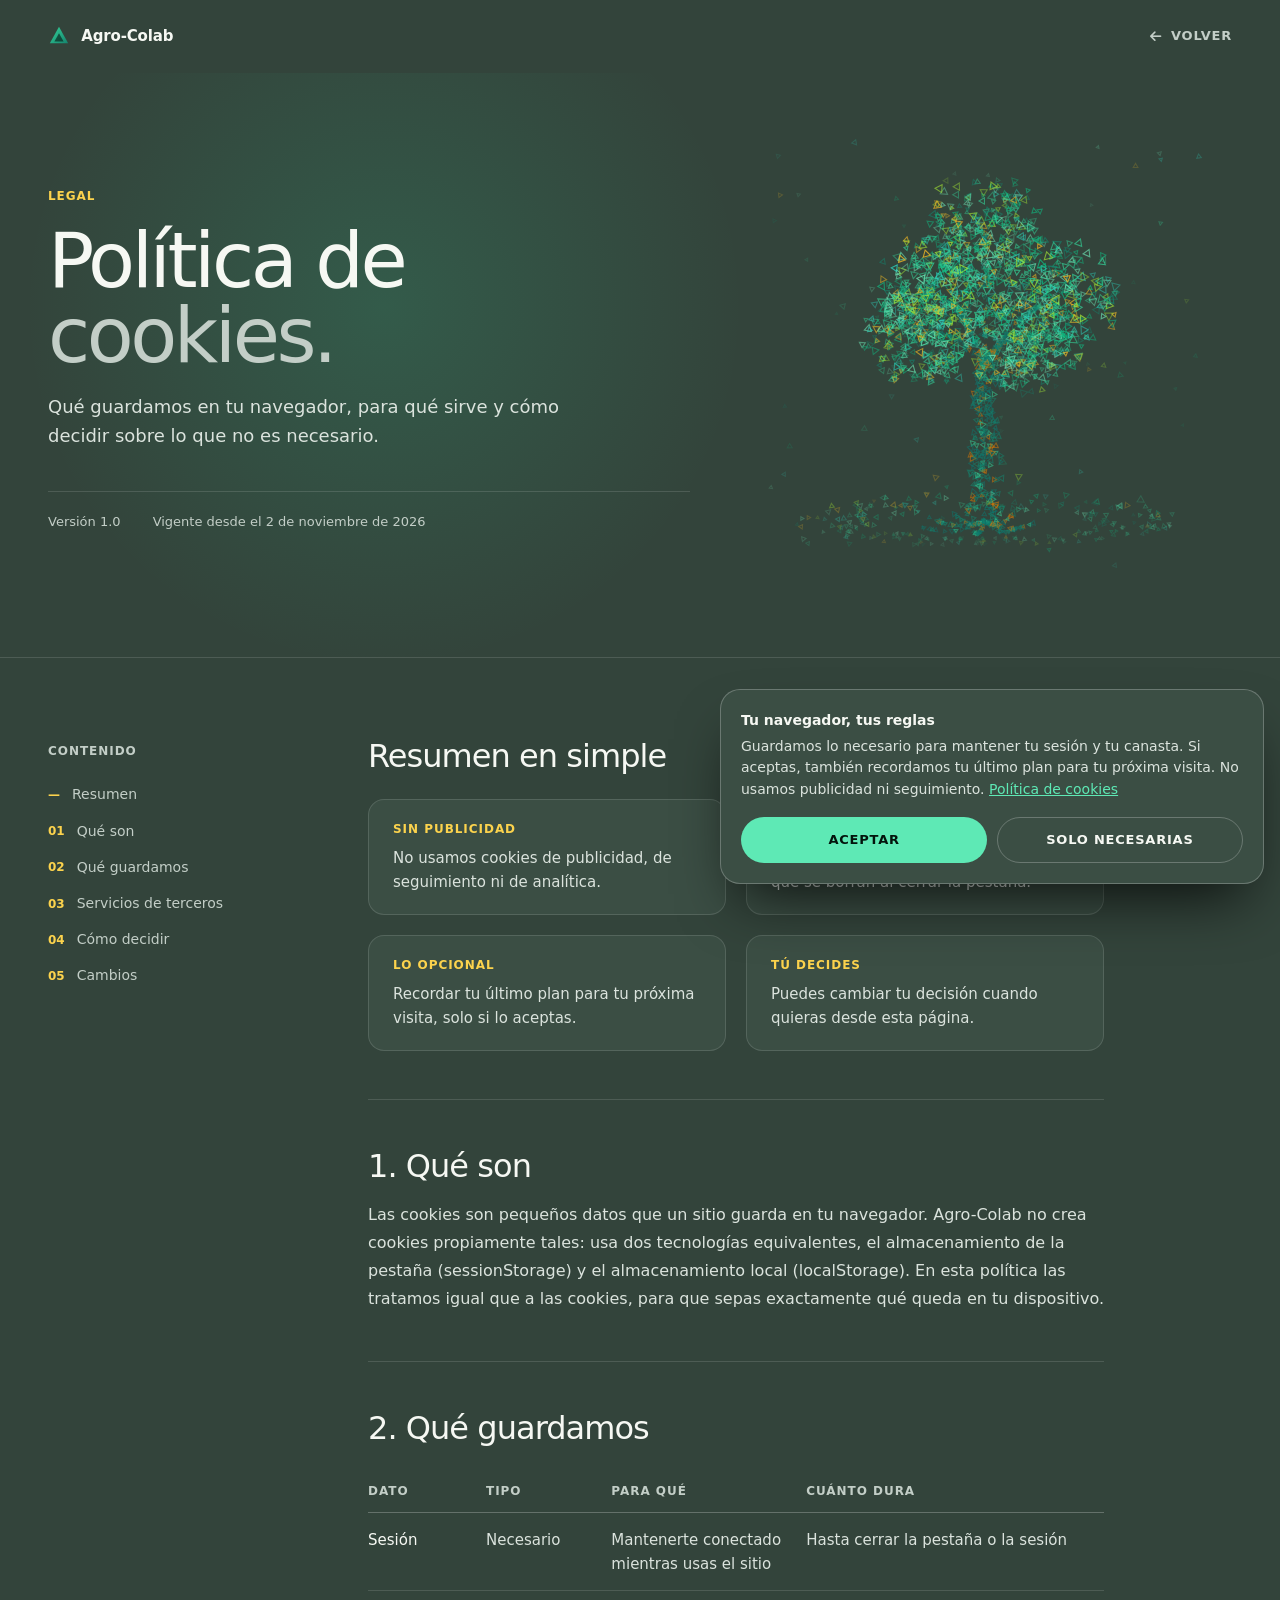
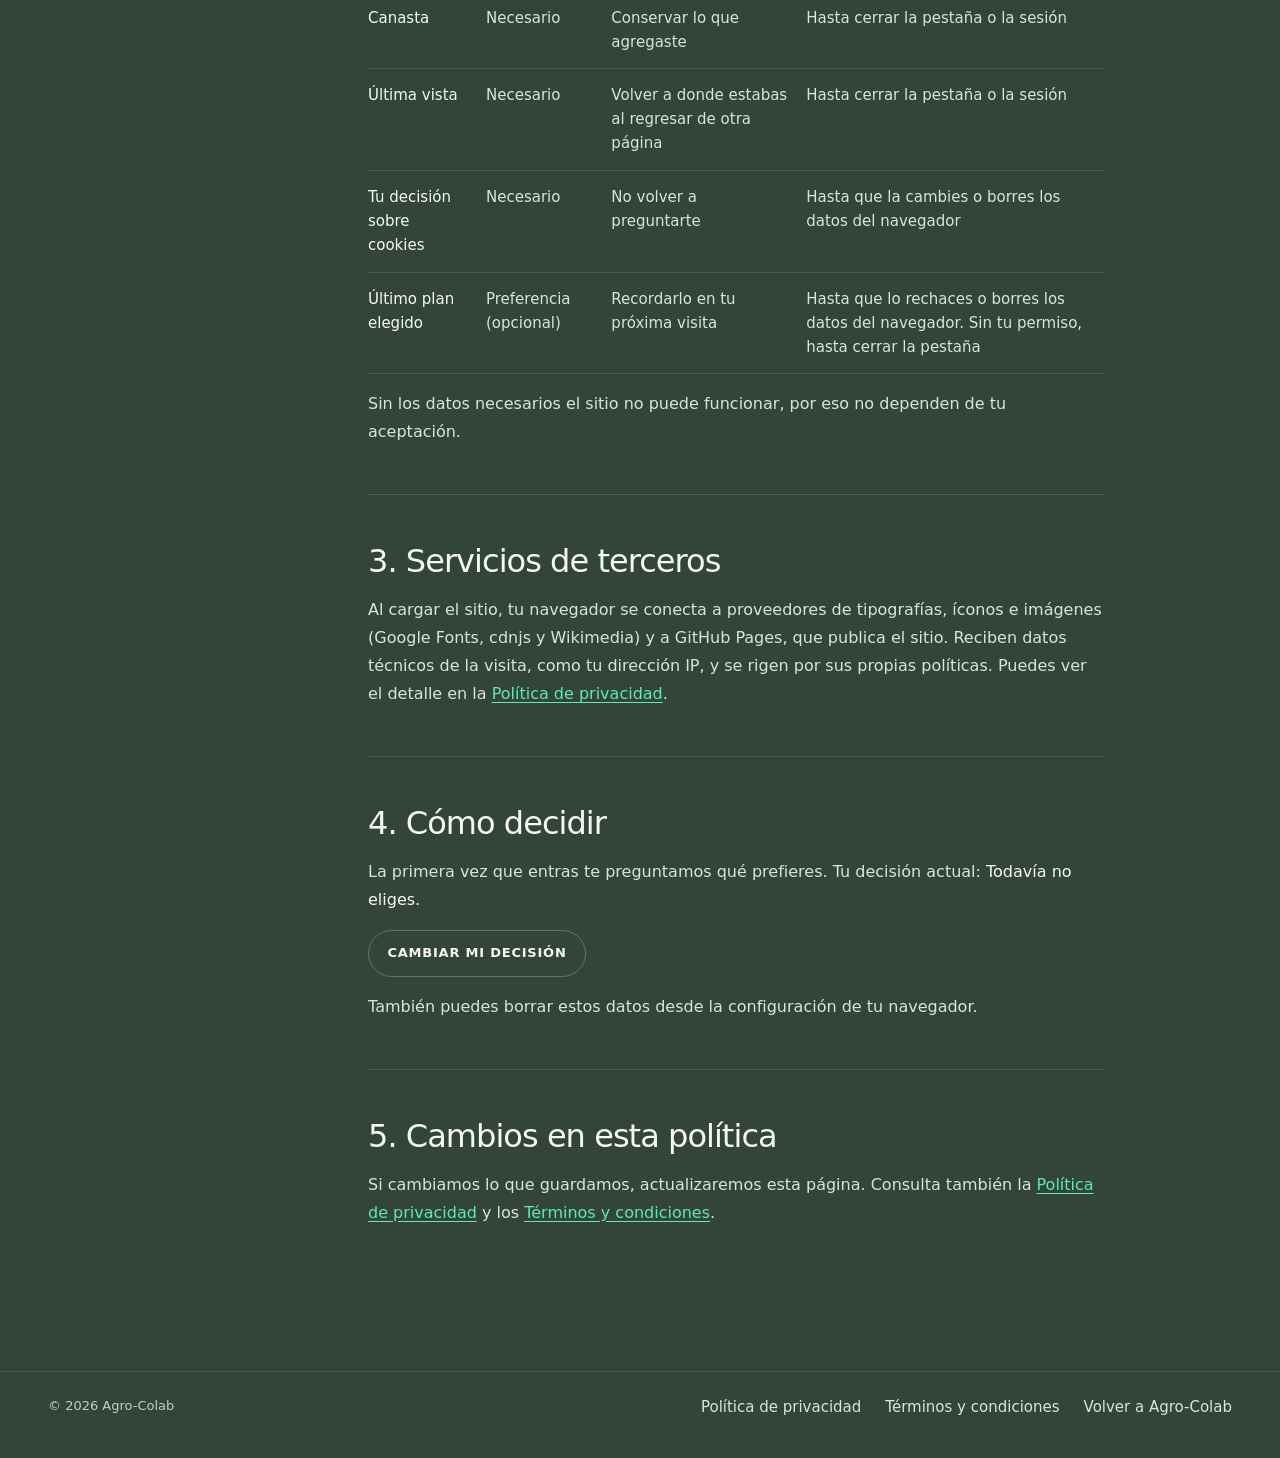
<file: frontend/cookies.html>
<!DOCTYPE html>
<html lang="es">
<head>
  <meta charset="UTF-8">
  <meta name="viewport" content="width=device-width, initial-scale=1.0">
  <meta name="theme-color" content="#33443b">
  <title>Política de cookies | Agro-Colab</title>
  <meta name="description" content="Qué guarda Agro-Colab en tu navegador, para qué sirve y cómo aceptar o rechazar lo que no es necesario.">
  <meta http-equiv="Content-Security-Policy" content="default-src 'self'; script-src 'self'; style-src 'self' 'unsafe-inline' https://fonts.googleapis.com https://cdnjs.cloudflare.com; font-src https://fonts.gstatic.com https://cdnjs.cloudflare.com; img-src 'self' data:; object-src 'none'; base-uri 'self'; form-action 'none'">
  <link rel="stylesheet" href="https://cdnjs.cloudflare.com/ajax/libs/font-awesome/6.4.0/css/all.min.css" integrity="sha512-iecdLmaskl7CVkqkXNQ/ZH/XLlvWZOJyj7Yy7tcenmpD1ypASozpmT/E0iPtmFIB46ZmdtAc9eNBvH0H/ZpiBw==" crossorigin="anonymous" referrerpolicy="no-referrer">
  <link rel="stylesheet" href="https://fonts.googleapis.com/css2?family=Inter:wght@300;400;500;600&display=swap">
  <link rel="stylesheet" href="css/styles.css?v=20261118a">
  <link rel="stylesheet" href="css/tailwind.css?v=20261110e">
  <script src="js/sitio.js?v=20261110e" defer></script>
  <script src="js/efectos.js?v=20261110e" defer></script>
  <script src="js/constelacion.js?v=20261110e" defer></script>
  <script src="js/legal.js?v=20261110e" defer></script>
</head>
<body class="tema-comprador">

  <header class="tc-nav tc-nav--solida sticky top-0 z-50">
    <div class="tc-contenedor tc-nav__fila">
      <span class="tc-marca"><svg viewBox="0 0 24 24" aria-hidden="true"><defs><linearGradient id="logo-degradado" x1="0" y1="0" x2="1" y2="1"><stop offset="0" stop-color="#34d399"/><stop offset="1" stop-color="#15846e"/></linearGradient></defs><path d="M12 2 22 20H2Z" fill="url(#logo-degradado)"/><path d="M12 9 17 18H7Z" fill="#040806" opacity=".55"/></svg> Agro-Colab</span>
      <nav class="tc-nav__enlaces">
        <a href="index.html" class="tc-enlace tc-enlace--suave"><i class="fa-solid fa-arrow-left"></i> Volver</a>
      </nav>
    </div>
  </header>

  <section class="tc-hero hero--portada">
    <div class="tc-contenedor tc-legal-portada hero__contenido">
      <div>
      <p class="tc-etiqueta">Legal</p>
      <h1 class="tc-display" style="margin-top:1.5rem">Política de<br><span class="tc-tenue">cookies.</span></h1>
      <p class="tc-cuerpo" style="margin-top:2rem">
        Qué guardamos en tu navegador, para qué sirve y cómo decidir sobre lo que no es necesario.
      </p>
      <div class="tc-legal-meta">
        <span>Versión 1.0</span>
        <span>Vigente desde el 2 de noviembre de 2026</span>
      </div>
      </div>
      <div class="tc-hero__visual tc-legal-arbol">
        <canvas data-constelacion aria-hidden="true"></canvas>
      </div>
    </div>
  </section>

  <div class="tema-comprador hoja">
    <main class="tc-contenedor tc-legal">
      <aside class="tc-indice" aria-label="Índice" data-reveal="left">
        <p class="tc-etiqueta tc-etiqueta--gris">Contenido</p>
        <ol>
          <li><a href="#resumen">Resumen</a></li>
          <li><a href="#que-son">Qué son</a></li>
          <li><a href="#que-guardamos">Qué guardamos</a></li>
          <li><a href="#terceros">Servicios de terceros</a></li>
          <li><a href="#decidir">Cómo decidir</a></li>
          <li><a href="#cambios">Cambios</a></li>
        </ol>
      </aside>

      <article class="tc-prosa">

        <section id="resumen" data-reveal>
          <h2>Resumen en simple</h2>
          <dl class="tc-resumen">
            <div><dt>Sin publicidad</dt><dd>No usamos cookies de publicidad, de seguimiento ni de analítica.</dd></div>
            <div><dt>Lo necesario</dt><dd>Tu sesión, tu canasta y la última vista, que se borran al cerrar la pestaña.</dd></div>
            <div><dt>Lo opcional</dt><dd>Recordar tu último plan para tu próxima visita, solo si lo aceptas.</dd></div>
            <div><dt>Tú decides</dt><dd>Puedes cambiar tu decisión cuando quieras desde esta página.</dd></div>
          </dl>
        </section>

        <section id="que-son" data-reveal>
          <h2>1. Qué son</h2>
          <p>
            Las cookies son pequeños datos que un sitio guarda en tu navegador. Agro-Colab no crea cookies
            propiamente tales: usa dos tecnologías equivalentes, el almacenamiento de la pestaña
            (sessionStorage) y el almacenamiento local (localStorage). En esta política las tratamos igual
            que a las cookies, para que sepas exactamente qué queda en tu dispositivo.
          </p>
        </section>

        <section id="que-guardamos" data-reveal>
          <h2>2. Qué guardamos</h2>
          <table class="tc-tabla">
            <thead><tr><th>Dato</th><th>Tipo</th><th>Para qué</th><th>Cuánto dura</th></tr></thead>
            <tbody>
              <tr><td>Sesión</td><td>Necesario</td><td>Mantenerte conectado mientras usas el sitio</td><td>Hasta cerrar la pestaña o la sesión</td></tr>
              <tr><td>Canasta</td><td>Necesario</td><td>Conservar lo que agregaste</td><td>Hasta cerrar la pestaña o la sesión</td></tr>
              <tr><td>Última vista</td><td>Necesario</td><td>Volver a donde estabas al regresar de otra página</td><td>Hasta cerrar la pestaña o la sesión</td></tr>
              <tr><td>Tu decisión sobre cookies</td><td>Necesario</td><td>No volver a preguntarte</td><td>Hasta que la cambies o borres los datos del navegador</td></tr>
              <tr><td>Último plan elegido</td><td>Preferencia (opcional)</td><td>Recordarlo en tu próxima visita</td><td>Hasta que lo rechaces o borres los datos del navegador. Sin tu permiso, hasta cerrar la pestaña</td></tr>
            </tbody>
          </table>
          <p>Sin los datos necesarios el sitio no puede funcionar, por eso no dependen de tu aceptación.</p>
        </section>

        <section id="terceros" data-reveal>
          <h2>3. Servicios de terceros</h2>
          <p>
            Al cargar el sitio, tu navegador se conecta a proveedores de tipografías, íconos e imágenes
            (Google Fonts, cdnjs y Wikimedia) y a GitHub Pages, que publica el sitio. Reciben datos técnicos
            de la visita, como tu dirección IP, y se rigen por sus propias políticas. Puedes ver el detalle en la
            <a href="privacidad.html#destinatarios">Política de privacidad</a>.
          </p>
        </section>

        <section id="decidir" data-reveal>
          <h2>4. Cómo decidir</h2>
          <p>
            La primera vez que entras te preguntamos qué prefieres. Tu decisión actual:
            <strong id="cookies-estado">Todavía no eliges.</strong>
          </p>
          <p><button type="button" id="cookies-cambiar" class="tc-boton tc-boton--contorno">Cambiar mi decisión</button></p>
          <p>También puedes borrar estos datos desde la configuración de tu navegador.</p>
        </section>

        <section id="cambios" data-reveal>
          <h2>5. Cambios en esta política</h2>
          <p>
            Si cambiamos lo que guardamos, actualizaremos esta página. Consulta también la
            <a href="privacidad.html">Política de privacidad</a> y los
            <a href="terminos.html">Términos y condiciones</a>.
          </p>
        </section>

      </article>
    </main>

    <footer class="tc-footer">
      <div class="tc-contenedor tc-footer__base" style="border-top:0">
        <span>© 2026 Agro-Colab</span>
        <span style="display:flex;gap:1.5rem">
          <a href="privacidad.html">Política de privacidad</a>
          <a href="terminos.html">Términos y condiciones</a>
          <a href="index.html">Volver a Agro-Colab</a>
        </span>
      </div>
    </footer>
  </div>
</body>
</html>
</file>
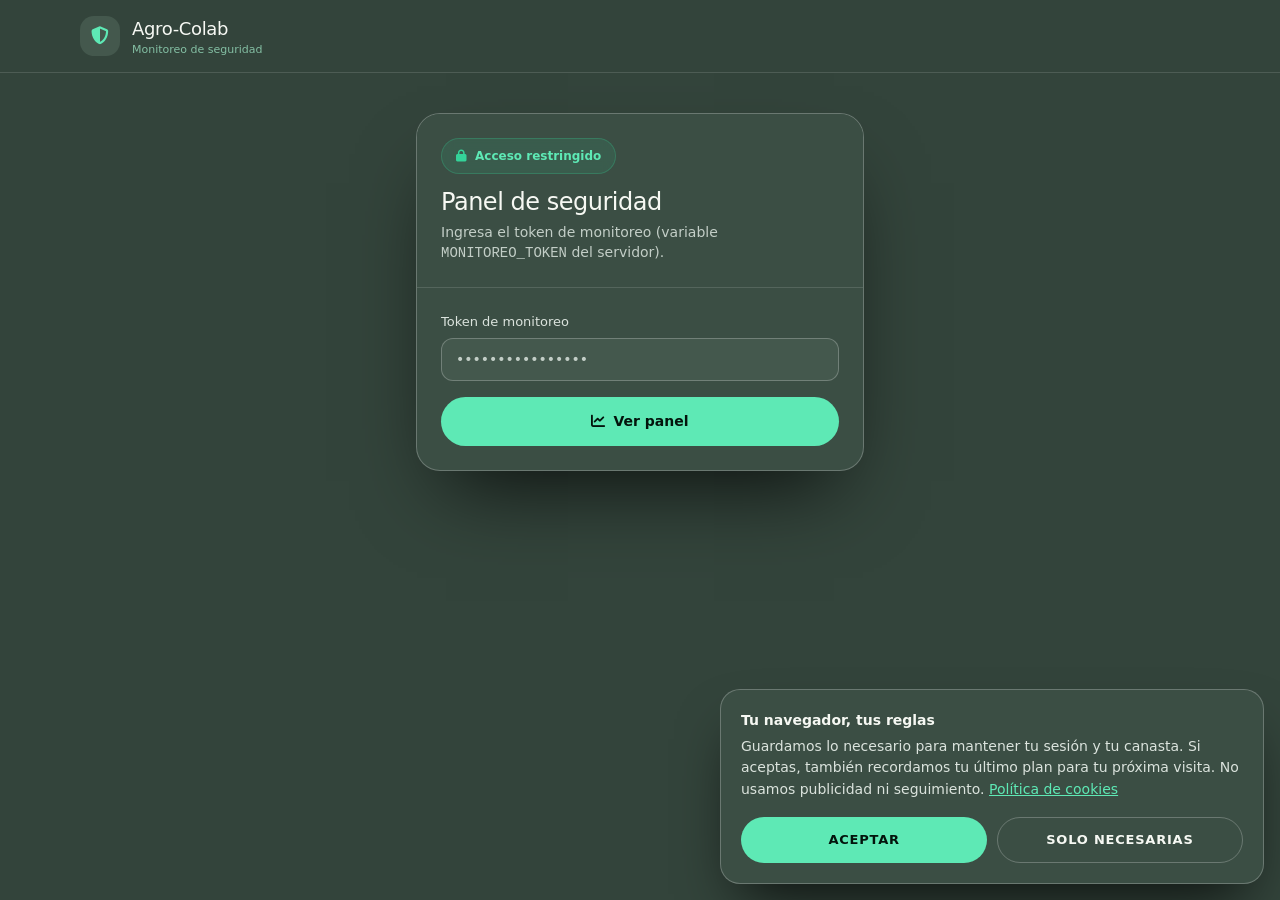
<file: frontend/monitoreo.html>
<!DOCTYPE html>
<html lang="es">
<head>
  <meta charset="UTF-8">
  <meta name="viewport" content="width=device-width, initial-scale=1.0">
  <meta http-equiv="Content-Security-Policy" content="default-src 'self'; script-src 'self'; style-src 'self' 'unsafe-inline' https://fonts.googleapis.com https://cdnjs.cloudflare.com; font-src 'self' https://fonts.gstatic.com https://cdnjs.cloudflare.com; img-src 'self' data:; connect-src 'self' http://127.0.0.1:8000 https://agro-colab.onrender.com; object-src 'none'; base-uri 'self'; form-action 'none'">
  <meta name="robots" content="noindex, nofollow">
  <meta name="referrer" content="no-referrer">
  <title>Agro-Colab | Monitoreo de seguridad</title>
  <link rel="stylesheet" href="https://cdnjs.cloudflare.com/ajax/libs/font-awesome/6.4.0/css/all.min.css" integrity="sha512-iecdLmaskl7CVkqkXNQ/ZH/XLlvWZOJyj7Yy7tcenmpD1ypASozpmT/E0iPtmFIB46ZmdtAc9eNBvH0H/ZpiBw==" crossorigin="anonymous" referrerpolicy="no-referrer">
  <link rel="stylesheet" href="https://fonts.googleapis.com/css2?family=Inter:wght@300;400;500;600&family=Plus+Jakarta+Sans:wght@400;500;600;700;800&display=swap">
  <link rel="stylesheet" href="css/styles.css?v=20261118a">
  <link rel="stylesheet" href="css/tailwind.css?v=20261110e">
  <script src="js/config.js?v=20261110e" defer></script>
  <script src="js/sitio.js?v=20261110e" defer></script>
  <script src="js/ui.js?v=20261110e" defer></script>
  <script src="js/monitoreo.js?v=20261110e" defer></script>
</head>
<body class="tema-comprador antialiased">

  <header class="header-sitio">
    <div class="max-w-6xl mx-auto px-4 h-16 md:h-[72px] flex justify-between items-center gap-3">
      <div class="flex items-center gap-3">
        <span class="logo-marca"><i class="fa-solid fa-shield-halved"></i></span>
        <div class="leading-tight">
          <p class="text-lg font-extrabold tracking-tight">Agro-Colab</p>
          <p class="hidden sm:block text-[11px] text-emerald-200/70">Monitoreo de seguridad</p>
        </div>
      </div>
      <nav class="flex items-center gap-2">
        <span id="estado-actualizacion" class="hidden sm:inline text-xs text-emerald-200/70"></span>
        <button type="button" id="btn-salir-monitoreo" class="nav-icono hidden" title="Salir" aria-label="Salir">
          <i class="fa-solid fa-arrow-right-from-bracket"></i>
        </button>
      </nav>
    </div>
  </header>

  <main class="max-w-6xl mx-auto px-4 py-10">

    <!-- Acceso con el token de monitoreo -->
    <section id="acceso-monitoreo" class="max-w-md mx-auto">
      <div class="bg-white rounded-3xl border border-stone-200 shadow-xl overflow-hidden">
        <div class="bg-gradient-to-br from-emerald-950 to-emerald-900 text-white p-6">
          <span class="hero__pill"><i class="fa-solid fa-lock"></i> Acceso restringido</span>
          <h1 class="text-2xl font-extrabold mt-3">Panel de seguridad</h1>
          <p class="text-sm text-emerald-200/80 mt-1">Ingresa el token de monitoreo (variable <code>MONITOREO_TOKEN</code> del servidor).</p>
        </div>
        <form id="form-monitoreo" class="p-6 space-y-4">
          <div>
            <label for="token-monitoreo" class="campo-etiqueta">Token de monitoreo</label>
            <input type="password" id="token-monitoreo" required autocomplete="off" class="input" placeholder="••••••••••••••••">
          </div>
          <div id="alerta-monitoreo" class="hidden"></div>
          <button type="submit" class="btn-hero btn-hero--primario w-full justify-center">
            <i class="fa-solid fa-chart-line"></i> Ver panel
          </button>
        </form>
      </div>
    </section>

    <!-- Panel -->
    <section id="panel-monitoreo" class="hidden">
      <div class="flex flex-col sm:flex-row justify-between items-start sm:items-end gap-3 mb-8">
        <div>
          <span class="eyebrow">Últimas 24 horas</span>
          <h1 class="text-3xl font-extrabold text-stone-900 mt-3">Monitoreo de seguridad</h1>
          <p class="text-sm text-stone-500 mt-1">Eventos registrados por el backend. Se conservan 30 días.</p>
        </div>
        <p id="estado-alertas" class="text-xs font-semibold px-3 py-1.5 rounded-full"></p>
      </div>

      <div class="grid grid-cols-2 lg:grid-cols-4 gap-4 md:gap-5">
        <div class="kpi">
          <div class="kpi__icono bg-stone-100 text-stone-600"><i class="fa-solid fa-list"></i></div>
          <p class="kpi__valor" id="kpi-total">0</p>
          <p class="kpi__etiqueta">Eventos</p>
        </div>
        <div class="kpi">
          <div class="kpi__icono bg-amber-50 text-amber-700"><i class="fa-solid fa-triangle-exclamation"></i></div>
          <p class="kpi__valor" id="kpi-advertencias">0</p>
          <p class="kpi__etiqueta">Advertencias</p>
        </div>
        <div class="kpi">
          <div class="kpi__icono bg-rose-50 text-rose-700"><i class="fa-solid fa-skull-crossbones"></i></div>
          <p class="kpi__valor" id="kpi-criticos">0</p>
          <p class="kpi__etiqueta">Críticos</p>
        </div>
        <div class="kpi kpi--destacado">
          <div class="kpi__icono bg-white/10 text-emerald-300"><i class="fa-solid fa-bell"></i></div>
          <p class="kpi__valor text-white" id="kpi-alertas">0</p>
          <p class="kpi__etiqueta text-emerald-200/70">Alertas enviadas</p>
        </div>
      </div>

      <div class="grid lg:grid-cols-[20rem_1fr] gap-6 mt-8 items-start">
        <div class="bg-white rounded-3xl border border-stone-200 p-5">
          <h2 class="font-extrabold text-stone-900 mb-4">Eventos por tipo</h2>
          <div id="lista-tipos" class="space-y-3"></div>
        </div>
        <div class="bg-white rounded-3xl border border-stone-200 overflow-hidden">
          <h2 class="font-extrabold text-stone-900 p-5 pb-3">Últimos eventos</h2>
          <div class="overflow-x-auto">
            <table class="w-full text-xs">
              <thead class="bg-stone-50 text-stone-500 uppercase tracking-wider text-[10px]">
                <tr>
                  <th class="text-left font-bold px-4 py-2">Hora</th>
                  <th class="text-left font-bold px-4 py-2">Severidad</th>
                  <th class="text-left font-bold px-4 py-2">Evento</th>
                  <th class="text-left font-bold px-4 py-2">Origen</th>
                  <th class="text-left font-bold px-4 py-2">Detalle</th>
                </tr>
              </thead>
              <tbody id="tabla-eventos" class="divide-y divide-stone-100"></tbody>
            </table>
          </div>
        </div>
      </div>
    </section>
  </main>
</body>
</html>
</file>
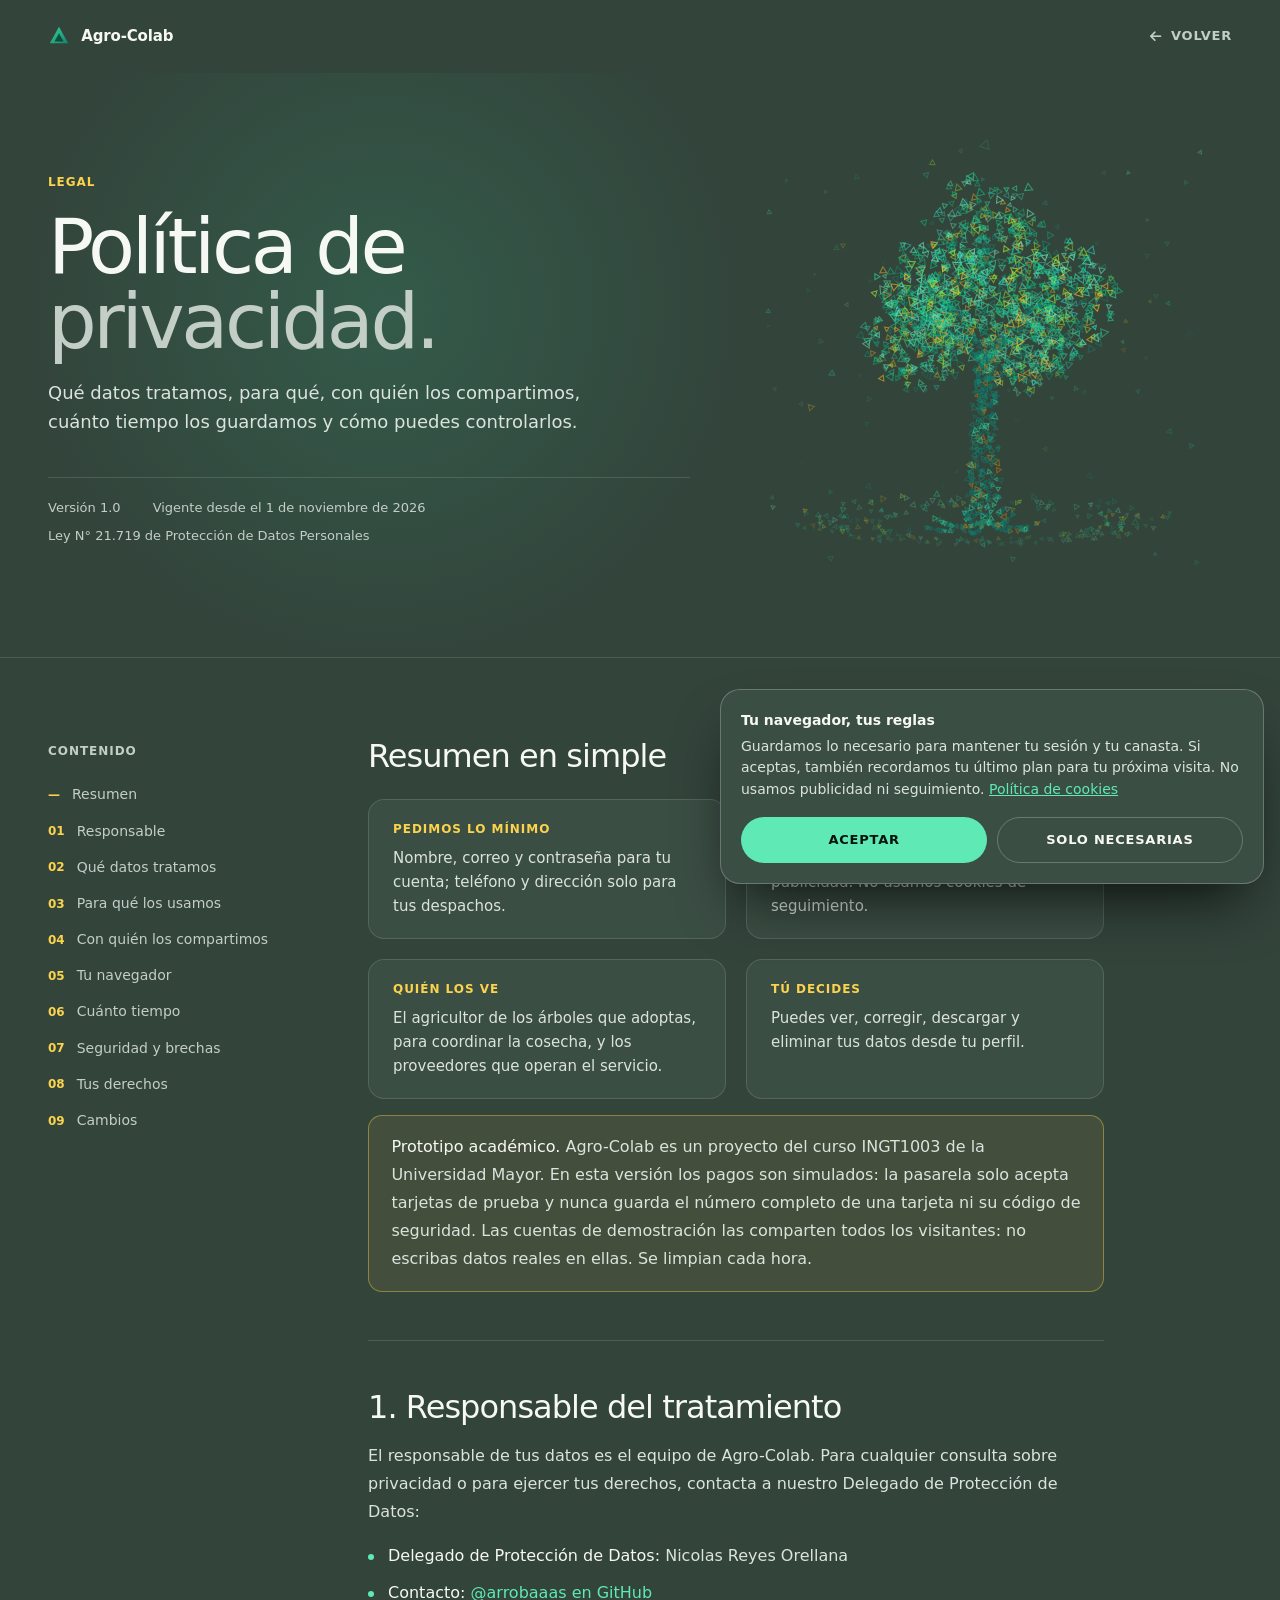
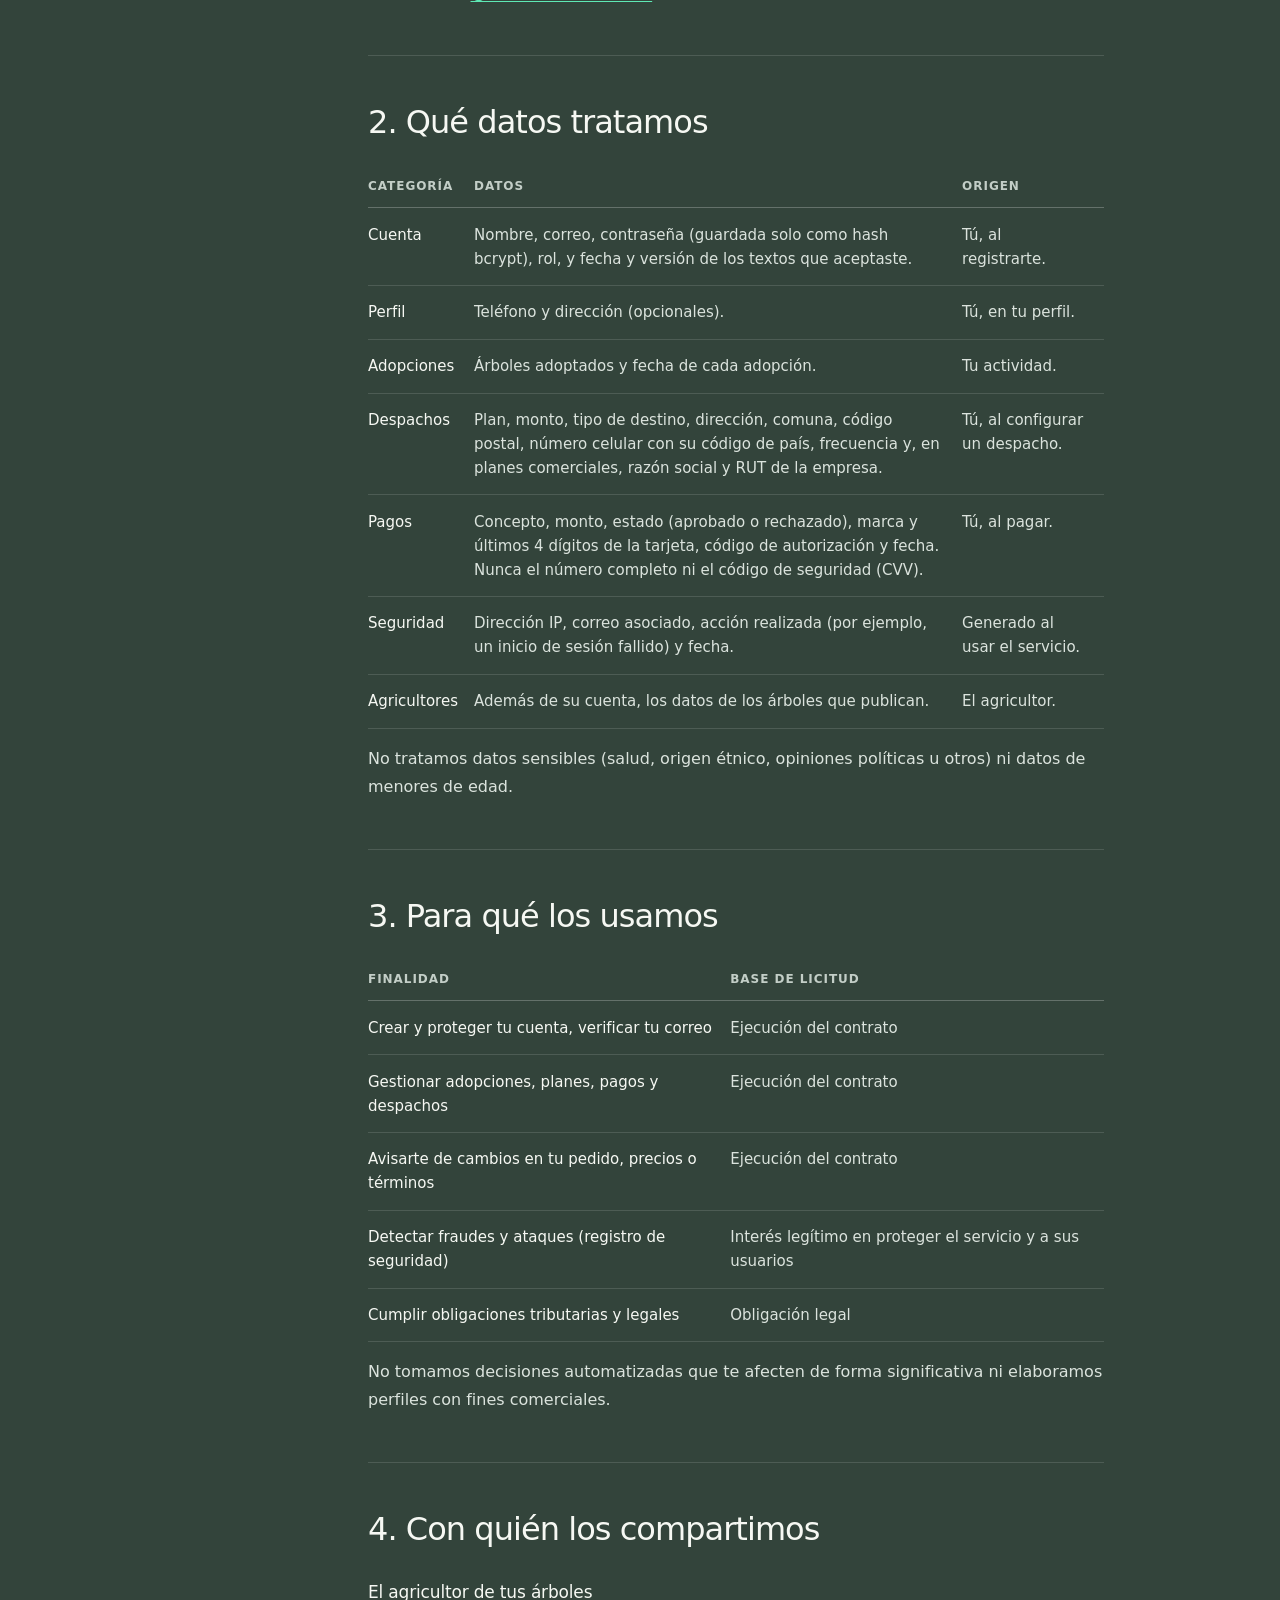
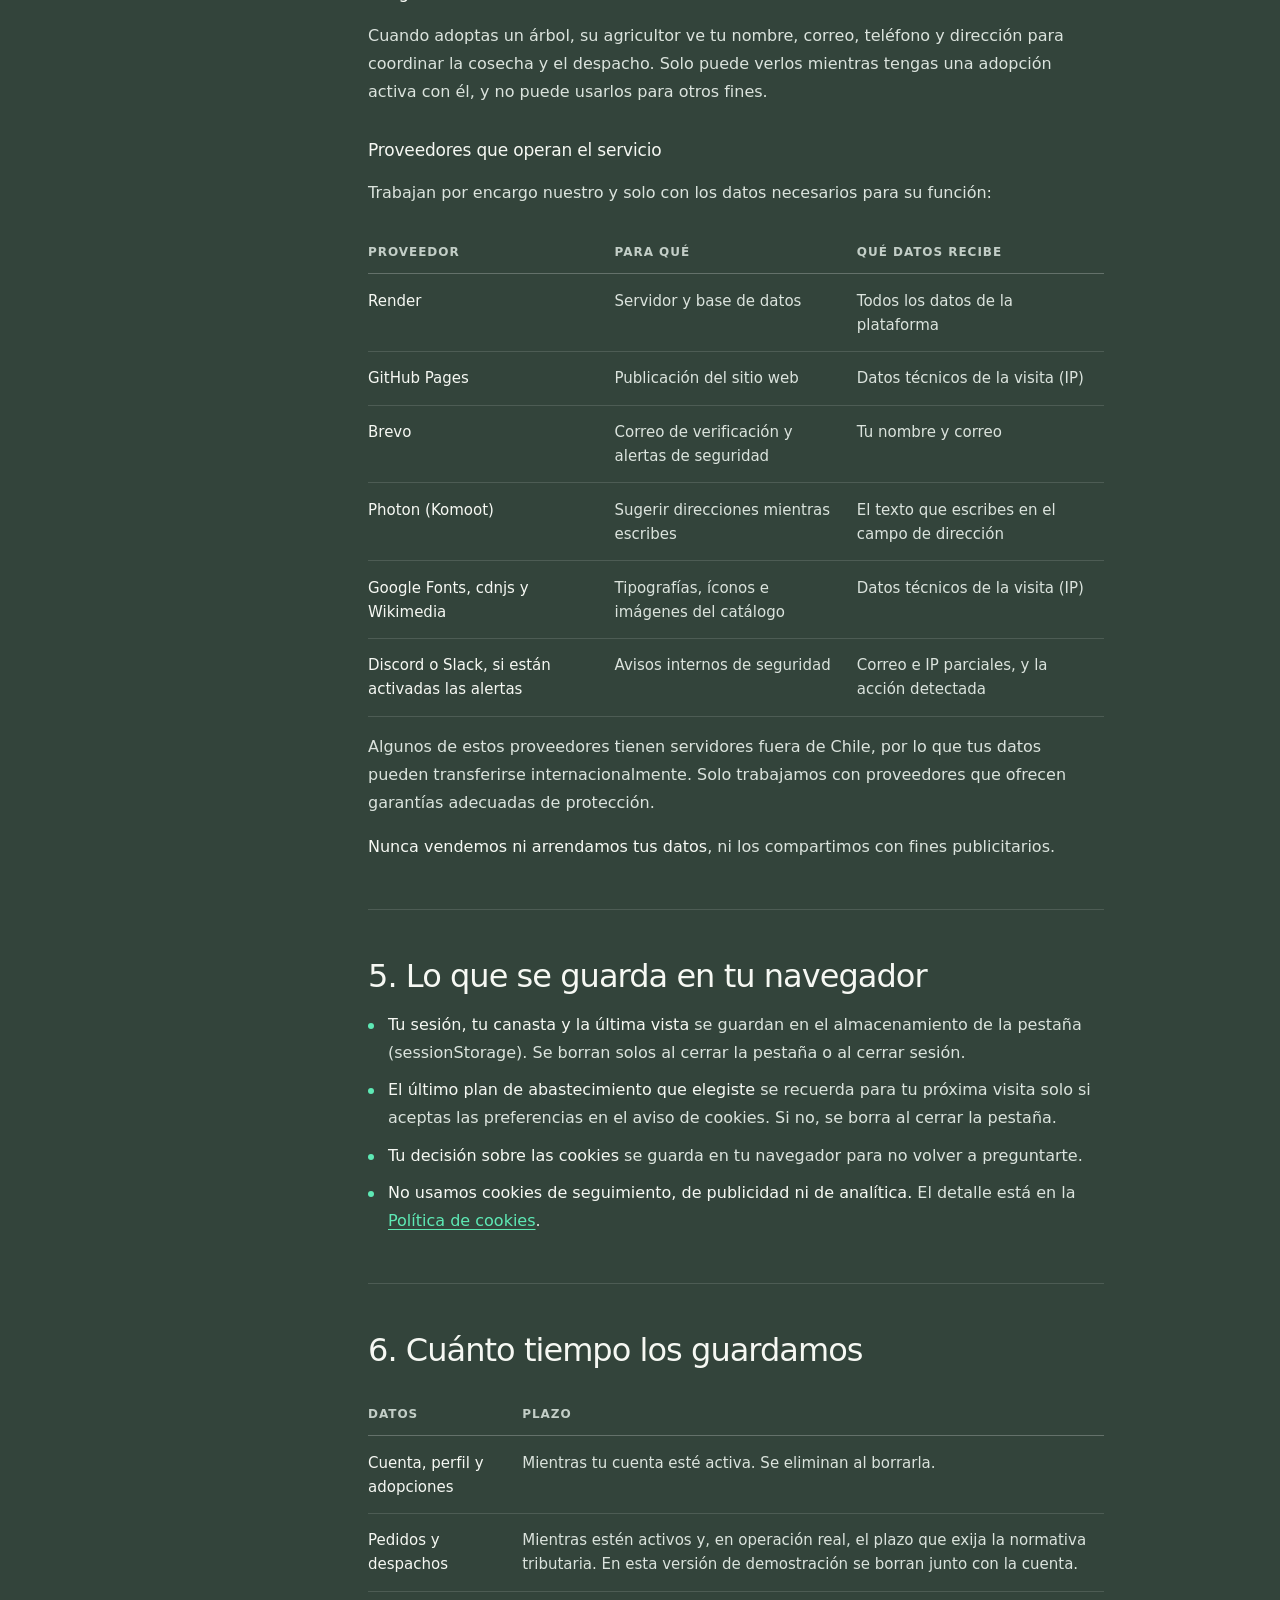
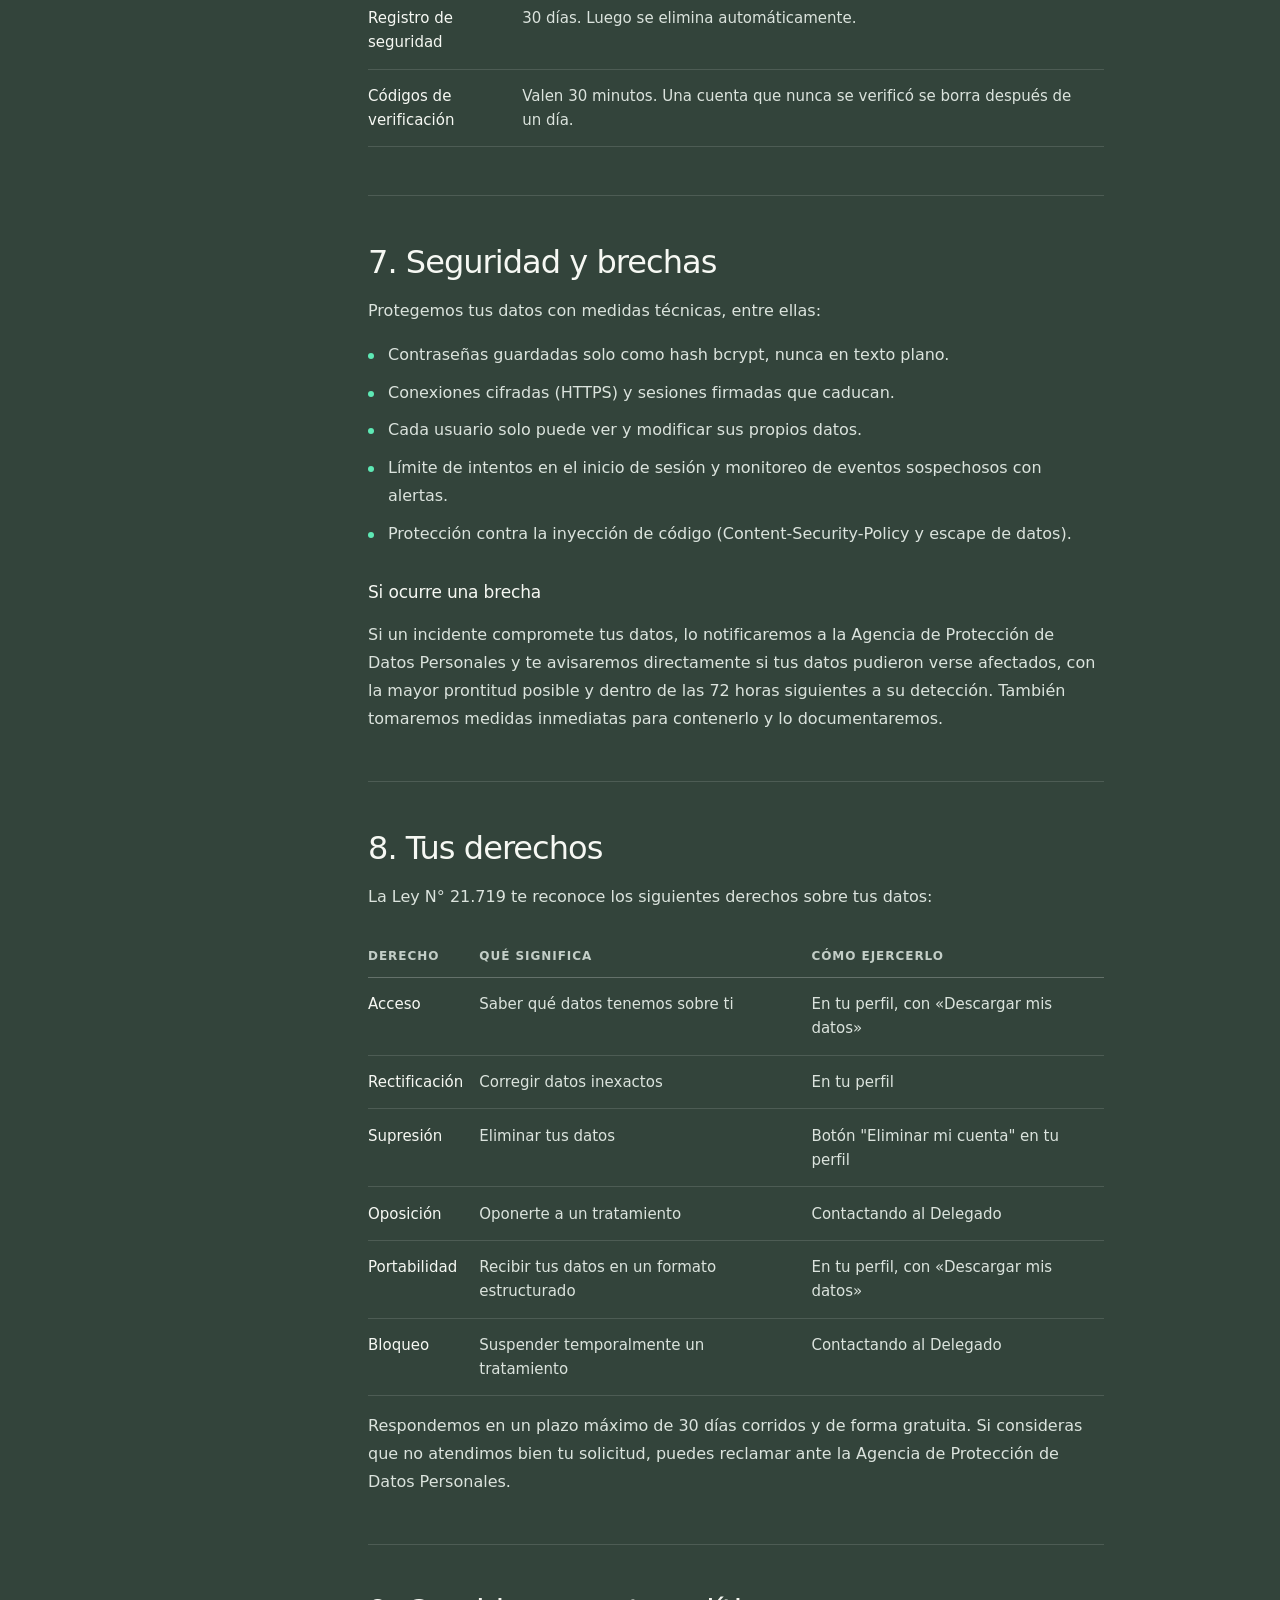
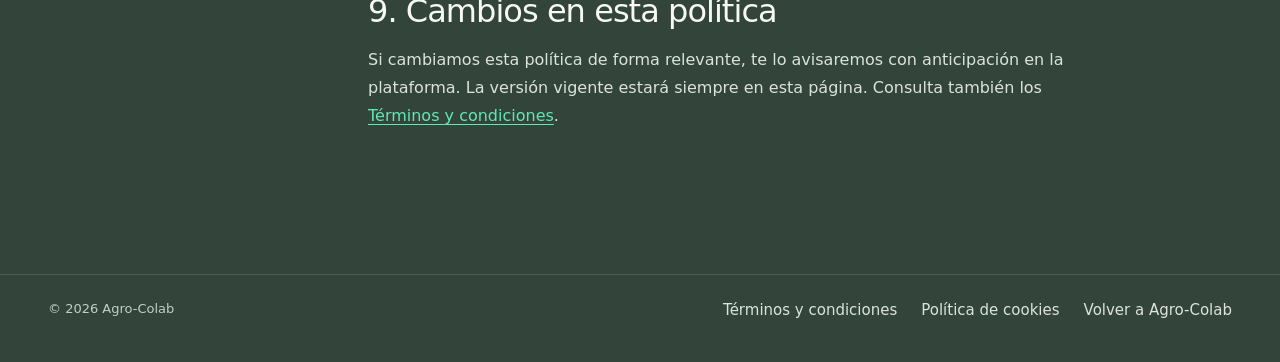
<file: frontend/privacidad.html>
<!DOCTYPE html>
<html lang="es">
<head>
  <meta charset="UTF-8">
  <meta name="viewport" content="width=device-width, initial-scale=1.0">
  <meta name="theme-color" content="#33443b">
  <title>Política de privacidad | Agro-Colab</title>
  <meta name="description" content="Cómo Agro-Colab trata tus datos personales conforme a la Ley N° 21.719: qué datos, para qué, con quién, por cuánto tiempo y cómo ejercer tus derechos.">
  <meta http-equiv="Content-Security-Policy" content="default-src 'self'; script-src 'self'; style-src 'self' 'unsafe-inline' https://fonts.googleapis.com https://cdnjs.cloudflare.com; font-src https://fonts.gstatic.com https://cdnjs.cloudflare.com; img-src 'self' data:; object-src 'none'; base-uri 'self'; form-action 'none'">
  <link rel="stylesheet" href="https://cdnjs.cloudflare.com/ajax/libs/font-awesome/6.4.0/css/all.min.css" integrity="sha512-iecdLmaskl7CVkqkXNQ/ZH/XLlvWZOJyj7Yy7tcenmpD1ypASozpmT/E0iPtmFIB46ZmdtAc9eNBvH0H/ZpiBw==" crossorigin="anonymous" referrerpolicy="no-referrer">
  <link rel="stylesheet" href="https://fonts.googleapis.com/css2?family=Inter:wght@300;400;500;600&display=swap">
  <link rel="stylesheet" href="css/styles.css?v=20261118a">
  <link rel="stylesheet" href="css/tailwind.css?v=20261110e">
  <script src="js/sitio.js?v=20261110e" defer></script>
  <script src="js/efectos.js?v=20261110e" defer></script>
  <script src="js/constelacion.js?v=20261110e" defer></script>
  <script src="js/legal.js?v=20261110e" defer></script>
</head>
<body class="tema-comprador">

  <header class="tc-nav tc-nav--solida sticky top-0 z-50">
    <div class="tc-contenedor tc-nav__fila">
      <span class="tc-marca"><svg viewBox="0 0 24 24" aria-hidden="true"><defs><linearGradient id="logo-degradado" x1="0" y1="0" x2="1" y2="1"><stop offset="0" stop-color="#34d399"/><stop offset="1" stop-color="#15846e"/></linearGradient></defs><path d="M12 2 22 20H2Z" fill="url(#logo-degradado)"/><path d="M12 9 17 18H7Z" fill="#040806" opacity=".55"/></svg> Agro-Colab</span>
      <nav class="tc-nav__enlaces">
        <a href="index.html" class="tc-enlace tc-enlace--suave"><i class="fa-solid fa-arrow-left"></i> Volver</a>
      </nav>
    </div>
  </header>

  <section class="tc-hero hero--portada">
    <div class="tc-contenedor tc-legal-portada hero__contenido">
      <div>
      <p class="tc-etiqueta">Legal</p>
      <h1 class="tc-display" style="margin-top:1.5rem">Política de<br><span class="tc-tenue">privacidad.</span></h1>
      <p class="tc-cuerpo" style="margin-top:2rem">
        Qué datos tratamos, para qué, con quién los compartimos, cuánto tiempo los guardamos
        y cómo puedes controlarlos.
      </p>
      <div class="tc-legal-meta">
        <span>Versión 1.0</span>
        <span>Vigente desde el 1 de noviembre de 2026</span>
        <span>Ley N° 21.719 de Protección de Datos Personales</span>
      </div>
      </div>
      <div class="tc-hero__visual tc-legal-arbol">
        <canvas data-constelacion aria-hidden="true"></canvas>
      </div>
    </div>
  </section>

  <div class="tema-comprador hoja">
    <main class="tc-contenedor tc-legal">
      <aside class="tc-indice" aria-label="Índice" data-reveal="left">
        <p class="tc-etiqueta tc-etiqueta--gris">Contenido</p>
        <ol>
          <li><a href="#resumen">Resumen</a></li>
          <li><a href="#responsable">Responsable</a></li>
          <li><a href="#datos">Qué datos tratamos</a></li>
          <li><a href="#finalidades">Para qué los usamos</a></li>
          <li><a href="#destinatarios">Con quién los compartimos</a></li>
          <li><a href="#navegador">Tu navegador</a></li>
          <li><a href="#conservacion">Cuánto tiempo</a></li>
          <li><a href="#seguridad">Seguridad y brechas</a></li>
          <li><a href="#derechos">Tus derechos</a></li>
          <li><a href="#cambios">Cambios</a></li>
        </ol>
      </aside>

      <article class="tc-prosa">

        <section id="resumen" data-reveal>
          <h2>Resumen en simple</h2>
          <dl class="tc-resumen">
            <div><dt>Pedimos lo mínimo</dt><dd>Nombre, correo y contraseña para tu cuenta; teléfono y dirección solo para tus despachos.</dd></div>
            <div><dt>No vendemos datos</dt><dd>Ni los arrendamos ni los usamos para publicidad. No usamos cookies de seguimiento.</dd></div>
            <div><dt>Quién los ve</dt><dd>El agricultor de los árboles que adoptas, para coordinar la cosecha, y los proveedores que operan el servicio.</dd></div>
            <div><dt>Tú decides</dt><dd>Puedes ver, corregir, descargar y eliminar tus datos desde tu perfil.</dd></div>
          </dl>
          <p class="tc-aviso">
            <strong>Prototipo académico.</strong> Agro-Colab es un proyecto del curso INGT1003 de la
            Universidad Mayor. En esta versión los pagos son simulados: la pasarela solo acepta tarjetas
            de prueba y nunca guarda el número completo de una tarjeta ni su código de seguridad. Las cuentas de
            demostración las comparten todos los visitantes: no escribas datos reales en ellas. Se limpian cada hora.
          </p>
        </section>

        <section id="responsable" data-reveal>
          <h2>1. Responsable del tratamiento</h2>
          <p>
            El responsable de tus datos es el equipo de Agro-Colab. Para cualquier consulta sobre
            privacidad o para ejercer tus derechos, contacta a nuestro Delegado de Protección de Datos:
          </p>
          <ul>
            <li><strong>Delegado de Protección de Datos:</strong> Nicolas Reyes Orellana</li>
            <li><strong>Contacto:</strong> <a href="https://github.com/arrobaaas" target="_blank" rel="noopener">@arrobaaas en GitHub</a></li>
          </ul>
        </section>

        <section id="datos" data-reveal>
          <h2>2. Qué datos tratamos</h2>
          <table class="tc-tabla">
            <thead><tr><th>Categoría</th><th>Datos</th><th>Origen</th></tr></thead>
            <tbody>
              <tr><td>Cuenta</td><td>Nombre, correo, contraseña (guardada solo como hash bcrypt), rol, y fecha y versión de los textos que aceptaste.</td><td>Tú, al registrarte.</td></tr>
              <tr><td>Perfil</td><td>Teléfono y dirección (opcionales).</td><td>Tú, en tu perfil.</td></tr>
              <tr><td>Adopciones</td><td>Árboles adoptados y fecha de cada adopción.</td><td>Tu actividad.</td></tr>
              <tr><td>Despachos</td><td>Plan, monto, tipo de destino, dirección, comuna, código postal, número celular con su código de país, frecuencia y, en planes comerciales, razón social y RUT de la empresa.</td><td>Tú, al configurar un despacho.</td></tr>
              <tr><td>Pagos</td><td>Concepto, monto, estado (aprobado o rechazado), marca y últimos 4 dígitos de la tarjeta, código de autorización y fecha. Nunca el número completo ni el código de seguridad (CVV).</td><td>Tú, al pagar.</td></tr>
              <tr><td>Seguridad</td><td>Dirección IP, correo asociado, acción realizada (por ejemplo, un inicio de sesión fallido) y fecha.</td><td>Generado al usar el servicio.</td></tr>
              <tr><td>Agricultores</td><td>Además de su cuenta, los datos de los árboles que publican.</td><td>El agricultor.</td></tr>
            </tbody>
          </table>
          <p>No tratamos datos sensibles (salud, origen étnico, opiniones políticas u otros) ni datos de menores de edad.</p>
        </section>

        <section id="finalidades" data-reveal>
          <h2>3. Para qué los usamos</h2>
          <table class="tc-tabla">
            <thead><tr><th>Finalidad</th><th>Base de licitud</th></tr></thead>
            <tbody>
              <tr><td>Crear y proteger tu cuenta, verificar tu correo</td><td>Ejecución del contrato</td></tr>
              <tr><td>Gestionar adopciones, planes, pagos y despachos</td><td>Ejecución del contrato</td></tr>
              <tr><td>Avisarte de cambios en tu pedido, precios o términos</td><td>Ejecución del contrato</td></tr>
              <tr><td>Detectar fraudes y ataques (registro de seguridad)</td><td>Interés legítimo en proteger el servicio y a sus usuarios</td></tr>
              <tr><td>Cumplir obligaciones tributarias y legales</td><td>Obligación legal</td></tr>
            </tbody>
          </table>
          <p>No tomamos decisiones automatizadas que te afecten de forma significativa ni elaboramos perfiles con fines comerciales.</p>
        </section>

        <section id="destinatarios" data-reveal>
          <h2>4. Con quién los compartimos</h2>
          <h3>El agricultor de tus árboles</h3>
          <p>
            Cuando adoptas un árbol, su agricultor ve tu nombre, correo, teléfono y dirección para coordinar
            la cosecha y el despacho. Solo puede verlos mientras tengas una adopción activa con él, y no
            puede usarlos para otros fines.
          </p>
          <h3>Proveedores que operan el servicio</h3>
          <p>Trabajan por encargo nuestro y solo con los datos necesarios para su función:</p>
          <table class="tc-tabla">
            <thead><tr><th>Proveedor</th><th>Para qué</th><th>Qué datos recibe</th></tr></thead>
            <tbody>
              <tr><td>Render</td><td>Servidor y base de datos</td><td>Todos los datos de la plataforma</td></tr>
              <tr><td>GitHub Pages</td><td>Publicación del sitio web</td><td>Datos técnicos de la visita (IP)</td></tr>
              <tr><td>Brevo</td><td>Correo de verificación y alertas de seguridad</td><td>Tu nombre y correo</td></tr>
              <tr><td>Photon (Komoot)</td><td>Sugerir direcciones mientras escribes</td><td>El texto que escribes en el campo de dirección</td></tr>
              <tr><td>Google Fonts, cdnjs y Wikimedia</td><td>Tipografías, íconos e imágenes del catálogo</td><td>Datos técnicos de la visita (IP)</td></tr>
              <tr><td>Discord o Slack, si están activadas las alertas</td><td>Avisos internos de seguridad</td><td>Correo e IP parciales, y la acción detectada</td></tr>
            </tbody>
          </table>
          <p>
            Algunos de estos proveedores tienen servidores fuera de Chile, por lo que tus datos pueden
            transferirse internacionalmente. Solo trabajamos con proveedores que ofrecen garantías
            adecuadas de protección.
          </p>
          <p><strong>Nunca vendemos ni arrendamos tus datos</strong>, ni los compartimos con fines publicitarios.</p>
        </section>

        <section id="navegador" data-reveal>
          <h2>5. Lo que se guarda en tu navegador</h2>
          <ul>
            <li><strong>Tu sesión, tu canasta y la última vista</strong> se guardan en el almacenamiento de la pestaña (sessionStorage). Se borran solos al cerrar la pestaña o al cerrar sesión.</li>
            <li><strong>El último plan de abastecimiento que elegiste</strong> se recuerda para tu próxima visita solo si aceptas las preferencias en el aviso de cookies. Si no, se borra al cerrar la pestaña.</li>
            <li><strong>Tu decisión sobre las cookies</strong> se guarda en tu navegador para no volver a preguntarte.</li>
            <li><strong>No usamos cookies de seguimiento, de publicidad ni de analítica.</strong> El detalle está en la <a href="cookies.html">Política de cookies</a>.</li>
          </ul>
        </section>

        <section id="conservacion" data-reveal>
          <h2>6. Cuánto tiempo los guardamos</h2>
          <table class="tc-tabla">
            <thead><tr><th>Datos</th><th>Plazo</th></tr></thead>
            <tbody>
              <tr><td>Cuenta, perfil y adopciones</td><td>Mientras tu cuenta esté activa. Se eliminan al borrarla.</td></tr>
              <tr><td>Pedidos y despachos</td><td>Mientras estén activos y, en operación real, el plazo que exija la normativa tributaria. En esta versión de demostración se borran junto con la cuenta.</td></tr>
              <tr><td>Registro de seguridad</td><td>30 días. Luego se elimina automáticamente.</td></tr>
              <tr><td>Códigos de verificación</td><td>Valen 30 minutos. Una cuenta que nunca se verificó se borra después de un día.</td></tr>
            </tbody>
          </table>
        </section>

        <section id="seguridad" data-reveal>
          <h2>7. Seguridad y brechas</h2>
          <p>Protegemos tus datos con medidas técnicas, entre ellas:</p>
          <ul>
            <li>Contraseñas guardadas solo como hash bcrypt, nunca en texto plano.</li>
            <li>Conexiones cifradas (HTTPS) y sesiones firmadas que caducan.</li>
            <li>Cada usuario solo puede ver y modificar sus propios datos.</li>
            <li>Límite de intentos en el inicio de sesión y monitoreo de eventos sospechosos con alertas.</li>
            <li>Protección contra la inyección de código (Content-Security-Policy y escape de datos).</li>
          </ul>
          <h3>Si ocurre una brecha</h3>
          <p>
            Si un incidente compromete tus datos, lo notificaremos a la Agencia de Protección de Datos
            Personales y te avisaremos directamente si tus datos pudieron verse afectados, con la mayor
            prontitud posible y dentro de las 72 horas siguientes a su detección. También tomaremos medidas
            inmediatas para contenerlo y lo documentaremos.
          </p>
        </section>

        <section id="derechos" data-reveal>
          <h2>8. Tus derechos</h2>
          <p>La Ley N° 21.719 te reconoce los siguientes derechos sobre tus datos:</p>
          <table class="tc-tabla">
            <thead><tr><th>Derecho</th><th>Qué significa</th><th>Cómo ejercerlo</th></tr></thead>
            <tbody>
              <tr><td>Acceso</td><td>Saber qué datos tenemos sobre ti</td><td>En tu perfil, con «Descargar mis datos»</td></tr>
              <tr><td>Rectificación</td><td>Corregir datos inexactos</td><td>En tu perfil</td></tr>
              <tr><td>Supresión</td><td>Eliminar tus datos</td><td>Botón "Eliminar mi cuenta" en tu perfil</td></tr>
              <tr><td>Oposición</td><td>Oponerte a un tratamiento</td><td>Contactando al Delegado</td></tr>
              <tr><td>Portabilidad</td><td>Recibir tus datos en un formato estructurado</td><td>En tu perfil, con «Descargar mis datos»</td></tr>
              <tr><td>Bloqueo</td><td>Suspender temporalmente un tratamiento</td><td>Contactando al Delegado</td></tr>
            </tbody>
          </table>
          <p>
            Respondemos en un plazo máximo de 30 días corridos y de forma gratuita. Si consideras que no
            atendimos bien tu solicitud, puedes reclamar ante la Agencia de Protección de Datos Personales.
          </p>
        </section>

        <section id="cambios" data-reveal>
          <h2>9. Cambios en esta política</h2>
          <p>
            Si cambiamos esta política de forma relevante, te lo avisaremos con anticipación en la plataforma.
            La versión vigente estará siempre en esta página. Consulta también los
            <a href="terminos.html">Términos y condiciones</a>.
          </p>
        </section>

      </article>
    </main>

    <footer class="tc-footer">
      <div class="tc-contenedor tc-footer__base" style="border-top:0">
        <span>© 2026 Agro-Colab</span>
        <span style="display:flex;gap:1.5rem">
          <a href="terminos.html">Términos y condiciones</a>
          <a href="cookies.html">Política de cookies</a>
          <a href="index.html">Volver a Agro-Colab</a>
        </span>
      </div>
    </footer>
  </div>
</body>
</html>
</file>
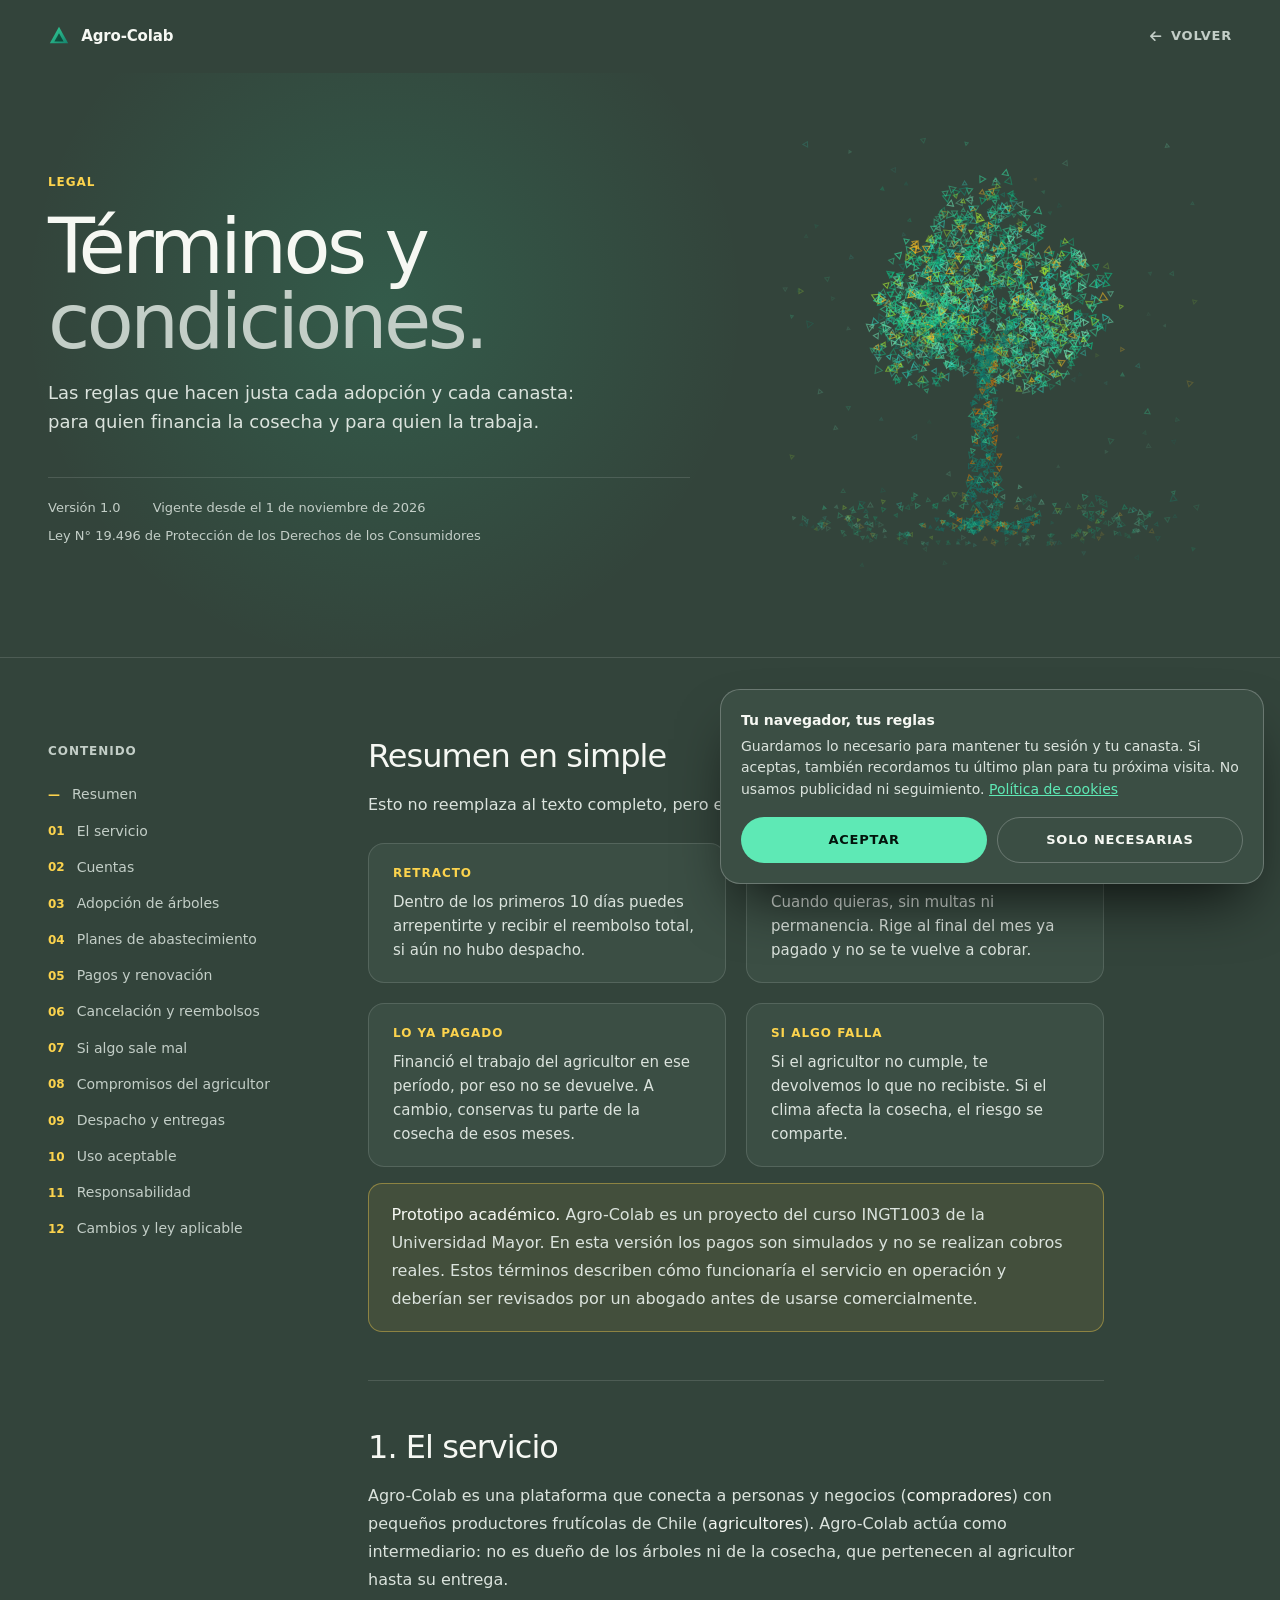
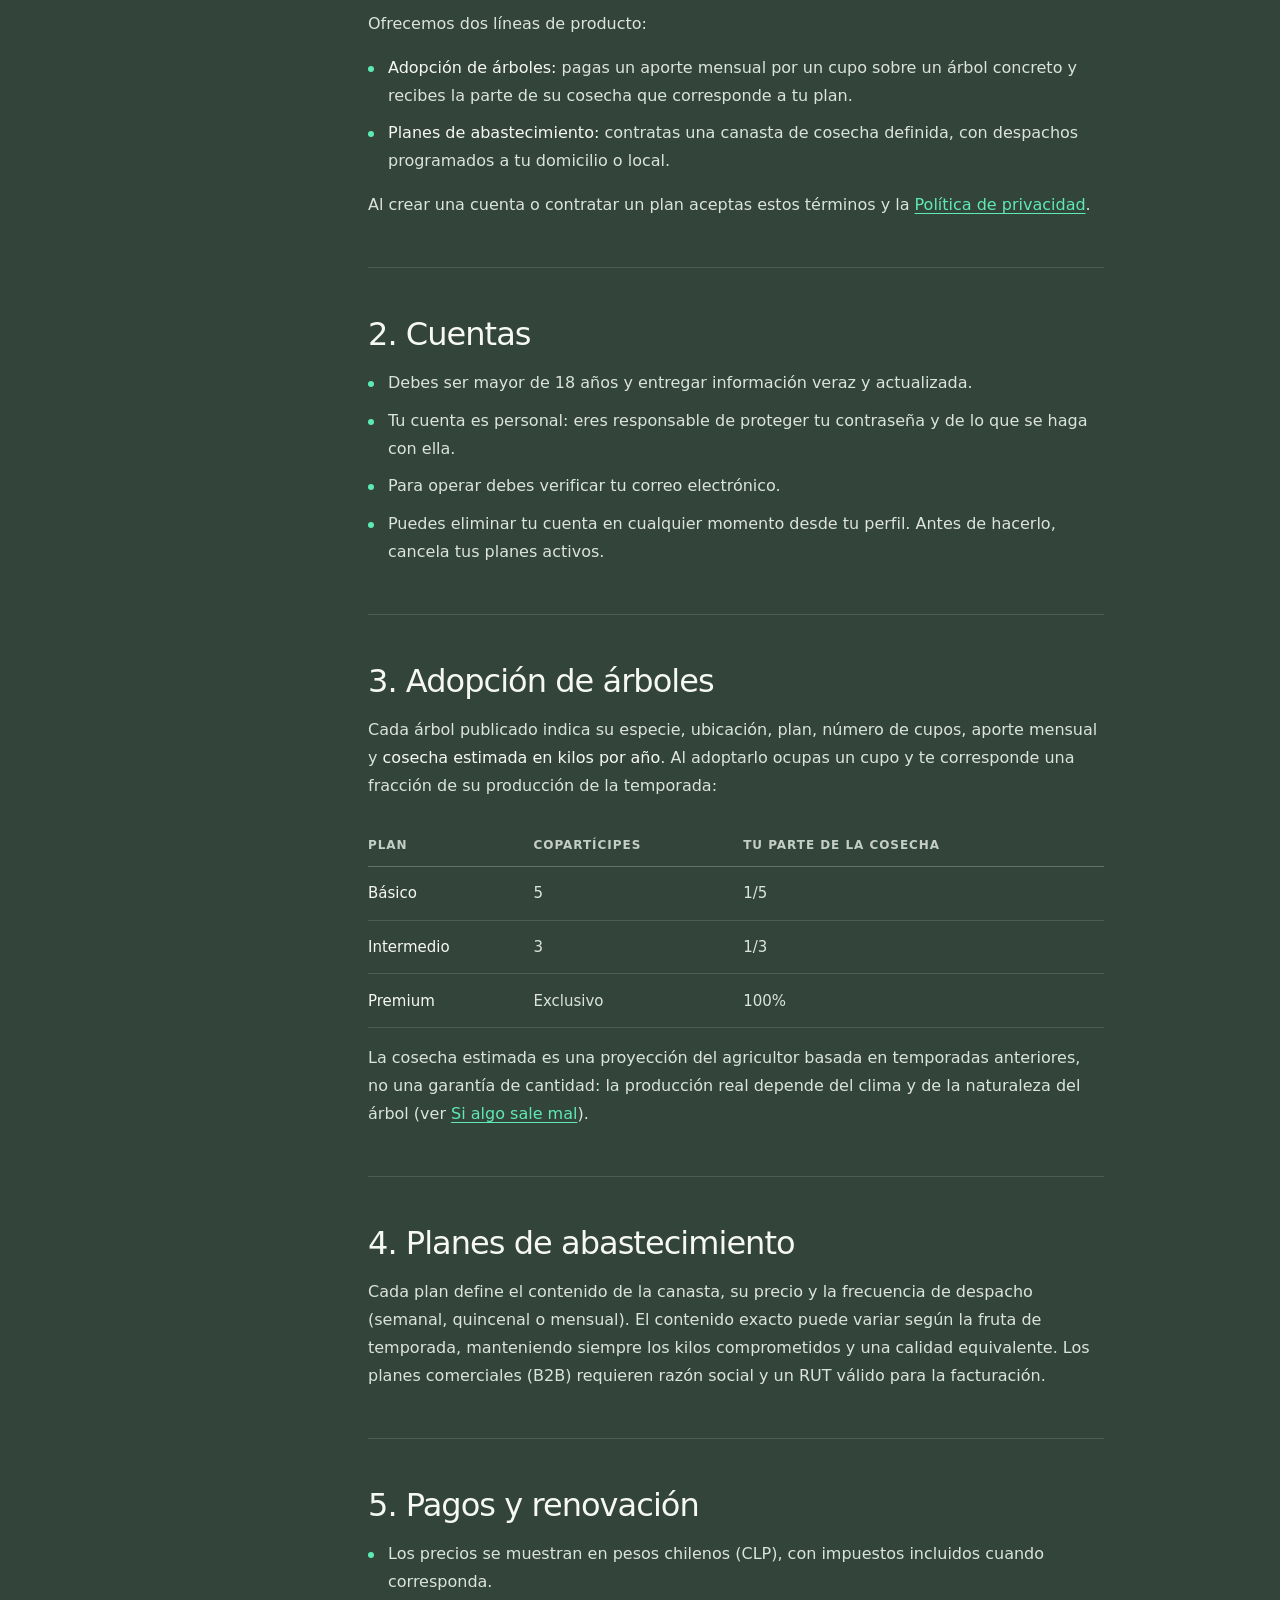
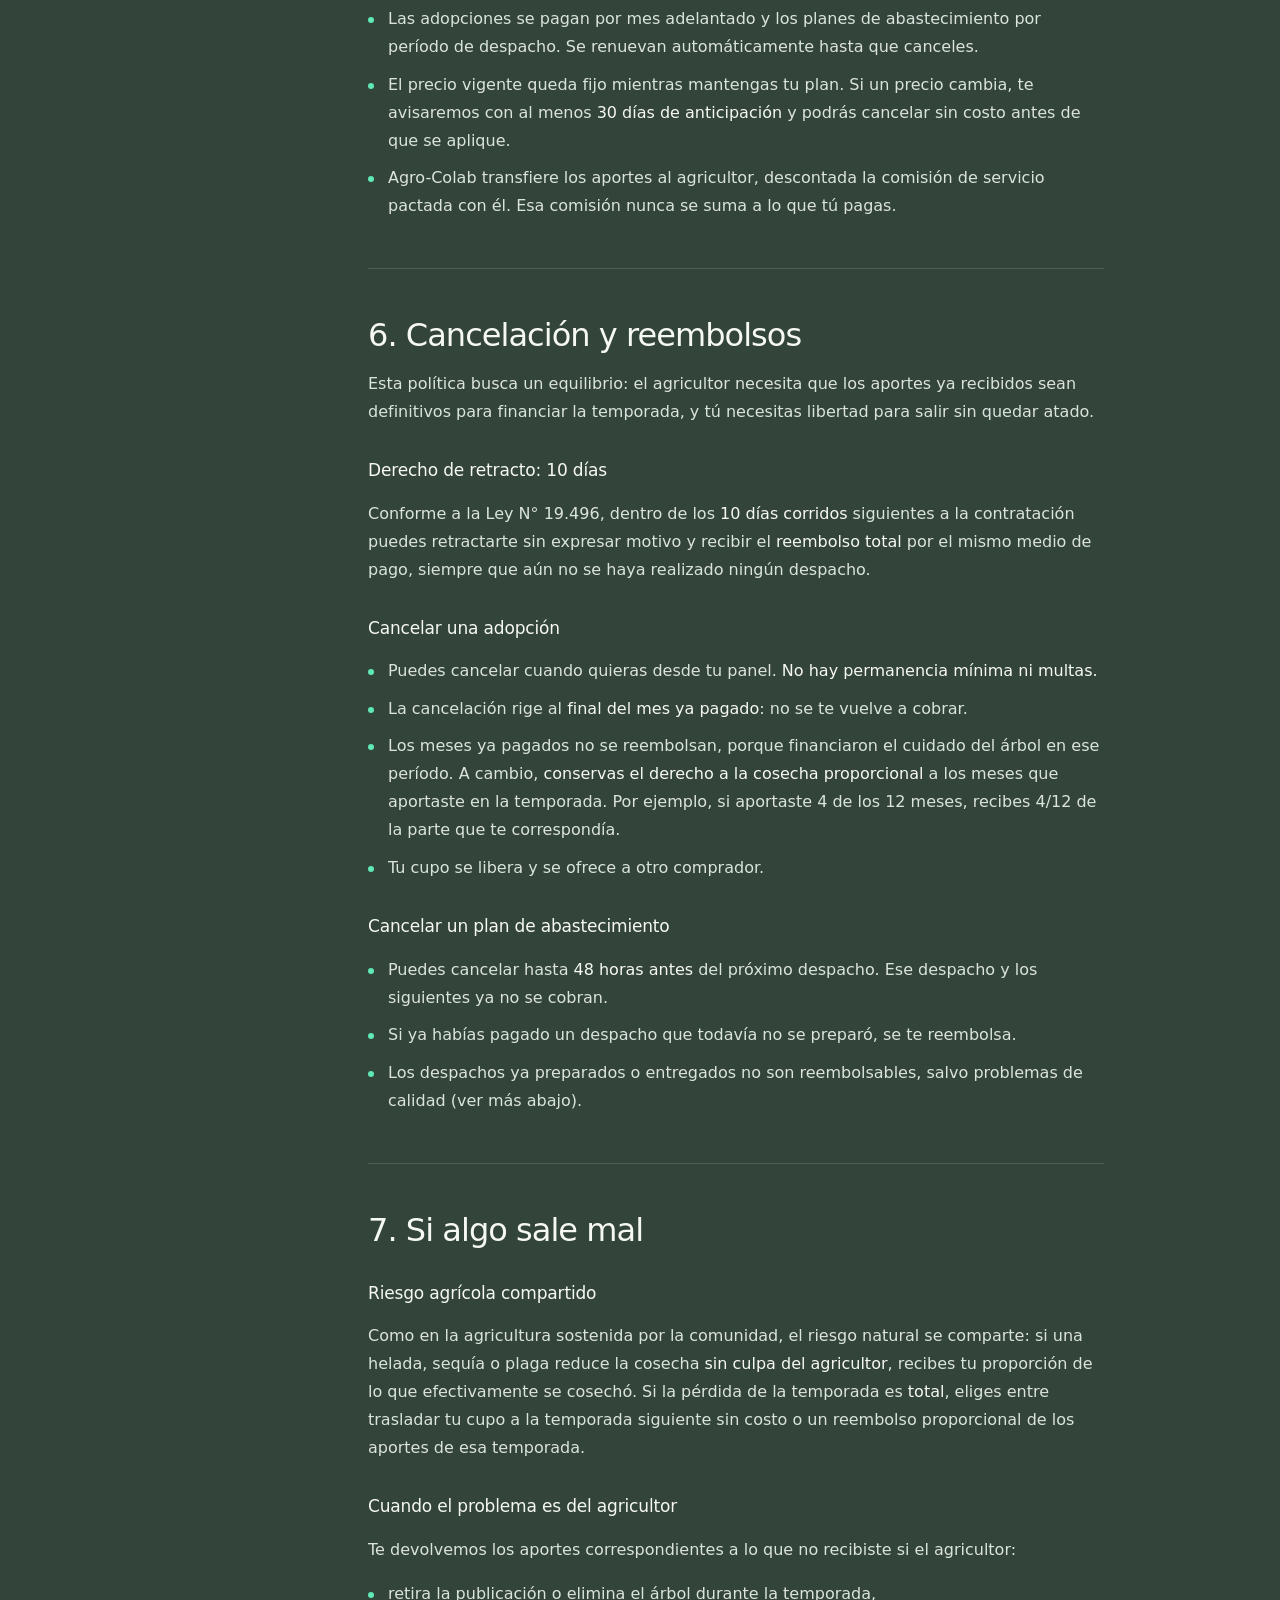
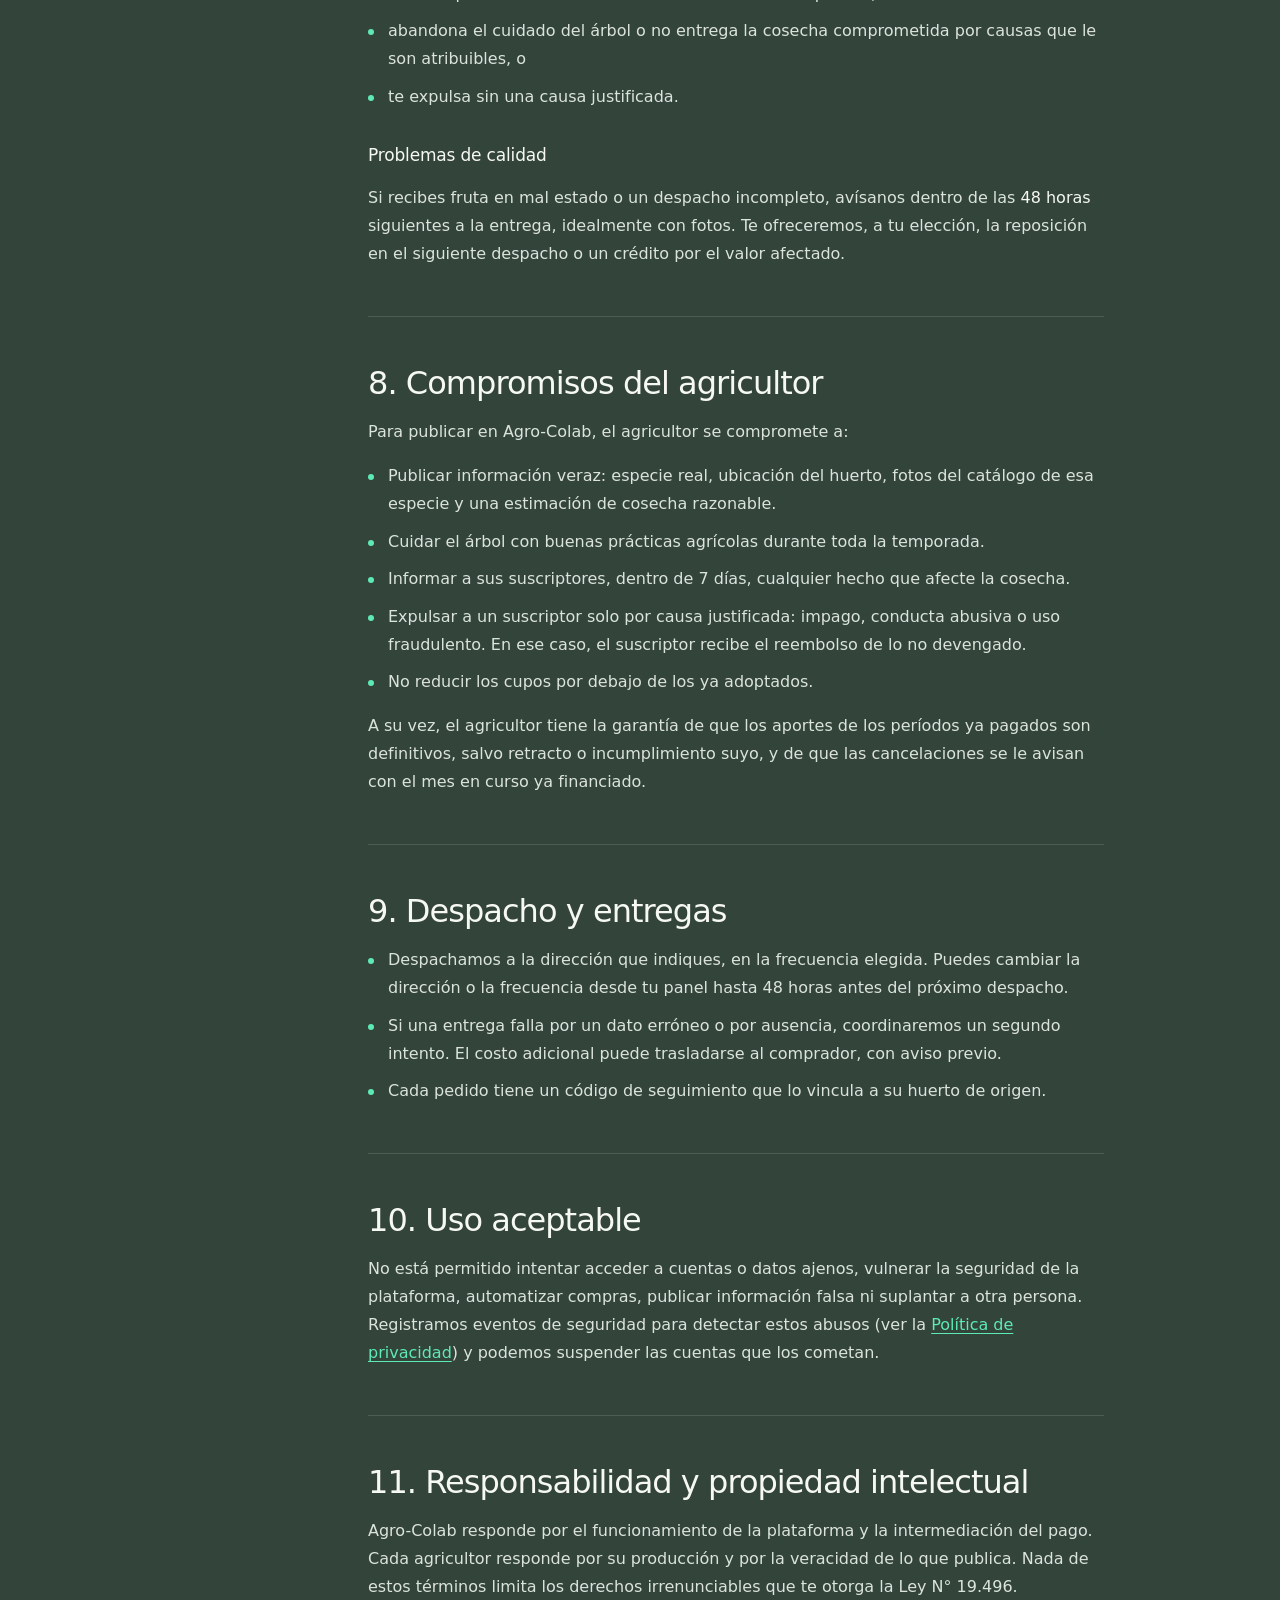
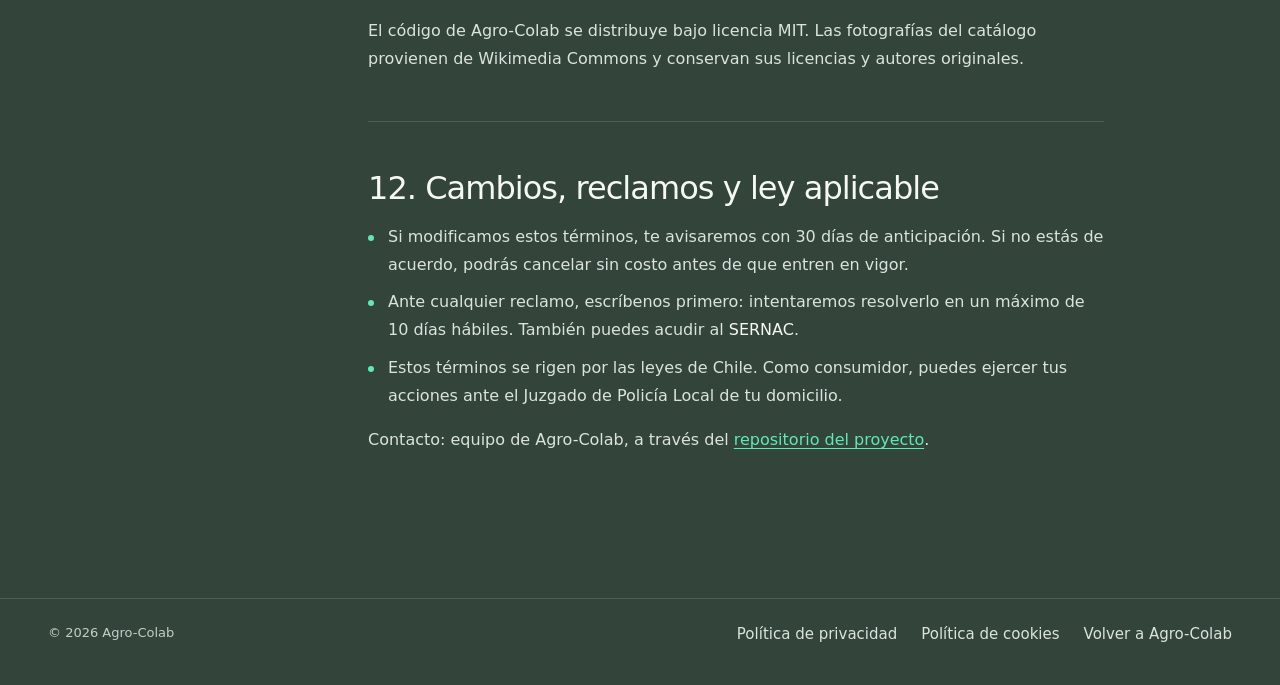
<file: frontend/terminos.html>
<!DOCTYPE html>
<html lang="es">
<head>
  <meta charset="UTF-8">
  <meta name="viewport" content="width=device-width, initial-scale=1.0">
  <meta name="theme-color" content="#33443b">
  <title>Términos y condiciones | Agro-Colab</title>
  <meta name="description" content="Términos y condiciones de Agro-Colab: adopción de árboles frutales, planes de abastecimiento, pagos, cancelaciones y reembolsos.">
  <meta http-equiv="Content-Security-Policy" content="default-src 'self'; script-src 'self'; style-src 'self' 'unsafe-inline' https://fonts.googleapis.com https://cdnjs.cloudflare.com; font-src https://fonts.gstatic.com https://cdnjs.cloudflare.com; img-src 'self' data:; object-src 'none'; base-uri 'self'; form-action 'none'">
  <link rel="stylesheet" href="https://cdnjs.cloudflare.com/ajax/libs/font-awesome/6.4.0/css/all.min.css" integrity="sha512-iecdLmaskl7CVkqkXNQ/ZH/XLlvWZOJyj7Yy7tcenmpD1ypASozpmT/E0iPtmFIB46ZmdtAc9eNBvH0H/ZpiBw==" crossorigin="anonymous" referrerpolicy="no-referrer">
  <link rel="stylesheet" href="https://fonts.googleapis.com/css2?family=Inter:wght@300;400;500;600&display=swap">
  <link rel="stylesheet" href="css/styles.css?v=20261118a">
  <link rel="stylesheet" href="css/tailwind.css?v=20261110e">
  <script src="js/sitio.js?v=20261110e" defer></script>
  <script src="js/efectos.js?v=20261110e" defer></script>
  <script src="js/constelacion.js?v=20261110e" defer></script>
  <script src="js/legal.js?v=20261110e" defer></script>
</head>
<body class="tema-comprador">

  <header class="tc-nav tc-nav--solida sticky top-0 z-50">
    <div class="tc-contenedor tc-nav__fila">
      <span class="tc-marca"><svg viewBox="0 0 24 24" aria-hidden="true"><defs><linearGradient id="logo-degradado" x1="0" y1="0" x2="1" y2="1"><stop offset="0" stop-color="#34d399"/><stop offset="1" stop-color="#15846e"/></linearGradient></defs><path d="M12 2 22 20H2Z" fill="url(#logo-degradado)"/><path d="M12 9 17 18H7Z" fill="#040806" opacity=".55"/></svg> Agro-Colab</span>
      <nav class="tc-nav__enlaces">
        <a href="index.html" class="tc-enlace tc-enlace--suave"><i class="fa-solid fa-arrow-left"></i> Volver</a>
      </nav>
    </div>
  </header>

  <section class="tc-hero hero--portada">
    <div class="tc-contenedor tc-legal-portada hero__contenido">
      <div>
      <p class="tc-etiqueta">Legal</p>
      <h1 class="tc-display" style="margin-top:1.5rem">Términos y<br><span class="tc-tenue">condiciones.</span></h1>
      <p class="tc-cuerpo" style="margin-top:2rem">
        Las reglas que hacen justa cada adopción y cada canasta: para quien financia la
        cosecha y para quien la trabaja.
      </p>
      <div class="tc-legal-meta">
        <span>Versión 1.0</span>
        <span>Vigente desde el 1 de noviembre de 2026</span>
        <span>Ley N° 19.496 de Protección de los Derechos de los Consumidores</span>
      </div>
      </div>
      <div class="tc-hero__visual tc-legal-arbol">
        <canvas data-constelacion aria-hidden="true"></canvas>
      </div>
    </div>
  </section>

  <div class="tema-comprador hoja">
    <main class="tc-contenedor tc-legal">
      <aside class="tc-indice" aria-label="Índice" data-reveal="left">
        <p class="tc-etiqueta tc-etiqueta--gris">Contenido</p>
        <ol>
          <li><a href="#resumen">Resumen</a></li>
          <li><a href="#servicio">El servicio</a></li>
          <li><a href="#cuentas">Cuentas</a></li>
          <li><a href="#adopcion">Adopción de árboles</a></li>
          <li><a href="#abastecimiento">Planes de abastecimiento</a></li>
          <li><a href="#pagos">Pagos y renovación</a></li>
          <li><a href="#cancelacion">Cancelación y reembolsos</a></li>
          <li><a href="#garantias">Si algo sale mal</a></li>
          <li><a href="#agricultor">Compromisos del agricultor</a></li>
          <li><a href="#despacho">Despacho y entregas</a></li>
          <li><a href="#uso">Uso aceptable</a></li>
          <li><a href="#responsabilidad">Responsabilidad</a></li>
          <li><a href="#cambios">Cambios y ley aplicable</a></li>
        </ol>
      </aside>

      <article class="tc-prosa">

        <section id="resumen" data-reveal>
          <h2>Resumen en simple</h2>
          <p>Esto no reemplaza al texto completo, pero es lo esencial:</p>
          <dl class="tc-resumen">
            <div><dt>Retracto</dt><dd>Dentro de los primeros 10 días puedes arrepentirte y recibir el reembolso total, si aún no hubo despacho.</dd></div>
            <div><dt>Cancelar</dt><dd>Cuando quieras, sin multas ni permanencia. Rige al final del mes ya pagado y no se te vuelve a cobrar.</dd></div>
            <div><dt>Lo ya pagado</dt><dd>Financió el trabajo del agricultor en ese período, por eso no se devuelve. A cambio, conservas tu parte de la cosecha de esos meses.</dd></div>
            <div><dt>Si algo falla</dt><dd>Si el agricultor no cumple, te devolvemos lo que no recibiste. Si el clima afecta la cosecha, el riesgo se comparte.</dd></div>
          </dl>
          <p class="tc-aviso">
            <strong>Prototipo académico.</strong> Agro-Colab es un proyecto del curso INGT1003 de la
            Universidad Mayor. En esta versión los pagos son simulados y no se realizan cobros reales.
            Estos términos describen cómo funcionaría el servicio en operación y deberían ser revisados
            por un abogado antes de usarse comercialmente.
          </p>
        </section>

        <section id="servicio" data-reveal>
          <h2>1. El servicio</h2>
          <p>
            Agro-Colab es una plataforma que conecta a personas y negocios (<strong>compradores</strong>)
            con pequeños productores frutícolas de Chile (<strong>agricultores</strong>). Agro-Colab actúa
            como intermediario: no es dueño de los árboles ni de la cosecha, que pertenecen al agricultor
            hasta su entrega.
          </p>
          <p>Ofrecemos dos líneas de producto:</p>
          <ul>
            <li><strong>Adopción de árboles:</strong> pagas un aporte mensual por un cupo sobre un árbol concreto y recibes la parte de su cosecha que corresponde a tu plan.</li>
            <li><strong>Planes de abastecimiento:</strong> contratas una canasta de cosecha definida, con despachos programados a tu domicilio o local.</li>
          </ul>
          <p>Al crear una cuenta o contratar un plan aceptas estos términos y la <a href="privacidad.html">Política de privacidad</a>.</p>
        </section>

        <section id="cuentas" data-reveal>
          <h2>2. Cuentas</h2>
          <ul>
            <li>Debes ser mayor de 18 años y entregar información veraz y actualizada.</li>
            <li>Tu cuenta es personal: eres responsable de proteger tu contraseña y de lo que se haga con ella.</li>
            <li>Para operar debes verificar tu correo electrónico.</li>
            <li>Puedes eliminar tu cuenta en cualquier momento desde tu perfil. Antes de hacerlo, cancela tus planes activos.</li>
          </ul>
        </section>

        <section id="adopcion" data-reveal>
          <h2>3. Adopción de árboles</h2>
          <p>
            Cada árbol publicado indica su especie, ubicación, plan, número de cupos, aporte mensual y
            <strong>cosecha estimada en kilos por año</strong>. Al adoptarlo ocupas un cupo y te corresponde
            una fracción de su producción de la temporada:
          </p>
          <table class="tc-tabla">
            <thead><tr><th>Plan</th><th>Copartícipes</th><th>Tu parte de la cosecha</th></tr></thead>
            <tbody>
              <tr><td>Básico</td><td>5</td><td>1/5</td></tr>
              <tr><td>Intermedio</td><td>3</td><td>1/3</td></tr>
              <tr><td>Premium</td><td>Exclusivo</td><td>100%</td></tr>
            </tbody>
          </table>
          <p>
            La cosecha estimada es una proyección del agricultor basada en temporadas anteriores, no una
            garantía de cantidad: la producción real depende del clima y de la naturaleza del árbol (ver
            <a href="#garantias">Si algo sale mal</a>).
          </p>
        </section>

        <section id="abastecimiento" data-reveal>
          <h2>4. Planes de abastecimiento</h2>
          <p>
            Cada plan define el contenido de la canasta, su precio y la frecuencia de despacho (semanal,
            quincenal o mensual). El contenido exacto puede variar según la fruta de temporada,
            manteniendo siempre los kilos comprometidos y una calidad equivalente. Los planes comerciales
            (B2B) requieren razón social y un RUT válido para la facturación.
          </p>
        </section>

        <section id="pagos" data-reveal>
          <h2>5. Pagos y renovación</h2>
          <ul>
            <li>Los precios se muestran en pesos chilenos (CLP), con impuestos incluidos cuando corresponda.</li>
            <li>Las adopciones se pagan por mes adelantado y los planes de abastecimiento por período de despacho. Se renuevan automáticamente hasta que canceles.</li>
            <li>El precio vigente queda fijo mientras mantengas tu plan. Si un precio cambia, te avisaremos con al menos <strong>30 días de anticipación</strong> y podrás cancelar sin costo antes de que se aplique.</li>
            <li>Agro-Colab transfiere los aportes al agricultor, descontada la comisión de servicio pactada con él. Esa comisión nunca se suma a lo que tú pagas.</li>
          </ul>
        </section>

        <section id="cancelacion" data-reveal>
          <h2>6. Cancelación y reembolsos</h2>
          <p>
            Esta política busca un equilibrio: el agricultor necesita que los aportes ya recibidos sean
            definitivos para financiar la temporada, y tú necesitas libertad para salir sin quedar atado.
          </p>

          <h3>Derecho de retracto: 10 días</h3>
          <p>
            Conforme a la Ley N° 19.496, dentro de los <strong>10 días corridos</strong> siguientes a la
            contratación puedes retractarte sin expresar motivo y recibir el <strong>reembolso total</strong>
            por el mismo medio de pago, siempre que aún no se haya realizado ningún despacho.
          </p>

          <h3>Cancelar una adopción</h3>
          <ul>
            <li>Puedes cancelar cuando quieras desde tu panel. <strong>No hay permanencia mínima ni multas.</strong></li>
            <li>La cancelación rige al <strong>final del mes ya pagado</strong>: no se te vuelve a cobrar.</li>
            <li>Los meses ya pagados no se reembolsan, porque financiaron el cuidado del árbol en ese período. A cambio, <strong>conservas el derecho a la cosecha proporcional</strong> a los meses que aportaste en la temporada. Por ejemplo, si aportaste 4 de los 12 meses, recibes 4/12 de la parte que te correspondía.</li>
            <li>Tu cupo se libera y se ofrece a otro comprador.</li>
          </ul>

          <h3>Cancelar un plan de abastecimiento</h3>
          <ul>
            <li>Puedes cancelar hasta <strong>48 horas antes</strong> del próximo despacho. Ese despacho y los siguientes ya no se cobran.</li>
            <li>Si ya habías pagado un despacho que todavía no se preparó, se te reembolsa.</li>
            <li>Los despachos ya preparados o entregados no son reembolsables, salvo problemas de calidad (ver más abajo).</li>
          </ul>
        </section>

        <section id="garantias" data-reveal>
          <h2>7. Si algo sale mal</h2>

          <h3>Riesgo agrícola compartido</h3>
          <p>
            Como en la agricultura sostenida por la comunidad, el riesgo natural se comparte: si una helada,
            sequía o plaga reduce la cosecha <strong>sin culpa del agricultor</strong>, recibes tu proporción de
            lo que efectivamente se cosechó. Si la pérdida de la temporada es <strong>total</strong>, eliges
            entre trasladar tu cupo a la temporada siguiente sin costo o un reembolso proporcional de los
            aportes de esa temporada.
          </p>

          <h3>Cuando el problema es del agricultor</h3>
          <p>Te devolvemos los aportes correspondientes a lo que no recibiste si el agricultor:</p>
          <ul>
            <li>retira la publicación o elimina el árbol durante la temporada,</li>
            <li>abandona el cuidado del árbol o no entrega la cosecha comprometida por causas que le son atribuibles, o</li>
            <li>te expulsa sin una causa justificada.</li>
          </ul>

          <h3>Problemas de calidad</h3>
          <p>
            Si recibes fruta en mal estado o un despacho incompleto, avísanos dentro de las
            <strong>48 horas</strong> siguientes a la entrega, idealmente con fotos. Te ofreceremos, a tu elección,
            la reposición en el siguiente despacho o un crédito por el valor afectado.
          </p>
        </section>

        <section id="agricultor" data-reveal>
          <h2>8. Compromisos del agricultor</h2>
          <p>Para publicar en Agro-Colab, el agricultor se compromete a:</p>
          <ul>
            <li>Publicar información veraz: especie real, ubicación del huerto, fotos del catálogo de esa especie y una estimación de cosecha razonable.</li>
            <li>Cuidar el árbol con buenas prácticas agrícolas durante toda la temporada.</li>
            <li>Informar a sus suscriptores, dentro de 7 días, cualquier hecho que afecte la cosecha.</li>
            <li>Expulsar a un suscriptor solo por causa justificada: impago, conducta abusiva o uso fraudulento. En ese caso, el suscriptor recibe el reembolso de lo no devengado.</li>
            <li>No reducir los cupos por debajo de los ya adoptados.</li>
          </ul>
          <p>
            A su vez, el agricultor tiene la garantía de que los aportes de los períodos ya pagados son
            definitivos, salvo retracto o incumplimiento suyo, y de que las cancelaciones se le avisan
            con el mes en curso ya financiado.
          </p>
        </section>

        <section id="despacho" data-reveal>
          <h2>9. Despacho y entregas</h2>
          <ul>
            <li>Despachamos a la dirección que indiques, en la frecuencia elegida. Puedes cambiar la dirección o la frecuencia desde tu panel hasta 48 horas antes del próximo despacho.</li>
            <li>Si una entrega falla por un dato erróneo o por ausencia, coordinaremos un segundo intento. El costo adicional puede trasladarse al comprador, con aviso previo.</li>
            <li>Cada pedido tiene un código de seguimiento que lo vincula a su huerto de origen.</li>
          </ul>
        </section>

        <section id="uso" data-reveal>
          <h2>10. Uso aceptable</h2>
          <p>
            No está permitido intentar acceder a cuentas o datos ajenos, vulnerar la seguridad de la
            plataforma, automatizar compras, publicar información falsa ni suplantar a otra persona.
            Registramos eventos de seguridad para detectar estos abusos (ver la
            <a href="privacidad.html">Política de privacidad</a>) y podemos suspender las cuentas que los cometan.
          </p>
        </section>

        <section id="responsabilidad" data-reveal>
          <h2>11. Responsabilidad y propiedad intelectual</h2>
          <p>
            Agro-Colab responde por el funcionamiento de la plataforma y la intermediación del pago. Cada
            agricultor responde por su producción y por la veracidad de lo que publica. Nada de estos
            términos limita los derechos irrenunciables que te otorga la Ley N° 19.496.
          </p>
          <p>
            El código de Agro-Colab se distribuye bajo licencia MIT. Las fotografías del catálogo provienen
            de Wikimedia Commons y conservan sus licencias y autores originales.
          </p>
        </section>

        <section id="cambios" data-reveal>
          <h2>12. Cambios, reclamos y ley aplicable</h2>
          <ul>
            <li>Si modificamos estos términos, te avisaremos con 30 días de anticipación. Si no estás de acuerdo, podrás cancelar sin costo antes de que entren en vigor.</li>
            <li>Ante cualquier reclamo, escríbenos primero: intentaremos resolverlo en un máximo de 10 días hábiles. También puedes acudir al <strong>SERNAC</strong>.</li>
            <li>Estos términos se rigen por las leyes de Chile. Como consumidor, puedes ejercer tus acciones ante el Juzgado de Policía Local de tu domicilio.</li>
          </ul>
          <p>
            Contacto: equipo de Agro-Colab, a través del
            <a href="https://github.com/arrobaaas/agro-colab" target="_blank" rel="noopener">repositorio del proyecto</a>.
          </p>
        </section>

      </article>
    </main>

    <footer class="tc-footer">
      <div class="tc-contenedor tc-footer__base" style="border-top:0">
        <span>© 2026 Agro-Colab</span>
        <span style="display:flex;gap:1.5rem">
          <a href="privacidad.html">Política de privacidad</a>
          <a href="cookies.html">Política de cookies</a>
          <a href="index.html">Volver a Agro-Colab</a>
        </span>
      </div>
    </footer>
  </div>
</body>
</html>
</file>
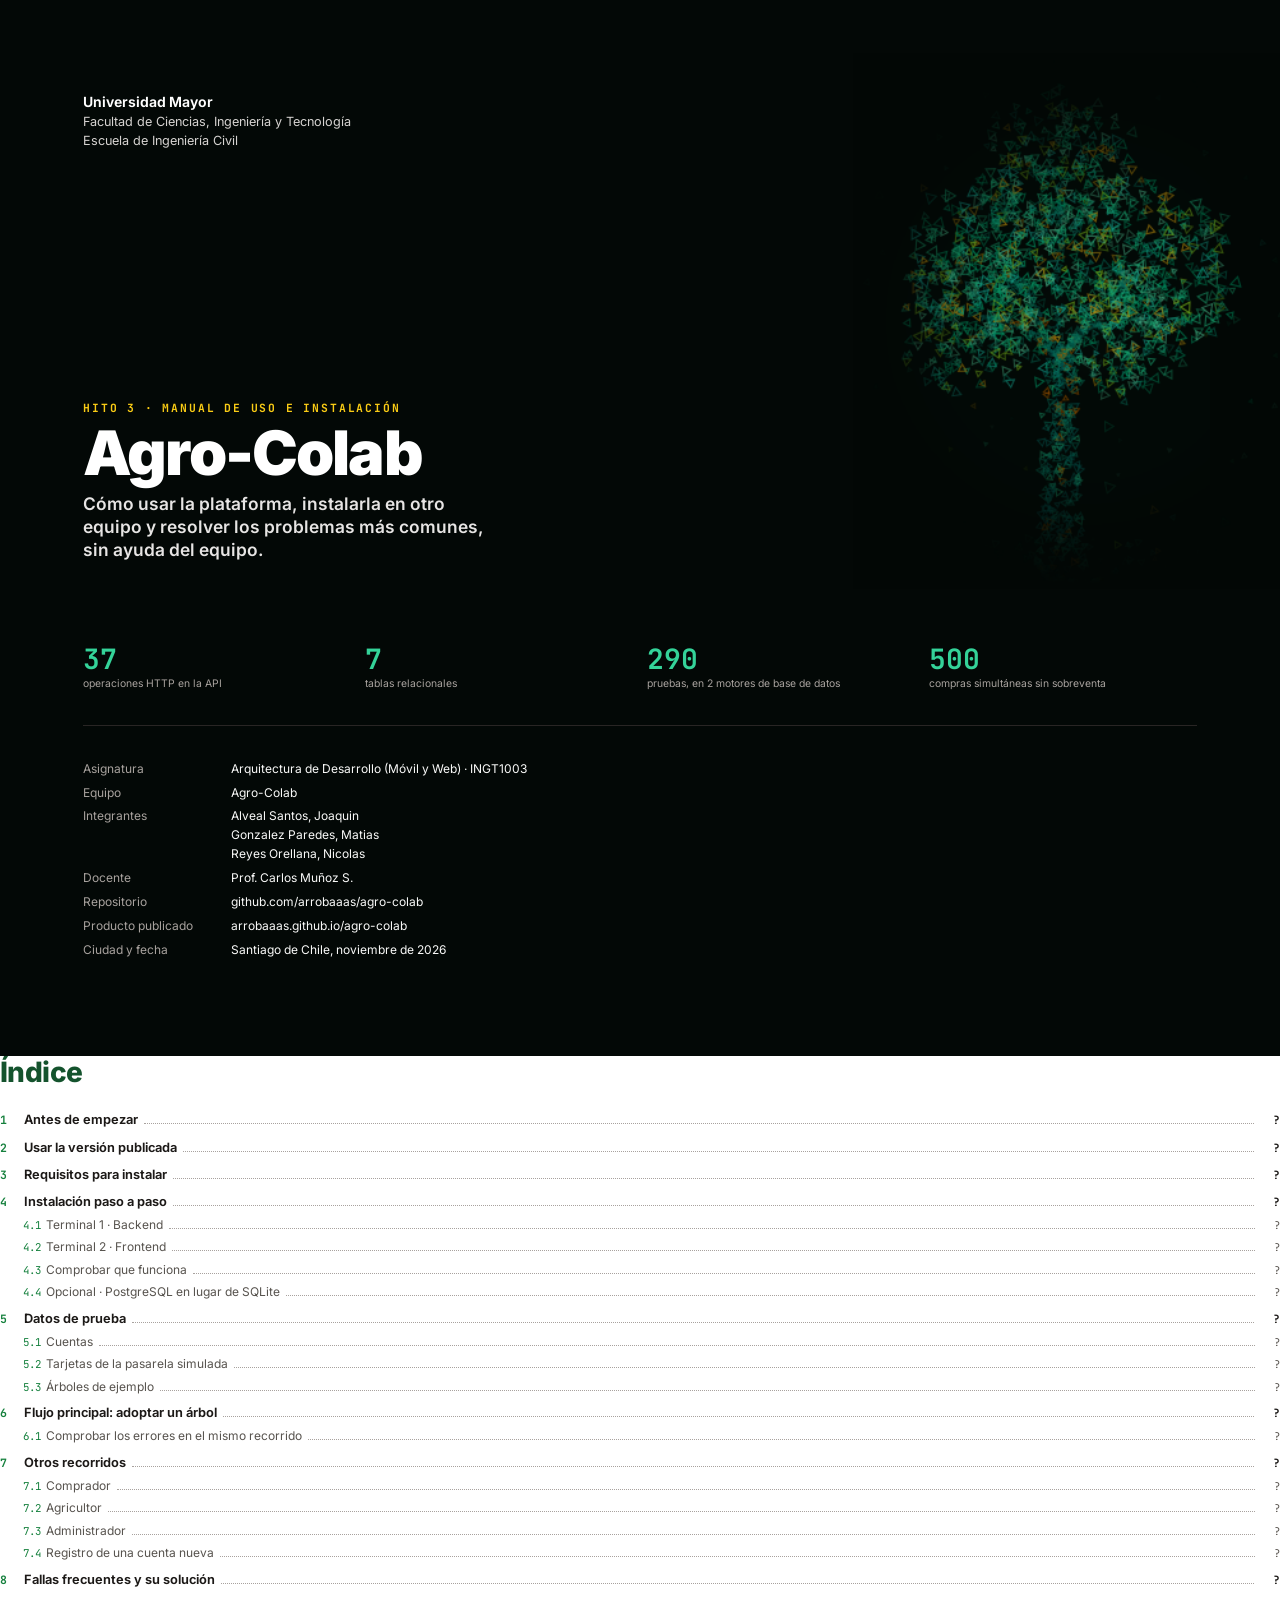
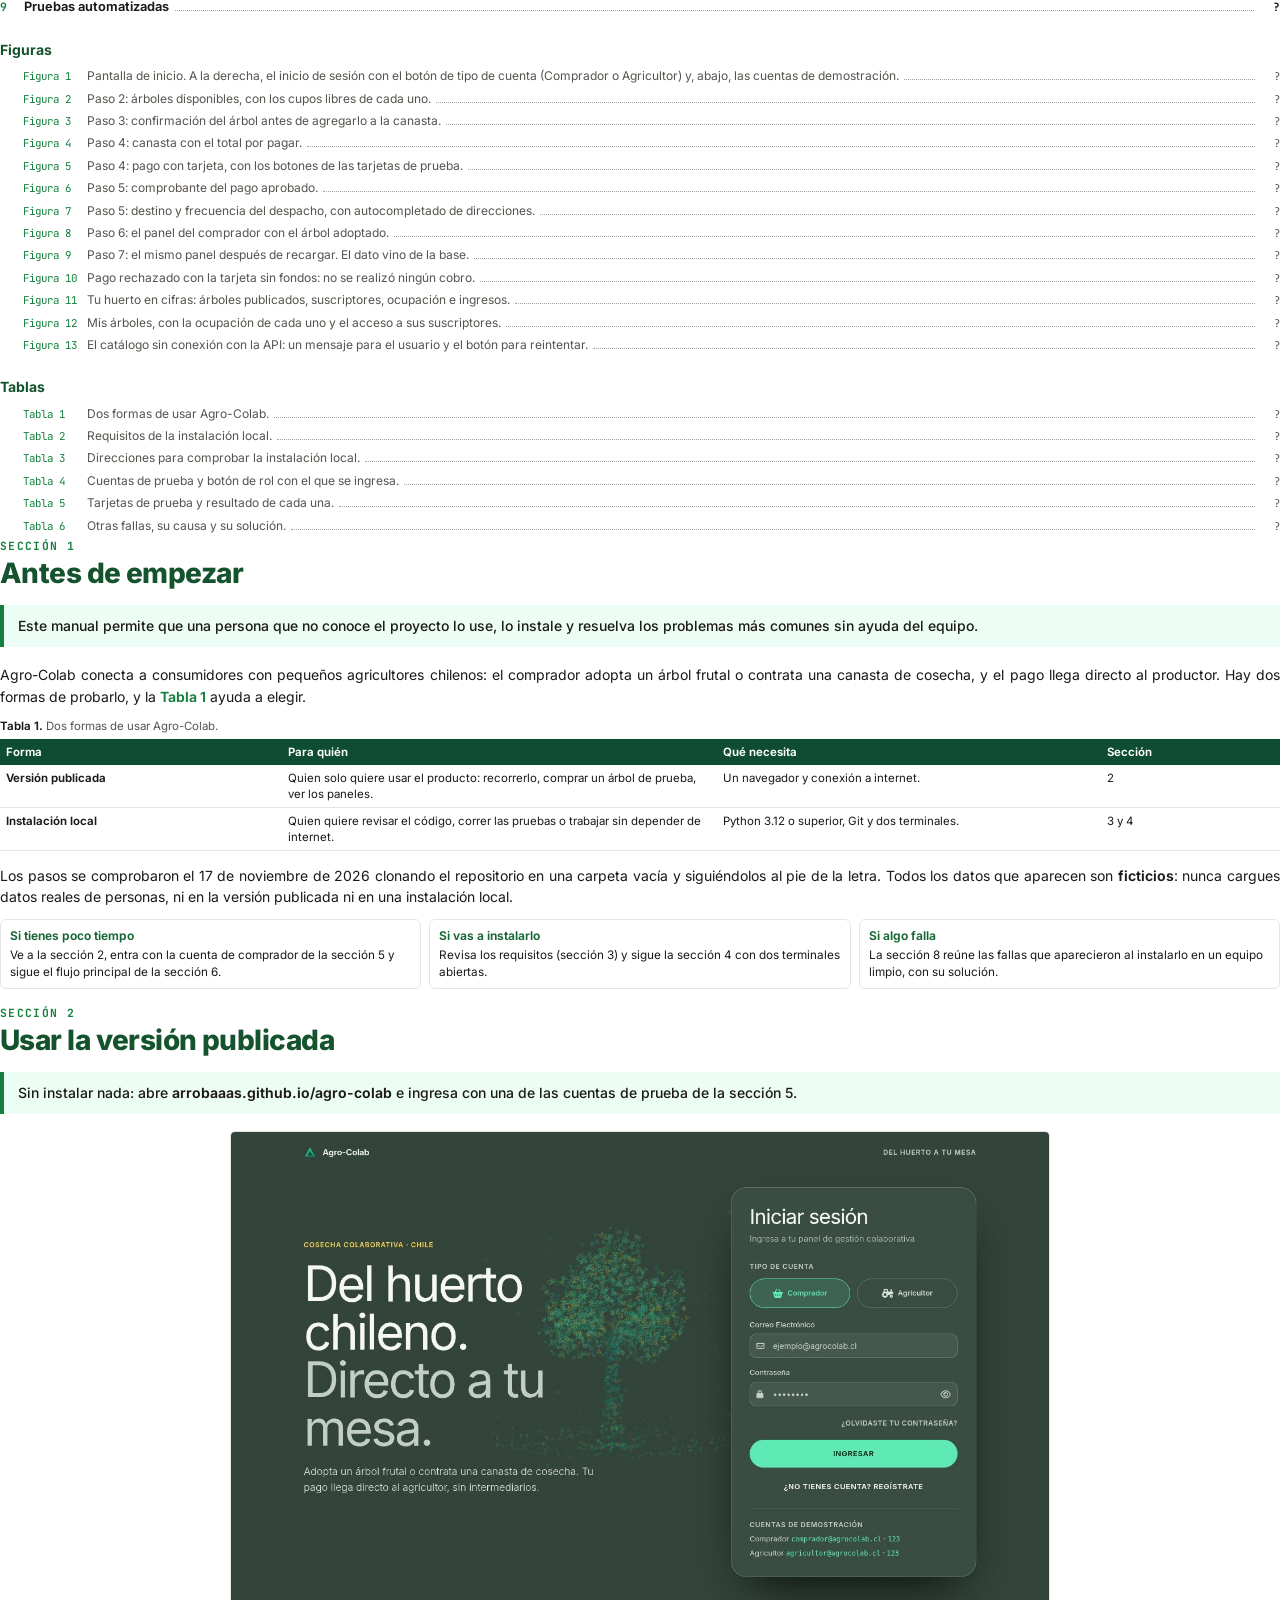
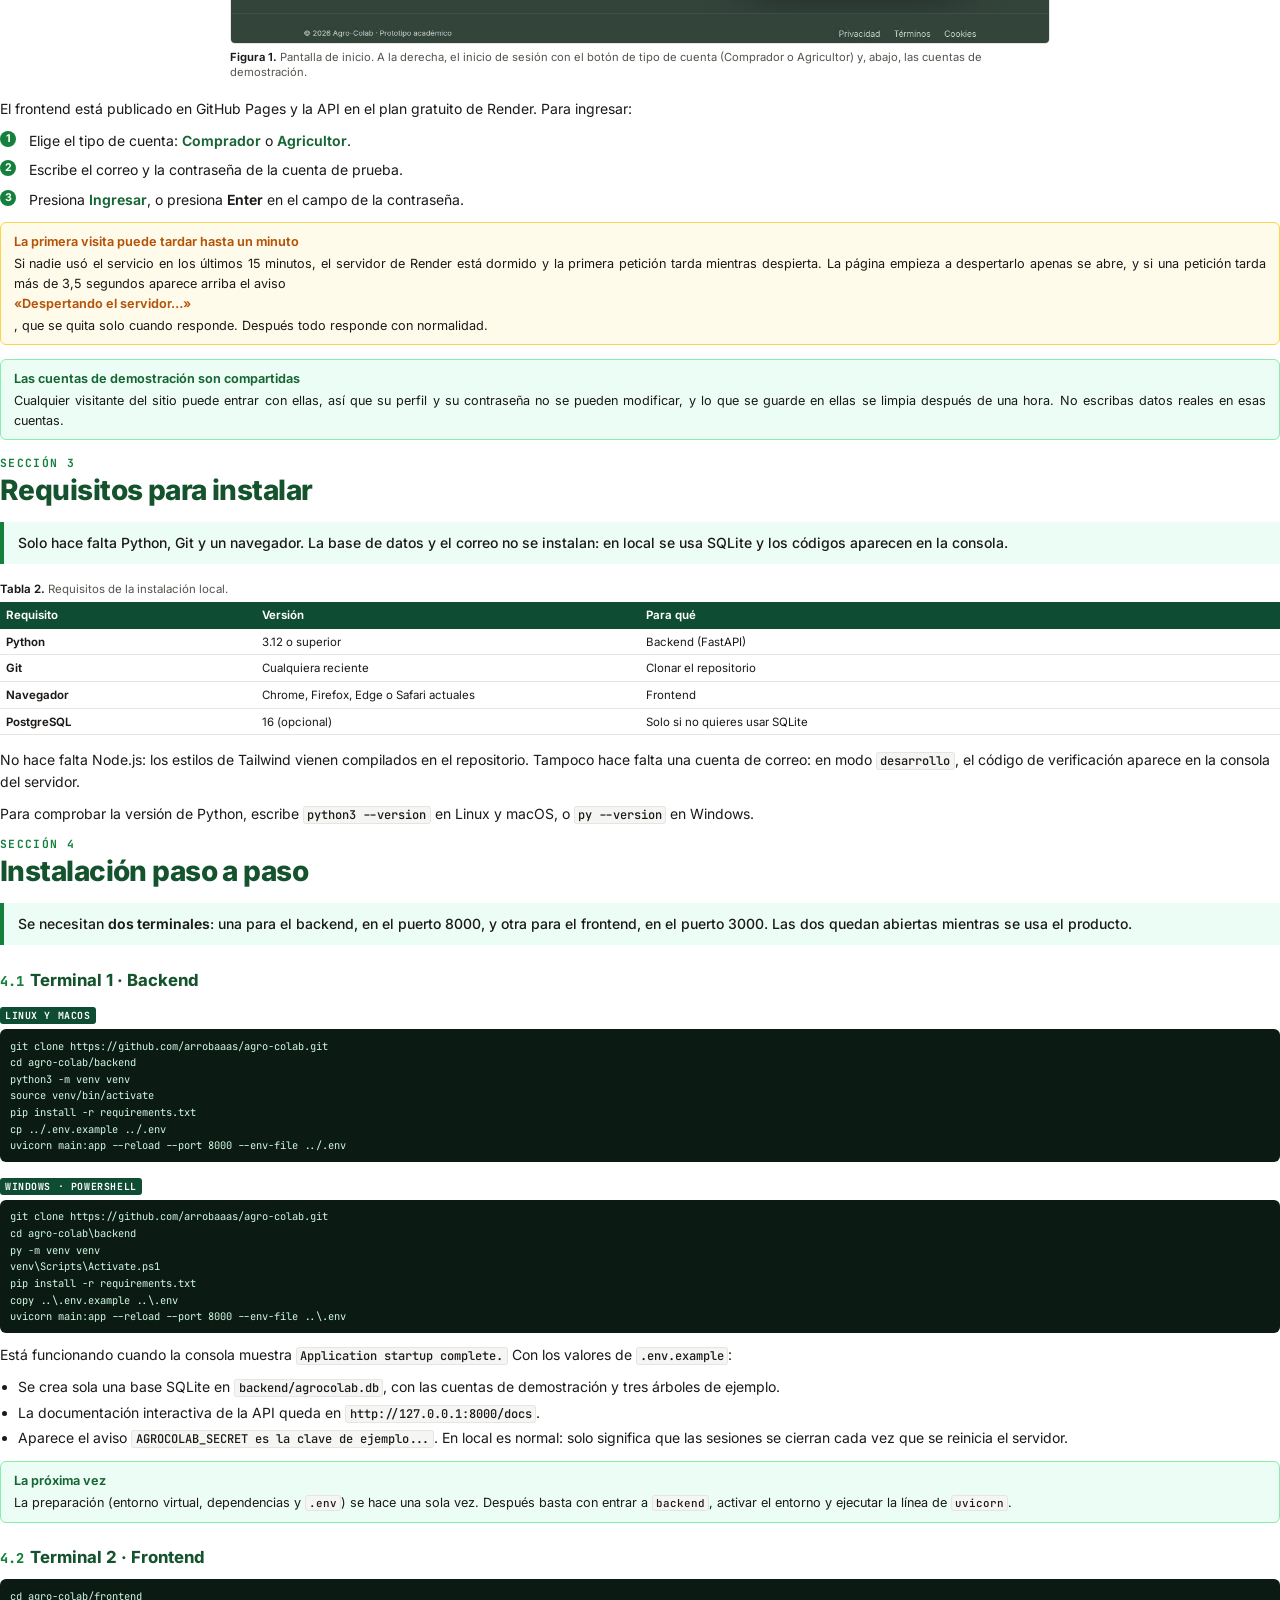
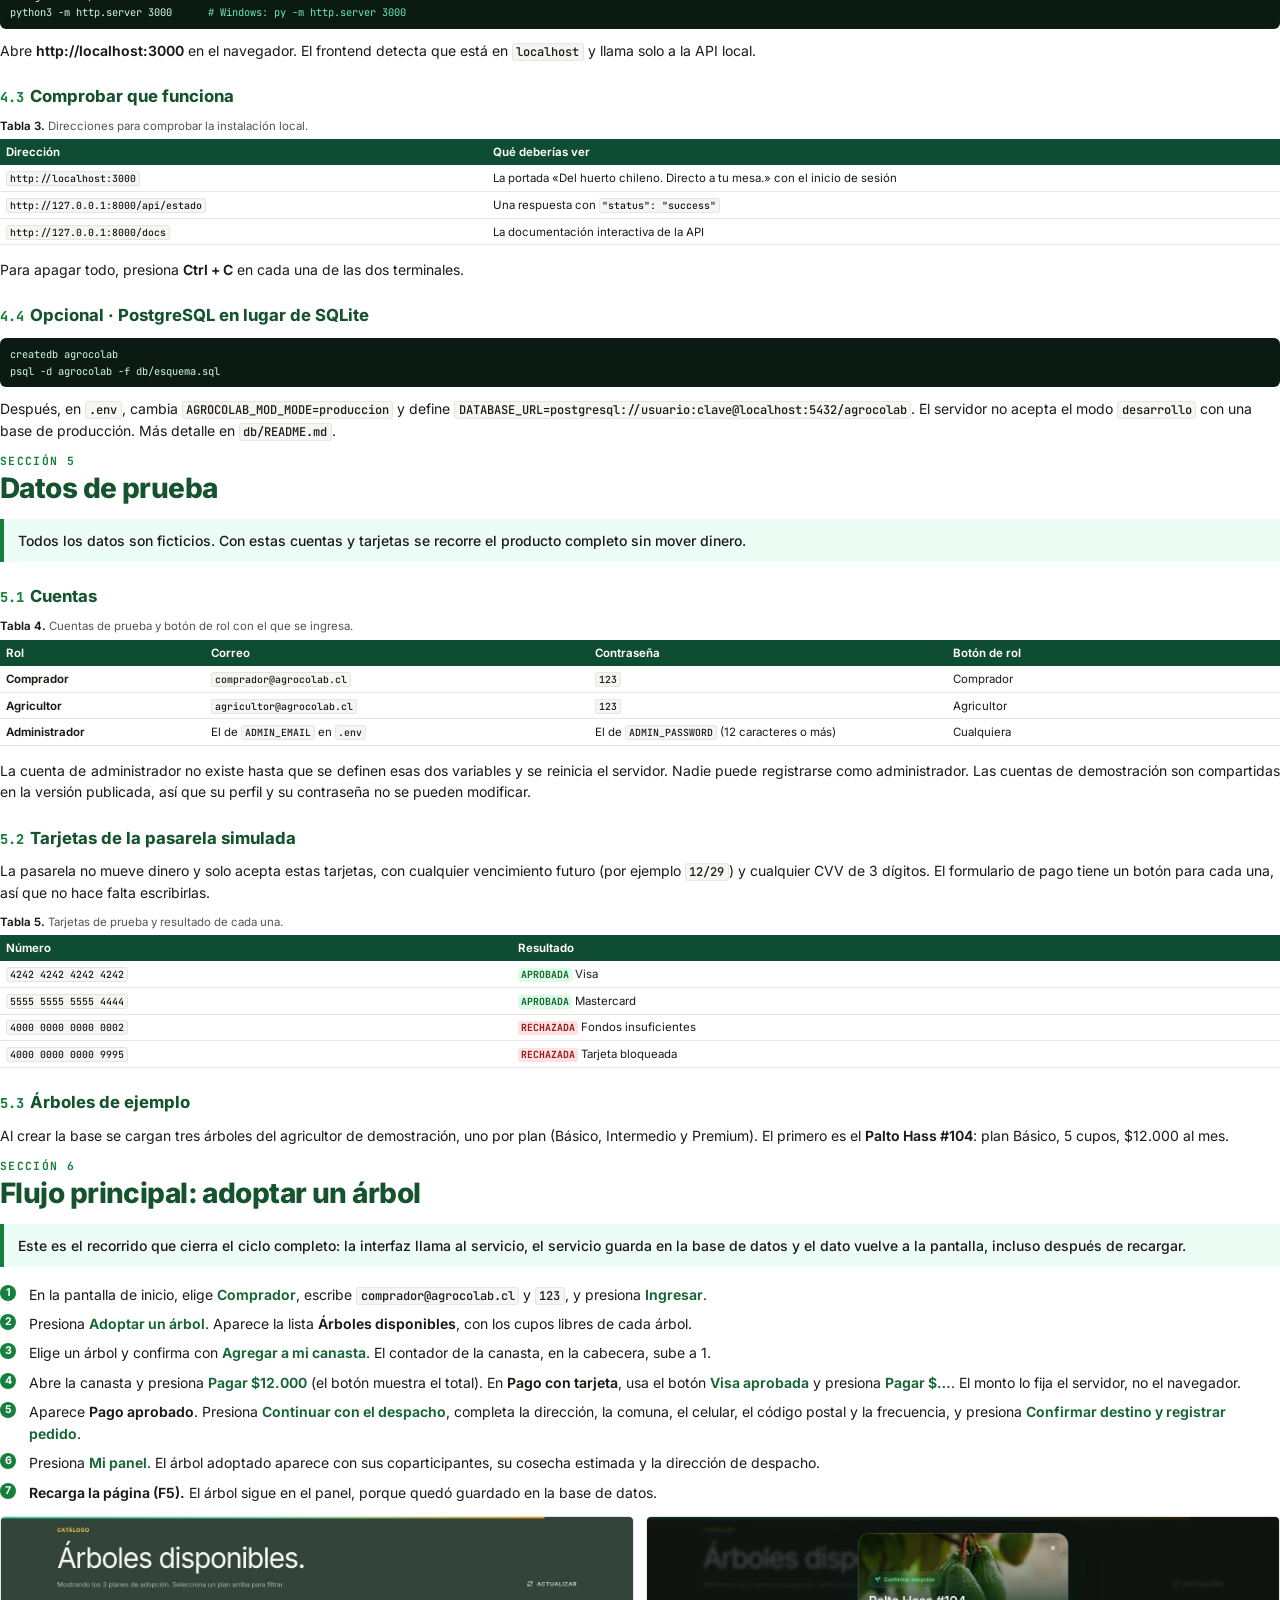
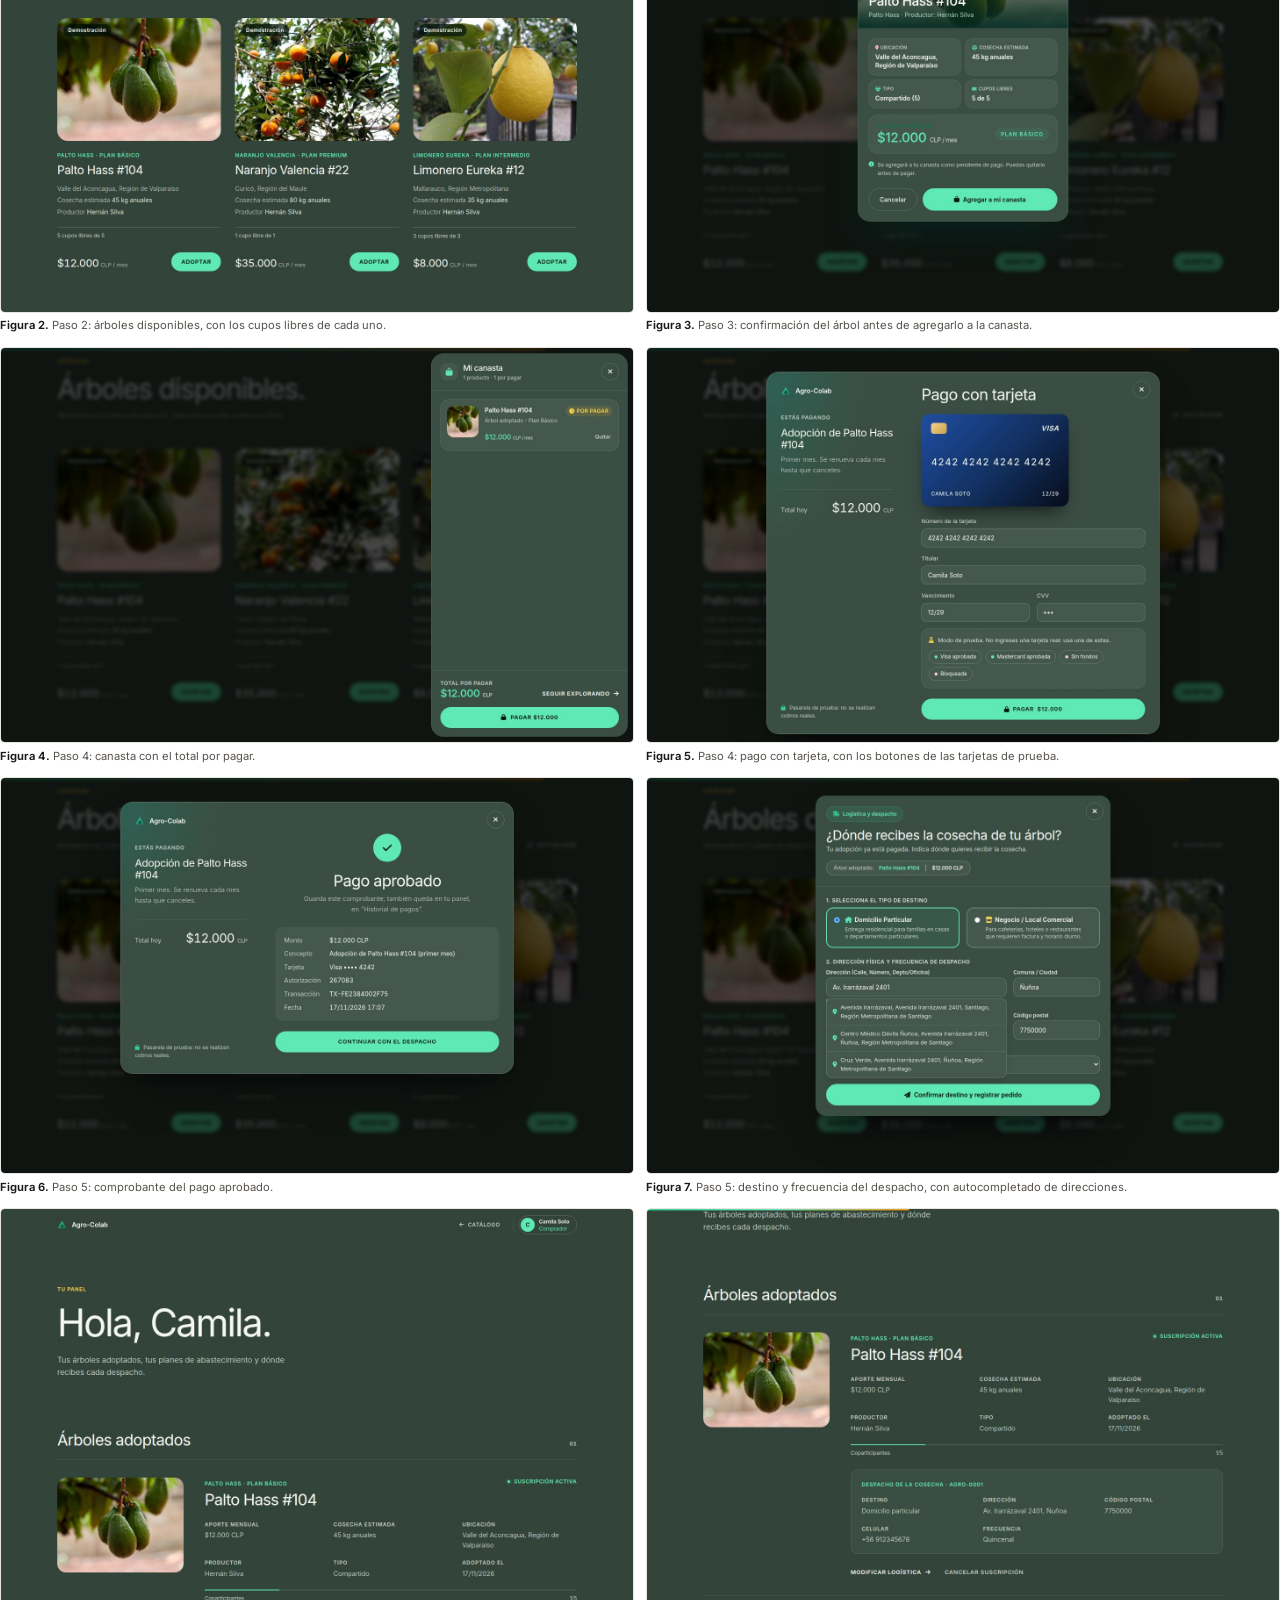
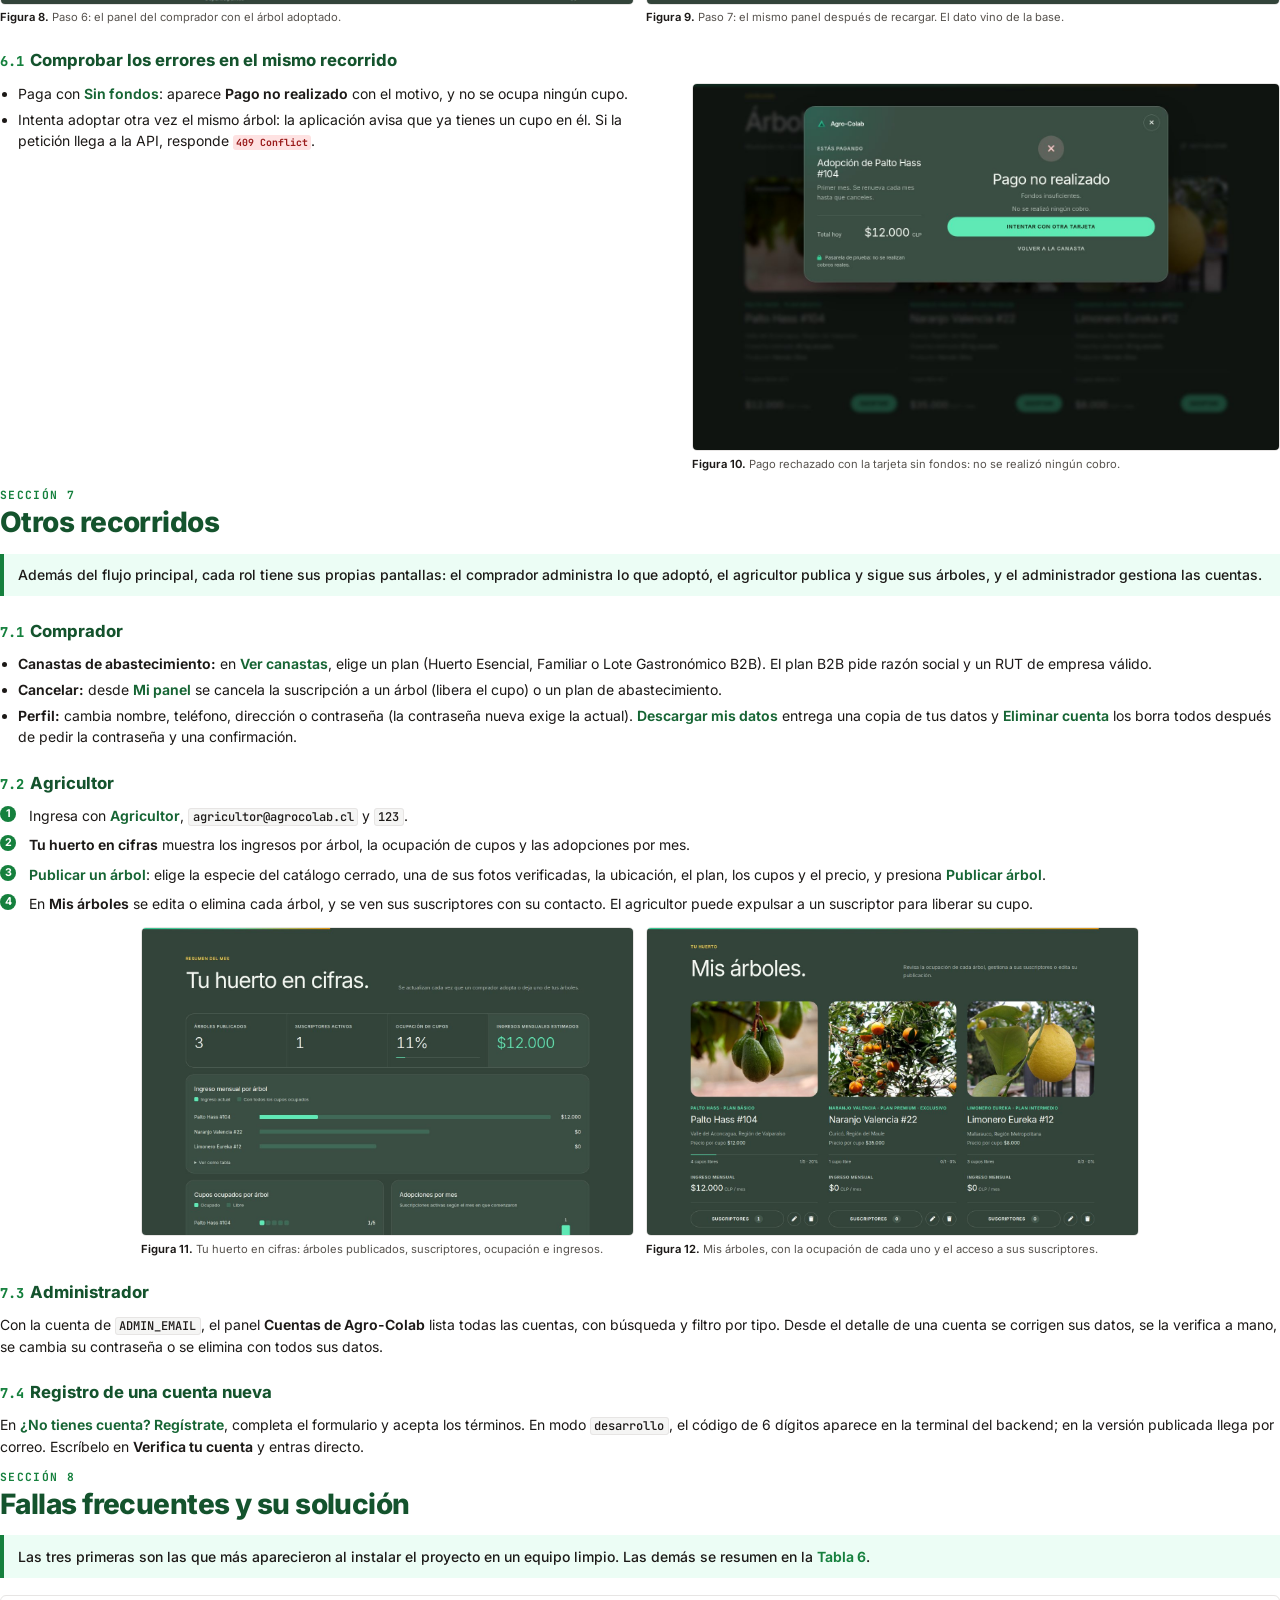
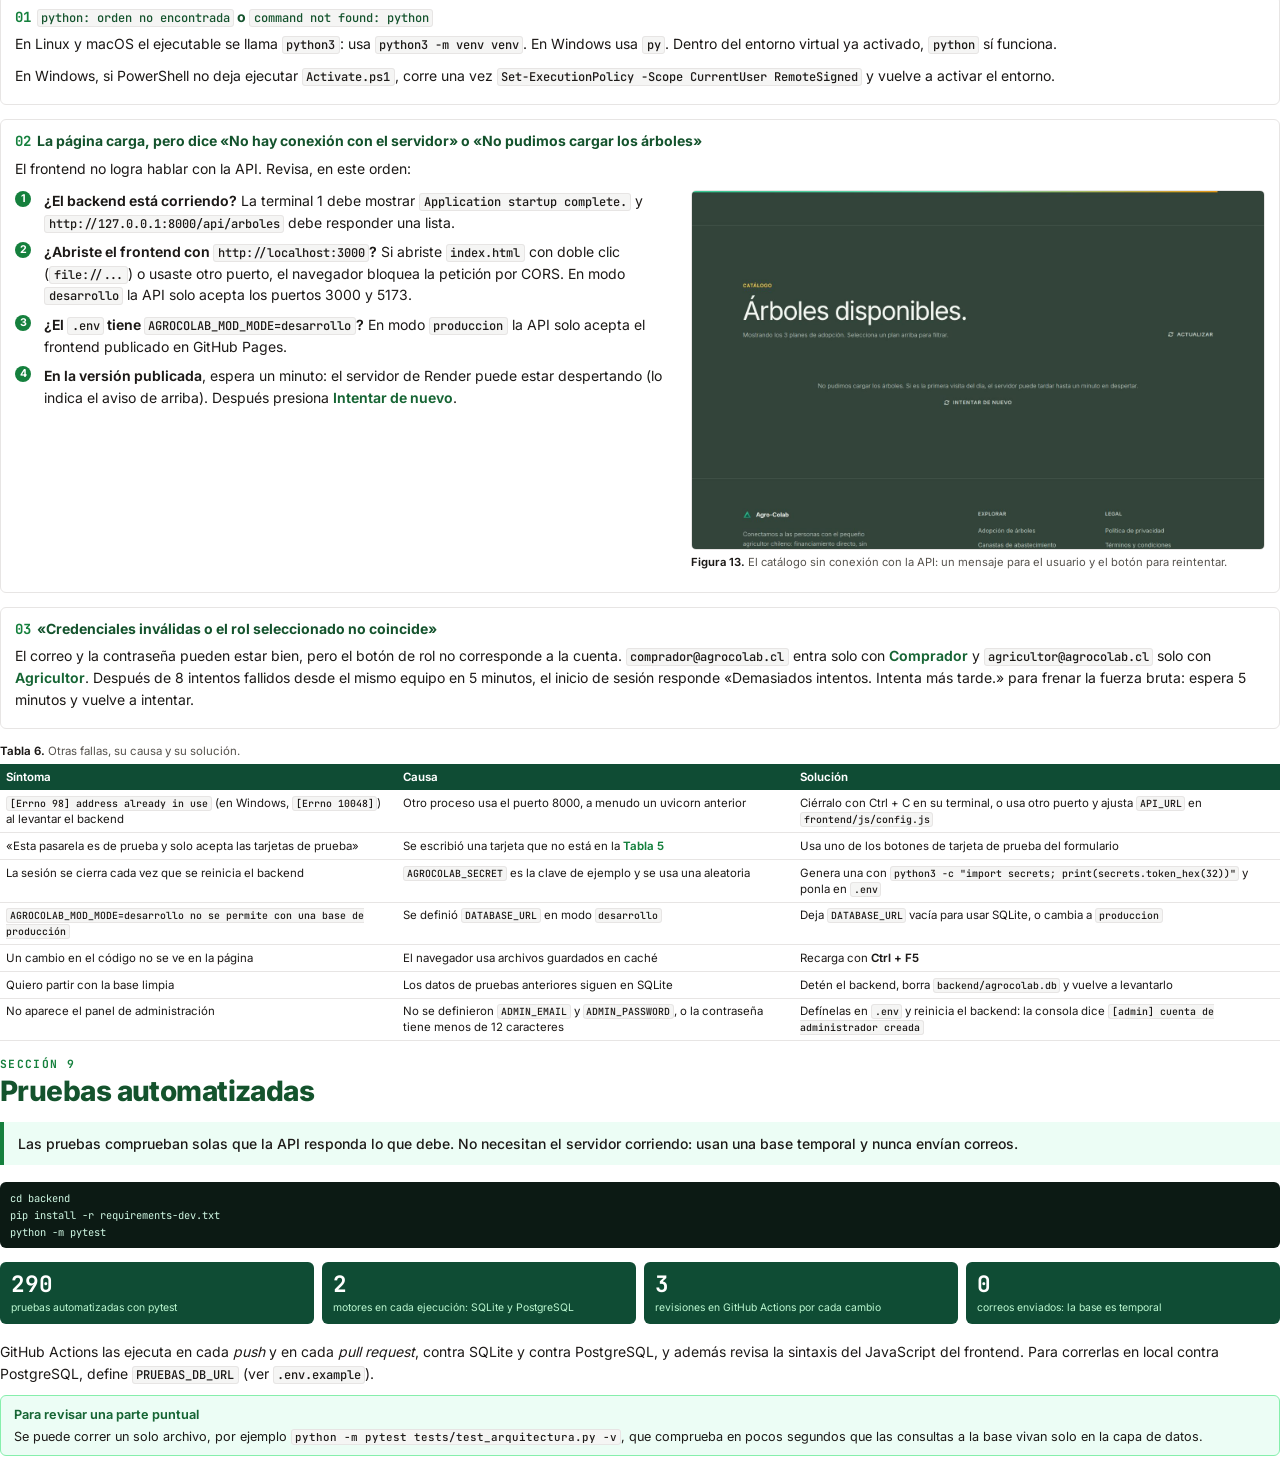
<file: docs/guias/fuente/manual.html>
<!doctype html>
<html lang="es">
<head>
<meta charset="utf-8">
<title>Agro-Colab · Manual de uso e instalación · INGT1003</title>
<meta name="author" content="Alveal Santos, Joaquin; Gonzalez Paredes, Matias; Reyes Orellana, Nicolas">
<meta name="description" content="Manual de uso e instalación de Agro-Colab: versión publicada, instalación local, datos de prueba, flujo principal y fallas frecuentes.">
<!--
  Fuente del manual de uso e instalación, con el mismo diseño del informe final
  (docs/informes/fuente/informe.html). Para generar el PDF, desde la raíz del repositorio:
    node docs/guias/fuente/generar_manual.mjs
  El índice, la numeración de figuras y tablas, y el número de página de cada entrada
  se completan solos. Las tipografías y el árbol de la portada se toman del informe.
  El mismo contenido, en texto, está en docs/guias/MANUAL.md: si cambias uno, cambia el otro.
-->
<style>
  @font-face { font-family: "Inter"; src: url("../../informes/fuente/tipografias/Inter.woff2") format("woff2"); font-weight: 100 900; }
  @font-face { font-family: "JetBrains Mono"; src: url("../../informes/fuente/tipografias/JetBrainsMono.woff2") format("woff2"); font-weight: 100 800; }

  :root {
    --tinta: #1c1917; --suave: #57534e; --tenue: #78716c; --linea: #e7e5e4; --fondo: #f5f5f4;
    --verde: #14532d; --verde-medio: #166534; --verde-vivo: #15803d; --menta: #34d399;
    --verde-claro: #ecfdf5; --borde-verde: #86efac; --cabecera: #0f4c34;
    --ambar: #b45309; --ambar-claro: #fffbeb; --borde-ambar: #fcd34d;
    --azul: #1d4ed8; --violeta: #6d28d9; --rojo: #b91c1c;
  }

  /* ---------- Páginas ----------
     La portada y el índice no cuentan: el cuerpo se numera desde la sección 1. */
  @page { size: Letter; margin: 2.3cm 2.5cm 2.3cm 2.5cm;
    @top-left { content: "Agro-Colab · Manual de uso e instalación"; font: 500 7.5pt "Inter"; color: #78716c; }
    @bottom-left { content: "INGT1003 · Universidad Mayor · Hito 3"; font: 500 7.5pt "Inter"; color: #78716c; }
    @bottom-right { content: counter(page); font: 600 8pt "Inter"; color: #1c1917; }
  }
  @page portada { margin: 0; counter-increment: page 0; @top-left { content: none; } @bottom-left { content: none; } @bottom-right { content: none; } }
  @page indice { counter-increment: page 0; @top-right { content: "Índice"; font: 600 7.5pt "Inter"; color: #15803d; } @bottom-right { content: none; } @bottom-left { content: none; } }

  * { box-sizing: border-box; }
  html { -webkit-print-color-adjust: exact; print-color-adjust: exact; }
  body { margin: 0; font-family: "Inter", sans-serif; font-size: 10.5pt; line-height: 1.55; color: var(--tinta); font-feature-settings: "cv11", "ss01"; }
  p { margin: 0 0 .75em; text-align: justify; hyphens: auto; }
  p:has(code) { text-align: left; } /* el código no se corta: justificado dejaba huecos grandes */
  b, strong { font-weight: 650; }
  a { color: var(--verde-vivo); text-decoration: none; }
  ul, ol { margin: 0 0 .85em; padding-left: 1.3em; }
  li { margin-bottom: .3em; }
  code, .m { font-family: "JetBrains Mono", monospace; font-size: .86em; font-weight: 500; background: var(--fondo); border: 1px solid var(--linea); border-radius: 3px; padding: 0 .28em; white-space: nowrap; }
  .ref { color: var(--verde-vivo); font-weight: 650; }
  .boton { font-weight: 650; color: var(--verde-medio); }

  /* ---------- Secciones ---------- */
  .seccion { break-before: page; }
  .kicker { font-family: "JetBrains Mono", monospace; font-weight: 700; font-size: 8.5pt; letter-spacing: .12em; color: var(--verde-vivo); text-transform: uppercase; margin: 0 0 .2em; }
  h2 { font-size: 21pt; font-weight: 800; letter-spacing: -.02em; line-height: 1.15; color: var(--verde); margin: 0 0 .55em; break-after: avoid; }
  h3 { font-size: 12.5pt; font-weight: 750; color: var(--verde); margin: 1.35em 0 .5em; break-after: avoid; }
  h3 .num { font-family: "JetBrains Mono", monospace; font-size: .82em; color: var(--verde-vivo); margin-right: .45em; }
  h4 { font-size: 10.5pt; font-weight: 700; margin: 1em 0 .35em; break-after: avoid; }

  .resumen { background: var(--verde-claro); border-left: 4px solid var(--verde-vivo); padding: .75em 1em; margin: 0 0 1.2em; font-weight: 500; font-size: 10.5pt; break-inside: avoid; }
  .resumen p { margin: 0; text-align: left; }
  .nota { background: var(--verde-claro); border: 1px solid var(--borde-verde); border-radius: 6px; padding: .7em 1em; margin: .8em 0 1.1em; font-size: 9.5pt; break-inside: avoid; }
  .nota b:first-child { display: block; color: var(--verde-medio); margin-bottom: .2em; }
  .nota p:last-child { margin-bottom: 0; }
  .costo { background: var(--ambar-claro); border: 1px solid var(--borde-ambar); border-radius: 6px; padding: .7em 1em; margin: .8em 0 1.1em; font-size: 9.5pt; break-inside: avoid; }
  .costo b:first-child { display: block; color: var(--ambar); margin-bottom: .2em; }
  .costo p:last-child { margin-bottom: 0; }

  /* ---------- Cifras y tarjetas ---------- */
  .cifras { display: grid; grid-template-columns: repeat(4, 1fr); gap: .6em; margin: 1em 0 1.2em; break-inside: avoid; }
  .cifra { background: var(--cabecera); color: #fff; border-radius: 6px; padding: .7em .8em; }
  .cifra b { display: block; font-family: "JetBrains Mono", monospace; font-size: 17pt; font-weight: 700; color: #fff; line-height: 1.1; }
  .cifra span { display: block; font-size: 7.8pt; color: #bbf7d0; line-height: 1.3; margin-top: .35em; }
  .tarjetas { display: grid; grid-template-columns: repeat(3, 1fr); gap: .6em; margin: .6em 0 1.1em; break-inside: avoid; }
  .tarjetas.dos { grid-template-columns: repeat(2, 1fr); }
  .tarjeta { border: 1px solid var(--linea); border-radius: 6px; padding: .6em .75em; font-size: 8.8pt; line-height: 1.45; }
  .tarjeta b:first-child { display: block; color: var(--verde-medio); font-size: 9pt; margin-bottom: .25em; }
  .tarjeta p { text-align: left; margin-bottom: .4em; }
  .tarjeta p:last-child { margin-bottom: 0; }

  /* ---------- Tablas ---------- */
  table { width: 100%; border-collapse: collapse; margin: .3em 0 1.2em; font-size: 8.6pt; line-height: 1.4; }
  caption { caption-side: top; text-align: left; font-size: 8.6pt; color: var(--suave); padding-bottom: .45em; }
  caption b { color: var(--tinta); }
  thead th { background: var(--cabecera); color: #fff; text-align: left; font-weight: 650; padding: .45em .55em; vertical-align: bottom; }
  td { border-bottom: 1px solid var(--linea); padding: .42em .55em; vertical-align: top; }
  tbody tr { break-inside: avoid; }
  td code { white-space: normal; }
  .cod { display: inline-block; font-family: "JetBrains Mono", monospace; font-size: 7.4pt; font-weight: 700; border-radius: 3px; padding: 0 .3em; background: #fee2e2; color: #991b1b; }
  .cod.ex { background: #dcfce7; color: #166534; }

  /* ---------- Figuras ---------- */
  figure { margin: .9em 0 1.2em; break-inside: avoid; }
  figure img { display: block; max-width: 100%; margin: 0 auto; border: 1px solid var(--linea); border-radius: 5px; }
  figcaption { font-size: 8.4pt; color: var(--suave); margin-top: .5em; line-height: 1.4; }
  figcaption b { color: var(--tinta); }
  .par { display: grid; grid-template-columns: 1fr 1fr; gap: .9em; margin: .9em 0 1.1em; }
  .par figure { margin: 0; }
  .par.compacta { width: 78%; margin-left: auto; margin-right: auto; }

  /* Terminal */
  .terminal { background: #0c1a14; color: #d1fae5; border-radius: 6px; padding: .8em 1em; margin: .4em 0 1em; font-family: "JetBrains Mono", monospace; font-size: 7.8pt; line-height: 1.6; white-space: pre-wrap; word-break: break-word; break-inside: avoid; }
  .terminal .c { color: #6ee7b7; } .terminal .k { color: #fcd34d; } .terminal .x { color: #86efac; }
  .so { display: inline-block; font-family: "JetBrains Mono", monospace; font-size: 7.4pt; font-weight: 700; letter-spacing: .06em; color: #fff; background: var(--cabecera); border-radius: 3px; padding: .1em .5em; margin: .5em 0 .1em; }

  /* Pasos */
  .pasos { counter-reset: paso; list-style: none; padding-left: 0; }
  .pasos > li { counter-increment: paso; position: relative; padding-left: 2.1em; margin-bottom: .55em; }
  .pasos > li::before { content: counter(paso); position: absolute; left: 0; top: .1em; width: 1.5em; height: 1.5em; border-radius: 50%; background: var(--verde-vivo); color: #fff; font-size: 8pt; font-weight: 700; display: grid; place-items: center; }

  /* Fallas */
  .falla { border: 1px solid var(--linea); border-radius: 6px; padding: .7em 1em .5em; margin: .7em 0 1em; }
  .falla h4, .falla h4 + p { break-after: avoid; }
  figure.media { max-width: 64%; margin-left: auto; margin-right: auto; }
  .texto-y-figura { display: grid; grid-template-columns: 1.15fr 1fr; gap: 1.1em; align-items: start; margin: .4em 0 1em; }
  .texto-y-figura figure { margin: 0; }
  .falla h4 { margin-top: 0; color: var(--verde); }
  .falla h4 .nn { font-family: "JetBrains Mono", monospace; color: var(--verde-vivo); margin-right: .4em; }

  /* ---------- Portada ---------- */
  .portada { page: portada; height: 27.94cm; background: #030806; color: #fff; position: relative; overflow: hidden; padding: 2.4cm 2.2cm 2cm; display: flex; flex-direction: column; }
  .portada .arbol { position: absolute; right: -1.2cm; top: 1.4cm; width: 12.5cm; opacity: .95; }
  .portada .inst { position: relative; font-size: 9.5pt; line-height: 1.5; color: #d6d3d1; }
  .portada .inst b { color: #fff; font-size: 10.5pt; }
  .portada .centro { position: relative; margin-top: 6.6cm; }
  .portada .hito { font-family: "JetBrains Mono", monospace; font-size: 8.5pt; font-weight: 700; letter-spacing: .16em; color: #facc15; }
  .portada h1 { font-size: 46pt; font-weight: 900; letter-spacing: -.03em; margin: .1em 0 .12em; line-height: 1; }
  .portada .bajada { font-size: 13pt; font-weight: 600; color: #e7e5e4; max-width: 11cm; line-height: 1.35; }
  .portada .cifras-portada { position: relative; display: grid; grid-template-columns: repeat(4, 1fr); gap: 1em; margin-top: 2.2cm; padding-bottom: .9cm; border-bottom: 1px solid #292524; }
  .portada .cifras-portada b { display: block; font-family: "JetBrains Mono", monospace; font-size: 21pt; color: var(--menta); line-height: 1; }
  .portada .cifras-portada span { display: block; font-size: 7.8pt; color: #a8a29e; margin-top: .4em; line-height: 1.3; }
  .portada dl { position: relative; display: grid; grid-template-columns: 3.6cm 1fr; gap: .45em 1em; font-size: 9pt; margin: .9cm 0 0; }
  .portada dt { color: #a8a29e; }
  .portada dd { margin: 0; color: #fafaf9; }

  /* ---------- Índice ---------- */
  .indice { page: indice; break-before: page; }
  .indice h2 { margin-bottom: .6em; }
  .indice ol { list-style: none; padding: 0; margin: 0; }
  .indice li { display: flex; align-items: baseline; gap: .45em; margin: 0; padding: .16em 0; font-size: 9.6pt; }
  .indice li.n1 { font-weight: 650; padding-top: .42em; }
  .indice li.n2 { padding-left: 1.9em; font-size: 9pt; color: var(--suave); }
  .indice li .nn { font-family: "JetBrains Mono", monospace; color: var(--verde-vivo); min-width: 1.6em; font-size: .9em; white-space: nowrap; flex: none; }
  .indice li .tt { flex: none; max-width: 80%; white-space: nowrap; overflow: hidden; text-overflow: ellipsis; }
  #indice-figuras .nn, #indice-tablas .nn { min-width: 5.4em; }
  .indice li .relleno { flex: 1; border-bottom: 1px dotted #a8a29e; margin-bottom: .3em; }
  .indice li .pag { min-width: 1.8em; text-align: right; font-family: "JetBrains Mono", monospace; font-size: .9em; }
  .indice h4 { margin-top: 1.4em; color: var(--verde); }
</style>
</head>
<body>

<!-- =========================== PORTADA E ÍNDICE =========================== -->
<section class="portada">
  <img class="arbol" src="../../informes/fuente/img/arbol.png" alt="">
  <div class="inst">
    <b>Universidad Mayor</b><br>
    Facultad de Ciencias, Ingeniería y Tecnología<br>
    Escuela de Ingeniería Civil
  </div>
  <div class="centro">
    <div class="hito">HITO 3 · MANUAL DE USO E INSTALACIÓN</div>
    <h1>Agro-Colab</h1>
    <div class="bajada">Cómo usar la plataforma, instalarla en otro equipo y resolver los problemas más comunes, sin ayuda del equipo.</div>
  </div>
  <div class="cifras-portada">
    <div><b>37</b><span>operaciones HTTP en la API</span></div>
    <div><b>7</b><span>tablas relacionales</span></div>
    <div><b>290</b><span>pruebas, en 2 motores de base de datos</span></div>
    <div><b>500</b><span>compras simultáneas sin sobreventa</span></div>
  </div>
  <dl>
    <dt>Asignatura</dt><dd>Arquitectura de Desarrollo (Móvil y Web) · INGT1003</dd>
    <dt>Equipo</dt><dd>Agro-Colab</dd>
    <dt>Integrantes</dt><dd>Alveal Santos, Joaquin<br>Gonzalez Paredes, Matias<br>Reyes Orellana, Nicolas</dd>
    <dt>Docente</dt><dd>Prof. Carlos Muñoz S.</dd>
    <dt>Repositorio</dt><dd>github.com/arrobaaas/agro-colab</dd>
    <dt>Producto publicado</dt><dd>arrobaaas.github.io/agro-colab</dd>
    <dt>Ciudad y fecha</dt><dd>Santiago de Chile, noviembre de 2026</dd>
  </dl>
</section>

<section class="indice">
  <h2>Índice</h2>
  <ol id="indice"></ol>
  <h4>Figuras</h4>
  <ol id="indice-figuras"></ol>
  <h4>Tablas</h4>
  <ol id="indice-tablas"></ol>
</section>

<!-- ================================ CUERPO ================================ -->

<!-- 1 ======================================================================= -->
<section class="seccion" data-titulo="Antes de empezar">
<p class="kicker">Sección 1</p>
<h2 id="s1">Antes de empezar</h2>
<div class="resumen"><p>Este manual permite que una persona que no conoce el proyecto lo use, lo instale y resuelva los problemas más comunes sin ayuda del equipo.</p></div>

<p>Agro-Colab conecta a consumidores con pequeños agricultores chilenos: el comprador adopta un árbol frutal o contrata una canasta de cosecha, y el pago llega directo al productor. Hay dos formas de probarlo, y la <span class="ref">Tabla 1</span> ayuda a elegir.</p>

<table>
  <caption>Dos formas de usar Agro-Colab.</caption>
  <thead><tr><th style="width:22%">Forma</th><th>Para quién</th><th style="width:30%">Qué necesita</th><th style="width:14%">Sección</th></tr></thead>
  <tbody>
    <tr><td><b>Versión publicada</b></td><td>Quien solo quiere usar el producto: recorrerlo, comprar un árbol de prueba, ver los paneles.</td><td>Un navegador y conexión a internet.</td><td>2</td></tr>
    <tr><td><b>Instalación local</b></td><td>Quien quiere revisar el código, correr las pruebas o trabajar sin depender de internet.</td><td>Python 3.12 o superior, Git y dos terminales.</td><td>3 y 4</td></tr>
  </tbody>
</table>

<p>Los pasos se comprobaron el 17 de noviembre de 2026 clonando el repositorio en una carpeta vacía y siguiéndolos al pie de la letra. Todos los datos que aparecen son <b>ficticios</b>: nunca cargues datos reales de personas, ni en la versión publicada ni en una instalación local.</p>

<div class="tarjetas">
  <div class="tarjeta"><b>Si tienes poco tiempo</b>Ve a la sección 2, entra con la cuenta de comprador de la sección 5 y sigue el flujo principal de la sección 6.</div>
  <div class="tarjeta"><b>Si vas a instalarlo</b>Revisa los requisitos (sección 3) y sigue la sección 4 con dos terminales abiertas.</div>
  <div class="tarjeta"><b>Si algo falla</b>La sección 8 reúne las fallas que aparecieron al instalarlo en un equipo limpio, con su solución.</div>
</div>
</section>

<!-- 2 ======================================================================= -->
<section class="seccion" data-titulo="Usar la versión publicada">
<p class="kicker">Sección 2</p>
<h2 id="s2">Usar la versión publicada</h2>
<div class="resumen"><p>Sin instalar nada: abre <b>arrobaaas.github.io/agro-colab</b> e ingresa con una de las cuentas de prueba de la sección 5.</p></div>

<figure class="media">
  <img src="../../capturas/01-inicio-sesion.jpg" alt="Pantalla de inicio de sesión de Agro-Colab">
  <figcaption>Pantalla de inicio. A la derecha, el inicio de sesión con el botón de tipo de cuenta (Comprador o Agricultor) y, abajo, las cuentas de demostración.</figcaption>
</figure>

<p>El frontend está publicado en GitHub Pages y la API en el plan gratuito de Render. Para ingresar:</p>
<ol class="pasos">
  <li>Elige el tipo de cuenta: <span class="boton">Comprador</span> o <span class="boton">Agricultor</span>.</li>
  <li>Escribe el correo y la contraseña de la cuenta de prueba.</li>
  <li>Presiona <span class="boton">Ingresar</span>, o presiona <b>Enter</b> en el campo de la contraseña.</li>
</ol>

<div class="costo"><b>La primera visita puede tardar hasta un minuto</b><p>Si nadie usó el servicio en los últimos 15 minutos, el servidor de Render está dormido y la primera petición tarda mientras despierta. La página empieza a despertarlo apenas se abre, y si una petición tarda más de 3,5 segundos aparece arriba el aviso <b>«Despertando el servidor…»</b>, que se quita solo cuando responde. Después todo responde con normalidad.</p></div>

<div class="nota"><b>Las cuentas de demostración son compartidas</b><p>Cualquier visitante del sitio puede entrar con ellas, así que su perfil y su contraseña no se pueden modificar, y lo que se guarde en ellas se limpia después de una hora. No escribas datos reales en esas cuentas.</p></div>
</section>

<!-- 3 ======================================================================= -->
<section class="seccion" data-titulo="Requisitos para instalar">
<p class="kicker">Sección 3</p>
<h2 id="s3">Requisitos para instalar</h2>
<div class="resumen"><p>Solo hace falta Python, Git y un navegador. La base de datos y el correo no se instalan: en local se usa SQLite y los códigos aparecen en la consola.</p></div>

<table>
  <caption>Requisitos de la instalación local.</caption>
  <thead><tr><th style="width:20%">Requisito</th><th style="width:30%">Versión</th><th>Para qué</th></tr></thead>
  <tbody>
    <tr><td><b>Python</b></td><td>3.12 o superior</td><td>Backend (FastAPI)</td></tr>
    <tr><td><b>Git</b></td><td>Cualquiera reciente</td><td>Clonar el repositorio</td></tr>
    <tr><td><b>Navegador</b></td><td>Chrome, Firefox, Edge o Safari actuales</td><td>Frontend</td></tr>
    <tr><td><b>PostgreSQL</b></td><td>16 (opcional)</td><td>Solo si no quieres usar SQLite</td></tr>
  </tbody>
</table>

<p>No hace falta Node.js: los estilos de Tailwind vienen compilados en el repositorio. Tampoco hace falta una cuenta de correo: en modo <code>desarrollo</code>, el código de verificación aparece en la consola del servidor.</p>

<p>Para comprobar la versión de Python, escribe <code>python3 --version</code> en Linux y macOS, o <code>py --version</code> en Windows.</p>
</section>

<!-- 4 ======================================================================= -->
<section class="seccion" data-titulo="Instalación paso a paso">
<p class="kicker">Sección 4</p>
<h2 id="s4">Instalación paso a paso</h2>
<div class="resumen"><p>Se necesitan <b>dos terminales</b>: una para el backend, en el puerto 8000, y otra para el frontend, en el puerto 3000. Las dos quedan abiertas mientras se usa el producto.</p></div>

<h3 id="s4-1"><span class="num">4.1</span>Terminal 1 · Backend</h3>

<span class="so">LINUX Y MACOS</span>
<div class="terminal">git clone https://github.com/arrobaaas/agro-colab.git
cd agro-colab/backend
python3 -m venv venv
source venv/bin/activate
pip install -r requirements.txt
cp ../.env.example ../.env
uvicorn main:app --reload --port 8000 --env-file ../.env</div>

<span class="so">WINDOWS · POWERSHELL</span>
<div class="terminal">git clone https://github.com/arrobaaas/agro-colab.git
cd agro-colab\backend
py -m venv venv
venv\Scripts\Activate.ps1
pip install -r requirements.txt
copy ..\.env.example ..\.env
uvicorn main:app --reload --port 8000 --env-file ..\.env</div>

<p>Está funcionando cuando la consola muestra <code>Application startup complete.</code> Con los valores de <code>.env.example</code>:</p>
<ul>
  <li>Se crea sola una base SQLite en <code>backend/agrocolab.db</code>, con las cuentas de demostración y tres árboles de ejemplo.</li>
  <li>La documentación interactiva de la API queda en <code>http://127.0.0.1:8000/docs</code>.</li>
  <li>Aparece el aviso <code>AGROCOLAB_SECRET es la clave de ejemplo...</code>. En local es normal: solo significa que las sesiones se cierran cada vez que se reinicia el servidor.</li>
</ul>

<div class="nota"><b>La próxima vez</b><p>La preparación (entorno virtual, dependencias y <code>.env</code>) se hace una sola vez. Después basta con entrar a <code>backend</code>, activar el entorno y ejecutar la línea de <code>uvicorn</code>.</p></div>

<h3 id="s4-2"><span class="num">4.2</span>Terminal 2 · Frontend</h3>
<div class="terminal">cd agro-colab/frontend
python3 -m http.server 3000      <span class="c"># Windows: py -m http.server 3000</span></div>

<p>Abre <b>http://localhost:3000</b> en el navegador. El frontend detecta que está en <code>localhost</code> y llama solo a la API local.</p>

<h3 id="s4-3"><span class="num">4.3</span>Comprobar que funciona</h3>
<table>
  <caption>Direcciones para comprobar la instalación local.</caption>
  <thead><tr><th style="width:38%">Dirección</th><th>Qué deberías ver</th></tr></thead>
  <tbody>
    <tr><td><code>http://localhost:3000</code></td><td>La portada «Del huerto chileno. Directo a tu mesa.» con el inicio de sesión</td></tr>
    <tr><td><code>http://127.0.0.1:8000/api/estado</code></td><td>Una respuesta con <code>"status": "success"</code></td></tr>
    <tr><td><code>http://127.0.0.1:8000/docs</code></td><td>La documentación interactiva de la API</td></tr>
  </tbody>
</table>
<p>Para apagar todo, presiona <b>Ctrl + C</b> en cada una de las dos terminales.</p>

<h3 id="s4-4"><span class="num">4.4</span>Opcional · PostgreSQL en lugar de SQLite</h3>
<div class="terminal">createdb agrocolab
psql -d agrocolab -f db/esquema.sql</div>
<p>Después, en <code>.env</code>, cambia <code>AGROCOLAB_MOD_MODE=produccion</code> y define <code>DATABASE_URL=postgresql://usuario:clave@localhost:5432/agrocolab</code>. El servidor no acepta el modo <code>desarrollo</code> con una base de producción. Más detalle en <code>db/README.md</code>.</p>
</section>

<!-- 5 ======================================================================= -->
<section class="seccion" data-titulo="Datos de prueba">
<p class="kicker">Sección 5</p>
<h2 id="s5">Datos de prueba</h2>
<div class="resumen"><p>Todos los datos son ficticios. Con estas cuentas y tarjetas se recorre el producto completo sin mover dinero.</p></div>

<h3 id="s5-1"><span class="num">5.1</span>Cuentas</h3>
<table>
  <caption>Cuentas de prueba y botón de rol con el que se ingresa.</caption>
  <thead><tr><th style="width:16%">Rol</th><th style="width:30%">Correo</th><th style="width:28%">Contraseña</th><th>Botón de rol</th></tr></thead>
  <tbody>
    <tr><td><b>Comprador</b></td><td><code>comprador@agrocolab.cl</code></td><td><code>123</code></td><td>Comprador</td></tr>
    <tr><td><b>Agricultor</b></td><td><code>agricultor@agrocolab.cl</code></td><td><code>123</code></td><td>Agricultor</td></tr>
    <tr><td><b>Administrador</b></td><td>El de <code>ADMIN_EMAIL</code> en <code>.env</code></td><td>El de <code>ADMIN_PASSWORD</code> (12 caracteres o más)</td><td>Cualquiera</td></tr>
  </tbody>
</table>
<p>La cuenta de administrador no existe hasta que se definen esas dos variables y se reinicia el servidor. Nadie puede registrarse como administrador. Las cuentas de demostración son compartidas en la versión publicada, así que su perfil y su contraseña no se pueden modificar.</p>

<h3 id="s5-2"><span class="num">5.2</span>Tarjetas de la pasarela simulada</h3>
<p>La pasarela no mueve dinero y solo acepta estas tarjetas, con cualquier vencimiento futuro (por ejemplo <code>12/29</code>) y cualquier CVV de 3 dígitos. El formulario de pago tiene un botón para cada una, así que no hace falta escribirlas.</p>
<table>
  <caption>Tarjetas de prueba y resultado de cada una.</caption>
  <thead><tr><th style="width:40%">Número</th><th>Resultado</th></tr></thead>
  <tbody>
    <tr><td><code>4242 4242 4242 4242</code></td><td><span class="cod ex">APROBADA</span> Visa</td></tr>
    <tr><td><code>5555 5555 5555 4444</code></td><td><span class="cod ex">APROBADA</span> Mastercard</td></tr>
    <tr><td><code>4000 0000 0000 0002</code></td><td><span class="cod">RECHAZADA</span> Fondos insuficientes</td></tr>
    <tr><td><code>4000 0000 0000 9995</code></td><td><span class="cod">RECHAZADA</span> Tarjeta bloqueada</td></tr>
  </tbody>
</table>

<h3 id="s5-3"><span class="num">5.3</span>Árboles de ejemplo</h3>
<p>Al crear la base se cargan tres árboles del agricultor de demostración, uno por plan (Básico, Intermedio y Premium). El primero es el <b>Palto Hass #104</b>: plan Básico, 5 cupos, $12.000 al mes.</p>
</section>

<!-- 6 ======================================================================= -->
<section class="seccion" data-titulo="Flujo principal: adoptar un árbol">
<p class="kicker">Sección 6</p>
<h2 id="s6">Flujo principal: adoptar un árbol</h2>
<div class="resumen"><p>Este es el recorrido que cierra el ciclo completo: la interfaz llama al servicio, el servicio guarda en la base de datos y el dato vuelve a la pantalla, incluso después de recargar.</p></div>

<ol class="pasos">
  <li>En la pantalla de inicio, elige <span class="boton">Comprador</span>, escribe <code>comprador@agrocolab.cl</code> y <code>123</code>, y presiona <span class="boton">Ingresar</span>.</li>
  <li>Presiona <span class="boton">Adoptar un árbol</span>. Aparece la lista <b>Árboles disponibles</b>, con los cupos libres de cada árbol.</li>
  <li>Elige un árbol y confirma con <span class="boton">Agregar a mi canasta</span>. El contador de la canasta, en la cabecera, sube a 1.</li>
  <li>Abre la canasta y presiona <span class="boton">Pagar $12.000</span> (el botón muestra el total). En <b>Pago con tarjeta</b>, usa el botón <span class="boton">Visa aprobada</span> y presiona <span class="boton">Pagar $…</span>. El monto lo fija el servidor, no el navegador.</li>
  <li>Aparece <b>Pago aprobado</b>. Presiona <span class="boton">Continuar con el despacho</span>, completa la dirección, la comuna, el celular, el código postal y la frecuencia, y presiona <span class="boton">Confirmar destino y registrar pedido</span>.</li>
  <li>Presiona <span class="boton">Mi panel</span>. El árbol adoptado aparece con sus coparticipantes, su cosecha estimada y la dirección de despacho.</li>
  <li><b>Recarga la página (F5).</b> El árbol sigue en el panel, porque quedó guardado en la base de datos.</li>
</ol>

<div class="par">
  <figure><img src="../../capturas/03-catalogo.jpg" alt="Lista de árboles disponibles"><figcaption>Paso 2: árboles disponibles, con los cupos libres de cada uno.</figcaption></figure>
  <figure><img src="../../capturas/04-confirmar-adopcion.jpg" alt="Confirmación del árbol elegido"><figcaption>Paso 3: confirmación del árbol antes de agregarlo a la canasta.</figcaption></figure>
  <figure><img src="../../capturas/05-canasta.jpg" alt="Canasta con el total"><figcaption>Paso 4: canasta con el total por pagar.</figcaption></figure>
  <figure><img src="../../capturas/07-pago-formulario.jpg" alt="Formulario de pago con tarjeta"><figcaption>Paso 4: pago con tarjeta, con los botones de las tarjetas de prueba.</figcaption></figure>
  <figure><img src="../../capturas/08-pago-aprobado.jpg" alt="Pago aprobado"><figcaption>Paso 5: comprobante del pago aprobado.</figcaption></figure>
  <figure><img src="../../capturas/09-despacho.jpg" alt="Formulario de despacho"><figcaption>Paso 5: destino y frecuencia del despacho, con autocompletado de direcciones.</figcaption></figure>
  <figure><img src="../../capturas/10-panel-comprador.jpg" alt="Panel del comprador"><figcaption>Paso 6: el panel del comprador con el árbol adoptado.</figcaption></figure>
  <figure><img src="../../capturas/11-panel-tras-recargar.jpg" alt="Panel después de recargar"><figcaption>Paso 7: el mismo panel después de recargar. El dato vino de la base.</figcaption></figure>
</div>

<h3 id="s6-1"><span class="num">6.1</span>Comprobar los errores en el mismo recorrido</h3>
<div class="texto-y-figura">
  <ul>
    <li>Paga con <span class="boton">Sin fondos</span>: aparece <b>Pago no realizado</b> con el motivo, y no se ocupa ningún cupo.</li>
    <li>Intenta adoptar otra vez el mismo árbol: la aplicación avisa que ya tienes un cupo en él. Si la petición llega a la API, responde <span class="cod">409 Conflict</span>.</li>
  </ul>
  <figure><img src="../../capturas/06-pago-rechazado.jpg" alt="Pago no realizado"><figcaption>Pago rechazado con la tarjeta sin fondos: no se realizó ningún cobro.</figcaption></figure>
</div>
</section>

<!-- 7 ======================================================================= -->
<section class="seccion" data-titulo="Otros recorridos">
<p class="kicker">Sección 7</p>
<h2 id="s7">Otros recorridos</h2>
<div class="resumen"><p>Además del flujo principal, cada rol tiene sus propias pantallas: el comprador administra lo que adoptó, el agricultor publica y sigue sus árboles, y el administrador gestiona las cuentas.</p></div>

<h3 id="s7-1"><span class="num">7.1</span>Comprador</h3>
<ul>
  <li><b>Canastas de abastecimiento:</b> en <span class="boton">Ver canastas</span>, elige un plan (Huerto Esencial, Familiar o Lote Gastronómico B2B). El plan B2B pide razón social y un RUT de empresa válido.</li>
  <li><b>Cancelar:</b> desde <span class="boton">Mi panel</span> se cancela la suscripción a un árbol (libera el cupo) o un plan de abastecimiento.</li>
  <li><b>Perfil:</b> cambia nombre, teléfono, dirección o contraseña (la contraseña nueva exige la actual). <span class="boton">Descargar mis datos</span> entrega una copia de tus datos y <span class="boton">Eliminar cuenta</span> los borra todos después de pedir la contraseña y una confirmación.</li>
</ul>

<h3 id="s7-2"><span class="num">7.2</span>Agricultor</h3>
<ol class="pasos">
  <li>Ingresa con <span class="boton">Agricultor</span>, <code>agricultor@agrocolab.cl</code> y <code>123</code>.</li>
  <li><b>Tu huerto en cifras</b> muestra los ingresos por árbol, la ocupación de cupos y las adopciones por mes.</li>
  <li><span class="boton">Publicar un árbol</span>: elige la especie del catálogo cerrado, una de sus fotos verificadas, la ubicación, el plan, los cupos y el precio, y presiona <span class="boton">Publicar árbol</span>.</li>
  <li>En <b>Mis árboles</b> se edita o elimina cada árbol, y se ven sus suscriptores con su contacto. El agricultor puede expulsar a un suscriptor para liberar su cupo.</li>
</ol>
<div class="par compacta">
  <figure><img src="../../capturas/13b-graficos-agricultor.jpg" alt="Tu huerto en cifras"><figcaption>Tu huerto en cifras: árboles publicados, suscriptores, ocupación e ingresos.</figcaption></figure>
  <figure><img src="../../capturas/14-arboles-agricultor.jpg" alt="Mis árboles"><figcaption>Mis árboles, con la ocupación de cada uno y el acceso a sus suscriptores.</figcaption></figure>
</div>

<h3 id="s7-3"><span class="num">7.3</span>Administrador</h3>
<p>Con la cuenta de <code>ADMIN_EMAIL</code>, el panel <b>Cuentas de Agro-Colab</b> lista todas las cuentas, con búsqueda y filtro por tipo. Desde el detalle de una cuenta se corrigen sus datos, se la verifica a mano, se cambia su contraseña o se elimina con todos sus datos.</p>

<h3 id="s7-4"><span class="num">7.4</span>Registro de una cuenta nueva</h3>
<p>En <span class="boton">¿No tienes cuenta? Regístrate</span>, completa el formulario y acepta los términos. En modo <code>desarrollo</code>, el código de 6 dígitos aparece en la terminal del backend; en la versión publicada llega por correo. Escríbelo en <b>Verifica tu cuenta</b> y entras directo.</p>
</section>

<!-- 8 ======================================================================= -->
<section class="seccion" data-titulo="Fallas frecuentes y su solución">
<p class="kicker">Sección 8</p>
<h2 id="s8">Fallas frecuentes y su solución</h2>
<div class="resumen"><p>Las tres primeras son las que más aparecieron al instalar el proyecto en un equipo limpio. Las demás se resumen en la <span class="ref">Tabla 6</span>.</p></div>

<div class="falla">
  <h4><span class="nn">01</span><code>python: orden no encontrada</code> o <code>command not found: python</code></h4>
  <p>En Linux y macOS el ejecutable se llama <code>python3</code>: usa <code>python3 -m venv venv</code>. En Windows usa <code>py</code>. Dentro del entorno virtual ya activado, <code>python</code> sí funciona.</p>
  <p>En Windows, si PowerShell no deja ejecutar <code>Activate.ps1</code>, corre una vez <code>Set-ExecutionPolicy -Scope CurrentUser RemoteSigned</code> y vuelve a activar el entorno.</p>
</div>

<div class="falla">
  <h4><span class="nn">02</span>La página carga, pero dice «No hay conexión con el servidor» o «No pudimos cargar los árboles»</h4>
  <p>El frontend no logra hablar con la API. Revisa, en este orden:</p>
  <div class="texto-y-figura">
  <ol class="pasos">
    <li><b>¿El backend está corriendo?</b> La terminal 1 debe mostrar <code>Application startup complete.</code> y <code>http://127.0.0.1:8000/api/arboles</code> debe responder una lista.</li>
    <li><b>¿Abriste el frontend con <code>http://localhost:3000</code>?</b> Si abriste <code>index.html</code> con doble clic (<code>file://...</code>) o usaste otro puerto, el navegador bloquea la petición por CORS. En modo <code>desarrollo</code> la API solo acepta los puertos 3000 y 5173.</li>
    <li><b>¿El <code>.env</code> tiene <code>AGROCOLAB_MOD_MODE=desarrollo</code>?</b> En modo <code>produccion</code> la API solo acepta el frontend publicado en GitHub Pages.</li>
    <li><b>En la versión publicada</b>, espera un minuto: el servidor de Render puede estar despertando (lo indica el aviso de arriba). Después presiona <span class="boton">Intentar de nuevo</span>.</li>
  </ol>
  <figure><img src="../../capturas/12-catalogo-error.jpg" alt="Catálogo sin conexión"><figcaption>El catálogo sin conexión con la API: un mensaje para el usuario y el botón para reintentar.</figcaption></figure>
  </div>
</div>

<div class="falla">
  <h4><span class="nn">03</span>«Credenciales inválidas o el rol seleccionado no coincide»</h4>
  <p>El correo y la contraseña pueden estar bien, pero el botón de rol no corresponde a la cuenta. <code>comprador@agrocolab.cl</code> entra solo con <span class="boton">Comprador</span> y <code>agricultor@agrocolab.cl</code> solo con <span class="boton">Agricultor</span>. Después de 8 intentos fallidos desde el mismo equipo en 5 minutos, el inicio de sesión responde «Demasiados intentos. Intenta más tarde.» para frenar la fuerza bruta: espera 5 minutos y vuelve a intentar.</p>
</div>

<table>
  <caption>Otras fallas, su causa y su solución.</caption>
  <thead><tr><th style="width:31%">Síntoma</th><th style="width:31%">Causa</th><th>Solución</th></tr></thead>
  <tbody>
    <tr><td><code>[Errno 98] address already in use</code> (en Windows, <code>[Errno 10048]</code>) al levantar el backend</td><td>Otro proceso usa el puerto 8000, a menudo un uvicorn anterior</td><td>Ciérralo con Ctrl + C en su terminal, o usa otro puerto y ajusta <code>API_URL</code> en <code>frontend/js/config.js</code></td></tr>
    <tr><td>«Esta pasarela es de prueba y solo acepta las tarjetas de prueba»</td><td>Se escribió una tarjeta que no está en la <span class="ref">Tabla 5</span></td><td>Usa uno de los botones de tarjeta de prueba del formulario</td></tr>
    <tr><td>La sesión se cierra cada vez que se reinicia el backend</td><td><code>AGROCOLAB_SECRET</code> es la clave de ejemplo y se usa una aleatoria</td><td>Genera una con <code>python3 -c "import secrets; print(secrets.token_hex(32))"</code> y ponla en <code>.env</code></td></tr>
    <tr><td><code>AGROCOLAB_MOD_MODE=desarrollo no se permite con una base de producción</code></td><td>Se definió <code>DATABASE_URL</code> en modo <code>desarrollo</code></td><td>Deja <code>DATABASE_URL</code> vacía para usar SQLite, o cambia a <code>produccion</code></td></tr>
    <tr><td>Un cambio en el código no se ve en la página</td><td>El navegador usa archivos guardados en caché</td><td>Recarga con <b>Ctrl + F5</b></td></tr>
    <tr><td>Quiero partir con la base limpia</td><td>Los datos de pruebas anteriores siguen en SQLite</td><td>Detén el backend, borra <code>backend/agrocolab.db</code> y vuelve a levantarlo</td></tr>
    <tr><td>No aparece el panel de administración</td><td>No se definieron <code>ADMIN_EMAIL</code> y <code>ADMIN_PASSWORD</code>, o la contraseña tiene menos de 12 caracteres</td><td>Defínelas en <code>.env</code> y reinicia el backend: la consola dice <code>[admin] cuenta de administrador creada</code></td></tr>
  </tbody>
</table>
</section>

<!-- 9 ======================================================================= -->
<section class="seccion" data-titulo="Pruebas automatizadas">
<p class="kicker">Sección 9</p>
<h2 id="s9">Pruebas automatizadas</h2>
<div class="resumen"><p>Las pruebas comprueban solas que la API responda lo que debe. No necesitan el servidor corriendo: usan una base temporal y nunca envían correos.</p></div>

<div class="terminal">cd backend
pip install -r requirements-dev.txt
python -m pytest</div>

<div class="cifras">
  <div class="cifra"><b>290</b><span>pruebas automatizadas con pytest</span></div>
  <div class="cifra"><b>2</b><span>motores en cada ejecución: SQLite y PostgreSQL</span></div>
  <div class="cifra"><b>3</b><span>revisiones en GitHub Actions por cada cambio</span></div>
  <div class="cifra"><b>0</b><span>correos enviados: la base es temporal</span></div>
</div>

<p>GitHub Actions las ejecuta en cada <i>push</i> y en cada <i>pull request</i>, contra SQLite y contra PostgreSQL, y además revisa la sintaxis del JavaScript del frontend. Para correrlas en local contra PostgreSQL, define <code>PRUEBAS_DB_URL</code> (ver <code>.env.example</code>).</p>

<div class="nota"><b>Para revisar una parte puntual</b><p>Se puede correr un solo archivo, por ejemplo <code>python -m pytest tests/test_arquitectura.py -v</code>, que comprueba en pocos segundos que las consultas a la base vivan solo en la capa de datos.</p></div>
</section>

<script>
/* Numera figuras y tablas, arma el índice y pone en el encabezado de cada página
   el nombre de su sección. Los números de página los completa generar_manual.mjs
   en window.PAGINAS (por id de entrada); sin ellos se muestra "?". */
(() => {
  const paginas = window.PAGINAS || {};
  const entradas = [];
  const li = (lista, clase, nn, titulo, id, buscar) => {
    const el = document.createElement("li");
    el.className = clase;
    el.dataset.id = id;
    el.dataset.buscar = buscar;
    el.innerHTML = `<span class="nn">${nn}</span><span class="tt"></span><span class="relleno"></span><span class="pag">${paginas[id] || "?"}</span>`;
    el.querySelector(".tt").textContent = titulo;
    lista.appendChild(el);
    entradas.push({ id, buscar });
  };

  const indice = document.getElementById("indice");
  document.querySelectorAll(".seccion").forEach((s, i) => {
    const h2 = s.querySelector("h2");
    li(indice, "n1", String(i + 1), h2.textContent.trim(), h2.id, h2.textContent.trim());
    s.querySelectorAll("h3").forEach((h3) => {
      const num = h3.querySelector(".num").textContent.trim();
      const titulo = h3.textContent.replace(num, "").trim();
      li(indice, "n2", num, titulo, h3.id, titulo);
    });
  });

  const figuras = document.getElementById("indice-figuras");
  document.querySelectorAll(".seccion figcaption").forEach((fc, i) => {
    const texto = fc.textContent.trim();
    fc.innerHTML = `<b>Figura ${i + 1}.</b> ` + fc.innerHTML;
    li(figuras, "n2", `Figura ${i + 1}`, texto, `fig${i + 1}`, `Figura ${i + 1}.`);
  });

  const tablas = document.getElementById("indice-tablas");
  document.querySelectorAll(".seccion caption").forEach((c, i) => {
    const texto = c.textContent.trim();
    c.innerHTML = `<b>Tabla ${i + 1}.</b> ` + c.innerHTML;
    li(tablas, "n2", `Tabla ${i + 1}`, texto, `tab${i + 1}`, `Tabla ${i + 1}.`);
  });

  // Una página con nombre por sección: su título va en el encabezado
  const css = [];
  document.querySelectorAll(".seccion").forEach((s, i) => {
    s.style.page = "sec" + i;
    const titulo = (s.dataset.titulo || "").replace(/"/g, '\\"');
    css.push(`@page sec${i} { @top-right { content: "${titulo}"; font: 600 7.5pt "Inter"; color: #15803d; } }`);
  });
  const estilo = document.createElement("style");
  estilo.textContent = css.join("\n");
  document.head.appendChild(estilo);

  document.documentElement.dataset.entradas = JSON.stringify(entradas);
})();
</script>
</body>
</html>
</file>
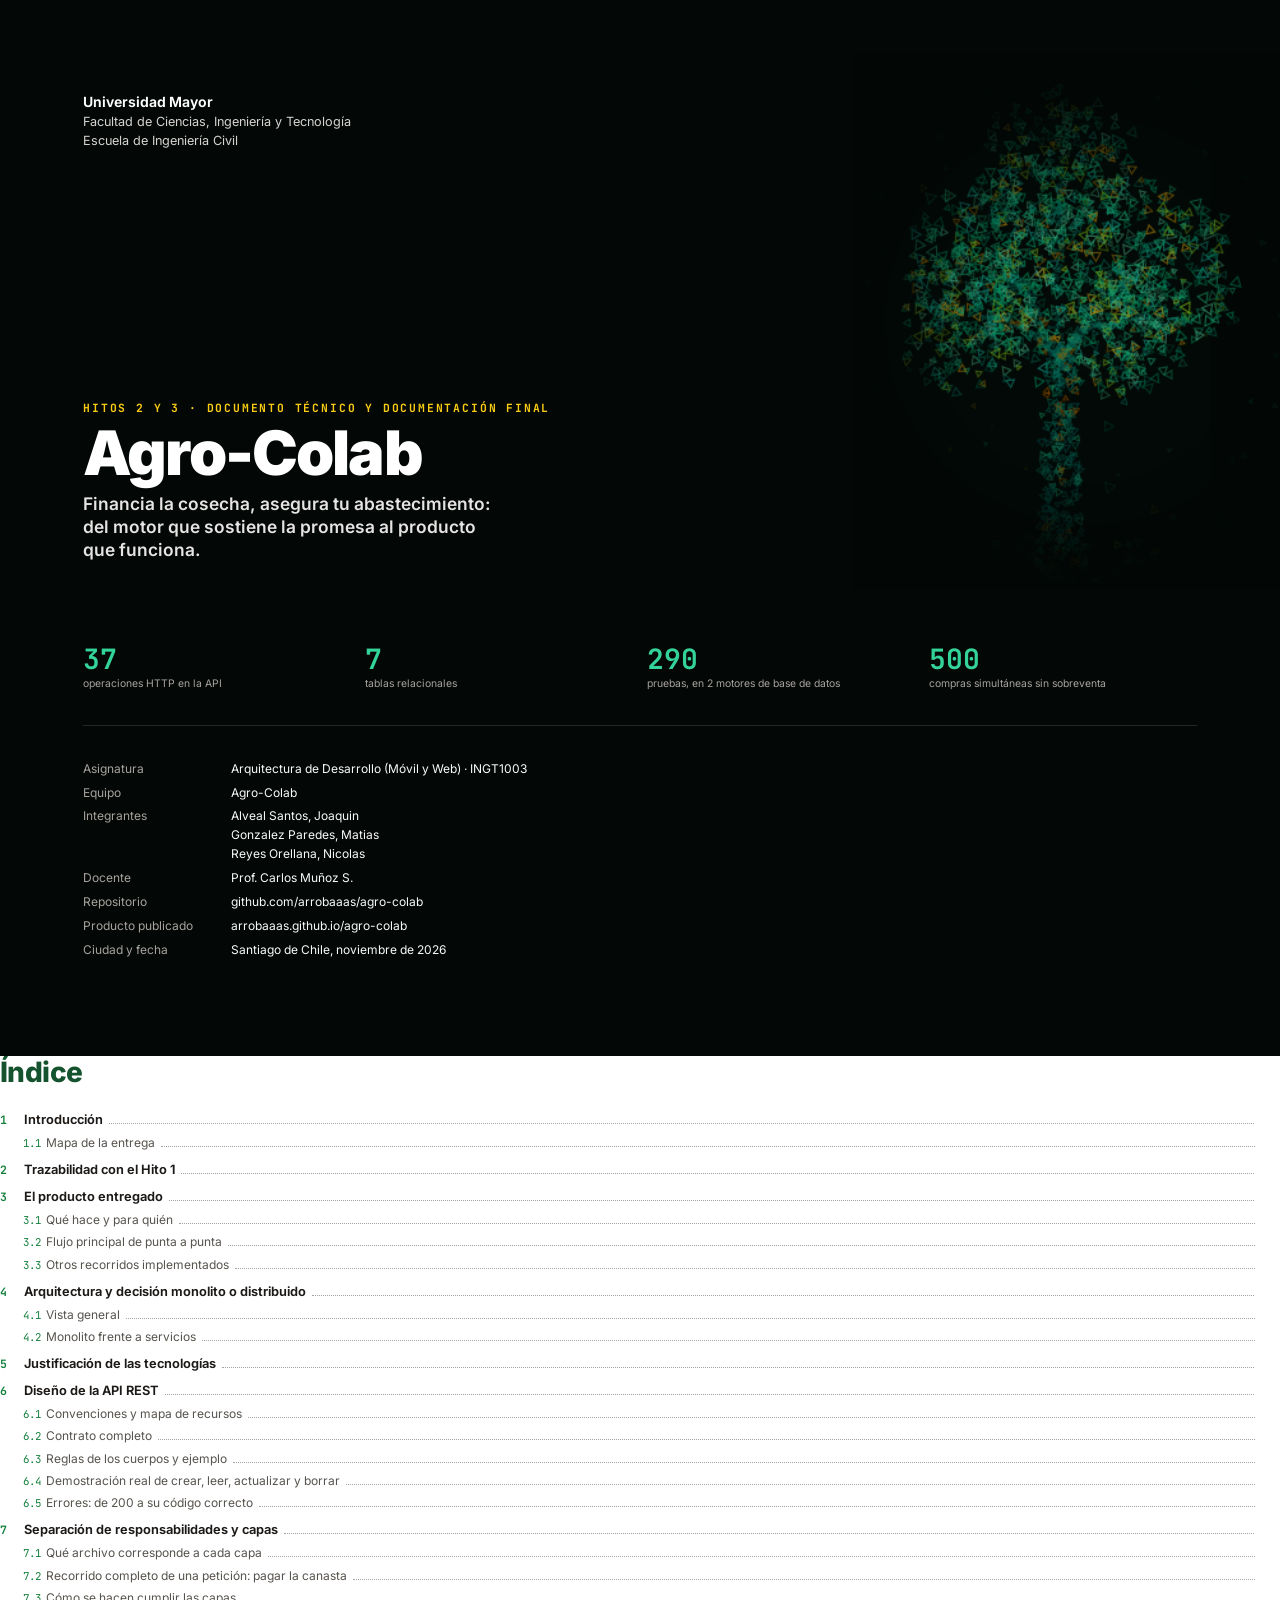
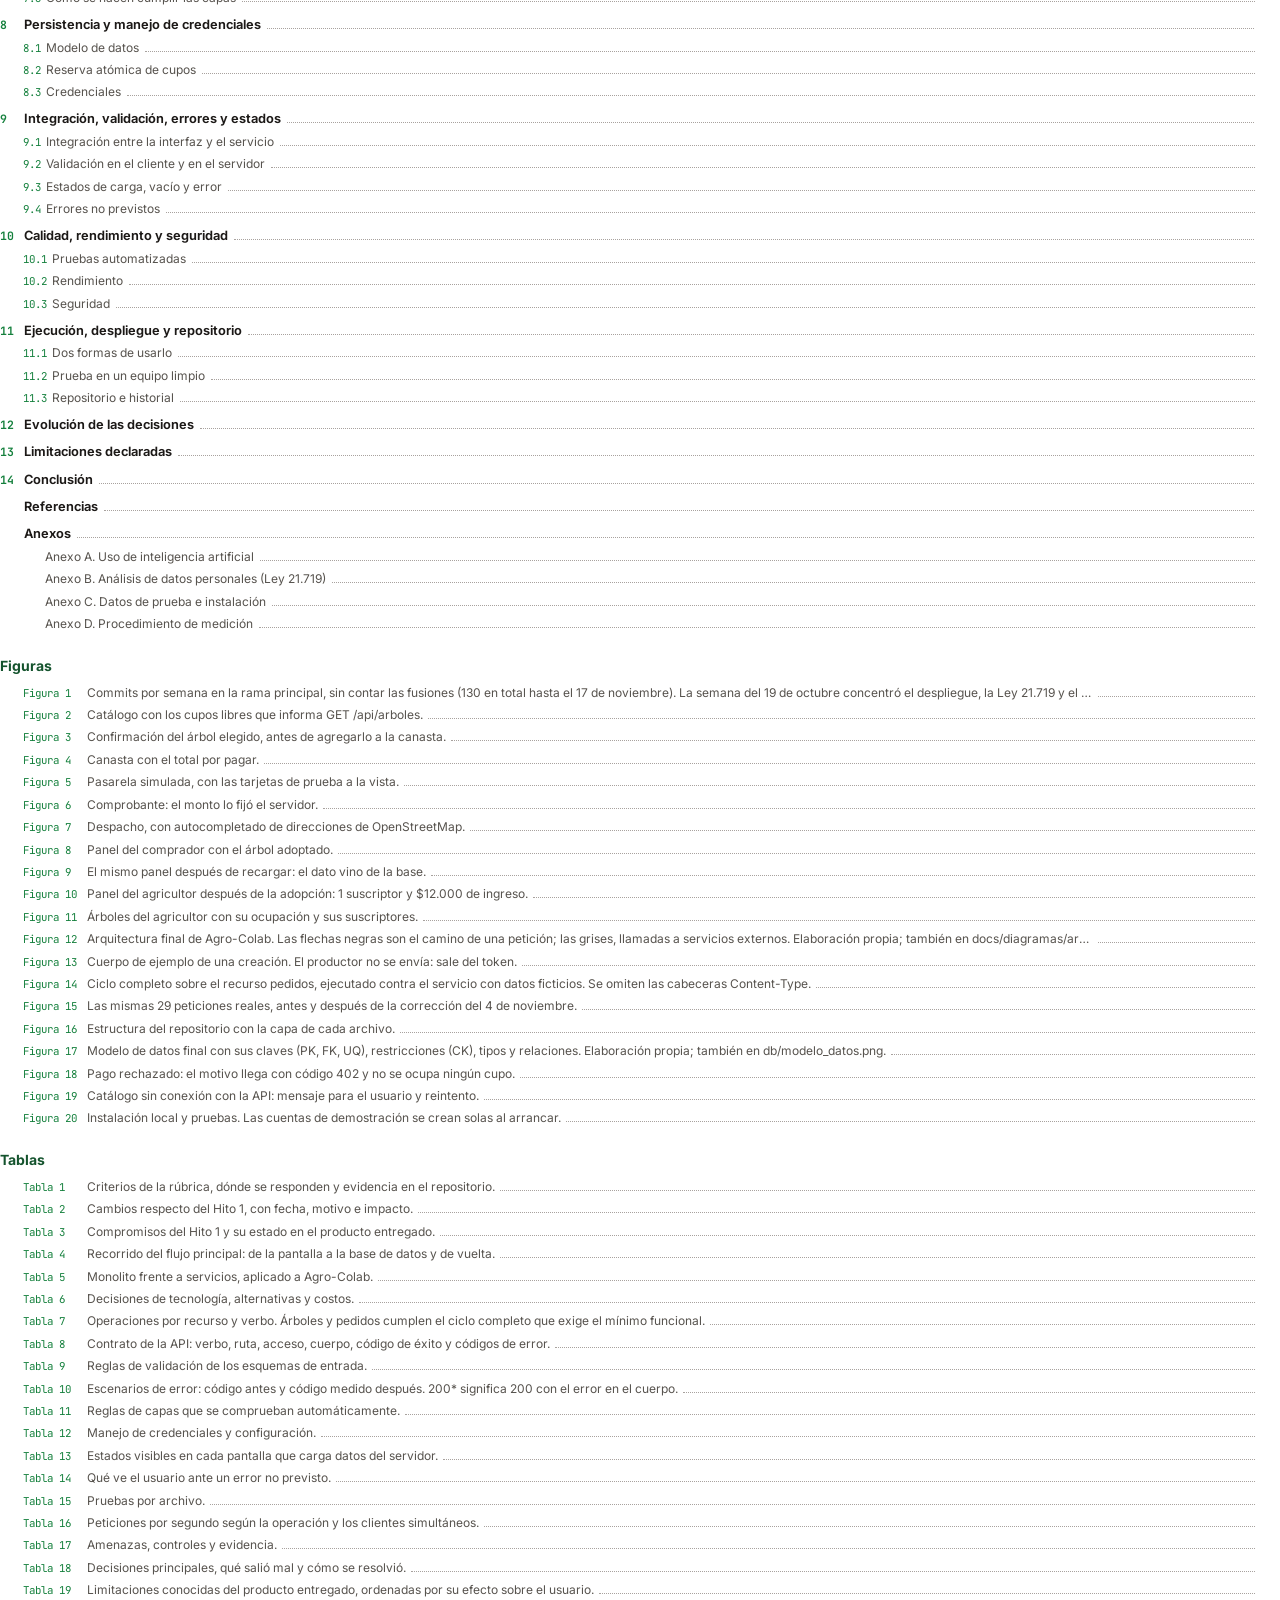
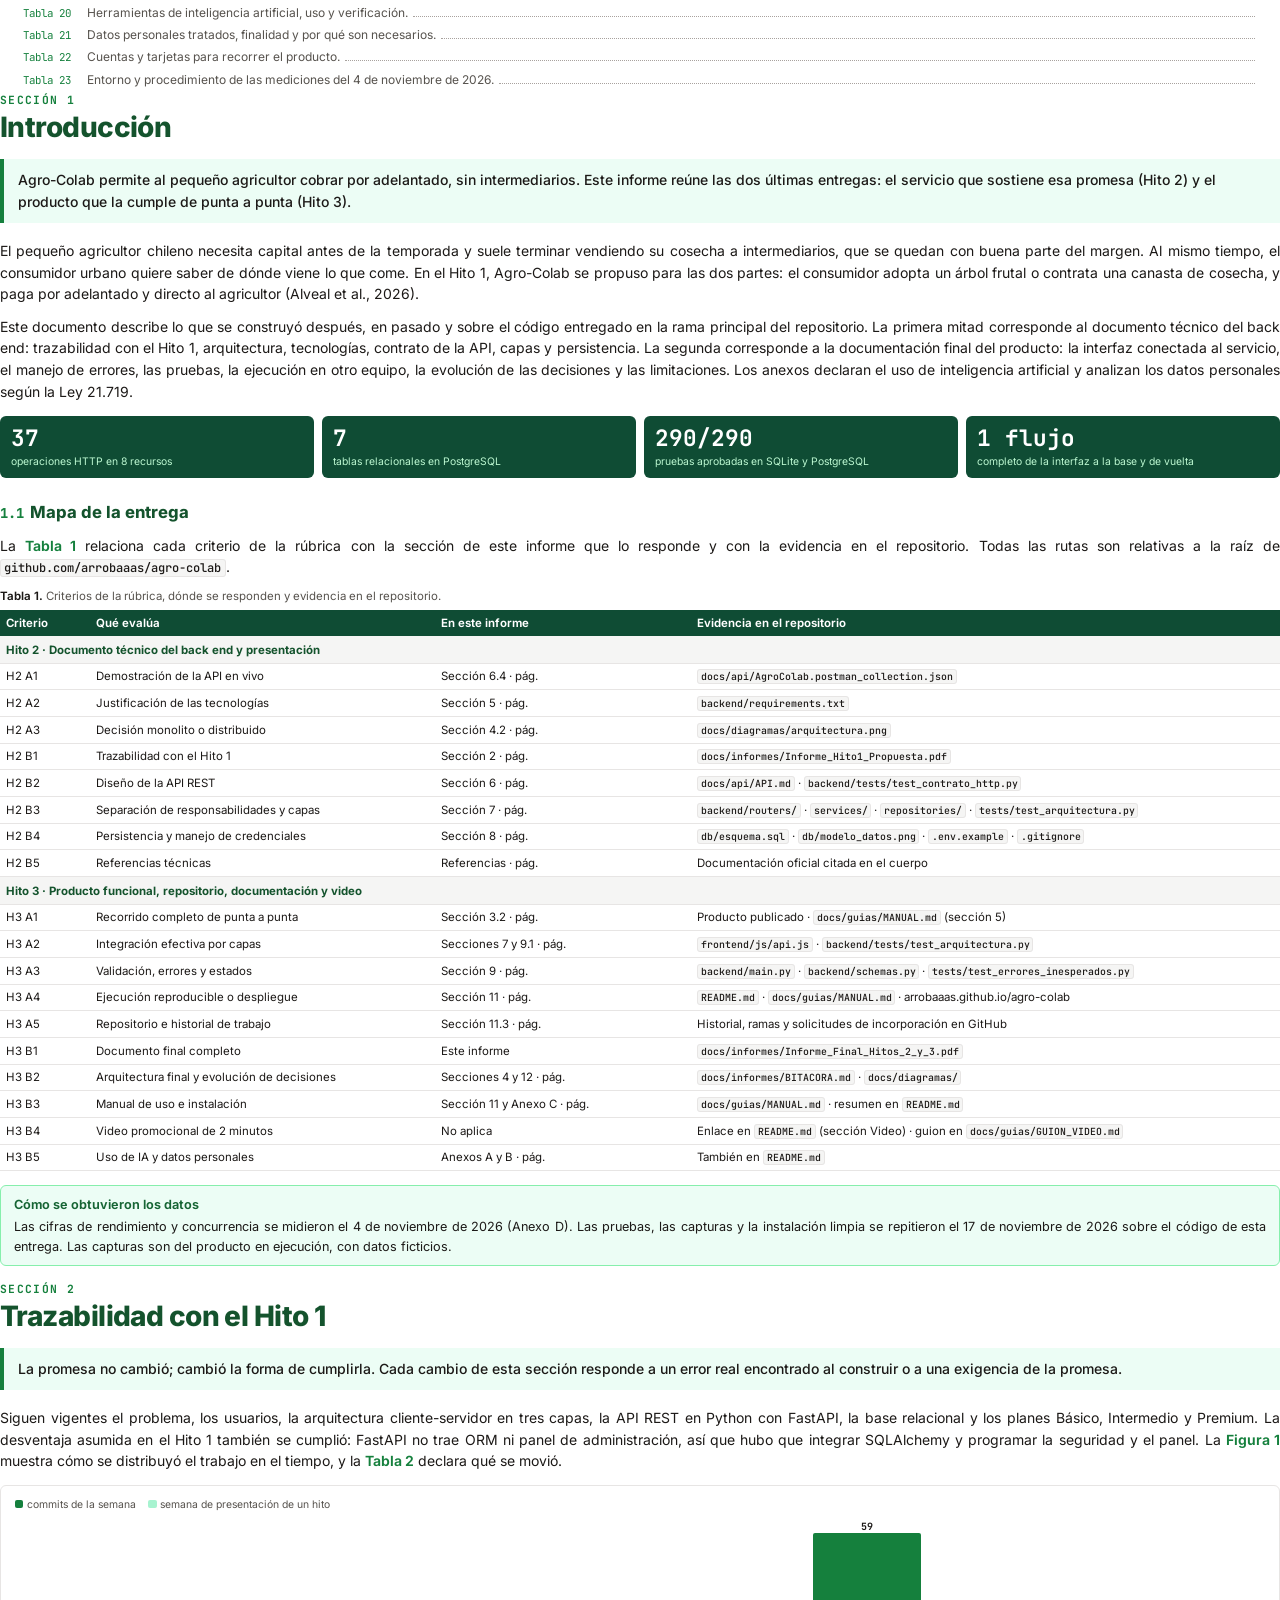
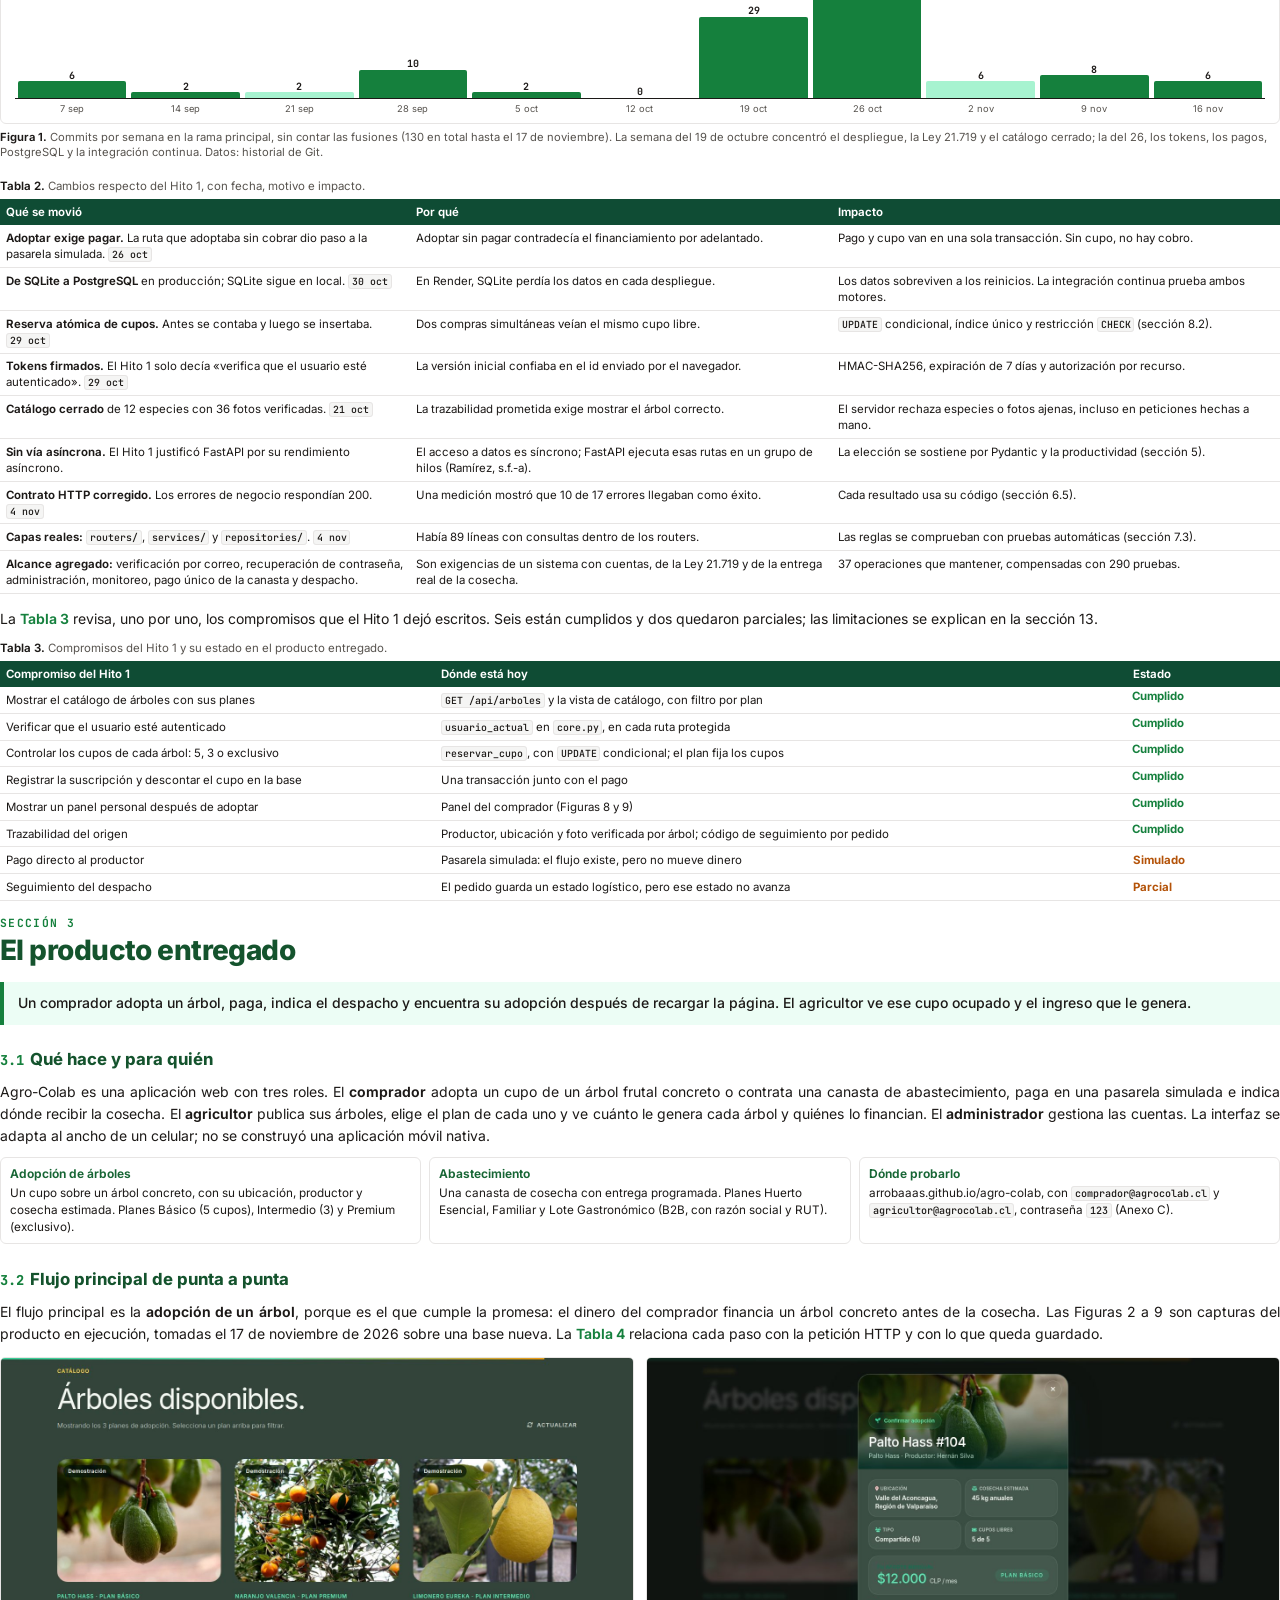
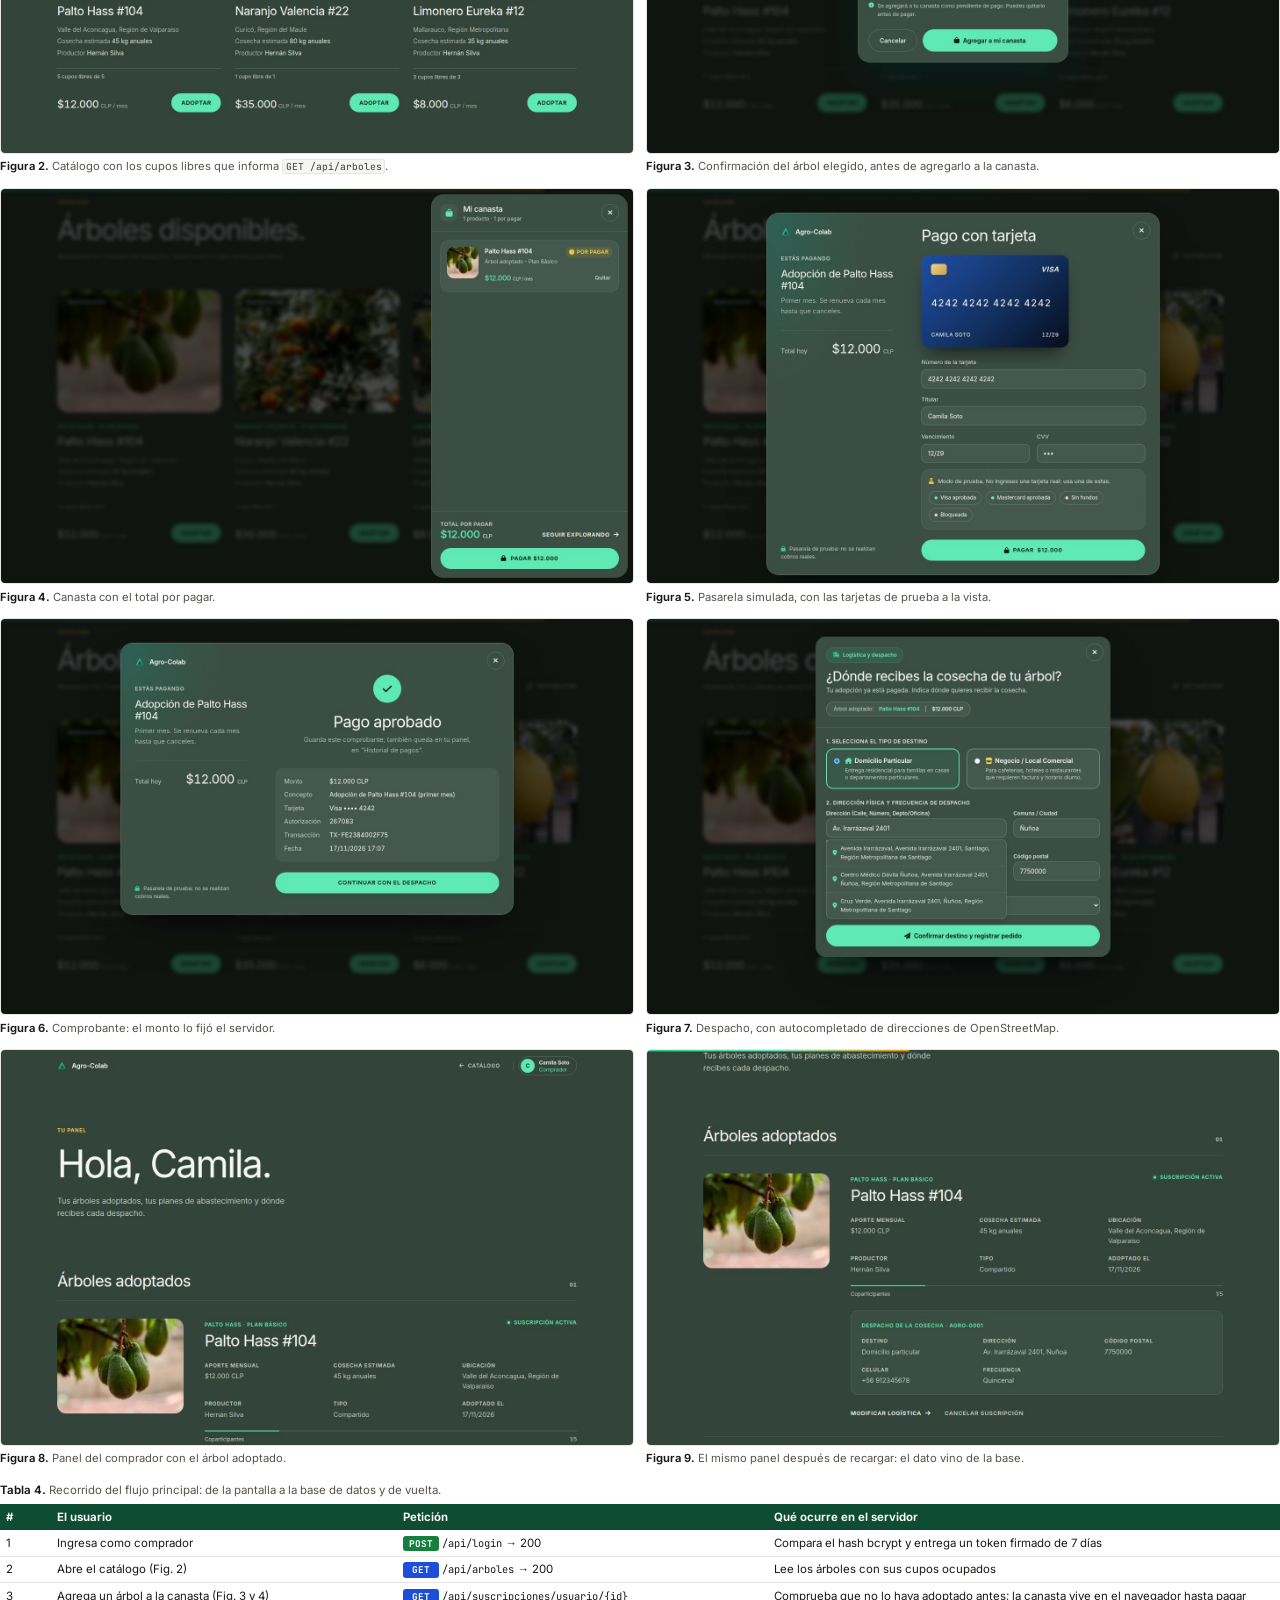
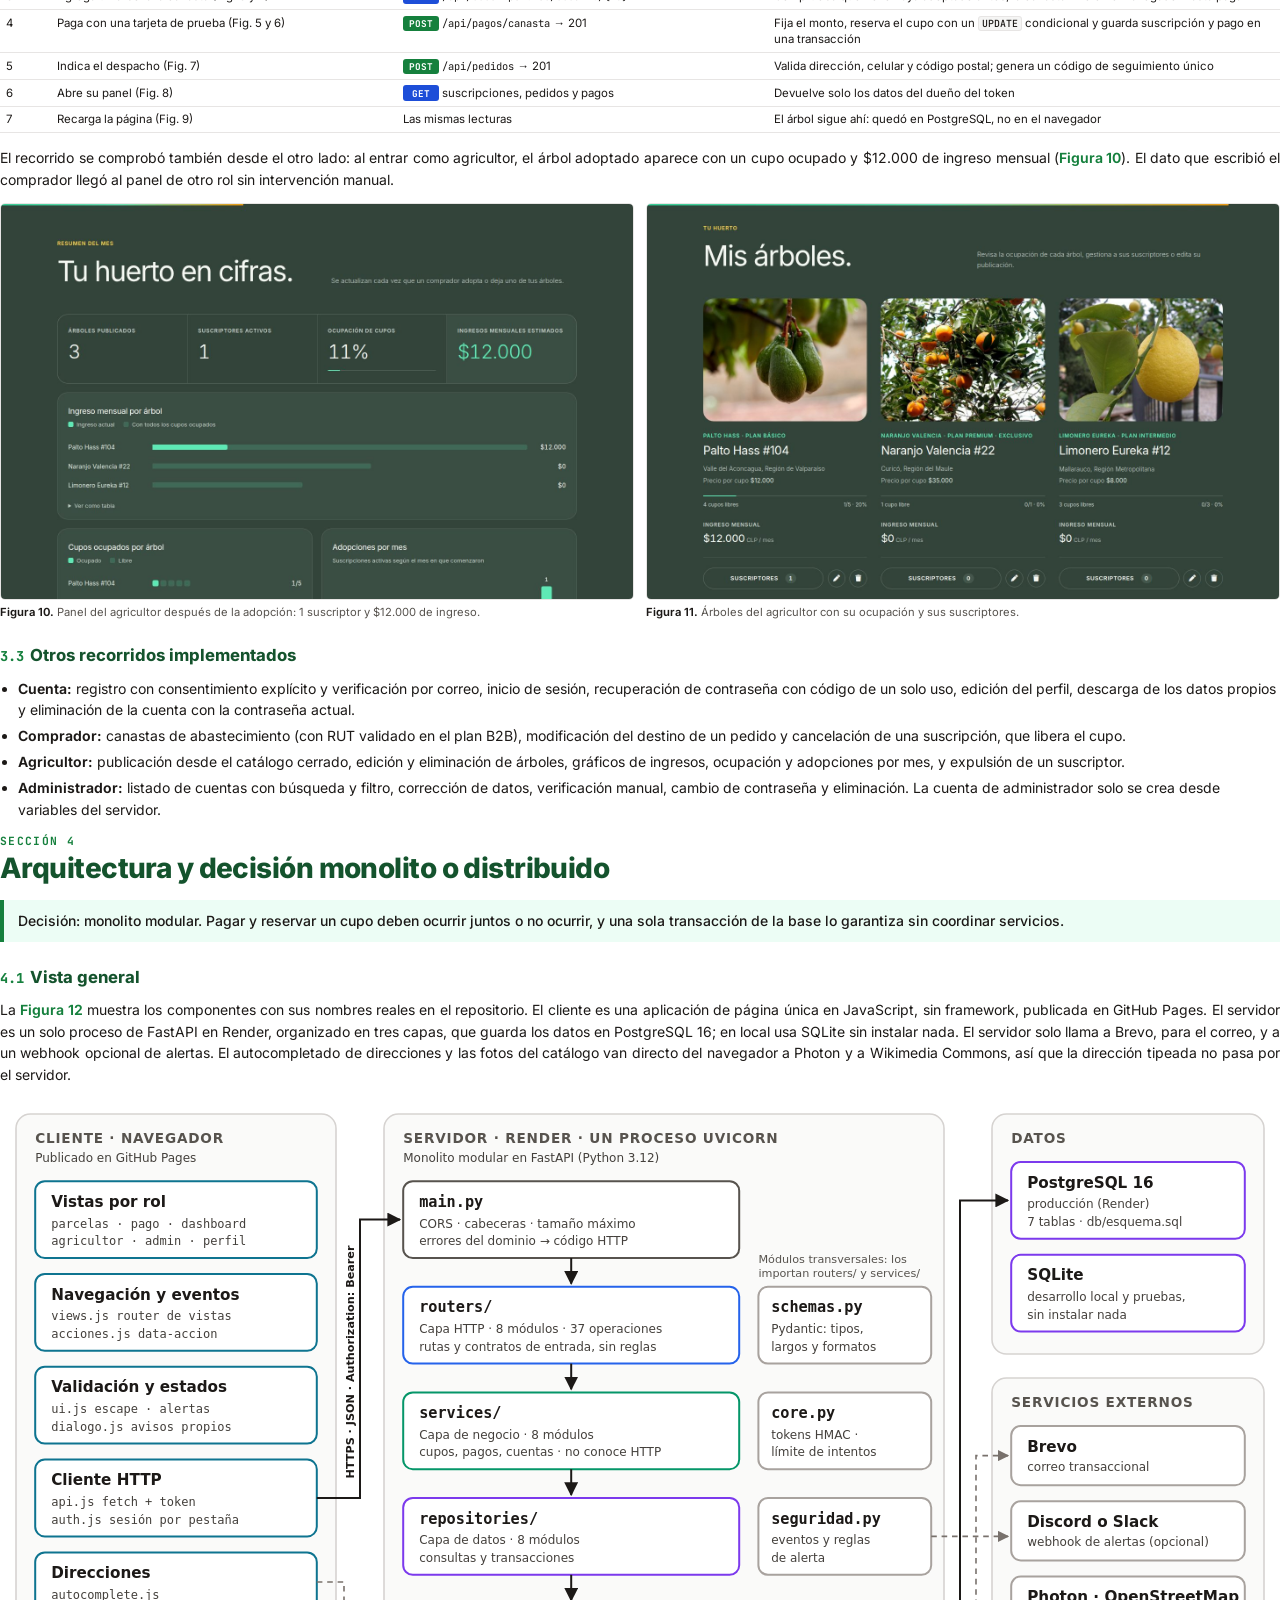
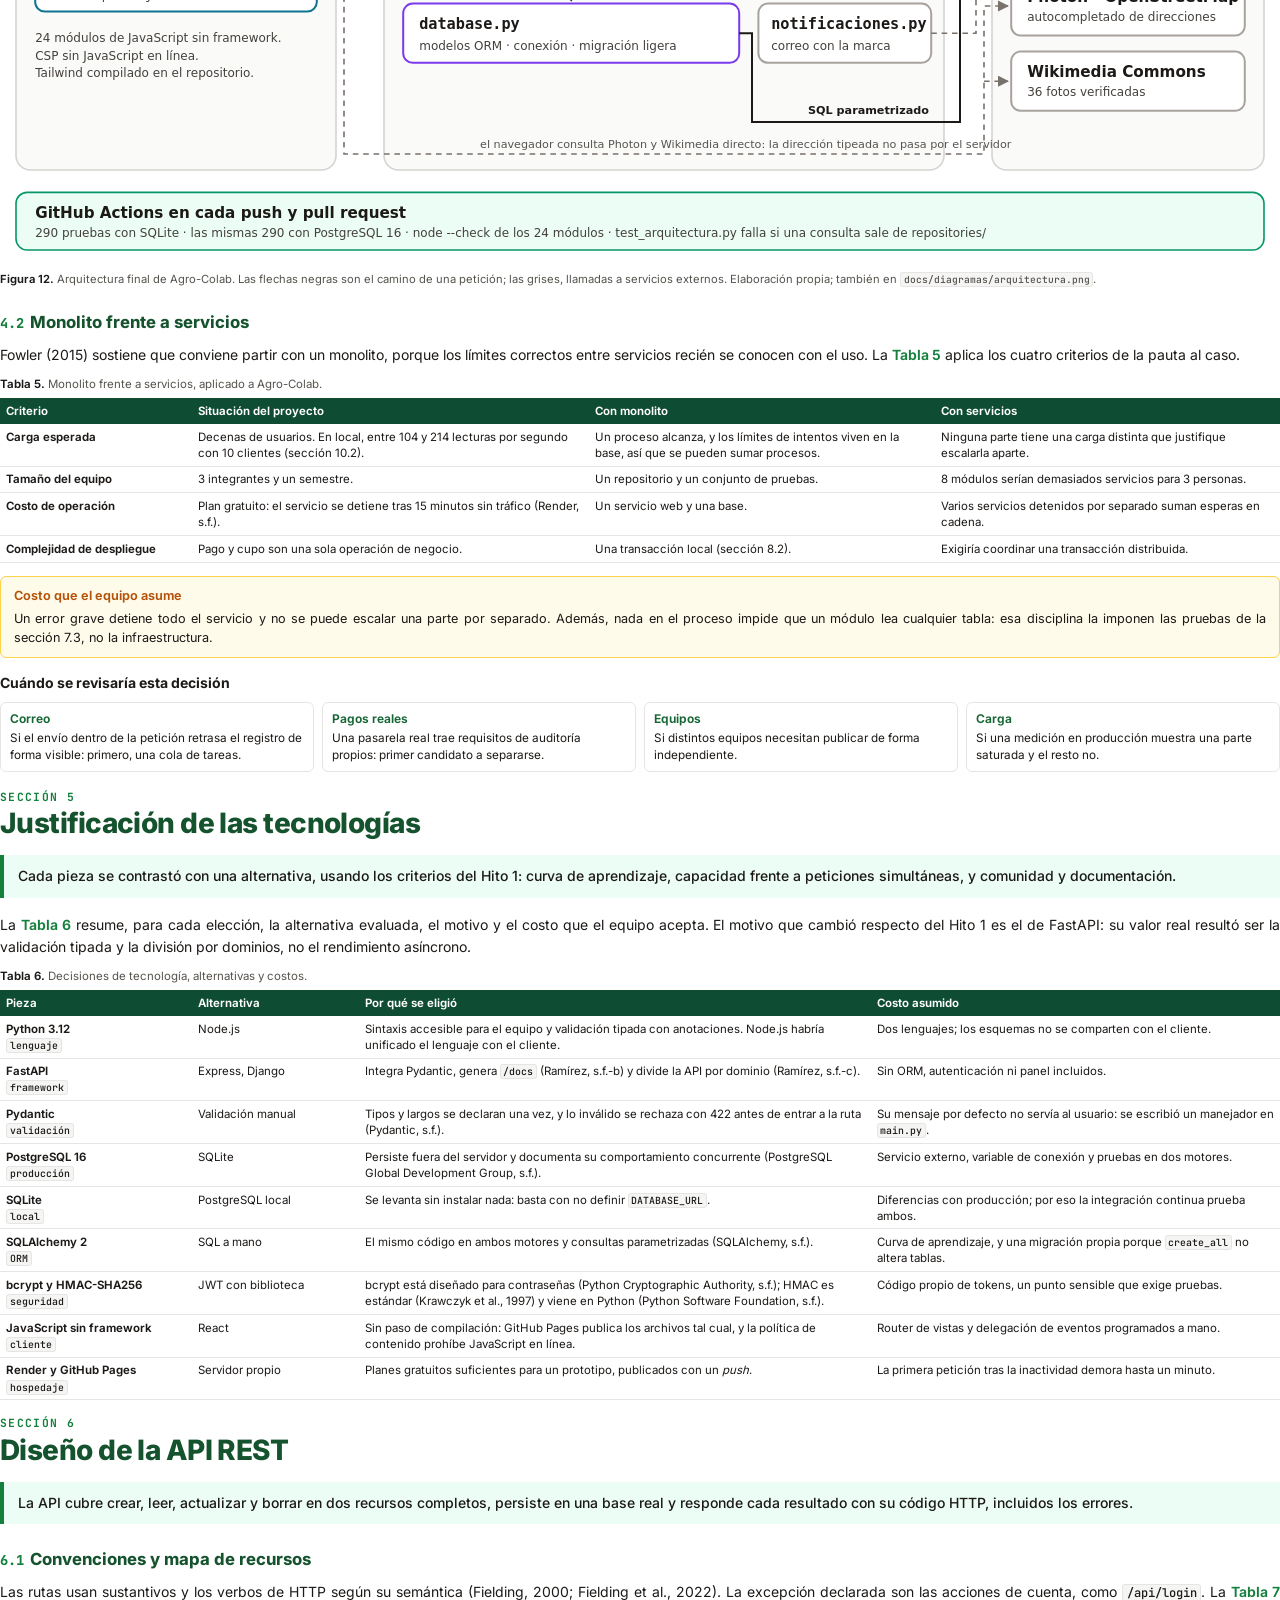
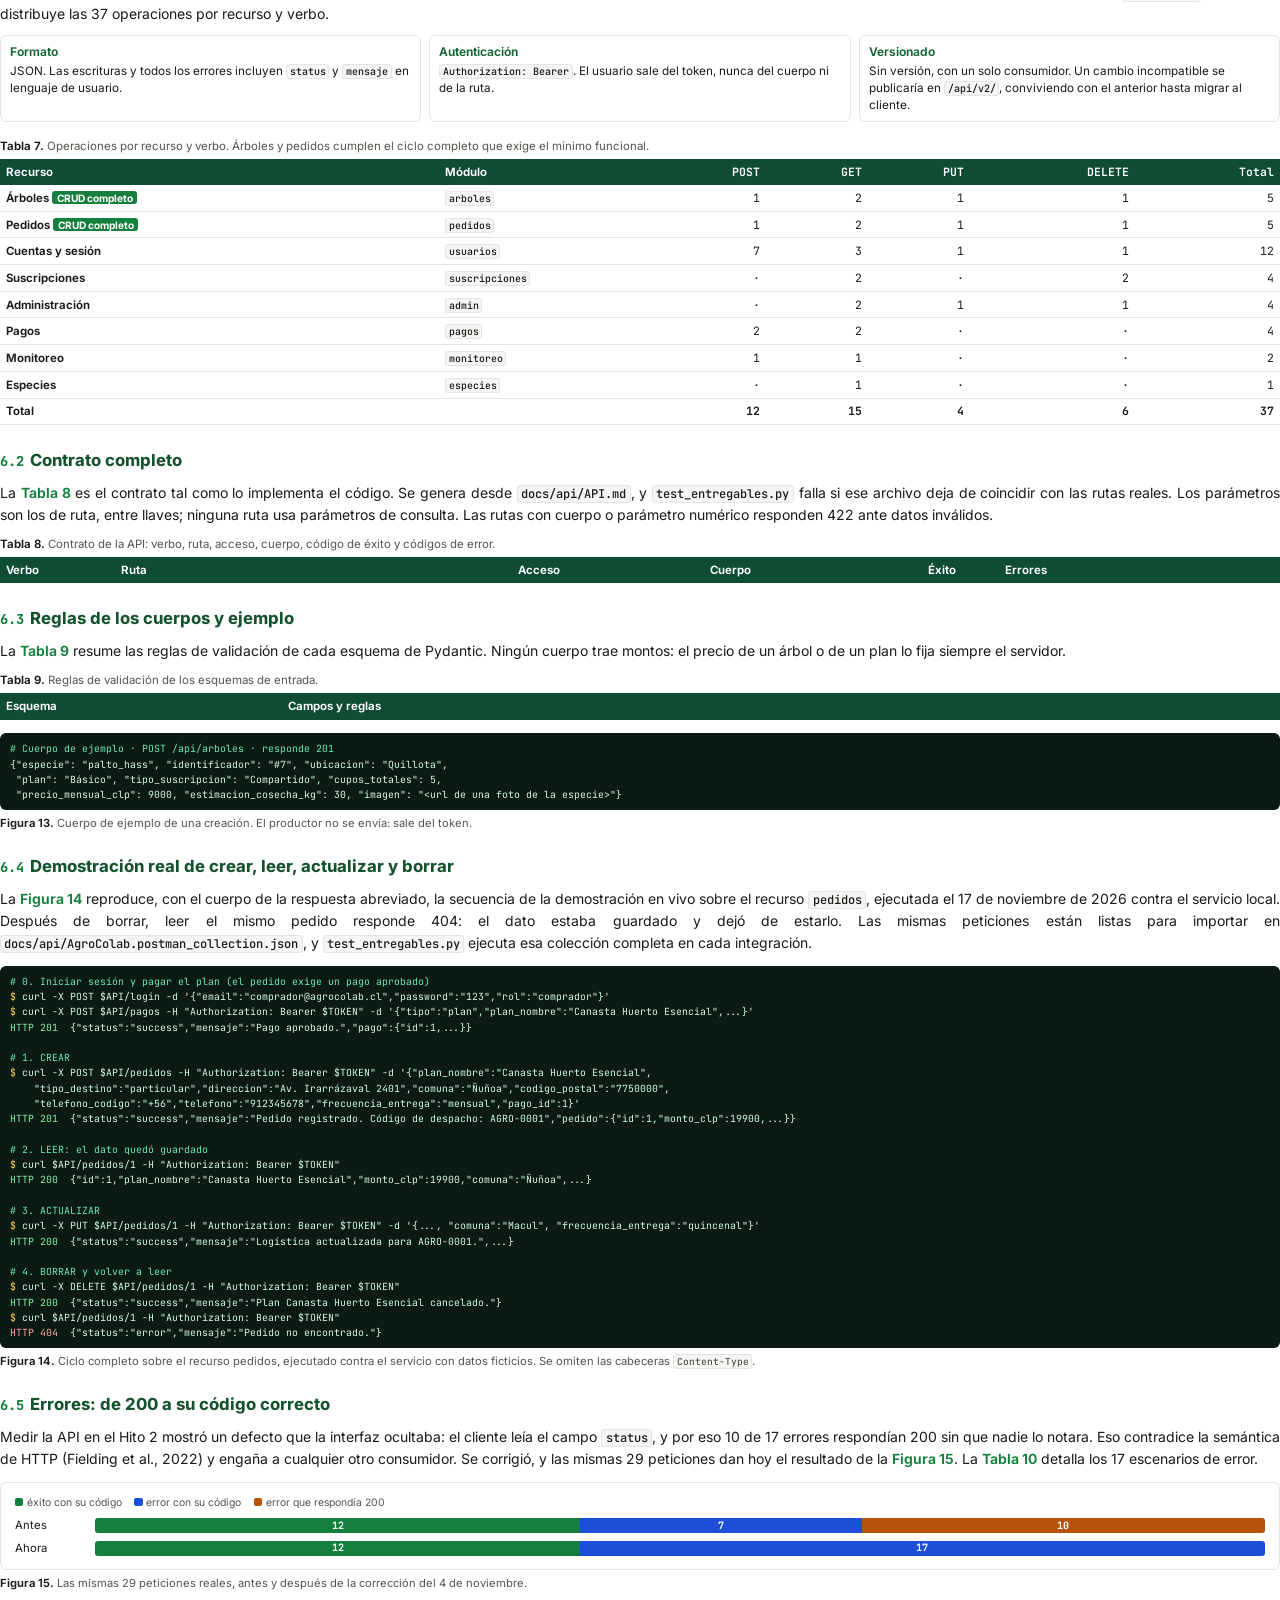
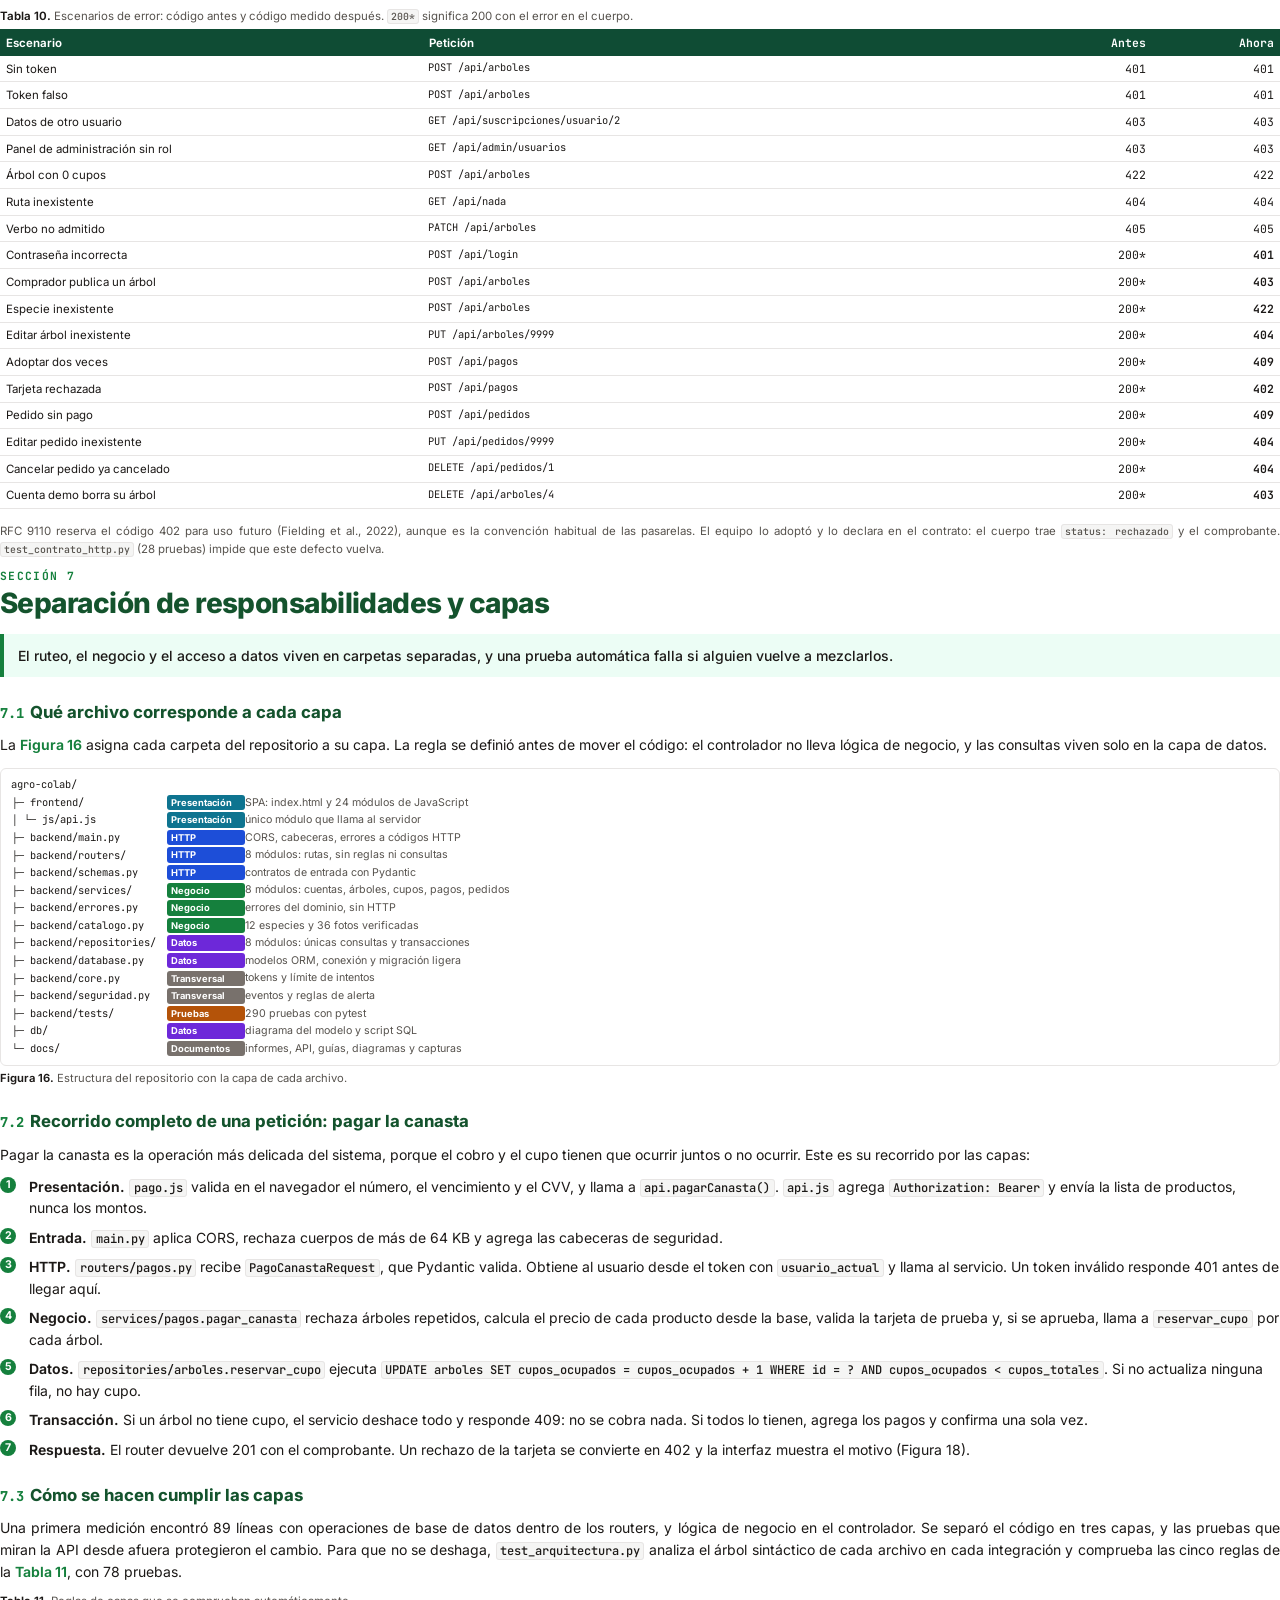
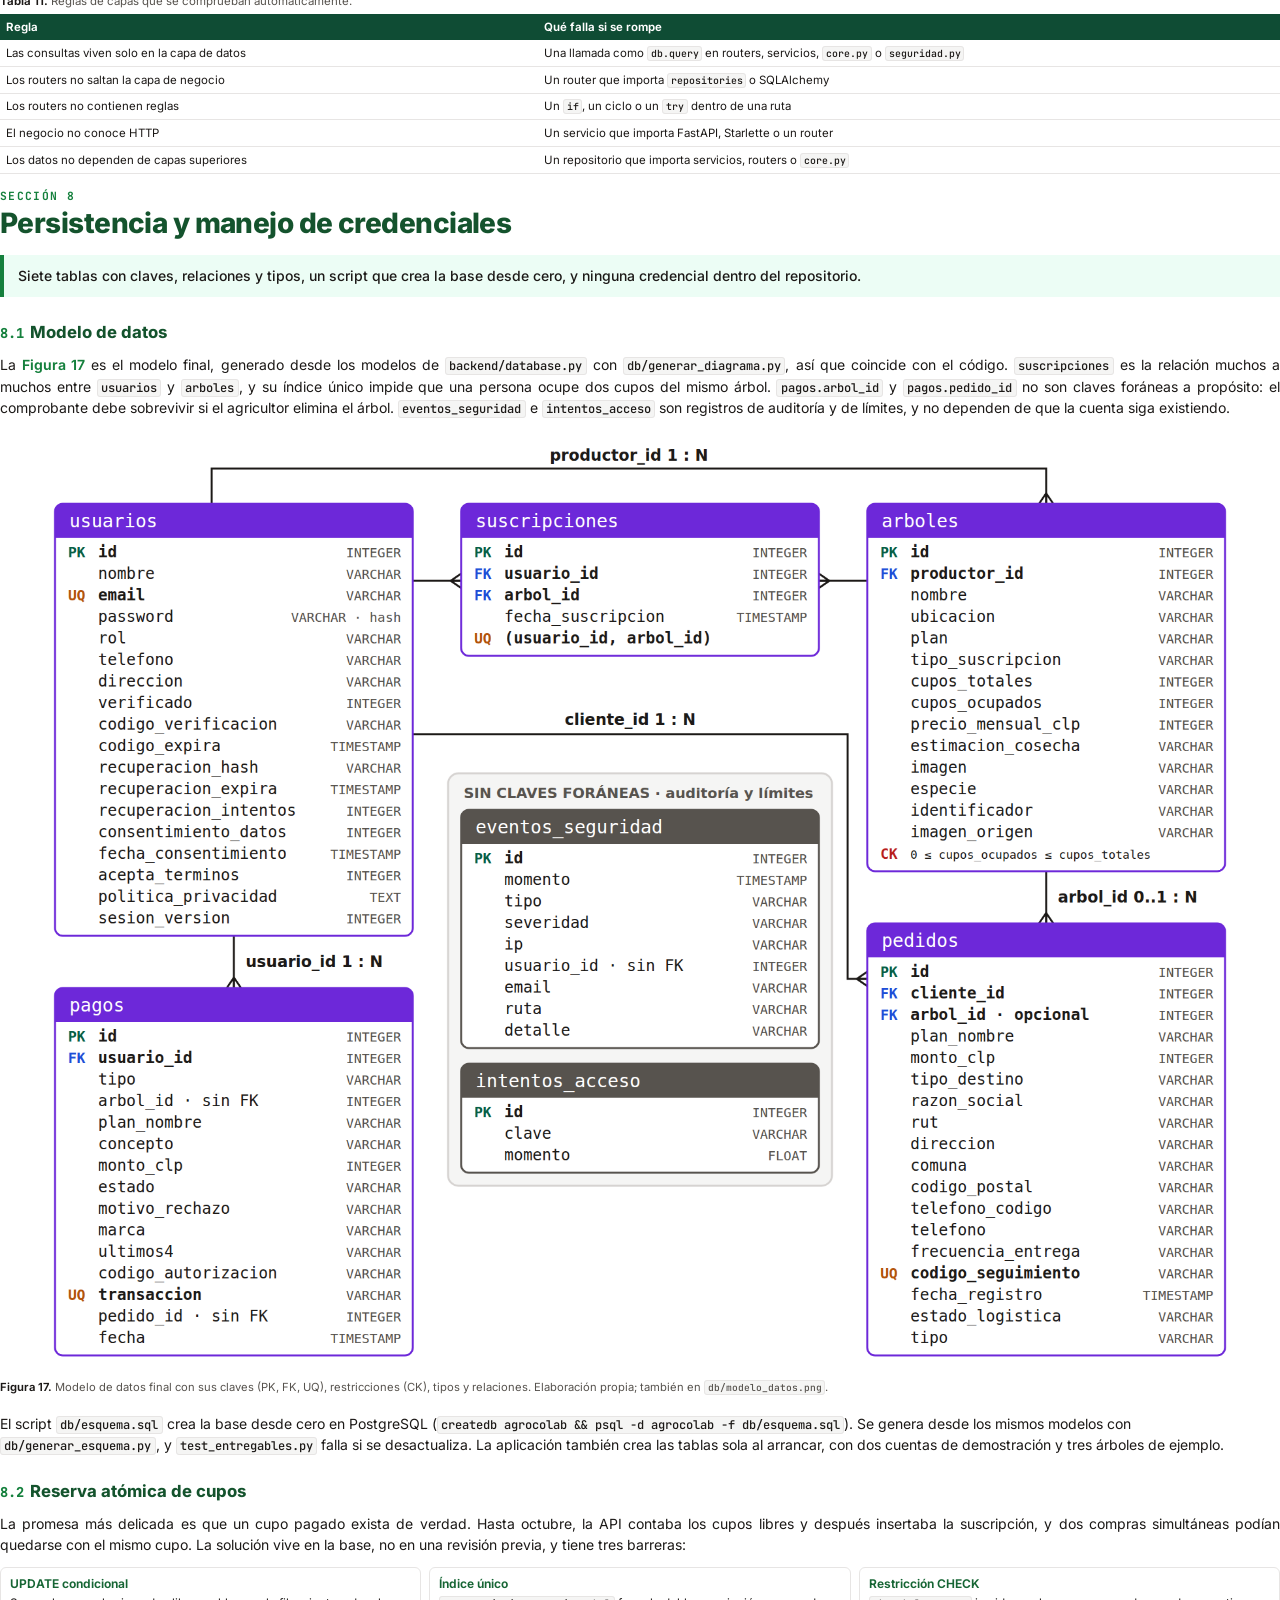
<file: docs/informes/fuente/informe.html>
<!doctype html>
<html lang="es">
<head>
<meta charset="utf-8">
<title>Agro-Colab · Informe final de los Hitos 2 y 3 · INGT1003</title>
<meta name="author" content="Alveal Santos, Joaquin; Gonzalez Paredes, Matias; Reyes Orellana, Nicolas">
<meta name="description" content="Documento técnico del back end (Hito 2) y documentación final del producto (Hito 3) de Agro-Colab, INGT1003 Arquitectura de Desarrollo, Universidad Mayor, 2026.">
<!--
  Fuente del informe final de los Hitos 2 y 3. Para generar el PDF, desde la raíz del repositorio:
    node docs/informes/fuente/generar_informe.mjs
  El script completa solo: el contrato y las reglas de la API (desde docs/api/API.md),
  el índice, los números de página del mapa de la rúbrica y el número de cada figura y tabla.
-->
<style>
  @font-face { font-family: "Inter"; src: url("tipografias/Inter.woff2") format("woff2"); font-weight: 100 900; }
  @font-face { font-family: "JetBrains Mono"; src: url("tipografias/JetBrainsMono.woff2") format("woff2"); font-weight: 100 800; }

  :root {
    --tinta: #1c1917; --suave: #57534e; --tenue: #78716c; --linea: #e7e5e4; --fondo: #f5f5f4;
    --verde: #14532d; --verde-medio: #166534; --verde-vivo: #15803d; --menta: #34d399;
    --verde-claro: #ecfdf5; --borde-verde: #86efac; --cabecera: #0f4c34;
    --ambar: #b45309; --ambar-claro: #fffbeb; --borde-ambar: #fcd34d;
    --azul: #1d4ed8; --violeta: #6d28d9; --rojo: #b91c1c;
  }

  /* ---------- Páginas ---------- */
  @page { size: Letter; margin: 2.3cm 2.5cm 2.3cm 2.5cm;
    @top-left { content: "Agro-Colab · Informe final de los Hitos 2 y 3"; font: 500 7.5pt "Inter"; color: #78716c; }
    @bottom-left { content: "INGT1003 · Universidad Mayor · Hitos 2 y 3"; font: 500 7.5pt "Inter"; color: #78716c; }
    @bottom-right { content: counter(page); font: 600 8pt "Inter"; color: #1c1917; }
  }
  @page portada { margin: 0; @top-left { content: none; } @bottom-left { content: none; } @bottom-right { content: none; } }
  @page indice { @top-right { content: "Índice"; font: 600 7.5pt "Inter"; color: #15803d; } @bottom-right { content: none; } @bottom-left { content: none; } }

  * { box-sizing: border-box; }
  html { -webkit-print-color-adjust: exact; print-color-adjust: exact; }
  body { margin: 0; font-family: "Inter", sans-serif; font-size: 10.5pt; line-height: 1.55; color: var(--tinta); font-feature-settings: "cv11", "ss01"; }
  p { margin: 0 0 .75em; text-align: justify; hyphens: auto; }
  b, strong { font-weight: 650; }
  a { color: var(--verde-vivo); text-decoration: none; }
  ul, ol { margin: 0 0 .85em; padding-left: 1.3em; }
  li { margin-bottom: .3em; }
  code, .m { font-family: "JetBrains Mono", monospace; font-size: .86em; font-weight: 500; background: var(--fondo); border: 1px solid var(--linea); border-radius: 3px; padding: 0 .28em; white-space: nowrap; }
  .ref { color: var(--verde-vivo); font-weight: 650; }

  /* ---------- Secciones ---------- */
  .seccion { break-before: page; }
  .kicker { font-family: "JetBrains Mono", monospace; font-weight: 700; font-size: 8.5pt; letter-spacing: .12em; color: var(--verde-vivo); text-transform: uppercase; margin: 0 0 .2em; }
  h2 { font-size: 21pt; font-weight: 800; letter-spacing: -.02em; line-height: 1.15; color: var(--verde); margin: 0 0 .55em; break-after: avoid; }
  h3 { font-size: 12.5pt; font-weight: 750; color: var(--verde); margin: 1.35em 0 .5em; break-after: avoid; }
  h3 .num { font-family: "JetBrains Mono", monospace; font-size: .82em; color: var(--verde-vivo); margin-right: .45em; }
  h4 { font-size: 10.5pt; font-weight: 700; margin: 1em 0 .35em; break-after: avoid; }

  .resumen { background: var(--verde-claro); border-left: 4px solid var(--verde-vivo); padding: .75em 1em; margin: 0 0 1.2em; font-weight: 500; font-size: 10.5pt; break-inside: avoid; }
  .resumen p { margin: 0; text-align: left; }
  .nota { background: var(--verde-claro); border: 1px solid var(--borde-verde); border-radius: 6px; padding: .7em 1em; margin: .8em 0 1.1em; font-size: 9.5pt; break-inside: avoid; }
  .nota b:first-child { display: block; color: var(--verde-medio); margin-bottom: .2em; }
  .nota p:last-child { margin-bottom: 0; }
  .costo { background: var(--ambar-claro); border: 1px solid var(--borde-ambar); border-radius: 6px; padding: .7em 1em; margin: .8em 0 1.1em; font-size: 9.5pt; break-inside: avoid; }
  .costo b:first-child { display: block; color: var(--ambar); margin-bottom: .2em; }
  .costo p:last-child { margin-bottom: 0; }

  /* ---------- Cifras ---------- */
  .cifras { display: grid; grid-template-columns: repeat(4, 1fr); gap: .6em; margin: 1em 0 1.2em; break-inside: avoid; }
  .cifra { background: var(--cabecera); color: #fff; border-radius: 6px; padding: .7em .8em; }
  .cifra b { display: block; font-family: "JetBrains Mono", monospace; font-size: 17pt; font-weight: 700; color: #fff; line-height: 1.1; }
  .cifra span { display: block; font-size: 7.8pt; color: #bbf7d0; line-height: 1.3; margin-top: .35em; }

  /* ---------- Tarjetas ---------- */
  .tarjetas { display: grid; grid-template-columns: repeat(3, 1fr); gap: .6em; margin: .6em 0 1.1em; break-inside: avoid; }
  .tarjetas.cuatro { grid-template-columns: repeat(4, 1fr); }
  .tarjeta { border: 1px solid var(--linea); border-radius: 6px; padding: .6em .75em; font-size: 8.8pt; line-height: 1.45; }
  .tarjeta b:first-child { display: block; color: var(--verde-medio); font-size: 9pt; margin-bottom: .25em; }

  /* ---------- Tablas ---------- */
  table { width: 100%; border-collapse: collapse; margin: .3em 0 1.2em; font-size: 8.6pt; line-height: 1.4; }
  caption { caption-side: top; text-align: left; font-size: 8.6pt; color: var(--suave); padding-bottom: .45em; }
  caption b { color: var(--tinta); }
  thead th { background: var(--cabecera); color: #fff; text-align: left; font-weight: 650; padding: .45em .55em; vertical-align: bottom; }
  td { border-bottom: 1px solid var(--linea); padding: .42em .55em; vertical-align: top; }
  tbody tr { break-inside: avoid; }
  tr.grupo td { background: var(--fondo); font-weight: 700; color: var(--verde); padding-top: .5em; }
  td.ok, span.ok { color: #fff; background: var(--verde-vivo); font-weight: 700; border-radius: 3px; padding: .05em .45em; font-size: 7.6pt; white-space: nowrap; }
  td.ok { background: none; color: var(--verde-vivo); font-size: 8.6pt; }
  td.parcial { color: var(--ambar); font-weight: 700; white-space: nowrap; }
  td.num, th.num { text-align: right; font-family: "JetBrains Mono", monospace; }
  .verbo { display: inline-block; min-width: 3.9em; text-align: center; font-family: "JetBrains Mono", monospace; font-size: 7pt; font-weight: 700; color: #fff; border-radius: 3px; padding: .12em .3em; }
  .GET { background: var(--azul); } .POST { background: var(--verde-vivo); } .PUT { background: var(--ambar); } .DELETE { background: var(--rojo); }
  .cod { display: inline-block; font-family: "JetBrains Mono", monospace; font-size: 7.4pt; font-weight: 700; border-radius: 3px; padding: 0 .3em; margin: 0 .12em .12em 0; background: #fee2e2; color: #991b1b; }
  .cod.ex { background: #dcfce7; color: #166534; }
  .ruta { font-family: "JetBrains Mono", monospace; font-size: 7.8pt; word-break: break-all; }

  /* ---------- Figuras ---------- */
  figure { margin: .9em 0 1.2em; break-inside: avoid; }
  figure img { display: block; max-width: 100%; margin: 0 auto; border: 1px solid var(--linea); border-radius: 5px; }
  figure.limpia img { border: 0; border-radius: 0; }
  figcaption { font-size: 8.4pt; color: var(--suave); margin-top: .5em; line-height: 1.4; }
  figcaption b { color: var(--tinta); }
  .par { display: grid; grid-template-columns: 1fr 1fr; gap: .9em; margin: .9em 0 1.1em; }
  .par figure { margin: 0; }

  /* Terminal */
  .terminal { background: #0c1a14; color: #d1fae5; border-radius: 6px; padding: .8em 1em; font-family: "JetBrains Mono", monospace; font-size: 7.4pt; line-height: 1.55; white-space: pre-wrap; word-break: break-word; }
  .terminal .c { color: #6ee7b7; } .terminal .k { color: #fcd34d; } .terminal .x { color: #86efac; } .terminal .e { color: #fca5a5; }

  /* Árbol de carpetas */
  .carpetas { border: 1px solid var(--linea); border-radius: 6px; padding: .7em 1em; font-family: "JetBrains Mono", monospace; font-size: 7.8pt; line-height: 1.65; }
  .carpetas div { display: grid; grid-template-columns: 15em 7.5em 1fr; align-items: center; }
  .capa { display: inline-block; font-family: "Inter"; font-size: 7pt; font-weight: 700; border-radius: 3px; padding: 0 .4em; color: #fff; }
  .c-pres { background: #0e7490; } .c-http { background: var(--azul); } .c-neg { background: var(--verde-vivo); } .c-dat { background: var(--violeta); } .c-tr { background: #78716c; } .c-pr { background: var(--ambar); }
  .carpetas .d { font-family: "Inter"; color: var(--suave); font-size: 8pt; }

  /* Barras */
  .barras { border: 1px solid var(--linea); border-radius: 6px; padding: .8em 1em .5em; }
  .fila-barra { display: grid; grid-template-columns: 6.5em 1fr; align-items: center; gap: .6em; margin-bottom: .45em; font-size: 8.5pt; }
  .barra { display: flex; height: 1.5em; border-radius: 3px; overflow: hidden; font-family: "JetBrains Mono", monospace; font-size: 7.6pt; font-weight: 700; color: #fff; }
  .barra span { display: flex; align-items: center; justify-content: center; }
  .leyenda { display: flex; gap: 1.2em; font-size: 7.8pt; color: var(--suave); margin: 0 0 .6em; }
  .leyenda i { display: inline-block; width: .8em; height: .8em; border-radius: 2px; margin-right: .35em; vertical-align: -.05em; }
  .semanas { display: grid; grid-template-columns: repeat(11, 1fr); align-items: end; gap: .35em; height: 4.4cm; padding: 0 .2em; border-bottom: 1.5px solid var(--tinta); }
  .semanas div { position: relative; background: var(--verde-vivo); border-radius: 2px 2px 0 0; }
  .semanas div.hito { background: #a7f3d0; }
  .semanas div span { position: absolute; top: -1.35em; left: 0; right: 0; text-align: center; font-family: "JetBrains Mono", monospace; font-size: 7.5pt; font-weight: 700; }
  .ejes { display: grid; grid-template-columns: repeat(11, 1fr); gap: .35em; padding: .3em .2em 0; font-size: 7pt; color: var(--suave); text-align: center; }

  /* Pasos */
  .pasos { counter-reset: paso; list-style: none; padding-left: 0; }
  .pasos > li { counter-increment: paso; position: relative; padding-left: 2.1em; margin-bottom: .55em; }
  .pasos > li::before { content: counter(paso); position: absolute; left: 0; top: .1em; width: 1.5em; height: 1.5em; border-radius: 50%; background: var(--verde-vivo); color: #fff; font-size: 8pt; font-weight: 700; display: grid; place-items: center; }

  /* ---------- Portada ---------- */
  .portada { page: portada; height: 27.94cm; background: #030806; color: #fff; position: relative; overflow: hidden; padding: 2.4cm 2.2cm 2cm; display: flex; flex-direction: column; }
  .portada .arbol { position: absolute; right: -1.2cm; top: 1.4cm; width: 12.5cm; opacity: .95; }
  .portada .inst { position: relative; font-size: 9.5pt; line-height: 1.5; color: #d6d3d1; }
  .portada .inst b { color: #fff; font-size: 10.5pt; }
  .portada .centro { position: relative; margin-top: 6.6cm; }
  .portada .hito { font-family: "JetBrains Mono", monospace; font-size: 8.5pt; font-weight: 700; letter-spacing: .16em; color: #facc15; }
  .portada h1 { font-size: 46pt; font-weight: 900; letter-spacing: -.03em; margin: .1em 0 .12em; line-height: 1; }
  .portada .bajada { font-size: 13pt; font-weight: 600; color: #e7e5e4; max-width: 11cm; line-height: 1.35; }
  .portada .cifras-portada { position: relative; display: grid; grid-template-columns: repeat(4, 1fr); gap: 1em; margin-top: 2.2cm; padding-bottom: .9cm; border-bottom: 1px solid #292524; }
  .portada .cifras-portada b { display: block; font-family: "JetBrains Mono", monospace; font-size: 21pt; color: var(--menta); line-height: 1; }
  .portada .cifras-portada span { display: block; font-size: 7.8pt; color: #a8a29e; margin-top: .4em; line-height: 1.3; }
  .portada dl { position: relative; display: grid; grid-template-columns: 3.6cm 1fr; gap: .45em 1em; font-size: 9pt; margin: .9cm 0 0; }
  .portada dt { color: #a8a29e; }
  .portada dd { margin: 0; color: #fafaf9; }

  /* ---------- Índice ---------- */
  .indice { page: indice; }
  .indice h2 { margin-bottom: .6em; }
  .indice ol { list-style: none; padding: 0; margin: 0; }
  .indice li { display: flex; align-items: baseline; gap: .45em; margin: 0; padding: .16em 0; font-size: 9.6pt; }
  .indice li.n1 { font-weight: 650; padding-top: .42em; }
  .indice li.n2 { padding-left: 1.9em; font-size: 9pt; color: var(--suave); }
  .indice li .nn { font-family: "JetBrains Mono", monospace; color: var(--verde-vivo); min-width: 1.6em; font-size: .9em; white-space: nowrap; flex: none; }
  .indice li .tt { flex: none; max-width: 80%; white-space: nowrap; overflow: hidden; text-overflow: ellipsis; }
  #indice-figuras .nn, #indice-tablas .nn { min-width: 5.4em; }
  .indice li .relleno { flex: 1; border-bottom: 1px dotted #a8a29e; margin-bottom: .3em; }
  .indice li .pag { min-width: 1.8em; text-align: right; font-family: "JetBrains Mono", monospace; font-size: .9em; }
  .indice h4 { margin-top: 1.4em; color: var(--verde); }

  .pagina { font-family: "JetBrains Mono", monospace; font-weight: 700; color: var(--verde-vivo); white-space: nowrap; }

  html[data-parte="inicio"] .cuerpo { display: none; }
  html[data-parte="cuerpo"] .inicio { display: none; }
  html[data-parte="cuerpo"] .cuerpo > .seccion:first-child { break-before: auto; }

  .referencias p { text-align: left; padding-left: 1.6em; text-indent: -1.6em; margin-bottom: .6em; font-size: 9.2pt; }
</style>
</head>
<body>

<!-- =========================== PORTADA E ÍNDICE =========================== -->
<div class="inicio">
<section class="portada">
  <img class="arbol" src="img/arbol.png" alt="">
  <div class="inst">
    <b>Universidad Mayor</b><br>
    Facultad de Ciencias, Ingeniería y Tecnología<br>
    Escuela de Ingeniería Civil
  </div>
  <div class="centro">
    <div class="hito">HITOS 2 Y 3 · DOCUMENTO TÉCNICO Y DOCUMENTACIÓN FINAL</div>
    <h1>Agro-Colab</h1>
    <div class="bajada">Financia la cosecha, asegura tu abastecimiento: del motor que sostiene la promesa al producto que funciona.</div>
  </div>
  <div class="cifras-portada">
    <div><b>37</b><span>operaciones HTTP en la API</span></div>
    <div><b>7</b><span>tablas relacionales</span></div>
    <div><b>290</b><span>pruebas, en 2 motores de base de datos</span></div>
    <div><b>500</b><span>compras simultáneas sin sobreventa</span></div>
  </div>
  <dl>
    <dt>Asignatura</dt><dd>Arquitectura de Desarrollo (Móvil y Web) · INGT1003</dd>
    <dt>Equipo</dt><dd>Agro-Colab</dd>
    <dt>Integrantes</dt><dd>Alveal Santos, Joaquin<br>Gonzalez Paredes, Matias<br>Reyes Orellana, Nicolas</dd>
    <dt>Docente</dt><dd>Prof. Carlos Muñoz S.</dd>
    <dt>Repositorio</dt><dd>github.com/arrobaaas/agro-colab</dd>
    <dt>Producto publicado</dt><dd>arrobaaas.github.io/agro-colab</dd>
    <dt>Ciudad y fecha</dt><dd>Santiago de Chile, noviembre de 2026</dd>
  </dl>
</section>

<section class="indice">
  <h2>Índice</h2>
  <ol id="indice"></ol>
  <h4>Figuras</h4>
  <ol id="indice-figuras"></ol>
  <h4>Tablas</h4>
  <ol id="indice-tablas"></ol>
</section>
</div>

<!-- ================================ CUERPO ================================ -->
<div class="cuerpo">

<!-- 1 ======================================================================= -->
<section class="seccion" data-titulo="Introducción">
<p class="kicker">Sección 1</p>
<h2 id="s1">Introducción</h2>
<div class="resumen"><p>Agro-Colab permite al pequeño agricultor cobrar por adelantado, sin intermediarios. Este informe reúne las dos últimas entregas: el servicio que sostiene esa promesa (Hito 2) y el producto que la cumple de punta a punta (Hito 3).</p></div>

<p>El pequeño agricultor chileno necesita capital antes de la temporada y suele terminar vendiendo su cosecha a intermediarios, que se quedan con buena parte del margen. Al mismo tiempo, el consumidor urbano quiere saber de dónde viene lo que come. En el Hito 1, Agro-Colab se propuso para las dos partes: el consumidor adopta un árbol frutal o contrata una canasta de cosecha, y paga por adelantado y directo al agricultor (Alveal et al., 2026).</p>

<p>Este documento describe lo que se construyó después, en pasado y sobre el código entregado en la rama principal del repositorio. La primera mitad corresponde al documento técnico del back end: trazabilidad con el Hito 1, arquitectura, tecnologías, contrato de la API, capas y persistencia. La segunda corresponde a la documentación final del producto: la interfaz conectada al servicio, el manejo de errores, las pruebas, la ejecución en otro equipo, la evolución de las decisiones y las limitaciones. Los anexos declaran el uso de inteligencia artificial y analizan los datos personales según la Ley 21.719.</p>

<div class="cifras">
  <div class="cifra"><b>37</b><span>operaciones HTTP en 8 recursos</span></div>
  <div class="cifra"><b>7</b><span>tablas relacionales en PostgreSQL</span></div>
  <div class="cifra"><b>290/290</b><span>pruebas aprobadas en SQLite y PostgreSQL</span></div>
  <div class="cifra"><b>1 flujo</b><span>completo de la interfaz a la base y de vuelta</span></div>
</div>

<h3 id="s1-1"><span class="num">1.1</span>Mapa de la entrega</h3>

<p>La <span class="ref">Tabla 1</span> relaciona cada criterio de la rúbrica con la sección de este informe que lo responde y con la evidencia en el repositorio. Todas las rutas son relativas a la raíz de <code>github.com/arrobaaas/agro-colab</code>.</p>

<table>
  <caption><b>Tabla 1.</b> Criterios de la rúbrica, dónde se responden y evidencia en el repositorio.</caption>
  <thead><tr><th style="width:7%">Criterio</th><th style="width:27%">Qué evalúa</th><th style="width:20%">En este informe</th><th>Evidencia en el repositorio</th></tr></thead>
  <tbody>
    <tr class="grupo"><td colspan="4">Hito 2 · Documento técnico del back end y presentación</td></tr>
    <tr><td>H2 A1</td><td>Demostración de la API en vivo</td><td>Sección 6.4 · pág. <span class="pagina" data-pag="s6-4"></span></td><td><code>docs/api/AgroColab.postman_collection.json</code></td></tr>
    <tr><td>H2 A2</td><td>Justificación de las tecnologías</td><td>Sección 5 · pág. <span class="pagina" data-pag="s5"></span></td><td><code>backend/requirements.txt</code></td></tr>
    <tr><td>H2 A3</td><td>Decisión monolito o distribuido</td><td>Sección 4.2 · pág. <span class="pagina" data-pag="s4-2"></span></td><td><code>docs/diagramas/arquitectura.png</code></td></tr>
    <tr><td>H2 B1</td><td>Trazabilidad con el Hito 1</td><td>Sección 2 · pág. <span class="pagina" data-pag="s2"></span></td><td><code>docs/informes/Informe_Hito1_Propuesta.pdf</code></td></tr>
    <tr><td>H2 B2</td><td>Diseño de la API REST</td><td>Sección 6 · pág. <span class="pagina" data-pag="s6"></span></td><td><code>docs/api/API.md</code> · <code>backend/tests/test_contrato_http.py</code></td></tr>
    <tr><td>H2 B3</td><td>Separación de responsabilidades y capas</td><td>Sección 7 · pág. <span class="pagina" data-pag="s7"></span></td><td><code>backend/routers/</code> · <code>services/</code> · <code>repositories/</code> · <code>tests/test_arquitectura.py</code></td></tr>
    <tr><td>H2 B4</td><td>Persistencia y manejo de credenciales</td><td>Sección 8 · pág. <span class="pagina" data-pag="s8"></span></td><td><code>db/esquema.sql</code> · <code>db/modelo_datos.png</code> · <code>.env.example</code> · <code>.gitignore</code></td></tr>
    <tr><td>H2 B5</td><td>Referencias técnicas</td><td>Referencias · pág. <span class="pagina" data-pag="ref"></span></td><td>Documentación oficial citada en el cuerpo</td></tr>
    <tr class="grupo"><td colspan="4">Hito 3 · Producto funcional, repositorio, documentación y video</td></tr>
    <tr><td>H3 A1</td><td>Recorrido completo de punta a punta</td><td>Sección 3.2 · pág. <span class="pagina" data-pag="s3-2"></span></td><td>Producto publicado · <code>docs/guias/MANUAL.md</code> (sección 5)</td></tr>
    <tr><td>H3 A2</td><td>Integración efectiva por capas</td><td>Secciones 7 y 9.1 · pág. <span class="pagina" data-pag="s9-1"></span></td><td><code>frontend/js/api.js</code> · <code>backend/tests/test_arquitectura.py</code></td></tr>
    <tr><td>H3 A3</td><td>Validación, errores y estados</td><td>Sección 9 · pág. <span class="pagina" data-pag="s9"></span></td><td><code>backend/main.py</code> · <code>backend/schemas.py</code> · <code>tests/test_errores_inesperados.py</code></td></tr>
    <tr><td>H3 A4</td><td>Ejecución reproducible o despliegue</td><td>Sección 11 · pág. <span class="pagina" data-pag="s11"></span></td><td><code>README.md</code> · <code>docs/guias/MANUAL.md</code> · arrobaaas.github.io/agro-colab</td></tr>
    <tr><td>H3 A5</td><td>Repositorio e historial de trabajo</td><td>Sección 11.3 · pág. <span class="pagina" data-pag="s11-3"></span></td><td>Historial, ramas y solicitudes de incorporación en GitHub</td></tr>
    <tr><td>H3 B1</td><td>Documento final completo</td><td>Este informe</td><td><code>docs/informes/Informe_Final_Hitos_2_y_3.pdf</code></td></tr>
    <tr><td>H3 B2</td><td>Arquitectura final y evolución de decisiones</td><td>Secciones 4 y 12 · pág. <span class="pagina" data-pag="s12"></span></td><td><code>docs/informes/BITACORA.md</code> · <code>docs/diagramas/</code></td></tr>
    <tr><td>H3 B3</td><td>Manual de uso e instalación</td><td>Sección 11 y Anexo C · pág. <span class="pagina" data-pag="anexo-c"></span></td><td><code>docs/guias/MANUAL.md</code> · resumen en <code>README.md</code></td></tr>
    <tr><td>H3 B4</td><td>Video promocional de 2 minutos</td><td>No aplica</td><td>Enlace en <code>README.md</code> (sección Video) · guion en <code>docs/guias/GUION_VIDEO.md</code></td></tr>
    <tr><td>H3 B5</td><td>Uso de IA y datos personales</td><td>Anexos A y B · pág. <span class="pagina" data-pag="anexo-a"></span></td><td>También en <code>README.md</code></td></tr>
  </tbody>
</table>

<div class="nota"><b>Cómo se obtuvieron los datos</b><p>Las cifras de rendimiento y concurrencia se midieron el 4 de noviembre de 2026 (Anexo D). Las pruebas, las capturas y la instalación limpia se repitieron el 17 de noviembre de 2026 sobre el código de esta entrega. Las capturas son del producto en ejecución, con datos ficticios.</p></div>
</section>

<!-- 2 ======================================================================= -->
<section class="seccion" data-titulo="Trazabilidad con el Hito 1">
<p class="kicker">Sección 2</p>
<h2 id="s2">Trazabilidad con el Hito 1</h2>
<div class="resumen"><p>La promesa no cambió; cambió la forma de cumplirla. Cada cambio de esta sección responde a un error real encontrado al construir o a una exigencia de la promesa.</p></div>

<p>Siguen vigentes el problema, los usuarios, la arquitectura cliente-servidor en tres capas, la API REST en Python con FastAPI, la base relacional y los planes Básico, Intermedio y Premium. La desventaja asumida en el Hito 1 también se cumplió: FastAPI no trae ORM ni panel de administración, así que hubo que integrar SQLAlchemy y programar la seguridad y el panel. La <span class="ref">Figura 1</span> muestra cómo se distribuyó el trabajo en el tiempo, y la <span class="ref">Tabla 2</span> declara qué se movió.</p>

<figure>
  <div class="barras">
    <div class="leyenda"><span><i style="background:var(--verde-vivo)"></i>commits de la semana</span><span><i style="background:#a7f3d0"></i>semana de presentación de un hito</span></div>
    <div class="semanas" style="margin-top:1.4em">
      <div style="height:10%"><span>6</span></div><div style="height:3.4%"><span>2</span></div><div class="hito" style="height:3.4%"><span>2</span></div><div style="height:17%"><span>10</span></div><div style="height:3.4%"><span>2</span></div><div style="height:0"><span>0</span></div><div style="height:49%"><span>29</span></div><div style="height:100%"><span>59</span></div><div class="hito" style="height:10%"><span>6</span></div><div style="height:13.6%"><span>8</span></div><div style="height:10%"><span>6</span></div>
    </div>
    <div class="ejes"><span>7 sep</span><span>14 sep</span><span>21 sep</span><span>28 sep</span><span>5 oct</span><span>12 oct</span><span>19 oct</span><span>26 oct</span><span>2 nov</span><span>9 nov</span><span>16 nov</span></div>
  </div>
  <figcaption><b>Figura 1.</b> Commits por semana en la rama principal, sin contar las fusiones (130 en total hasta el 17 de noviembre). La semana del 19 de octubre concentró el despliegue, la Ley 21.719 y el catálogo cerrado; la del 26, los tokens, los pagos, PostgreSQL y la integración continua. Datos: historial de Git.</figcaption>
</figure>

<table>
  <caption><b>Tabla 2.</b> Cambios respecto del Hito 1, con fecha, motivo e impacto.</caption>
  <thead><tr><th style="width:32%">Qué se movió</th><th style="width:33%">Por qué</th><th>Impacto</th></tr></thead>
  <tbody>
    <tr><td><b>Adoptar exige pagar.</b> La ruta que adoptaba sin cobrar dio paso a la pasarela simulada. <span class="m">26 oct</span></td><td>Adoptar sin pagar contradecía el financiamiento por adelantado.</td><td>Pago y cupo van en una sola transacción. Sin cupo, no hay cobro.</td></tr>
    <tr><td><b>De SQLite a PostgreSQL</b> en producción; SQLite sigue en local. <span class="m">30 oct</span></td><td>En Render, SQLite perdía los datos en cada despliegue.</td><td>Los datos sobreviven a los reinicios. La integración continua prueba ambos motores.</td></tr>
    <tr><td><b>Reserva atómica de cupos.</b> Antes se contaba y luego se insertaba. <span class="m">29 oct</span></td><td>Dos compras simultáneas veían el mismo cupo libre.</td><td><code>UPDATE</code> condicional, índice único y restricción <code>CHECK</code> (sección 8.2).</td></tr>
    <tr><td><b>Tokens firmados.</b> El Hito 1 solo decía «verifica que el usuario esté autenticado». <span class="m">29 oct</span></td><td>La versión inicial confiaba en el id enviado por el navegador.</td><td>HMAC-SHA256, expiración de 7 días y autorización por recurso.</td></tr>
    <tr><td><b>Catálogo cerrado</b> de 12 especies con 36 fotos verificadas. <span class="m">21 oct</span></td><td>La trazabilidad prometida exige mostrar el árbol correcto.</td><td>El servidor rechaza especies o fotos ajenas, incluso en peticiones hechas a mano.</td></tr>
    <tr><td><b>Sin vía asíncrona.</b> El Hito 1 justificó FastAPI por su rendimiento asíncrono.</td><td>El acceso a datos es síncrono; FastAPI ejecuta esas rutas en un grupo de hilos (Ramírez, s.f.-a).</td><td>La elección se sostiene por Pydantic y la productividad (sección 5).</td></tr>
    <tr><td><b>Contrato HTTP corregido.</b> Los errores de negocio respondían 200. <span class="m">4 nov</span></td><td>Una medición mostró que 10 de 17 errores llegaban como éxito.</td><td>Cada resultado usa su código (sección 6.5).</td></tr>
    <tr><td><b>Capas reales:</b> <code>routers/</code>, <code>services/</code> y <code>repositories/</code>. <span class="m">4 nov</span></td><td>Había 89 líneas con consultas dentro de los routers.</td><td>Las reglas se comprueban con pruebas automáticas (sección 7.3).</td></tr>
    <tr><td><b>Alcance agregado:</b> verificación por correo, recuperación de contraseña, administración, monitoreo, pago único de la canasta y despacho.</td><td>Son exigencias de un sistema con cuentas, de la Ley 21.719 y de la entrega real de la cosecha.</td><td>37 operaciones que mantener, compensadas con 290 pruebas.</td></tr>
  </tbody>
</table>

<p>La <span class="ref">Tabla 3</span> revisa, uno por uno, los compromisos que el Hito 1 dejó escritos. Seis están cumplidos y dos quedaron parciales; las limitaciones se explican en la sección 13.</p>

<table>
  <caption><b>Tabla 3.</b> Compromisos del Hito 1 y su estado en el producto entregado.</caption>
  <thead><tr><th style="width:34%">Compromiso del Hito 1</th><th>Dónde está hoy</th><th style="width:12%">Estado</th></tr></thead>
  <tbody>
    <tr><td>Mostrar el catálogo de árboles con sus planes</td><td><code>GET /api/arboles</code> y la vista de catálogo, con filtro por plan</td><td class="ok">Cumplido</td></tr>
    <tr><td>Verificar que el usuario esté autenticado</td><td><code>usuario_actual</code> en <code>core.py</code>, en cada ruta protegida</td><td class="ok">Cumplido</td></tr>
    <tr><td>Controlar los cupos de cada árbol: 5, 3 o exclusivo</td><td><code>reservar_cupo</code>, con <code>UPDATE</code> condicional; el plan fija los cupos</td><td class="ok">Cumplido</td></tr>
    <tr><td>Registrar la suscripción y descontar el cupo en la base</td><td>Una transacción junto con el pago</td><td class="ok">Cumplido</td></tr>
    <tr><td>Mostrar un panel personal después de adoptar</td><td>Panel del comprador (Figuras 8 y 9)</td><td class="ok">Cumplido</td></tr>
    <tr><td>Trazabilidad del origen</td><td>Productor, ubicación y foto verificada por árbol; código de seguimiento por pedido</td><td class="ok">Cumplido</td></tr>
    <tr><td>Pago directo al productor</td><td>Pasarela simulada: el flujo existe, pero no mueve dinero</td><td class="parcial">Simulado</td></tr>
    <tr><td>Seguimiento del despacho</td><td>El pedido guarda un estado logístico, pero ese estado no avanza</td><td class="parcial">Parcial</td></tr>
  </tbody>
</table>
</section>

<!-- 3 ======================================================================= -->
<section class="seccion" data-titulo="El producto entregado">
<p class="kicker">Sección 3</p>
<h2 id="s3">El producto entregado</h2>
<div class="resumen"><p>Un comprador adopta un árbol, paga, indica el despacho y encuentra su adopción después de recargar la página. El agricultor ve ese cupo ocupado y el ingreso que le genera.</p></div>

<h3 id="s3-1"><span class="num">3.1</span>Qué hace y para quién</h3>

<p>Agro-Colab es una aplicación web con tres roles. El <b>comprador</b> adopta un cupo de un árbol frutal concreto o contrata una canasta de abastecimiento, paga en una pasarela simulada e indica dónde recibir la cosecha. El <b>agricultor</b> publica sus árboles, elige el plan de cada uno y ve cuánto le genera cada árbol y quiénes lo financian. El <b>administrador</b> gestiona las cuentas. La interfaz se adapta al ancho de un celular; no se construyó una aplicación móvil nativa.</p>

<div class="tarjetas">
  <div class="tarjeta"><b>Adopción de árboles</b>Un cupo sobre un árbol concreto, con su ubicación, productor y cosecha estimada. Planes Básico (5 cupos), Intermedio (3) y Premium (exclusivo).</div>
  <div class="tarjeta"><b>Abastecimiento</b>Una canasta de cosecha con entrega programada. Planes Huerto Esencial, Familiar y Lote Gastronómico (B2B, con razón social y RUT).</div>
  <div class="tarjeta"><b>Dónde probarlo</b>arrobaaas.github.io/agro-colab, con <code>comprador@agrocolab.cl</code> y <code>agricultor@agrocolab.cl</code>, contraseña <code>123</code> (Anexo C).</div>
</div>

<h3 id="s3-2"><span class="num">3.2</span>Flujo principal de punta a punta</h3>

<p>El flujo principal es la <b>adopción de un árbol</b>, porque es el que cumple la promesa: el dinero del comprador financia un árbol concreto antes de la cosecha. Las Figuras 2 a 9 son capturas del producto en ejecución, tomadas el 17 de noviembre de 2026 sobre una base nueva. La <span class="ref">Tabla 4</span> relaciona cada paso con la petición HTTP y con lo que queda guardado.</p>

<div class="par">
  <figure><img src="../../capturas/03-catalogo.jpg" alt="Catálogo de árboles con cupos libres"><figcaption><b>Figura 2.</b> Catálogo con los cupos libres que informa <code>GET /api/arboles</code>.</figcaption></figure>
  <figure><img src="../../capturas/04-confirmar-adopcion.jpg" alt="Confirmación del árbol"><figcaption><b>Figura 3.</b> Confirmación del árbol elegido, antes de agregarlo a la canasta.</figcaption></figure>
  <figure><img src="../../capturas/05-canasta.jpg" alt="Canasta"><figcaption><b>Figura 4.</b> Canasta con el total por pagar.</figcaption></figure>
  <figure><img src="../../capturas/07-pago-formulario.jpg" alt="Pasarela de pago"><figcaption><b>Figura 5.</b> Pasarela simulada, con las tarjetas de prueba a la vista.</figcaption></figure>
  <figure><img src="../../capturas/08-pago-aprobado.jpg" alt="Pago aprobado"><figcaption><b>Figura 6.</b> Comprobante: el monto lo fijó el servidor.</figcaption></figure>
  <figure><img src="../../capturas/09-despacho.jpg" alt="Despacho"><figcaption><b>Figura 7.</b> Despacho, con autocompletado de direcciones de OpenStreetMap.</figcaption></figure>
  <figure><img src="../../capturas/10-panel-comprador.jpg" alt="Panel del comprador"><figcaption><b>Figura 8.</b> Panel del comprador con el árbol adoptado.</figcaption></figure>
  <figure><img src="../../capturas/11-panel-tras-recargar.jpg" alt="Panel después de recargar"><figcaption><b>Figura 9.</b> El mismo panel después de recargar: el dato vino de la base.</figcaption></figure>
</div>

<table>
  <caption><b>Tabla 4.</b> Recorrido del flujo principal: de la pantalla a la base de datos y de vuelta.</caption>
  <thead><tr><th style="width:4%">#</th><th style="width:27%">El usuario</th><th style="width:29%">Petición</th><th>Qué ocurre en el servidor</th></tr></thead>
  <tbody>
    <tr><td>1</td><td>Ingresa como comprador</td><td><span class="verbo POST">POST</span> <span class="ruta">/api/login</span> → 200</td><td>Compara el hash bcrypt y entrega un token firmado de 7 días</td></tr>
    <tr><td>2</td><td>Abre el catálogo (Fig. 2)</td><td><span class="verbo GET">GET</span> <span class="ruta">/api/arboles</span> → 200</td><td>Lee los árboles con sus cupos ocupados</td></tr>
    <tr><td>3</td><td>Agrega un árbol a la canasta (Fig. 3 y 4)</td><td><span class="verbo GET">GET</span> <span class="ruta">/api/suscripciones/usuario/{id}</span></td><td>Comprueba que no lo haya adoptado antes; la canasta vive en el navegador hasta pagar</td></tr>
    <tr><td>4</td><td>Paga con una tarjeta de prueba (Fig. 5 y 6)</td><td><span class="verbo POST">POST</span> <span class="ruta">/api/pagos/canasta</span> → 201</td><td>Fija el monto, reserva el cupo con un <code>UPDATE</code> condicional y guarda suscripción y pago en una transacción</td></tr>
    <tr><td>5</td><td>Indica el despacho (Fig. 7)</td><td><span class="verbo POST">POST</span> <span class="ruta">/api/pedidos</span> → 201</td><td>Valida dirección, celular y código postal; genera un código de seguimiento único</td></tr>
    <tr><td>6</td><td>Abre su panel (Fig. 8)</td><td><span class="verbo GET">GET</span> suscripciones, pedidos y pagos</td><td>Devuelve solo los datos del dueño del token</td></tr>
    <tr><td>7</td><td>Recarga la página (Fig. 9)</td><td>Las mismas lecturas</td><td>El árbol sigue ahí: quedó en PostgreSQL, no en el navegador</td></tr>
  </tbody>
</table>

<p>El recorrido se comprobó también desde el otro lado: al entrar como agricultor, el árbol adoptado aparece con un cupo ocupado y $12.000 de ingreso mensual (<span class="ref">Figura 10</span>). El dato que escribió el comprador llegó al panel de otro rol sin intervención manual.</p>

<div class="par">
  <figure><img src="../../capturas/13b-graficos-agricultor.jpg" alt="Panel del agricultor"><figcaption><b>Figura 10.</b> Panel del agricultor después de la adopción: 1 suscriptor y $12.000 de ingreso.</figcaption></figure>
  <figure><img src="../../capturas/14-arboles-agricultor.jpg" alt="Árboles del agricultor"><figcaption><b>Figura 11.</b> Árboles del agricultor con su ocupación y sus suscriptores.</figcaption></figure>
</div>

<h3 id="s3-3"><span class="num">3.3</span>Otros recorridos implementados</h3>
<ul>
  <li><b>Cuenta:</b> registro con consentimiento explícito y verificación por correo, inicio de sesión, recuperación de contraseña con código de un solo uso, edición del perfil, descarga de los datos propios y eliminación de la cuenta con la contraseña actual.</li>
  <li><b>Comprador:</b> canastas de abastecimiento (con RUT validado en el plan B2B), modificación del destino de un pedido y cancelación de una suscripción, que libera el cupo.</li>
  <li><b>Agricultor:</b> publicación desde el catálogo cerrado, edición y eliminación de árboles, gráficos de ingresos, ocupación y adopciones por mes, y expulsión de un suscriptor.</li>
  <li><b>Administrador:</b> listado de cuentas con búsqueda y filtro, corrección de datos, verificación manual, cambio de contraseña y eliminación. La cuenta de administrador solo se crea desde variables del servidor.</li>
</ul>
</section>

<!-- 4 ======================================================================= -->
<section class="seccion" data-titulo="Arquitectura y decisión monolito o distribuido">
<p class="kicker">Sección 4</p>
<h2 id="s4">Arquitectura y decisión monolito o distribuido</h2>
<div class="resumen"><p>Decisión: monolito modular. Pagar y reservar un cupo deben ocurrir juntos o no ocurrir, y una sola transacción de la base lo garantiza sin coordinar servicios.</p></div>

<h3 id="s4-1"><span class="num">4.1</span>Vista general</h3>
<p>La <span class="ref">Figura 12</span> muestra los componentes con sus nombres reales en el repositorio. El cliente es una aplicación de página única en JavaScript, sin framework, publicada en GitHub Pages. El servidor es un solo proceso de FastAPI en Render, organizado en tres capas, que guarda los datos en PostgreSQL 16; en local usa SQLite sin instalar nada. El servidor solo llama a Brevo, para el correo, y a un webhook opcional de alertas. El autocompletado de direcciones y las fotos del catálogo van directo del navegador a Photon y a Wikimedia Commons, así que la dirección tipeada no pasa por el servidor.</p>

<figure class="limpia"><img src="../../diagramas/arquitectura.svg" alt="Diagrama de arquitectura" style="width:100%"><figcaption><b>Figura 12.</b> Arquitectura final de Agro-Colab. Las flechas negras son el camino de una petición; las grises, llamadas a servicios externos. Elaboración propia; también en <code>docs/diagramas/arquitectura.png</code>.</figcaption></figure>

<h3 id="s4-2"><span class="num">4.2</span>Monolito frente a servicios</h3>
<p>Fowler (2015) sostiene que conviene partir con un monolito, porque los límites correctos entre servicios recién se conocen con el uso. La <span class="ref">Tabla 5</span> aplica los cuatro criterios de la pauta al caso.</p>

<table>
  <caption><b>Tabla 5.</b> Monolito frente a servicios, aplicado a Agro-Colab.</caption>
  <thead><tr><th style="width:15%">Criterio</th><th style="width:31%">Situación del proyecto</th><th style="width:27%">Con monolito</th><th>Con servicios</th></tr></thead>
  <tbody>
    <tr><td><b>Carga esperada</b></td><td>Decenas de usuarios. En local, entre 104 y 214 lecturas por segundo con 10 clientes (sección 10.2).</td><td>Un proceso alcanza, y los límites de intentos viven en la base, así que se pueden sumar procesos.</td><td>Ninguna parte tiene una carga distinta que justifique escalarla aparte.</td></tr>
    <tr><td><b>Tamaño del equipo</b></td><td>3 integrantes y un semestre.</td><td>Un repositorio y un conjunto de pruebas.</td><td>8 módulos serían demasiados servicios para 3 personas.</td></tr>
    <tr><td><b>Costo de operación</b></td><td>Plan gratuito: el servicio se detiene tras 15 minutos sin tráfico (Render, s.f.).</td><td>Un servicio web y una base.</td><td>Varios servicios detenidos por separado suman esperas en cadena.</td></tr>
    <tr><td><b>Complejidad de despliegue</b></td><td>Pago y cupo son una sola operación de negocio.</td><td>Una transacción local (sección 8.2).</td><td>Exigiría coordinar una transacción distribuida.</td></tr>
  </tbody>
</table>

<div class="costo"><b>Costo que el equipo asume</b><p>Un error grave detiene todo el servicio y no se puede escalar una parte por separado. Además, nada en el proceso impide que un módulo lea cualquier tabla: esa disciplina la imponen las pruebas de la sección 7.3, no la infraestructura.</p></div>

<h4>Cuándo se revisaría esta decisión</h4>
<div class="tarjetas cuatro">
  <div class="tarjeta"><b>Correo</b>Si el envío dentro de la petición retrasa el registro de forma visible: primero, una cola de tareas.</div>
  <div class="tarjeta"><b>Pagos reales</b>Una pasarela real trae requisitos de auditoría propios: primer candidato a separarse.</div>
  <div class="tarjeta"><b>Equipos</b>Si distintos equipos necesitan publicar de forma independiente.</div>
  <div class="tarjeta"><b>Carga</b>Si una medición en producción muestra una parte saturada y el resto no.</div>
</div>
</section>

<!-- 5 ======================================================================= -->
<section class="seccion" data-titulo="Justificación de las tecnologías">
<p class="kicker">Sección 5</p>
<h2 id="s5">Justificación de las tecnologías</h2>
<div class="resumen"><p>Cada pieza se contrastó con una alternativa, usando los criterios del Hito 1: curva de aprendizaje, capacidad frente a peticiones simultáneas, y comunidad y documentación.</p></div>

<p>La <span class="ref">Tabla 6</span> resume, para cada elección, la alternativa evaluada, el motivo y el costo que el equipo acepta. El motivo que cambió respecto del Hito 1 es el de FastAPI: su valor real resultó ser la validación tipada y la división por dominios, no el rendimiento asíncrono.</p>

<table>
  <caption><b>Tabla 6.</b> Decisiones de tecnología, alternativas y costos.</caption>
  <thead><tr><th style="width:15%">Pieza</th><th style="width:13%">Alternativa</th><th style="width:40%">Por qué se eligió</th><th>Costo asumido</th></tr></thead>
  <tbody>
    <tr><td><b>Python 3.12</b><br><span class="m">lenguaje</span></td><td>Node.js</td><td>Sintaxis accesible para el equipo y validación tipada con anotaciones. Node.js habría unificado el lenguaje con el cliente.</td><td>Dos lenguajes; los esquemas no se comparten con el cliente.</td></tr>
    <tr><td><b>FastAPI</b><br><span class="m">framework</span></td><td>Express, Django</td><td>Integra Pydantic, genera <code>/docs</code> (Ramírez, s.f.-b) y divide la API por dominio (Ramírez, s.f.-c).</td><td>Sin ORM, autenticación ni panel incluidos.</td></tr>
    <tr><td><b>Pydantic</b><br><span class="m">validación</span></td><td>Validación manual</td><td>Tipos y largos se declaran una vez, y lo inválido se rechaza con 422 antes de entrar a la ruta (Pydantic, s.f.).</td><td>Su mensaje por defecto no servía al usuario: se escribió un manejador en <code>main.py</code>.</td></tr>
    <tr><td><b>PostgreSQL 16</b><br><span class="m">producción</span></td><td>SQLite</td><td>Persiste fuera del servidor y documenta su comportamiento concurrente (PostgreSQL Global Development Group, s.f.).</td><td>Servicio externo, variable de conexión y pruebas en dos motores.</td></tr>
    <tr><td><b>SQLite</b><br><span class="m">local</span></td><td>PostgreSQL local</td><td>Se levanta sin instalar nada: basta con no definir <code>DATABASE_URL</code>.</td><td>Diferencias con producción; por eso la integración continua prueba ambos.</td></tr>
    <tr><td><b>SQLAlchemy 2</b><br><span class="m">ORM</span></td><td>SQL a mano</td><td>El mismo código en ambos motores y consultas parametrizadas (SQLAlchemy, s.f.).</td><td>Curva de aprendizaje, y una migración propia porque <code>create_all</code> no altera tablas.</td></tr>
    <tr><td><b>bcrypt y HMAC-SHA256</b><br><span class="m">seguridad</span></td><td>JWT con biblioteca</td><td>bcrypt está diseñado para contraseñas (Python Cryptographic Authority, s.f.); HMAC es estándar (Krawczyk et al., 1997) y viene en Python (Python Software Foundation, s.f.).</td><td>Código propio de tokens, un punto sensible que exige pruebas.</td></tr>
    <tr><td><b>JavaScript sin framework</b><br><span class="m">cliente</span></td><td>React</td><td>Sin paso de compilación: GitHub Pages publica los archivos tal cual, y la política de contenido prohíbe JavaScript en línea.</td><td>Router de vistas y delegación de eventos programados a mano.</td></tr>
    <tr><td><b>Render y GitHub Pages</b><br><span class="m">hospedaje</span></td><td>Servidor propio</td><td>Planes gratuitos suficientes para un prototipo, publicados con un <i>push</i>.</td><td>La primera petición tras la inactividad demora hasta un minuto.</td></tr>
  </tbody>
</table>
</section>

<!-- 6 ======================================================================= -->
<section class="seccion" data-titulo="Diseño de la API REST">
<p class="kicker">Sección 6</p>
<h2 id="s6">Diseño de la API REST</h2>
<div class="resumen"><p>La API cubre crear, leer, actualizar y borrar en dos recursos completos, persiste en una base real y responde cada resultado con su código HTTP, incluidos los errores.</p></div>

<h3 id="s6-1"><span class="num">6.1</span>Convenciones y mapa de recursos</h3>
<p>Las rutas usan sustantivos y los verbos de HTTP según su semántica (Fielding, 2000; Fielding et al., 2022). La excepción declarada son las acciones de cuenta, como <code>/api/login</code>. La <span class="ref">Tabla 7</span> distribuye las 37 operaciones por recurso y verbo.</p>

<div class="tarjetas">
  <div class="tarjeta"><b>Formato</b>JSON. Las escrituras y todos los errores incluyen <code>status</code> y <code>mensaje</code> en lenguaje de usuario.</div>
  <div class="tarjeta"><b>Autenticación</b><code>Authorization: Bearer</code>. El usuario sale del token, nunca del cuerpo ni de la ruta.</div>
  <div class="tarjeta"><b>Versionado</b>Sin versión, con un solo consumidor. Un cambio incompatible se publicaría en <code>/api/v2/</code>, conviviendo con el anterior hasta migrar al cliente.</div>
</div>

<table>
  <caption><b>Tabla 7.</b> Operaciones por recurso y verbo. Árboles y pedidos cumplen el ciclo completo que exige el mínimo funcional.</caption>
  <thead><tr><th>Recurso</th><th style="width:16%">Módulo</th><th class="num">POST</th><th class="num">GET</th><th class="num">PUT</th><th class="num">DELETE</th><th class="num">Total</th></tr></thead>
  <tbody>
    <tr><td><b>Árboles</b> <span class="ok">CRUD completo</span></td><td><code>arboles</code></td><td class="num">1</td><td class="num">2</td><td class="num">1</td><td class="num">1</td><td class="num">5</td></tr>
    <tr><td><b>Pedidos</b> <span class="ok">CRUD completo</span></td><td><code>pedidos</code></td><td class="num">1</td><td class="num">2</td><td class="num">1</td><td class="num">1</td><td class="num">5</td></tr>
    <tr><td><b>Cuentas y sesión</b></td><td><code>usuarios</code></td><td class="num">7</td><td class="num">3</td><td class="num">1</td><td class="num">1</td><td class="num">12</td></tr>
    <tr><td><b>Suscripciones</b></td><td><code>suscripciones</code></td><td class="num">·</td><td class="num">2</td><td class="num">·</td><td class="num">2</td><td class="num">4</td></tr>
    <tr><td><b>Administración</b></td><td><code>admin</code></td><td class="num">·</td><td class="num">2</td><td class="num">1</td><td class="num">1</td><td class="num">4</td></tr>
    <tr><td><b>Pagos</b></td><td><code>pagos</code></td><td class="num">2</td><td class="num">2</td><td class="num">·</td><td class="num">·</td><td class="num">4</td></tr>
    <tr><td><b>Monitoreo</b></td><td><code>monitoreo</code></td><td class="num">1</td><td class="num">1</td><td class="num">·</td><td class="num">·</td><td class="num">2</td></tr>
    <tr><td><b>Especies</b></td><td><code>especies</code></td><td class="num">·</td><td class="num">1</td><td class="num">·</td><td class="num">·</td><td class="num">1</td></tr>
    <tr><td><b>Total</b></td><td></td><td class="num"><b>12</b></td><td class="num"><b>15</b></td><td class="num"><b>4</b></td><td class="num"><b>6</b></td><td class="num"><b>37</b></td></tr>
  </tbody>
</table>

<h3 id="s6-2"><span class="num">6.2</span>Contrato completo</h3>
<p>La <span class="ref">Tabla 8</span> es el contrato tal como lo implementa el código. Se genera desde <code>docs/api/API.md</code>, y <code>test_entregables.py</code> falla si ese archivo deja de coincidir con las rutas reales. Los parámetros son los de ruta, entre llaves; ninguna ruta usa parámetros de consulta. Las rutas con cuerpo o parámetro numérico responden 422 ante datos inválidos.</p>

<table id="contrato">
  <caption><b>Tabla 8.</b> Contrato de la API: verbo, ruta, acceso, cuerpo, código de éxito y códigos de error.</caption>
  <thead><tr><th style="width:9%">Verbo</th><th style="width:31%">Ruta</th><th style="width:15%">Acceso</th><th style="width:17%">Cuerpo</th><th style="width:6%">Éxito</th><th>Errores</th></tr></thead>
  <tbody></tbody>
</table>

<h3 id="s6-3"><span class="num">6.3</span>Reglas de los cuerpos y ejemplo</h3>
<p>La <span class="ref">Tabla 9</span> resume las reglas de validación de cada esquema de Pydantic. Ningún cuerpo trae montos: el precio de un árbol o de un plan lo fija siempre el servidor.</p>

<table id="reglas">
  <caption><b>Tabla 9.</b> Reglas de validación de los esquemas de entrada.</caption>
  <thead><tr><th style="width:22%">Esquema</th><th>Campos y reglas</th></tr></thead>
  <tbody></tbody>
</table>

<figure>
<div class="terminal"><span class="c"># Cuerpo de ejemplo · POST /api/arboles · responde 201</span>
{"especie": "palto_hass", "identificador": "#7", "ubicacion": "Quillota",
 "plan": "Básico", "tipo_suscripcion": "Compartido", "cupos_totales": 5,
 "precio_mensual_clp": 9000, "estimacion_cosecha_kg": 30, "imagen": "&lt;url de una foto de la especie&gt;"}</div>
<figcaption><b>Figura 13.</b> Cuerpo de ejemplo de una creación. El productor no se envía: sale del token.</figcaption>
</figure>

<h3 id="s6-4"><span class="num">6.4</span>Demostración real de crear, leer, actualizar y borrar</h3>
<p>La <span class="ref">Figura 14</span> reproduce, con el cuerpo de la respuesta abreviado, la secuencia de la demostración en vivo sobre el recurso <code>pedidos</code>, ejecutada el 17 de noviembre de 2026 contra el servicio local. Después de borrar, leer el mismo pedido responde 404: el dato estaba guardado y dejó de estarlo. Las mismas peticiones están listas para importar en <code>docs/api/AgroColab.postman_collection.json</code>, y <code>test_entregables.py</code> ejecuta esa colección completa en cada integración.</p>

<figure>
<div class="terminal"><span class="c"># 0. Iniciar sesión y pagar el plan (el pedido exige un pago aprobado)</span>
<span class="k">$</span> curl -X POST $API/login -d '{"email":"comprador@agrocolab.cl","password":"123","rol":"comprador"}'
<span class="k">$</span> curl -X POST $API/pagos -H "Authorization: Bearer $TOKEN" -d '{"tipo":"plan","plan_nombre":"Canasta Huerto Esencial",...}'
<span class="x">HTTP 201</span>  {"status":"success","mensaje":"Pago aprobado.","pago":{"id":1,...}}

<span class="c"># 1. CREAR</span>
<span class="k">$</span> curl -X POST $API/pedidos -H "Authorization: Bearer $TOKEN" -d '{"plan_nombre":"Canasta Huerto Esencial",
    "tipo_destino":"particular","direccion":"Av. Irarrázaval 2401","comuna":"Ñuñoa","codigo_postal":"7750000",
    "telefono_codigo":"+56","telefono":"912345678","frecuencia_entrega":"mensual","pago_id":1}'
<span class="x">HTTP 201</span>  {"status":"success","mensaje":"Pedido registrado. Código de despacho: AGRO-0001","pedido":{"id":1,"monto_clp":19900,...}}

<span class="c"># 2. LEER: el dato quedó guardado</span>
<span class="k">$</span> curl $API/pedidos/1 -H "Authorization: Bearer $TOKEN"
<span class="x">HTTP 200</span>  {"id":1,"plan_nombre":"Canasta Huerto Esencial","monto_clp":19900,"comuna":"Ñuñoa",...}

<span class="c"># 3. ACTUALIZAR</span>
<span class="k">$</span> curl -X PUT $API/pedidos/1 -H "Authorization: Bearer $TOKEN" -d '{..., "comuna":"Macul", "frecuencia_entrega":"quincenal"}'
<span class="x">HTTP 200</span>  {"status":"success","mensaje":"Logística actualizada para AGRO-0001.",...}

<span class="c"># 4. BORRAR y volver a leer</span>
<span class="k">$</span> curl -X DELETE $API/pedidos/1 -H "Authorization: Bearer $TOKEN"
<span class="x">HTTP 200</span>  {"status":"success","mensaje":"Plan Canasta Huerto Esencial cancelado."}
<span class="k">$</span> curl $API/pedidos/1 -H "Authorization: Bearer $TOKEN"
<span class="e">HTTP 404</span>  {"status":"error","mensaje":"Pedido no encontrado."}</div>
<figcaption><b>Figura 14.</b> Ciclo completo sobre el recurso pedidos, ejecutado contra el servicio con datos ficticios. Se omiten las cabeceras <code>Content-Type</code>.</figcaption>
</figure>

<h3 id="s6-5"><span class="num">6.5</span>Errores: de 200 a su código correcto</h3>
<p>Medir la API en el Hito 2 mostró un defecto que la interfaz ocultaba: el cliente leía el campo <code>status</code>, y por eso 10 de 17 errores respondían 200 sin que nadie lo notara. Eso contradice la semántica de HTTP (Fielding et al., 2022) y engaña a cualquier otro consumidor. Se corrigió, y las mismas 29 peticiones dan hoy el resultado de la <span class="ref">Figura 15</span>. La <span class="ref">Tabla 10</span> detalla los 17 escenarios de error.</p>

<figure>
  <div class="barras">
    <div class="leyenda"><span><i style="background:var(--verde-vivo)"></i>éxito con su código</span><span><i style="background:var(--azul)"></i>error con su código</span><span><i style="background:var(--ambar)"></i>error que respondía 200</span></div>
    <div class="fila-barra"><span>Antes</span><div class="barra"><span style="width:41.4%;background:var(--verde-vivo)">12</span><span style="width:24.1%;background:var(--azul)">7</span><span style="width:34.5%;background:var(--ambar)">10</span></div></div>
    <div class="fila-barra"><span>Ahora</span><div class="barra"><span style="width:41.4%;background:var(--verde-vivo)">12</span><span style="width:58.6%;background:var(--azul)">17</span></div></div>
  </div>
  <figcaption><b>Figura 15.</b> Las mismas 29 peticiones reales, antes y después de la corrección del 4 de noviembre.</figcaption>
</figure>

<table>
  <caption><b>Tabla 10.</b> Escenarios de error: código antes y código medido después. <code>200*</code> significa 200 con el error en el cuerpo.</caption>
  <thead><tr><th style="width:33%">Escenario</th><th>Petición</th><th class="num" style="width:10%">Antes</th><th class="num" style="width:10%">Ahora</th></tr></thead>
  <tbody>
    <tr><td>Sin token</td><td class="ruta">POST /api/arboles</td><td class="num">401</td><td class="num">401</td></tr>
    <tr><td>Token falso</td><td class="ruta">POST /api/arboles</td><td class="num">401</td><td class="num">401</td></tr>
    <tr><td>Datos de otro usuario</td><td class="ruta">GET /api/suscripciones/usuario/2</td><td class="num">403</td><td class="num">403</td></tr>
    <tr><td>Panel de administración sin rol</td><td class="ruta">GET /api/admin/usuarios</td><td class="num">403</td><td class="num">403</td></tr>
    <tr><td>Árbol con 0 cupos</td><td class="ruta">POST /api/arboles</td><td class="num">422</td><td class="num">422</td></tr>
    <tr><td>Ruta inexistente</td><td class="ruta">GET /api/nada</td><td class="num">404</td><td class="num">404</td></tr>
    <tr><td>Verbo no admitido</td><td class="ruta">PATCH /api/arboles</td><td class="num">405</td><td class="num">405</td></tr>
    <tr><td>Contraseña incorrecta</td><td class="ruta">POST /api/login</td><td class="num">200*</td><td class="num"><b>401</b></td></tr>
    <tr><td>Comprador publica un árbol</td><td class="ruta">POST /api/arboles</td><td class="num">200*</td><td class="num"><b>403</b></td></tr>
    <tr><td>Especie inexistente</td><td class="ruta">POST /api/arboles</td><td class="num">200*</td><td class="num"><b>422</b></td></tr>
    <tr><td>Editar árbol inexistente</td><td class="ruta">PUT /api/arboles/9999</td><td class="num">200*</td><td class="num"><b>404</b></td></tr>
    <tr><td>Adoptar dos veces</td><td class="ruta">POST /api/pagos</td><td class="num">200*</td><td class="num"><b>409</b></td></tr>
    <tr><td>Tarjeta rechazada</td><td class="ruta">POST /api/pagos</td><td class="num">200*</td><td class="num"><b>402</b></td></tr>
    <tr><td>Pedido sin pago</td><td class="ruta">POST /api/pedidos</td><td class="num">200*</td><td class="num"><b>409</b></td></tr>
    <tr><td>Editar pedido inexistente</td><td class="ruta">PUT /api/pedidos/9999</td><td class="num">200*</td><td class="num"><b>404</b></td></tr>
    <tr><td>Cancelar pedido ya cancelado</td><td class="ruta">DELETE /api/pedidos/1</td><td class="num">200*</td><td class="num"><b>404</b></td></tr>
    <tr><td>Cuenta demo borra su árbol</td><td class="ruta">DELETE /api/arboles/4</td><td class="num">200*</td><td class="num"><b>403</b></td></tr>
  </tbody>
</table>
<p style="font-size:8.6pt;color:var(--suave)">RFC 9110 reserva el código 402 para uso futuro (Fielding et al., 2022), aunque es la convención habitual de las pasarelas. El equipo lo adoptó y lo declara en el contrato: el cuerpo trae <code>status: rechazado</code> y el comprobante. <code>test_contrato_http.py</code> (28 pruebas) impide que este defecto vuelva.</p>
</section>

<!-- 7 ======================================================================= -->
<section class="seccion" data-titulo="Separación de responsabilidades y capas">
<p class="kicker">Sección 7</p>
<h2 id="s7">Separación de responsabilidades y capas</h2>
<div class="resumen"><p>El ruteo, el negocio y el acceso a datos viven en carpetas separadas, y una prueba automática falla si alguien vuelve a mezclarlos.</p></div>

<h3 id="s7-1"><span class="num">7.1</span>Qué archivo corresponde a cada capa</h3>
<p>La <span class="ref">Figura 16</span> asigna cada carpeta del repositorio a su capa. La regla se definió antes de mover el código: el controlador no lleva lógica de negocio, y las consultas viven solo en la capa de datos.</p>

<figure>
<div class="carpetas">
  <div><span>agro-colab/</span><span></span><span></span></div>
  <div><span>├─ frontend/</span><span class="capa c-pres">Presentación</span><span class="d">SPA: index.html y 24 módulos de JavaScript</span></div>
  <div><span>│  └─ js/api.js</span><span class="capa c-pres">Presentación</span><span class="d">único módulo que llama al servidor</span></div>
  <div><span>├─ backend/main.py</span><span class="capa c-http">HTTP</span><span class="d">CORS, cabeceras, errores a códigos HTTP</span></div>
  <div><span>├─ backend/routers/</span><span class="capa c-http">HTTP</span><span class="d">8 módulos: rutas, sin reglas ni consultas</span></div>
  <div><span>├─ backend/schemas.py</span><span class="capa c-http">HTTP</span><span class="d">contratos de entrada con Pydantic</span></div>
  <div><span>├─ backend/services/</span><span class="capa c-neg">Negocio</span><span class="d">8 módulos: cuentas, árboles, cupos, pagos, pedidos</span></div>
  <div><span>├─ backend/errores.py</span><span class="capa c-neg">Negocio</span><span class="d">errores del dominio, sin HTTP</span></div>
  <div><span>├─ backend/catalogo.py</span><span class="capa c-neg">Negocio</span><span class="d">12 especies y 36 fotos verificadas</span></div>
  <div><span>├─ backend/repositories/</span><span class="capa c-dat">Datos</span><span class="d">8 módulos: únicas consultas y transacciones</span></div>
  <div><span>├─ backend/database.py</span><span class="capa c-dat">Datos</span><span class="d">modelos ORM, conexión y migración ligera</span></div>
  <div><span>├─ backend/core.py</span><span class="capa c-tr">Transversal</span><span class="d">tokens y límite de intentos</span></div>
  <div><span>├─ backend/seguridad.py</span><span class="capa c-tr">Transversal</span><span class="d">eventos y reglas de alerta</span></div>
  <div><span>├─ backend/tests/</span><span class="capa c-pr">Pruebas</span><span class="d">290 pruebas con pytest</span></div>
  <div><span>├─ db/</span><span class="capa c-dat">Datos</span><span class="d">diagrama del modelo y script SQL</span></div>
  <div><span>└─ docs/</span><span class="capa c-tr">Documentos</span><span class="d">informes, API, guías, diagramas y capturas</span></div>
</div>
<figcaption><b>Figura 16.</b> Estructura del repositorio con la capa de cada archivo.</figcaption>
</figure>

<h3 id="s7-2"><span class="num">7.2</span>Recorrido completo de una petición: pagar la canasta</h3>
<p>Pagar la canasta es la operación más delicada del sistema, porque el cobro y el cupo tienen que ocurrir juntos o no ocurrir. Este es su recorrido por las capas:</p>
<ol class="pasos">
  <li><b>Presentación.</b> <code>pago.js</code> valida en el navegador el número, el vencimiento y el CVV, y llama a <code>api.pagarCanasta()</code>. <code>api.js</code> agrega <code>Authorization: Bearer</code> y envía la lista de productos, nunca los montos.</li>
  <li><b>Entrada.</b> <code>main.py</code> aplica CORS, rechaza cuerpos de más de 64 KB y agrega las cabeceras de seguridad.</li>
  <li><b>HTTP.</b> <code>routers/pagos.py</code> recibe <code>PagoCanastaRequest</code>, que Pydantic valida. Obtiene al usuario desde el token con <code>usuario_actual</code> y llama al servicio. Un token inválido responde 401 antes de llegar aquí.</li>
  <li><b>Negocio.</b> <code>services/pagos.pagar_canasta</code> rechaza árboles repetidos, calcula el precio de cada producto desde la base, valida la tarjeta de prueba y, si se aprueba, llama a <code>reservar_cupo</code> por cada árbol.</li>
  <li><b>Datos.</b> <code>repositories/arboles.reservar_cupo</code> ejecuta <code>UPDATE arboles SET cupos_ocupados = cupos_ocupados + 1 WHERE id = ? AND cupos_ocupados &lt; cupos_totales</code>. Si no actualiza ninguna fila, no hay cupo.</li>
  <li><b>Transacción.</b> Si un árbol no tiene cupo, el servicio deshace todo y responde 409: no se cobra nada. Si todos lo tienen, agrega los pagos y confirma una sola vez.</li>
  <li><b>Respuesta.</b> El router devuelve 201 con el comprobante. Un rechazo de la tarjeta se convierte en 402 y la interfaz muestra el motivo (Figura 18).</li>
</ol>

<h3 id="s7-3"><span class="num">7.3</span>Cómo se hacen cumplir las capas</h3>
<p>Una primera medición encontró 89 líneas con operaciones de base de datos dentro de los routers, y lógica de negocio en el controlador. Se separó el código en tres capas, y las pruebas que miran la API desde afuera protegieron el cambio. Para que no se deshaga, <code>test_arquitectura.py</code> analiza el árbol sintáctico de cada archivo en cada integración y comprueba las cinco reglas de la <span class="ref">Tabla 11</span>, con 78 pruebas.</p>

<table>
  <caption><b>Tabla 11.</b> Reglas de capas que se comprueban automáticamente.</caption>
  <thead><tr><th style="width:42%">Regla</th><th>Qué falla si se rompe</th></tr></thead>
  <tbody>
    <tr><td>Las consultas viven solo en la capa de datos</td><td>Una llamada como <code>db.query</code> en routers, servicios, <code>core.py</code> o <code>seguridad.py</code></td></tr>
    <tr><td>Los routers no saltan la capa de negocio</td><td>Un router que importa <code>repositories</code> o SQLAlchemy</td></tr>
    <tr><td>Los routers no contienen reglas</td><td>Un <code>if</code>, un ciclo o un <code>try</code> dentro de una ruta</td></tr>
    <tr><td>El negocio no conoce HTTP</td><td>Un servicio que importa FastAPI, Starlette o un router</td></tr>
    <tr><td>Los datos no dependen de capas superiores</td><td>Un repositorio que importa servicios, routers o <code>core.py</code></td></tr>
  </tbody>
</table>
</section>

<!-- 8 ======================================================================= -->
<section class="seccion" data-titulo="Persistencia y manejo de credenciales">
<p class="kicker">Sección 8</p>
<h2 id="s8">Persistencia y manejo de credenciales</h2>
<div class="resumen"><p>Siete tablas con claves, relaciones y tipos, un script que crea la base desde cero, y ninguna credencial dentro del repositorio.</p></div>

<h3 id="s8-1"><span class="num">8.1</span>Modelo de datos</h3>
<p>La <span class="ref">Figura 17</span> es el modelo final, generado desde los modelos de <code>backend/database.py</code> con <code>db/generar_diagrama.py</code>, así que coincide con el código. <code>suscripciones</code> es la relación muchos a muchos entre <code>usuarios</code> y <code>arboles</code>, y su índice único impide que una persona ocupe dos cupos del mismo árbol. <code>pagos.arbol_id</code> y <code>pagos.pedido_id</code> no son claves foráneas a propósito: el comprobante debe sobrevivir si el agricultor elimina el árbol. <code>eventos_seguridad</code> e <code>intentos_acceso</code> son registros de auditoría y de límites, y no dependen de que la cuenta siga existiendo.</p>

<figure class="limpia"><img src="../../../db/modelo_datos.png" alt="Modelo de datos" style="width:94%"><figcaption><b>Figura 17.</b> Modelo de datos final con sus claves (PK, FK, UQ), restricciones (CK), tipos y relaciones. Elaboración propia; también en <code>db/modelo_datos.png</code>.</figcaption></figure>

<p style="text-align:left">El script <code>db/esquema.sql</code> crea la base desde cero en PostgreSQL (<code>createdb agrocolab &amp;&amp; psql -d agrocolab -f db/esquema.sql</code>). Se genera desde los mismos modelos con <code>db/generar_esquema.py</code>, y <code>test_entregables.py</code> falla si se desactualiza. La aplicación también crea las tablas sola al arrancar, con dos cuentas de demostración y tres árboles de ejemplo.</p>

<h3 id="s8-2"><span class="num">8.2</span>Reserva atómica de cupos</h3>
<p>La promesa más delicada es que un cupo pagado exista de verdad. Hasta octubre, la API contaba los cupos libres y después insertaba la suscripción, y dos compras simultáneas podían quedarse con el mismo cupo. La solución vive en la base, no en una revisión previa, y tiene tres barreras:</p>
<div class="tarjetas">
  <div class="tarjeta"><b>UPDATE condicional</b>Suma el cupo solo si quedan libres, y bloquea la fila mientras dura la transacción.</div>
  <div class="tarjeta"><b>Índice único</b><code>uq_suscripcion_usuario_arbol</code> frena la doble suscripción aunque dos peticiones lleguen a la vez.</div>
  <div class="tarjeta"><b>Restricción CHECK</b><code>ck_arboles_cupos</code> impide que los cupos ocupados queden negativos o superen el total.</div>
</div>
<p>En la medición del Hito 2, 500 compras simultáneas del último cupo produjeron una sola aprobación (Anexo D). Hoy hay pruebas de regresión para esa carrera, para liberar un cupo dos veces, para reclamar el mismo pago en paralelo y para que eliminar una cuenta devuelva sus cupos.</p>

<h3 id="s8-3"><span class="num">8.3</span>Credenciales</h3>
<p>Ninguna credencial está en el código ni en el historial (Wiggins, s.f.). La <span class="ref">Tabla 12</span> resume cómo se manejan.</p>
<table>
  <caption><b>Tabla 12.</b> Manejo de credenciales y configuración.</caption>
  <thead><tr><th style="width:30%">Pieza</th><th>Cómo se maneja</th></tr></thead>
  <tbody>
    <tr><td><code>.env.example</code> en la raíz</td><td>Todas las variables, con valores de ejemplo y sin datos reales. Con esos valores el proyecto funciona en local sin servicios externos.</td></tr>
    <tr><td><code>.gitignore</code></td><td>Excluye <code>.env</code>, <code>.env.*</code>, la base SQLite local y los entornos virtuales.</td></tr>
    <tr><td>Clave de firma <code>AGROCOLAB_SECRET</code></td><td>El servidor rechaza la clave de ejemplo y cualquiera de menos de 32 caracteres, y usa una aleatoria con aviso en el registro.</td></tr>
    <tr><td>Producción (Render)</td><td><code>DATABASE_URL</code>, la clave de firma, la del correo y la del administrador se definen como variables del servicio, nunca en archivos.</td></tr>
    <tr><td>Modo de desarrollo</td><td>El servidor se niega a arrancar en modo <code>desarrollo</code> si detecta una base de producción o el entorno de Render.</td></tr>
    <tr><td>Si se filtra una credencial</td><td><code>docs/guias/INCIDENTES.md</code> indica qué rotar en cada caso: borrarla del archivo no basta.</td></tr>
  </tbody>
</table>
</section>

<!-- 9 ======================================================================= -->
<section class="seccion" data-titulo="Integración, validación, errores y estados">
<p class="kicker">Sección 9</p>
<h2 id="s9">Integración, validación, errores y estados</h2>
<div class="resumen"><p>La interfaz consume el contrato de la sección 6, valida antes de enviar, muestra los estados de carga, vacío y error en cada pantalla, y traduce cada fallo a un mensaje para el usuario.</p></div>

<h3 id="s9-1"><span class="num">9.1</span>Integración entre la interfaz y el servicio</h3>
<p>El cliente HTTP, <code>frontend/js/api.js</code>, es el único módulo que habla con el servidor. Elige la URL según dónde corre la página (la API local en <code>localhost</code>, la de Render en GitHub Pages), agrega el token, espera hasta 75 segundos (Render tarda hasta un minuto en despertar) y devuelve el cuerpo, que siempre trae <code>status</code> y <code>mensaje</code>. Como todos los errores tienen esa forma, la interfaz muestra el mensaje del servidor tal cual. El token se guarda en <code>sessionStorage</code> y vive solo mientras la pestaña está abierta; si el servidor responde que expiró, la interfaz borra la sesión y vuelve al inicio de sesión.</p>

<h3 id="s9-2"><span class="num">9.2</span>Validación en el cliente y en el servidor</h3>
<p>Cada entrada se valida dos veces. En el navegador, para responder rápido: atributos de HTML y funciones propias, como el dígito verificador del RUT o el formato de la tarjeta. En el servidor, porque el navegador se puede saltar: <code>schemas.py</code> declara tipos, largos y formatos (Tabla 9), y los servicios aplican las reglas de negocio. Un dato inválido recibe 422 con un mensaje que nombra el campo, por ejemplo <i>«Revisa el código postal: el valor no es válido»</i>. Los textos con <code>&lt;</code> o <code>&gt;</code> se rechazan en el servidor, y todo dato que la interfaz inserta como HTML pasa por una función de escape.</p>

<h3 id="s9-3"><span class="num">9.3</span>Estados de carga, vacío y error</h3>
<table>
  <caption><b>Tabla 13.</b> Estados visibles en cada pantalla que carga datos del servidor.</caption>
  <thead><tr><th style="width:19%">Pantalla</th><th style="width:22%">Cargando</th><th style="width:27%">Vacío</th><th>Error</th></tr></thead>
  <tbody>
    <tr><td>Catálogo</td><td>«Cargando árboles disponibles...»</td><td>«No hay árboles disponibles por ahora», o para el plan elegido</td><td>Mensaje que explica la espera de Render y botón «Intentar de nuevo» (Figura 19)</td></tr>
    <tr><td>Panel del comprador</td><td>«Cargando tu panel...»</td><td>«Todavía no tienes árboles ni planes», con acceso al catálogo</td><td>«No se pudo cargar tu panel. Intenta nuevamente.»</td></tr>
    <tr><td>Panel del agricultor</td><td>«Cargando tus árboles...»</td><td>«Todavía no publicas árboles»</td><td>«No se pudieron cargar tus árboles. Intenta nuevamente.»</td></tr>
    <tr><td>Administración</td><td>«Cargando cuentas...»</td><td>En el detalle: «Todavía no publica árboles»</td><td>«No hay conexión con el servidor...»</td></tr>
    <tr><td>Pago</td><td>«Procesando tu pago...»</td><td>No aplica</td><td>«Pago no realizado», con el motivo y la opción de usar otra tarjeta (Figura 18)</td></tr>
    <tr><td>Selector de especies</td><td>«Cargando catálogo...»</td><td>No aplica</td><td>«No se pudo cargar el catálogo. Revisa tu conexión y recarga la página.»</td></tr>
  </tbody>
</table>

<div class="par">
  <figure><img src="../../capturas/06-pago-rechazado.jpg" alt="Pago rechazado"><figcaption><b>Figura 18.</b> Pago rechazado: el motivo llega con código 402 y no se ocupa ningún cupo.</figcaption></figure>
  <figure><img src="../../capturas/12-catalogo-error.jpg" alt="Catálogo sin conexión"><figcaption><b>Figura 19.</b> Catálogo sin conexión con la API: mensaje para el usuario y reintento.</figcaption></figure>
</div>

<h3 id="s9-4"><span class="num">9.4</span>Errores no previstos</h3>
<p>Para lo que no se espera hay una red de seguridad en cada capa (<span class="ref">Tabla 14</span>). Ninguna respuesta expone tablas, SQL ni trazas: el detalle queda en el registro del servidor o en la consola del navegador. Los casos del servidor tienen pruebas en <code>test_errores_inesperados.py</code>, que fallaban antes del cambio; los del navegador se probaron en Chrome con el producto corriendo.</p>
<table>
  <caption><b>Tabla 14.</b> Qué ve el usuario ante un error no previsto.</caption>
  <thead><tr><th style="width:31%">Situación</th><th style="width:15%">Respuesta</th><th>Qué ve el usuario</th></tr></thead>
  <tbody>
    <tr><td>La base de datos no responde</td><td><span class="cod">503</span></td><td>«No pudimos conectarnos con la base de datos. Intenta nuevamente en unos segundos.»</td></tr>
    <tr><td>Dos peticiones chocan en un índice único</td><td><span class="cod">409</span></td><td>«No se pudo guardar porque el dato choca con otro registro...»</td></tr>
    <tr><td>Fallo de programación en el servidor</td><td><span class="cod">500</span></td><td>«Ocurrió un error inesperado. Intenta nuevamente en unos minutos.»</td></tr>
    <tr><td>El servidor no responde en 75 s</td><td>Sin respuesta</td><td>«El servidor tardó demasiado en responder...»</td></tr>
    <tr><td>Sin conexión a internet</td><td>Sin respuesta</td><td>«No hay conexión con el servidor. Revisa tu conexión a internet...»</td></tr>
    <tr><td>El token venció</td><td><span class="cod">401</span></td><td>«Tu sesión expiró», y la aplicación vuelve al inicio de sesión</td></tr>
    <tr><td>Un botón falla sin control</td><td>No aplica</td><td>«Algo salió mal al realizar esta acción. Recarga la página e intenta nuevamente.»</td></tr>
  </tbody>
</table>
</section>

<!-- 10 ====================================================================== -->
<section class="seccion" data-titulo="Calidad, rendimiento y seguridad">
<p class="kicker">Sección 10</p>
<h2 id="s10">Calidad, rendimiento y seguridad</h2>
<div class="resumen"><p>Las pruebas protegen el contrato, las capas y los errores en dos motores de base de datos, y una medición reemplazó el supuesto de carga por un dato, con sus límites declarados.</p></div>

<h3 id="s10-1"><span class="num">10.1</span>Pruebas automatizadas</h3>
<p>El backend tiene 290 pruebas con pytest, que miran la API desde afuera con una base temporal y sin enviar correos. GitHub Actions las ejecuta en cada <i>push</i> y en cada solicitud de incorporación, dos veces: con SQLite y con PostgreSQL 16 (GitHub, s.f.). En el mismo proceso, <code>node --check</code> revisa la sintaxis de los 24 módulos del frontend. En la medición del Hito 2, la cobertura de líneas del back end fue de 91 %.</p>
<table>
  <caption><b>Tabla 15.</b> Pruebas por archivo.</caption>
  <thead><tr><th style="width:28%">Archivo</th><th class="num" style="width:8%">Pruebas</th><th>Qué protege</th></tr></thead>
  <tbody>
    <tr><td><code>test_auditoria.py</code></td><td class="num">92</td><td>Un bloque por hallazgo de la auditoría de seguridad (AC-01 a AC-44)</td></tr>
    <tr><td><code>test_arquitectura.py</code></td><td class="num">78</td><td>Las cinco reglas de capas de la Tabla 11</td></tr>
    <tr><td><code>test_contrato_http.py</code></td><td class="num">28</td><td>El código de cada resultado y la forma única de los errores</td></tr>
    <tr><td><code>test_despacho.py</code></td><td class="num">18</td><td>Celular con código de país y código postal del despacho</td></tr>
    <tr><td><code>test_cuentas.py</code></td><td class="num">16</td><td>Registro, verificación, login, tokens alterados y recuperación de contraseña</td></tr>
    <tr><td><code>test_seguridad.py</code></td><td class="num">13</td><td>Autorización por recurso, cabeceras, XSS e imágenes fuera del catálogo</td></tr>
    <tr><td><code>test_pagos.py</code></td><td class="num">10</td><td>Monto fijado por el servidor, rechazos y tarjeta nunca guardada</td></tr>
    <tr><td><code>test_canasta.py</code></td><td class="num">9</td><td>Un solo cobro por canasta, y nada cobrado si un producto falla</td></tr>
    <tr><td><code>test_admin.py</code></td><td class="num">7</td><td>Acceso exclusivo del administrador y cuentas protegidas</td></tr>
    <tr><td><code>test_errores_inesperados.py</code></td><td class="num">7</td><td>Base caída (503), choque en la base (409) y fallo no previsto (500), con CORS</td></tr>
    <tr><td><code>test_entregables.py</code></td><td class="num">5</td><td><code>API.md</code>, <code>.env.example</code> y <code>esquema.sql</code> iguales al código; ejecuta la colección de Postman</td></tr>
    <tr><td><code>test_base_datos.py</code></td><td class="num">4</td><td>Elección de SQLite o PostgreSQL según las variables de entorno</td></tr>
    <tr><td><code>test_cupos_al_eliminar.py</code></td><td class="num">3</td><td>Eliminar una cuenta devuelve sus cupos</td></tr>
  </tbody>
</table>

<h3 id="s10-2"><span class="num">10.2</span>Rendimiento</h3>
<p>La <span class="ref">Tabla 16</span> resume 2.090 peticiones contra el servicio local con 4 procesos y PostgreSQL 16.2, medidas el 4 de noviembre (Anexo D). Con 10 clientes, las lecturas sostienen entre 104 y 214 peticiones por segundo, y los pagos, 131. Con 50 clientes aparece la cola: el percentil 95 supera los 450 ms. Para decenas de usuarios el margen es amplio, lo que respalda el monolito de la sección 4.</p>
<table>
  <caption><b>Tabla 16.</b> Peticiones por segundo según la operación y los clientes simultáneos.</caption>
  <thead><tr><th>Operación</th><th class="num">1 cliente</th><th class="num">10 clientes</th><th class="num">50 clientes</th></tr></thead>
  <tbody>
    <tr><td><span class="verbo GET">GET</span> <span class="ruta">/api/arboles</span></td><td class="num">17,8</td><td class="num">104,0</td><td class="num">127,2</td></tr>
    <tr><td><span class="verbo GET">GET</span> <span class="ruta">/api/pedidos</span></td><td class="num">21,9</td><td class="num">214,0</td><td class="num">199,8</td></tr>
    <tr><td><span class="verbo POST">POST</span> <span class="ruta">/api/pagos</span></td><td class="num">18,1</td><td class="num">130,8</td><td class="num">no medido</td></tr>
  </tbody>
</table>
<div class="costo"><b>Límite de esta medición</b><p>El cliente y el servidor corrieron en el mismo equipo. Las cifras comparan operaciones y muestran la tendencia, pero no predicen el plan gratuito de Render, que tiene otros recursos y otra red.</p></div>

<h3 id="s10-3"><span class="num">10.3</span>Seguridad</h3>
<table>
  <caption><b>Tabla 17.</b> Amenazas, controles y evidencia.</caption>
  <thead><tr><th style="width:23%">Amenaza</th><th>Control</th><th style="width:24%">Evidencia</th></tr></thead>
  <tbody>
    <tr><td>Robo de contraseñas</td><td>bcrypt; cambiarla exige la actual y cierra las demás sesiones</td><td><code>test_cuentas.py</code></td></tr>
    <tr><td>Suplantación</td><td>Token HMAC-SHA256 de 7 días, ligado a la versión de la sesión</td><td><code>test_cuentas.py</code></td></tr>
    <tr><td>Acceso a datos ajenos</td><td>Autorización por recurso; el usuario sale del token</td><td><code>test_seguridad.py</code></td></tr>
    <tr><td>Fuerza bruta</td><td>Límite por IP y por cuenta, guardado en la base</td><td><code>test_seguridad.py</code>; en la medición, 50 de 60 intentos recibieron 429</td></tr>
    <tr><td>Manipulación de precios</td><td>El monto lo fija el servidor</td><td><code>test_pagos.py</code></td></tr>
    <tr><td>XSS</td><td>Rechazo de <code>&lt;</code> y <code>&gt;</code>, escape en el cliente y CSP sin <code>unsafe-inline</code></td><td><code>test_seguridad.py</code></td></tr>
    <tr><td>Exposición de tarjetas</td><td>Solo se guardan la marca y los 4 últimos dígitos</td><td><code>test_pagos.py</code></td></tr>
    <tr><td>Ataques sin detectar</td><td>Eventos en la base y en el registro, con alertas por reglas</td><td>Panel de monitoreo</td></tr>
  </tbody>
</table>
<p>El 10 de noviembre se cerró una auditoría completa del sistema, con hallazgos numerados de AC-01 a AC-44: cuentas de demostración mezcladas con datos reales, una cuenta de administrador que se podía secuestrar registrando antes su correo, y registros que guardaban el correo y la IP completos, entre otros. Cada hallazgo corregido quedó con su prueba en <code>test_auditoria.py</code>.</p>
</section>

<!-- 11 ====================================================================== -->
<section class="seccion" data-titulo="Ejecución, despliegue y repositorio">
<p class="kicker">Sección 11</p>
<h2 id="s11">Ejecución, despliegue y repositorio</h2>
<div class="resumen"><p>El producto está publicado y también se levanta en otro equipo siguiendo el archivo de instrucciones, sin credenciales ni servicios externos.</p></div>

<h3 id="s11-1"><span class="num">11.1</span>Dos formas de usarlo</h3>
<div class="tarjetas" style="grid-template-columns:1fr 1fr">
  <div class="tarjeta"><b>Publicado</b>Frontend en <b>arrobaaas.github.io/agro-colab</b> y API en Render. Con las cuentas del Anexo C. La primera petición del día puede tardar hasta un minuto.</div>
  <div class="tarjeta"><b>En local</b>Python 3.12 y dos terminales: <code>uvicorn main:app --port 8000 --env-file ../.env</code> en <code>backend/</code> y <code>python3 -m http.server 3000</code> en <code>frontend/</code>. Pasos completos en <code>docs/guias/MANUAL.md</code>.</div>
</div>
<p>Con los valores de <code>.env.example</code>, la base SQLite se crea sola con las cuentas de demostración y tres árboles de ejemplo, y el código de verificación del registro aparece en la consola en vez de enviarse por correo.</p>

<h3 id="s11-2"><span class="num">11.2</span>Prueba en un equipo limpio</h3>
<p>El 17 de noviembre se instaló el proyecto como lo haría un tercero: se clonó el repositorio en una carpeta vacía y se siguieron las instrucciones al pie de la letra. El servicio se levantó al primer intento. Después se ejecutó el flujo principal contra esa instalación: inicio de sesión, pago aprobado (201), suscripción visible, segundo pago del mismo árbol rechazado (409), reinicio del servidor y nueva lectura, que devolvió el árbol adoptado. La prueba encontró tres trabas no documentadas, que quedaron en el manual con su solución:</p>
<ul>
  <li>En Linux el comando <code>python</code> no existe: se usa <code>python3</code>.</li>
  <li>Si quedó un servidor anterior abierto, el puerto 8000 está ocupado.</li>
  <li>El inicio de sesión falla si se elige el rol equivocado, aunque el correo y la contraseña sean correctos.</li>
</ul>

<h3 id="s11-3"><span class="num">11.3</span>Repositorio e historial</h3>
<p>El trabajo se organizó en ramas por funcionalidad, unidas a la rama principal mediante solicitudes de incorporación (más de 50 hasta noviembre), cada una revisada por la integración continua antes de unirse. El repositorio no contiene credenciales ni carpetas de dependencias, y los mensajes de los commits describen el cambio. La documentación está ordenada por tipo en <code>docs/</code>, con un índice en <code>docs/README.md</code>.</p>
</section>

<!-- 12 ====================================================================== -->
<section class="seccion" data-titulo="Evolución de las decisiones">
<p class="kicker">Sección 12</p>
<h2 id="s12">Evolución de las decisiones</h2>
<div class="resumen"><p>La bitácora completa tiene 25 decisiones con fecha, alternativas, motivo y lo que salió mal. Esta sección resume las que más cambiaron el producto.</p></div>

<p>La <span class="ref">Tabla 18</span> sigue el orden cronológico; las fechas salen del historial de Git. El detalle de cada decisión está en <code>docs/informes/BITACORA.md</code>.</p>
<table>
  <caption><b>Tabla 18.</b> Decisiones principales, qué salió mal y cómo se resolvió.</caption>
  <thead><tr><th style="width:9%">Fecha</th><th style="width:21%">Decisión</th><th style="width:35%">Qué salió mal</th><th>Cómo se resolvió</th></tr></thead>
  <tbody>
    <tr><td class="m">09-sep</td><td>FastAPI, por su rendimiento asíncrono</td><td>Ninguna ruta terminó usando <code>async</code></td><td>Se sostuvo por Pydantic y la división por dominios</td></tr>
    <tr><td class="m">06-oct</td><td>SQLite con SQLAlchemy, en vez de listas en memoria</td><td>En Render la base se borraba en cada despliegue</td><td>PostgreSQL en producción desde el 30 de octubre</td></tr>
    <tr><td class="m">19-oct</td><td>Publicar en GitHub Pages y Render</td><td>Para recrear la base se publicó <code>/api/admin/reiniciar-bd</code> sin autenticación</td><td>Se eliminó el 27 de octubre; la base se recrea con <code>db/esquema.sql</code></td></tr>
    <tr><td class="m">21-oct</td><td>Catálogo cerrado de especies</td><td>Con fotos subidas por el agricultor, cualquier foto podía representar a cualquier árbol</td><td>12 especies y 36 fotos verificadas</td></tr>
    <tr><td class="m">26-oct</td><td>Adoptar exige pagar</td><td>La ruta original adoptaba sin cobrar</td><td>Pago y cupo en una sola transacción</td></tr>
    <tr><td class="m">29-oct</td><td>Tokens firmados y autorización por recurso</td><td>La API confiaba en el id que enviaba el navegador</td><td>El usuario sale del token; lo ajeno responde 403 o 404</td></tr>
    <tr><td class="m">29-oct</td><td>Reserva atómica de cupos</td><td>Dos compras simultáneas podían quedarse con el último cupo</td><td><code>UPDATE</code> condicional, índice único y <code>CHECK</code></td></tr>
    <tr><td class="m">04-nov</td><td>Un código HTTP por resultado</td><td>10 de 17 errores llegaban como 200</td><td>Contrato en <code>API.md</code> protegido por 28 pruebas</td></tr>
    <tr><td class="m">04-nov</td><td>Capas reales</td><td>89 líneas con consultas dentro de los routers</td><td>Tres capas y 78 pruebas de arquitectura</td></tr>
    <tr><td class="m">10-nov</td><td>Auditoría y pago único de la canasta</td><td>Cuentas demo mezcladas con datos reales; un cobro por producto</td><td>AC-01 a AC-44 corregidos con pruebas; <code>POST /api/pagos/canasta</code></td></tr>
    <tr><td class="m">17-nov</td><td>Revisión del borrado de cuentas</td><td>El árbol mostraba su cupo libre, pero el pago respondía «Cupos agotados» para siempre</td><td>El borrado devuelve los cupos; 3 pruebas nuevas</td></tr>
    <tr><td class="m">17-nov</td><td>Errores no previstos</td><td>Base caída respondía 500; una API colgada dejaba «Cargando...» para siempre</td><td>503 y 409 claros, tiempo límite y red de seguridad (sección 9.4)</td></tr>
    <tr><td class="m">17-nov</td><td>Canasta sincronizada con el servidor</td><td>Al cancelar una adopción desde el panel, el árbol seguía en la canasta como «Pagado»</td><td>La canasta se compara con el servidor al cargar el panel y al abrirse</td></tr>
    <tr><td class="m">17-nov</td><td>Instalación en un equipo limpio</td><td>Tres trabas sin documentar y un error técnico a la vista del usuario</td><td>Manual de uso e instalación y nuevo estado de error del catálogo</td></tr>
  </tbody>
</table>
</section>

<!-- 13 ====================================================================== -->
<section class="seccion" data-titulo="Limitaciones declaradas">
<p class="kicker">Sección 13</p>
<h2 id="s13">Limitaciones declaradas</h2>
<div class="resumen"><p>El equipo prefiere declarar lo que falta a que se descubra en la revisión. Cada limitación tiene su consecuencia y su corrección.</p></div>
<table>
  <caption><b>Tabla 19.</b> Limitaciones conocidas del producto entregado, ordenadas por su efecto sobre el usuario.</caption>
  <thead><tr><th style="width:25%">Limitación</th><th style="width:40%">Consecuencia</th><th>Cómo se corregiría</th></tr></thead>
  <tbody>
    <tr><td><b>Pasarela de pago simulada</b></td><td>No mueve dinero y solo acepta tarjetas de prueba. El pago directo al productor está demostrado como flujo, no como transferencia.</td><td>Integrar una pasarela real, lo que reabre la decisión de arquitectura.</td></tr>
    <tr><td><b>El estado logístico no avanza</b></td><td>Todo pedido queda «En coordinación con huerto de origen»: nadie registra el despacho ni la entrega.</td><td>Un flujo del agricultor para marcar despacho y entrega, con aviso al comprador.</td></tr>
    <tr><td><b>Espera inicial en Render</b></td><td>Tras 15 minutos sin uso, la primera petición tarda hasta un minuto.</td><td>Plan pagado, si el producto sale de la etapa académica.</td></tr>
    <tr><td><b>Canasta en el navegador</b></td><td>Lo que se agrega y no se paga se pierde al cambiar de dispositivo.</td><td>Guardar la canasta en el servidor.</td></tr>
    <tr><td><b>Dos fuentes para los cupos ocupados</b></td><td>La API cuenta suscripciones y la reserva usa una columna. Hoy coinciden y una prueba lo comprueba, pero toda operación nueva debe actualizar ambas.</td><td>Leer siempre la columna, o mantenerlas iguales en la propia base.</td></tr>
    <tr><td><b>Correo dentro de la petición</b></td><td>Un envío lento retrasa el registro hasta 10 segundos.</td><td>Una cola de tareas.</td></tr>
    <tr><td><b>Restricciones y migraciones</b></td><td>Columnas sin <code>NOT NULL</code>, y una migración propia que solo agrega columnas.</td><td>Migraciones versionadas.</td></tr>
    <tr><td><b>Medición de carga solo en local</b></td><td>Las cifras de la sección 10.2 no predicen Render.</td><td>Medir en el entorno publicado.</td></tr>
    <tr><td><b>Sin aplicación nativa</b></td><td>En el celular se usa el sitio web adaptado.</td><td>Instalar el sitio como aplicación web progresiva.</td></tr>
  </tbody>
</table>
</section>

<!-- 14 ====================================================================== -->
<section class="seccion" data-titulo="Conclusión">
<p class="kicker">Sección 14</p>
<h2 id="s14">Conclusión</h2>
<div class="nota"><b>Qué se logró</b><p>La promesa del Hito 1 funciona de punta a punta: un comprador adopta un árbol, paga, indica el despacho y encuentra su adopción después de recargar; el agricultor ve ese cupo ocupado y el ingreso que le genera. El motor del Hito 2 lo sostiene con 37 operaciones, cada resultado con su código HTTP, persistencia real en PostgreSQL y credenciales fuera del código. La arquitectura en capas dibujada en septiembre existe en el código, y 290 pruebas en dos motores impiden que se degrade. El producto está publicado y se levanta en otro equipo siguiendo las instrucciones.</p></div>
<div class="costo"><b>Qué quedó pendiente</b><p>La pasarela es simulada, el estado del despacho no avanza y la base depende todavía de la aplicación para algunas restricciones. Ninguna limitación rompe el flujo principal, pero las dos primeras separan al prototipo de un servicio que pueda cobrar y entregar de verdad.</p></div>
<h4>Qué aprendimos</h4>
<p>Los errores que más enseñaron no se veían en la pantalla: un cupo que se podía vender dos veces, una base que se borraba en cada despliegue, una API que creía en el id que le mandaban, un borrado que fallaba solo en PostgreSQL y una cuenta eliminada que dejaba su cupo ocupado para siempre. Todos se encontraron midiendo o probando, no mirando. También aprendimos el costo de programar sin un contrato cerrado: hubo que corregir los códigos HTTP y el cliente a la vez. Y una decisión puede sostenerse por motivos distintos a los que se creía: FastAPI no se justificó por su rendimiento asíncrono, sino por su validación. Por último, la prueba en un equipo limpio mostró que lo que el equipo daba por sabido era justamente lo que faltaba documentar.</p>
</section>

<!-- Referencias ============================================================= -->
<section class="seccion referencias" data-titulo="Referencias">
<h2 id="ref">Referencias</h2>
<p>Alveal, J., Gonzalez, M., y Reyes, N. (2026). <i>Agro-Colab: propuesta de valor y arquitectura (Hito 1)</i> [Informe de asignatura]. Universidad Mayor. https://github.com/arrobaaas/agro-colab</p>
<p>Fielding, R. T. (2000). <i>Architectural styles and the design of network-based software architectures</i> [Tesis doctoral, University of California, Irvine]. https://ics.uci.edu/~fielding/pubs/dissertation/top.htm</p>
<p>Fielding, R., Nottingham, M., y Reschke, J. (Eds.). (2022). <i>HTTP semantics</i> (RFC 9110). Internet Engineering Task Force. https://www.rfc-editor.org/rfc/rfc9110</p>
<p>Fowler, M. (2015, 3 de junio). <i>MonolithFirst</i>. martinfowler.com. https://martinfowler.com/bliki/MonolithFirst.html</p>
<p>GitHub. (s.f.). <i>GitHub Actions documentation</i>. https://docs.github.com/en/actions</p>
<p>Krawczyk, H., Bellare, M., y Canetti, R. (1997). <i>HMAC: Keyed-hashing for message authentication</i> (RFC 2104). Internet Engineering Task Force. https://www.rfc-editor.org/rfc/rfc2104</p>
<p>Ley N.° 21.719. Regula la protección y el tratamiento de los datos personales y crea la Agencia de Protección de Datos Personales. (2024). Biblioteca del Congreso Nacional de Chile. https://www.bcn.cl/leychile/navegar?idNorma=1209272</p>
<p>PostgreSQL Global Development Group. (s.f.). Transaction isolation. En <i>PostgreSQL 16 documentation</i>. https://www.postgresql.org/docs/16/transaction-iso.html</p>
<p>Pydantic. (s.f.). <i>Pydantic documentation</i>. https://docs.pydantic.dev/latest/</p>
<p>Python Cryptographic Authority. (s.f.). <i>bcrypt</i>. Python Package Index. https://pypi.org/project/bcrypt/</p>
<p>Python Software Foundation. (s.f.). hmac: Keyed-hashing for message authentication. En <i>Python documentation</i>. https://docs.python.org/3/library/hmac.html</p>
<p>Ramírez, S. (s.f.-a). <i>Concurrency and async / await</i>. FastAPI. https://fastapi.tiangolo.com/async/</p>
<p>Ramírez, S. (s.f.-b). <i>FastAPI</i>. https://fastapi.tiangolo.com/</p>
<p>Ramírez, S. (s.f.-c). <i>Bigger applications: Multiple files</i>. FastAPI. https://fastapi.tiangolo.com/tutorial/bigger-applications/</p>
<p>Render. (s.f.). <i>Deploy for free</i>. https://render.com/docs/free</p>
<p>SQLAlchemy. (s.f.). <i>SQLAlchemy 2.1 documentation</i>. https://docs.sqlalchemy.org/en/21/</p>
<p>Wiggins, A. (s.f.). <i>Config</i>. The Twelve-Factor App. https://12factor.net/config</p>
</section>

<!-- Anexos ================================================================== -->
<section class="seccion" data-titulo="Anexos">
<h2 id="anexos">Anexos</h2>

<h3 id="anexo-a">Anexo A. Uso de inteligencia artificial</h3>
<p>El equipo usó asistentes de inteligencia artificial como apoyo en las tres entregas. Las decisiones, la revisión del código y la responsabilidad sobre el resultado son del equipo, y cualquier integrante debe poder explicar cualquier parte del producto.</p>
<table>
  <caption><b>Tabla 20.</b> Herramientas de inteligencia artificial, uso y verificación.</caption>
  <thead><tr><th style="width:15%">Herramienta</th><th style="width:11%">Período</th><th style="width:38%">En qué parte</th><th>Cómo se verificó</th></tr></thead>
  <tbody>
    <tr><td>Gemini (Google)</td><td>Sept. 2026</td><td>Estructura y redacción de los argumentos comerciales del informe del Hito 1</td><td>Lectura de las fuentes citadas en ese informe</td></tr>
    <tr><td>ChatGPT (OpenAI)</td><td>Sept. 2026</td><td>Comparación de Node.js y Python, y apoyo en el código del prototipo inicial</td><td>Revisión del código antes de incorporarlo</td></tr>
    <tr><td>Claude Code (Anthropic)</td><td>Oct. 2026</td><td>Revisión de código, tokens y autorización por recurso, condición de carrera de los cupos y documentación</td><td>Peticiones a la API sin token, con token falso, a recursos ajenos y compras simultáneas</td></tr>
    <tr><td>Claude Code (Anthropic)</td><td>Nov. 2026 (Hito 2)</td><td>Análisis contra la rúbrica, códigos HTTP, separación en capas, pruebas, carpeta <code>db/</code>, colección de Postman, mediciones y documento técnico; después, una revisión de seguridad</td><td>Pruebas en dos motores, reglas de capas automatizadas, mediciones reales y lectura de las fuentes clave</td></tr>
    <tr><td>Claude Code (Anthropic)</td><td>Nov. 2026 (Hito 3)</td><td>Revisión de lo pendiente; prueba de instalación limpia; corrección de los cupos al eliminar una cuenta; tratamiento de errores no previstos; manual, bitácora, diagramas, capturas automatizadas y redacción de este informe</td><td>Las 290 pruebas en verde; pruebas nuevas que fallaban antes de cada corrección; instalación desde cero; cada fecha contrastada con <code>git log</code>; capturas del producto en ejecución</td></tr>
  </tbody>
</table>

<h3 id="anexo-b">Anexo B. Análisis de datos personales (Ley 21.719)</h3>
<p>La Ley 21.719 entra en plena vigencia el 1 de diciembre de 2026 (Ley N.° 21.719, 2024). Agro-Colab trata datos personales de compradores y agricultores, así que se diseñó para cumplirla desde octubre. En las pruebas y en la demostración solo se usan datos ficticios.</p>
<table>
  <caption><b>Tabla 21.</b> Datos personales tratados, finalidad y por qué son necesarios.</caption>
  <thead><tr><th style="width:21%">Dato</th><th style="width:24%">Finalidad</th><th style="width:14%">Base</th><th>Por qué es necesario (minimización)</th></tr></thead>
  <tbody>
    <tr><td>Nombre</td><td>Identificar a la persona ante su contraparte</td><td>Consentimiento</td><td>El agricultor necesita saber quién financia su árbol</td></tr>
    <tr><td>Correo</td><td>Autenticación y avisos de la cuenta</td><td>Consentimiento</td><td>Es el identificador de acceso y el canal de verificación</td></tr>
    <tr><td>Contraseña</td><td>Autenticación</td><td>Consentimiento</td><td>Solo se guarda su hash bcrypt, nunca el texto</td></tr>
    <tr><td>Teléfono y dirección del perfil</td><td>Contacto</td><td>Consentimiento</td><td>Son opcionales al registrarse</td></tr>
    <tr><td>Dirección, celular y código postal del despacho</td><td>Entregar la cosecha</td><td>Contrato</td><td>Sin ellos no hay entrega; se piden recién al despachar</td></tr>
    <tr><td>Razón social y RUT</td><td>Facturar el plan B2B</td><td>Contrato</td><td>Solo en el plan B2B; un pedido particular no los guarda</td></tr>
    <tr><td>Marca y 4 últimos dígitos de la tarjeta</td><td>Comprobante de pago</td><td>Contrato</td><td>El número completo y el CVV nunca se guardan</td></tr>
    <tr><td>IP, ruta y acción en eventos de seguridad</td><td>Detectar y responder a ataques</td><td>Interés legítimo</td><td>Se conservan 30 días, con el correo y la IP enmascarados en los registros del servidor</td></tr>
  </tbody>
</table>
<p><b>Medidas técnicas.</b> Control de acceso por recurso, con el usuario tomado del token. Contraseñas con bcrypt y códigos de verificación guardados como hash con clave. Tokens firmados que se invalidan al cambiar la contraseña. Registro de accesos: cada lectura de datos de un tercero (por ejemplo, el agricultor que abre el perfil de un suscriptor) queda en <code>eventos_seguridad</code>. Límites de intentos contra la fuerza bruta. Transporte cifrado con HSTS. Las cuentas sin verificar se purgan después de un día.</p>
<p><b>Consentimiento y derechos.</b> El registro exige aceptar el tratamiento de datos y los términos, y guarda la fecha y la versión de la política aceptada. El acceso y la portabilidad se ejercen con «Descargar mis datos» (<code>GET /api/perfil/exportar</code>); la rectificación, desde el perfil; la oposición, escribiendo al delegado de protección de datos indicado en la política de privacidad publicada en el sitio.</p>
<p><b>Qué pasa si el usuario pide eliminar sus datos.</b> «Eliminar cuenta» pide la contraseña actual, para que un token robado no baste, y borra la cuenta, sus adopciones (devolviendo los cupos), sus pedidos y sus pagos. Además quita su correo de los registros de seguridad y de límites de intentos. Solo se conserva, hasta 30 días, la IP y la acción en <code>eventos_seguridad</code>, ya sin el correo. Si un agricultor tiene suscriptores activos, primero debe avisarles y liberar sus cupos.</p>
<p><b>Encargados y brechas.</b> Los encargados del tratamiento son GitHub Pages, Render y Brevo. Ante una brecha, <code>docs/guias/INCIDENTES.md</code> establece contener, evaluar, avisar a la Agencia de Protección de Datos Personales y a las personas afectadas, y documentar el incidente.</p>

<h3 id="anexo-c">Anexo C. Datos de prueba e instalación</h3>
<table>
  <caption><b>Tabla 22.</b> Cuentas y tarjetas para recorrer el producto.</caption>
  <thead><tr><th style="width:26%">Uso</th><th>Dato</th></tr></thead>
  <tbody>
    <tr><td>Comprador</td><td><code>comprador@agrocolab.cl</code> · contraseña <code>123</code> · botón <b>Comprador</b></td></tr>
    <tr><td>Agricultor</td><td><code>agricultor@agrocolab.cl</code> · contraseña <code>123</code> · botón <b>Agricultor</b></td></tr>
    <tr><td>Tarjetas aprobadas</td><td><code>4242 4242 4242 4242</code> (Visa) y <code>5555 5555 5555 4444</code> (Mastercard), vencimiento futuro, cualquier CVV de 3 dígitos</td></tr>
    <tr><td>Tarjetas rechazadas</td><td><code>4000 0000 0000 0002</code> (sin fondos) y <code>4000 0000 0000 9995</code> (bloqueada)</td></tr>
    <tr><td>Árbol de ejemplo</td><td>Palto Hass #104: plan Básico, 5 cupos, $12.000 al mes</td></tr>
  </tbody>
</table>
<figure>
<div class="terminal"><span class="c"># Instalación local (Linux y macOS; en Windows, ver docs/guias/MANUAL.md)</span>
<span class="k">$</span> git clone https://github.com/arrobaaas/agro-colab.git &amp;&amp; cd agro-colab/backend
<span class="k">$</span> python3 -m venv venv &amp;&amp; source venv/bin/activate
<span class="k">$</span> pip install -r requirements.txt &amp;&amp; cp ../.env.example ../.env
<span class="k">$</span> uvicorn main:app --port 8000 --env-file ../.env        <span class="c"># terminal 1 → API en http://127.0.0.1:8000</span>
<span class="k">$</span> cd ../frontend &amp;&amp; python3 -m http.server 3000           <span class="c"># terminal 2 → abrir http://localhost:3000</span>
<span class="k">$</span> cd ../backend &amp;&amp; pip install -r requirements-dev.txt &amp;&amp; python -m pytest   <span class="c"># 290 pruebas</span></div>
<figcaption><b>Figura 20.</b> Instalación local y pruebas. Las cuentas de demostración se crean solas al arrancar.</figcaption>
</figure>
<p>Las cuentas de demostración las comparten todos los visitantes del sitio publicado: no admiten cambios de perfil ni de contraseña, y lo que se guarda en ellas se limpia después de una hora.</p>

<h3 id="anexo-d">Anexo D. Procedimiento de medición</h3>
<table>
  <caption><b>Tabla 23.</b> Entorno y procedimiento de las mediciones del 4 de noviembre de 2026.</caption>
  <thead><tr><th style="width:18%">Aspecto</th><th>Detalle</th></tr></thead>
  <tbody>
    <tr><td>Equipo</td><td>Intel Core i5-12450H, 12 hilos, 15 GB de RAM, Linux. Cliente, servidor y base en el mismo equipo.</td></tr>
    <tr><td>Base de datos</td><td>PostgreSQL 16.2 temporal por socket Unix, y SQLite para la segunda ejecución de las pruebas.</td></tr>
    <tr><td>Servidor</td><td>Uvicorn con 4 procesos para concurrencia y carga. Sin proxy ni TLS.</td></tr>
    <tr><td>Concurrencia</td><td>Cliente asíncrono httpx con pagos lanzados a la vez. Tras cada ronda se consultaron <code>cupos_ocupados</code>, las suscripciones y los pagos aprobados.</td></tr>
    <tr><td>Carga</td><td>300 peticiones por combinación de lectura; 150 y 140 pagos con compradores distintos. Clientes simultáneos: 1, 10 y 50 en lecturas; 1 y 10 en pagos.</td></tr>
    <tr><td>Cobertura</td><td><code>pytest --cov</code> sobre el back end, sin contar las pruebas: 1.408 de 1.551 sentencias (91 %).</td></tr>
    <tr><td>Códigos HTTP</td><td>29 peticiones secuenciales con datos ficticios, antes y después de la corrección; se registraron el código y el campo <code>status</code>.</td></tr>
    <tr><td>Repetición del 17 de noviembre</td><td>Pruebas completas (290), instalación en una carpeta vacía siguiendo el manual, flujo principal en Chrome con capturas automatizadas y secuencia CRUD de la Figura 14.</td></tr>
  </tbody>
</table>
</section>

</div>

<script>
  // Índice, figuras y tablas se arman desde el propio documento
  (function () {
    function item(lista, clase, numero, texto, buscar, id) {
      var li = document.createElement("li");
      li.className = clase;
      li.dataset.buscar = buscar;
      if (id) li.dataset.id = id;
      li.innerHTML = "<span class='nn'></span><span class='tt'></span><span class='relleno'></span><span class='pag'></span>";
      li.querySelector(".nn").textContent = numero;
      li.querySelector(".tt").textContent = texto;
      lista.appendChild(li);
    }
    var ind = document.getElementById("indice");
    document.querySelectorAll(".cuerpo h2, .cuerpo h3").forEach(function (h) {
      var num = h.querySelector(".num");
      var kicker = h.tagName === "H2" && h.previousElementSibling && h.previousElementSibling.classList.contains("kicker")
        ? h.previousElementSibling.textContent.replace(/\D+/g, "") : "";
      var titulo = h.textContent.replace(num ? num.textContent : "", "").trim();
      item(ind, h.tagName === "H2" ? "n1" : "n2", num ? num.textContent : kicker, titulo, titulo, h.id);
    });
    document.querySelectorAll(".cuerpo figcaption b").forEach(function (b) {
      var texto = b.parentNode.textContent.replace(b.textContent, "").trim();
      item(document.getElementById("indice-figuras"), "n2", b.textContent.replace(".", ""), texto, b.textContent.trim());
    });
    document.querySelectorAll(".cuerpo caption b").forEach(function (b) {
      var texto = b.parentNode.textContent.replace(b.textContent, "").trim();
      item(document.getElementById("indice-tablas"), "n2", b.textContent.replace(".", ""), texto, b.textContent.trim());
    });
  })();
</script>
</body>
</html>
</file>
<file: frontend/css/styles.css>
:root {
  --emerald-50: #ecfdf5;
  --emerald-100: #d1fae5;
  --emerald-200: #a7f3d0;
  --emerald-300: #6ee7b7;
  --emerald-400: #34d399;
  --emerald-500: #10b981;
  --emerald-600: #059669;
  --emerald-700: #047857;
  --emerald-800: #065f46;
  --emerald-900: #064e3b;
  --emerald-950: #022c22;
  --stone-50: #fafaf9;
  --stone-100: #f5f5f4;
  --stone-200: #e7e5e4;
  --stone-300: #d6d3d1;
  --stone-400: #a8a29e;
  --stone-500: #78716c;
  --stone-600: #57534e;
  --stone-700: #44403c;
  --stone-800: #292524;
  --stone-900: #1c1917;
  --amber-50: #fffbeb;
  --amber-200: #fde68a;
  --amber-500: #f59e0b;
  --amber-600: #d97706;
  --amber-700: #b45309;
  --amber-800: #92400e;
  --rose-50: #fff1f2;
  --rose-200: #fecdd3;
  --rose-700: #be123c;
  --rose-800: #9f1239;
}

body {
  font-family: "Plus Jakarta Sans", ui-sans-serif, system-ui, -apple-system, "Segoe UI", Roboto, sans-serif;
  -webkit-font-smoothing: antialiased;
  background-color: var(--tc-vacio);
}

h1, h2, h3, h4 {
  letter-spacing: -0.02em;
}

/* ---------- Logo ---------- */
.logo-marca {
  display: inline-flex;
  align-items: center;
  justify-content: center;
  width: 2.5rem;
  height: 2.5rem;
  border-radius: 0.875rem;
  background: linear-gradient(135deg, var(--emerald-400), var(--emerald-600));
  color: var(--emerald-950);
  font-size: 1.125rem;
  box-shadow: 0 4px 12px rgba(16, 185, 129, 0.35);
  flex-shrink: 0;
}

/* ---------- Formularios ---------- */
.input {
  width: 100%;
  padding: 0.625rem 0.875rem;
  border-radius: 0.75rem;
  border: 1px solid var(--stone-300);
  background-color: #fff;
  font-size: 0.875rem;
  color: var(--stone-800);
  outline: none;
  transition: box-shadow 0.15s ease, border-color 0.15s ease;
}

.input:focus {
  border-color: var(--emerald-600);
  box-shadow: 0 0 0 2px var(--emerald-600);
}

.input-con-icono {
  padding-left: 2.5rem;
}

/* ---------- Botones ---------- */
.btn-submit {
  width: 100%;
  padding: 0.875rem 1rem;
  background-color: var(--emerald-800);
  color: #fff;
  font-weight: 700;
  font-size: 0.875rem;
  border-radius: 0.75rem;
  cursor: pointer;
  box-shadow: 0 1px 2px rgba(0, 0, 0, 0.05);
  transition: background-color 0.2s ease;
}

.btn-submit:hover {
  background-color: var(--emerald-900);
}

.btn-submit:active,
.btn-plan:active,
.btn-suscribir--activo:active {
  transform: scale(0.98);
}

.btn-submit--lg {
  padding: 1rem;
  font-weight: 900;
}

.btn-plan {
  width: 100%;
  padding: 0.875rem 1rem;
  border-radius: 1rem;
  font-weight: 700;
  font-size: 0.75rem;
  cursor: pointer;
  transition: background-color 0.2s ease, color 0.2s ease;
}

.btn-plan--neutro {
  background-color: var(--stone-100);
  color: var(--stone-800);
}

.btn-plan--neutro:hover {
  background-color: var(--emerald-800);
  color: #fff;
}

.btn-plan--destacado {
  background-color: var(--emerald-400);
  color: var(--emerald-950);
  box-shadow: 0 4px 6px rgba(0, 0, 0, 0.1);
}

.btn-plan--destacado:hover {
  background-color: var(--emerald-300);
}

.btn-plan--oscuro {
  background-color: var(--stone-900);
  color: #fff;
}

.btn-plan--oscuro:hover {
  background-color: var(--emerald-800);
}

.btn-suscribir {
  display: inline-flex;
  align-items: center;
  gap: 0.4rem;
  padding: 0.7rem 1.1rem;
  border-radius: 9999px;
  font-weight: 700;
  font-size: 0.75rem;
  white-space: nowrap;
  transition: background-color 0.2s ease, transform 0.2s ease;
}

.btn-suscribir--activo {
  background-color: var(--emerald-800);
  color: #fff;
  cursor: pointer;
}

.btn-suscribir--activo:hover {
  background-color: var(--emerald-900);
  transform: translateY(-1px);
}

.btn-suscribir--bloqueado {
  background-color: var(--stone-200);
  color: var(--stone-400);
  cursor: not-allowed;
}

/* ---------- Tarjetas de plan de adopción (línea 1) ---------- */

.plan-adopcion-card {
  position: relative;
  display: flex;
  flex-direction: column;
  justify-content: space-between;
  gap: 2rem;
  padding: 1.75rem;
  border-radius: 1.5rem;
  border: 1px solid var(--stone-200);
  background-color: #fff;
  box-shadow: 0 1px 2px rgba(0, 0, 0, 0.05);
  transition: box-shadow 0.3s ease, border-color 0.3s ease;
}

.plan-adopcion-card:hover {
  box-shadow: 0 20px 25px -5px rgba(0, 0, 0, 0.1);
}

.plan-adopcion-card--destacado {
  border: 2px solid var(--emerald-600);
  background-color: var(--emerald-950);
  color: #fff;
  box-shadow: 0 25px 50px -12px rgba(0, 0, 0, 0.25);
}

/* Estado del plan que está filtrando el catálogo. */
.plan-adopcion-card--activo {
  border-color: var(--emerald-600);
  box-shadow: 0 0 0 2px var(--emerald-500);
}

.plan-adopcion-ribbon {
  position: absolute;
  top: -0.875rem;
  left: 50%;
  transform: translateX(-50%);
  padding: 0.25rem 1rem;
  border-radius: 9999px;
  background-color: var(--emerald-500);
  color: var(--emerald-950);
  font-size: 0.75rem;
  font-weight: 900;
  letter-spacing: 0.05em;
  text-transform: uppercase;
  box-shadow: 0 1px 3px rgba(0, 0, 0, 0.2);
}

.plan-chip {
  padding: 0.25rem 0.625rem;
  border-radius: 9999px;
  background-color: var(--stone-100);
  color: var(--stone-600);
  font-size: 0.75rem;
  font-weight: 600;
}

.plan-chip--dark {
  background-color: var(--emerald-900);
  color: var(--emerald-200);
}

/* ---------- Selector de rol (login) ---------- */
.rol-btn {
  padding: 0.75rem 1rem;
  border-radius: 0.75rem;
  border-width: 2px;
  font-size: 0.75rem;
  font-weight: 700;
  cursor: pointer;
  display: flex;
  flex-direction: column;
  align-items: center;
  gap: 0.25rem;
  transition: background-color 0.15s ease, border-color 0.15s ease, color 0.15s ease;
}

.rol-btn--activo {
  border-color: var(--emerald-700);
  background-color: var(--emerald-50);
  color: var(--emerald-900);
}

.rol-btn--inactivo {
  border-color: var(--stone-200);
  background-color: var(--stone-50);
  color: var(--stone-600);
}

.rol-btn--inactivo:hover {
  background-color: var(--stone-100);
}

/* ---------- Alertas ---------- */
.alerta {
  padding: 0.75rem 1rem;
  border-radius: 0.75rem;
  border-width: 1px;
  font-size: 0.75rem;
  font-weight: 600;
}

.alerta--exito {
  background-color: var(--emerald-50);
  border-color: var(--emerald-200);
  color: var(--emerald-800);
}

.alerta--error {
  background-color: var(--rose-50);
  border-color: var(--rose-200);
  color: var(--rose-700);
}

.alerta--info {
  background-color: var(--stone-50);
  border-color: var(--stone-200);
  color: var(--stone-600);
}

.alerta--exito-lg {
  background-color: var(--emerald-50);
  border-color: var(--emerald-200);
  color: var(--emerald-900);
  padding: 1rem;
  border-radius: 1rem;
  font-size: 0.75rem;
  font-weight: 600;
  border-width: 1px;
}

.alerta--error-lg {
  background-color: var(--rose-50);
  border-color: var(--rose-200);
  color: var(--rose-800);
  padding: 1rem;
  border-radius: 1rem;
  font-size: 0.75rem;
  font-weight: 600;
  border-width: 1px;
}

.alerta--info-lg {
  background-color: var(--stone-50);
  border-color: var(--stone-200);
  color: var(--stone-600);
  padding: 1rem;
  border-radius: 1rem;
  font-size: 0.75rem;
  font-weight: 600;
  border-width: 1px;
}

/* ---------- Botón de canasta ---------- */

.canasta-contador {
  position: absolute;
  border: 2px solid var(--emerald-950);
  top: -0.375rem;
  right: -0.375rem;
  background-color: var(--amber-500);
  color: var(--stone-900);
  font-size: 0.625rem;
  font-weight: 900;
  width: 1.125rem;
  height: 1.125rem;
  border-radius: 9999px;
  display: flex;
  align-items: center;
  justify-content: center;
}

/* ---------- Autocompletado de direcciones (Photon / OpenStreetMap) ---------- */
.sugerencias-lista {
  background-color: #fff;
  border: 1px solid var(--stone-200);
  border-radius: 0.75rem;
  box-shadow: 0 10px 15px -3px rgba(0, 0, 0, 0.1);
  margin-top: 0.25rem;
  max-height: 16rem;
  overflow-y: auto;
  z-index: 30;
}

.sugerencia-item {
  display: flex;
  align-items: center;
  width: 100%;
  text-align: left;
  padding: 0.625rem 0.875rem;
  font-size: 0.8125rem;
  color: var(--stone-700);
  background: none;
  border: none;
  border-bottom: 1px solid var(--stone-100);
  cursor: pointer;
  transition: background-color 0.1s ease;
}

.sugerencia-item:last-child {
  border-bottom: none;
}

.sugerencia-item:hover {
  background-color: var(--emerald-50);
}

/* ---------- Galería de fotos del catálogo de especies ---------- */
.galeria-fotos {
  display: grid;
  grid-template-columns: repeat(3, minmax(0, 1fr));
  gap: 0.5rem;
}

.foto-opcion {
  position: relative;
  aspect-ratio: 4 / 3;
  overflow: hidden;
  border-radius: 0.75rem;
  border: 2px solid var(--stone-200);
  background-color: var(--stone-100);
  cursor: pointer;
  padding: 0;
  transition: border-color 0.15s ease, transform 0.15s ease, box-shadow 0.15s ease;
}

.foto-opcion:hover {
  border-color: var(--emerald-300);
  transform: translateY(-2px);
}

.foto-opcion--activa {
  border-color: var(--emerald-700);
  box-shadow: 0 0 0 3px rgba(6, 95, 70, 0.15);
}

.foto-opcion--activa::after {
  content: "\f00c";
  font-family: "Font Awesome 6 Free";
  font-weight: 900;
  position: absolute;
  top: 0.375rem;
  right: 0.375rem;
  display: flex;
  align-items: center;
  justify-content: center;
  width: 1.5rem;
  height: 1.5rem;
  border-radius: 9999px;
  background-color: var(--emerald-700);
  color: #fff;
  font-size: 0.7rem;
}

/* ---------- Tarjetas de destino (logística) ---------- */
.destino-card {
  cursor: pointer;
  border-width: 2px;
  padding: 1rem;
  border-radius: 1rem;
  display: flex;
  align-items: flex-start;
  gap: 0.75rem;
  transition: background-color 0.15s ease, border-color 0.15s ease;
}

.destino-card--inactivo {
  border-color: var(--stone-200);
  background-color: var(--stone-50);
}

.destino-card--inactivo:hover {
  background-color: var(--stone-100);
}

.destino-card--activo-particular {
  border-color: var(--emerald-700);
  background-color: rgba(236, 253, 245, 0.5);
}

.destino-card--activo-comercial {
  border-color: var(--amber-600);
  background-color: rgba(255, 251, 235, 0.5);
}

/* ---------- Tarjetas de árbol ---------- */
.arbol-card {
  position: relative;
  display: flex;
  flex-direction: column;
  background-color: #fff;
  border-radius: 1.5rem;
  border: 1px solid var(--stone-200);
  box-shadow: 0 1px 2px rgba(0, 0, 0, 0.04);
  overflow: hidden;
  transition: box-shadow 0.3s ease, transform 0.3s ease;
}

.arbol-card:hover {
  box-shadow: 0 20px 40px -12px rgba(6, 78, 59, 0.25);
}

.arbol-card__media {
  position: relative;
  height: 13rem;
  background: linear-gradient(135deg, var(--emerald-100), var(--stone-200));
  overflow: hidden;
}

.arbol-card__media img {
  width: 100%;
  height: 100%;
  object-fit: cover;
  transition: transform 0.6s ease;
}

.arbol-card:hover .arbol-card__media img {
  transform: scale(1.07);
}

/* Degradado para que el título sea legible sobre cualquier foto */
.arbol-card__media::after {
  content: "";
  position: absolute;
  inset: 0;
  background: linear-gradient(to top, rgba(2, 44, 34, 0.85) 0%, rgba(2, 44, 34, 0.15) 45%, transparent 70%);
  pointer-events: none;
}

.arbol-card__plan,
.arbol-card__tipo {
  position: absolute;
  top: 0.875rem;
  z-index: 1;
  font-size: 0.75rem;
  font-weight: 800;
  text-transform: uppercase;
  letter-spacing: 0.06em;
  padding: 0.3rem 0.65rem;
  border-radius: 9999px;
}

.arbol-card__plan {
  left: 0.875rem;
  background-color: rgba(255, 255, 255, 0.92);
  color: var(--emerald-900);
}

.arbol-card__tipo {
  right: 0.875rem;
  background-color: rgba(2, 44, 34, 0.7);
  color: var(--emerald-100);
  backdrop-filter: blur(6px);
}

.arbol-card__tipo--exclusivo {
  background-color: rgba(245, 158, 11, 0.92);
  color: var(--stone-900);
}

.arbol-card__titulo {
  position: absolute;
  left: 1.25rem;
  right: 1.25rem;
  bottom: 1rem;
  z-index: 1;
  color: #fff;
}

.arbol-card__titulo h4 {
  font-size: 1.25rem;
  font-weight: 800;
  line-height: 1.2;
}

.arbol-card__especie {
  font-size: 0.75rem;
  font-weight: 600;
  color: var(--emerald-300);
  text-transform: uppercase;
  letter-spacing: 0.08em;
}

/* ---------- Hero ---------- */
.hero {
  position: relative;
  overflow: hidden;
  color: #fff;
  background-color: var(--emerald-950);
}

.hero__img {
  position: absolute;
  inset: 0;
  width: 100%;
  height: 100%;
  object-fit: cover;
}

.hero::before {
  content: "";
  position: absolute;
  inset: 0;
  z-index: 1;
  background: linear-gradient(100deg, rgba(2, 44, 34, 0.95) 0%, rgba(2, 44, 34, 0.75) 45%, rgba(2, 44, 34, 0.25) 100%);
}

.hero__contenido {
  position: relative;
  z-index: 2;
}

.hero__pill {
  display: inline-flex;
  align-items: center;
  gap: 0.5rem;
  padding: 0.5rem 0.875rem;
  border-radius: 9999px;
  background-color: rgba(255, 255, 255, 0.08);
  border: 1px solid rgba(255, 255, 255, 0.15);
  font-size: 0.75rem;
  font-weight: 600;
  color: var(--emerald-100);
  backdrop-filter: blur(6px);
}

.hero__pill i {
  color: var(--emerald-400);
}

.btn-hero {
  display: inline-flex;
  align-items: center;
  gap: 0.5rem;
  padding: 0.875rem 1.5rem;
  border-radius: 9999px;
  font-size: 0.875rem;
  font-weight: 700;
  cursor: pointer;
  transition: background-color 0.2s ease, transform 0.2s ease, box-shadow 0.2s ease;
}

.btn-hero:hover {
  transform: translateY(-2px);
}

.btn-hero--primario {
  background-color: var(--emerald-400);
  color: var(--emerald-950);
  box-shadow: 0 10px 25px -8px rgba(52, 211, 153, 0.6);
}

.btn-hero--primario:hover {
  background-color: var(--emerald-300);
}

.btn-hero--secundario {
  background-color: rgba(255, 255, 255, 0.1);
  border: 1px solid rgba(255, 255, 255, 0.3);
  color: #fff;
}

.btn-hero--secundario:hover {
  background-color: rgba(255, 255, 255, 0.18);
}

/* ---------- Cómo funciona ---------- */
.paso-card {
  position: relative;
  padding: 1.75rem;
  border-radius: 1.5rem;
  background-color: #fff;
  border: 1px solid var(--stone-200);
}

.paso-card__icono {
  display: flex;
  align-items: center;
  justify-content: center;
  width: 3rem;
  height: 3rem;
  border-radius: 1rem;
  background-color: var(--emerald-50);
  color: var(--emerald-700);
  font-size: 1.25rem;
  margin-bottom: 1rem;
}

.paso-card__numero {
  position: absolute;
  top: 1.25rem;
  right: 1.5rem;
  font-size: 2.5rem;
  font-weight: 800;
  line-height: 1;
  color: var(--stone-100);
}

.eyebrow {
  display: inline-block;
  font-size: 0.75rem;
  font-weight: 800;
  text-transform: uppercase;
  letter-spacing: 0.12em;
  color: var(--emerald-800);
  background-color: var(--emerald-100);
  padding: 0.3rem 0.8rem;
  border-radius: 9999px;
}

/* ---------- Footer ---------- */
.footer-sitio {
  background-color: var(--emerald-950);
  color: var(--emerald-100);
}

.footer-sitio a,
.footer-sitio button {
  color: var(--emerald-200);
  transition: color 0.15s ease;
}

.footer-sitio a:hover,
.footer-sitio button:hover {
  color: #fff;
}

.badge-suscripcion {
  position: absolute;
  top: 0.75rem;
  right: 0.75rem;
  font-size: 0.75rem;
  font-weight: 600;
  padding: 0.25rem 0.625rem;
  border-radius: 9999px;
  color: #fff;
}

.badge-suscripcion--exclusivo {
  background-color: var(--amber-500);
}

.badge-suscripcion--compartido {
  background-color: var(--emerald-600);
}

.badge-productor {
  position: absolute;
  bottom: 0.75rem;
  left: 0.75rem;
  font-size: 0.75rem;
  font-weight: 500;
  padding: 0.25rem 0.5rem;
  border-radius: 0.375rem;
  background-color: rgba(28, 25, 23, 0.7);
  color: #fff;
  backdrop-filter: blur(4px);
}

.dato-arbol {
  display: flex;
  justify-content: space-between;
  padding-bottom: 0.25rem;
  border-bottom: 1px solid var(--stone-100);
}

/* ---------- Header ---------- */
.header-sitio {
  color: #fff;
  background-color: rgba(2, 44, 34, 0.82);
  backdrop-filter: blur(18px) saturate(140%);
  -webkit-backdrop-filter: blur(18px) saturate(140%);
  border-bottom: 1px solid rgba(255, 255, 255, 0.08);
}

.nav-pill,
.nav-icono,
.nav-usuario {
  display: inline-flex;
  align-items: center;
  flex-shrink: 0;
  color: var(--emerald-50);
  background-color: rgba(255, 255, 255, 0.06);
  border: 1px solid rgba(255, 255, 255, 0.1);
  border-radius: 9999px;
  cursor: pointer;
  transition: background-color 0.2s ease, border-color 0.2s ease, transform 0.2s ease;
}

.nav-pill:hover,
.nav-icono:hover,
.nav-usuario:hover {
  background-color: rgba(255, 255, 255, 0.14);
  border-color: rgba(255, 255, 255, 0.22);
}

.nav-pill:active,
.nav-icono:active,
.nav-usuario:active {
  transform: scale(0.96);
}

.nav-pill {
  gap: 0.5rem;
  padding: 0.6rem 1rem;
  font-size: 0.8125rem;
  font-weight: 600;
  white-space: nowrap;
}

/* Variante para fondos claros (pie de la canasta) */
.nav-pill--claro {
  color: var(--emerald-900);
  background-color: var(--emerald-50);
  border-color: var(--emerald-100);
}

.nav-pill--claro:hover {
  background-color: var(--emerald-100);
  border-color: var(--emerald-200);
}

.nav-icono {
  position: relative;
  justify-content: center;
  width: 2.5rem;
  height: 2.5rem;
  font-size: 0.95rem;
}

.nav-usuario {
  gap: 0.6rem;
  padding: 0.25rem;
}

@media (min-width: 768px) {
  .nav-usuario {
    padding-right: 1rem;
  }
}

.nav-usuario__avatar {
  display: flex;
  align-items: center;
  justify-content: center;
  width: 2rem;
  height: 2rem;
  border-radius: 9999px;
  background: linear-gradient(135deg, var(--emerald-300), var(--emerald-500));
  color: var(--emerald-950);
  font-size: 0.8125rem;
  font-weight: 800;
}

.nav-separador {
  display: none;
  width: 1px;
  height: 1.5rem;
  margin: 0 0.25rem;
  background-color: rgba(255, 255, 255, 0.15);
}

@media (min-width: 640px) {
  .nav-separador {
    display: block;
  }

  /* Sin botones antes (header del agricultor) no separa nada */
  .nav-separador:first-child {
    display: none;
  }
}

/* ---------- Canasta (panel lateral) ---------- */
.modal-fondo,
.modal-animado > :first-child {
  position: absolute;
  inset: 0;
  background-color: rgba(2, 24, 18, 0.55);
  backdrop-filter: blur(4px);
  -webkit-backdrop-filter: blur(4px);
}

.drawer-panel {
  position: absolute;
  top: 0;
  right: 0;
  bottom: 0;
  display: flex;
  flex-direction: column;
  width: 100%;
  max-width: 28rem;
  background-color: var(--tc-vacio);
  box-shadow: -30px 0 60px -20px rgba(2, 44, 34, 0.5);
}

@media (min-width: 640px) {
  .drawer-panel {
    top: 0.75rem;
    right: 0.75rem;
    bottom: 0.75rem;
    border-radius: 1.75rem;
    overflow: hidden;
  }
}

.drawer-cabecera {
  display: flex;
  align-items: center;
  justify-content: space-between;
  gap: 0.75rem;
  padding: 1.25rem 1.25rem;
  background: linear-gradient(135deg, var(--emerald-950), var(--emerald-900));
}

.drawer-pie {
  padding: 1.25rem;
  background-color: #fff;
  border-top: 1px solid var(--stone-200);
}

.canasta-item {
  display: flex;
  gap: 0.875rem;
  padding: 0.875rem;
  background-color: #fff;
  border: 1px solid var(--stone-200);
  border-radius: 1.25rem;
  transition: box-shadow 0.2s ease, border-color 0.2s ease;
}

.canasta-item:hover {
  border-color: var(--emerald-200);
  box-shadow: 0 10px 25px -15px rgba(2, 44, 34, 0.35);
}

.canasta-item--entrando {
  animation: subir-aparecer 0.5s cubic-bezier(0.22, 1, 0.36, 1) backwards;
}

.canasta-item__miniatura {
  display: flex;
  align-items: center;
  justify-content: center;
  flex-shrink: 0;
  width: 4.5rem;
  height: 4.5rem;
  border-radius: 1rem;
  overflow: hidden;
  background: linear-gradient(135deg, var(--emerald-50), var(--emerald-100));
  color: var(--emerald-700);
  font-size: 1.5rem;
}

.canasta-estado {
  display: inline-flex;
  align-items: center;
  gap: 0.3rem;
  flex-shrink: 0;
  padding: 0.2rem 0.55rem;
  border-radius: 9999px;
  background-color: var(--amber-50);
  color: var(--amber-800);
  font-size: 0.75rem;
  font-weight: 800;
  text-transform: uppercase;
  letter-spacing: 0.04em;
}

.canasta-estado--comprado {
  background-color: var(--emerald-50);
  color: var(--emerald-800);
}

.canasta-accion {
  font-size: 0.75rem;
  font-weight: 700;
  color: var(--stone-500);
  padding: 0.5rem 0.25rem;
  transition: color 0.15s ease;
}

.canasta-accion:hover {
  color: var(--stone-800);
}

.canasta-accion--peligro:hover {
  color: var(--rose-700);
}

/* ---------- Confirmación de adopción ---------- */
.confirmacion-panel {
  position: relative;
  width: calc(100% - 2rem);
  max-width: 30rem;
  max-height: 92vh;
  margin: 4vh auto 0;
  overflow-y: auto;
  background-color: #fff;
  border-radius: 1.75rem;
  box-shadow: 0 40px 80px -20px rgba(2, 44, 34, 0.55);
  /* Si en pantallas bajas hay que desplazarse, que no se vea la barra gris */
  scrollbar-width: none;
}

.confirmacion-panel::-webkit-scrollbar {
  display: none;
}

.confirmacion-media {
  position: relative;
  height: clamp(9rem, 24vh, 14rem);
  overflow: hidden;
  color: #fff;
  background: linear-gradient(135deg, var(--emerald-800), var(--emerald-950));
}

.confirmacion-media img {
  width: 100%;
  height: 100%;
  object-fit: cover;
}

.confirmacion-media::after {
  content: "";
  position: absolute;
  inset: 0;
  background: linear-gradient(to top, rgba(2, 44, 34, 0.95) 0%, rgba(2, 44, 34, 0.35) 55%, rgba(2, 44, 34, 0.1) 100%);
}

.confirmacion-media__texto {
  position: absolute;
  left: 1.5rem;
  right: 1.5rem;
  bottom: 1.25rem;
  z-index: 1;
}

.confirmacion-cerrar {
  position: absolute;
  top: 0.875rem;
  right: 0.875rem;
  z-index: 2;
  backdrop-filter: blur(6px);
  -webkit-backdrop-filter: blur(6px);
}

.confirmacion-precio .eyebrow {
  white-space: nowrap;
}

.confirmacion-dato {
  padding: 0.75rem 0.875rem;
  border-radius: 1rem;
  background-color: var(--stone-50);
  border: 1px solid var(--stone-200);
}

.confirmacion-precio {
  display: flex;
  flex-wrap: wrap;
  align-items: center;
  justify-content: space-between;
  gap: 1rem;
  margin-top: 1rem;
  padding: 1rem 1.125rem;
  border-radius: 1.25rem;
  background: linear-gradient(135deg, var(--emerald-50), #fff);
  border: 1px solid var(--emerald-100);
}

.confirmacion-secundario {
  padding: 0.875rem 1.5rem;
  border-radius: 9999px;
  font-size: 0.875rem;
  font-weight: 700;
  color: var(--stone-600);
  background-color: var(--stone-100);
  transition: background-color 0.2s ease, color 0.2s ease;
}

.confirmacion-secundario:hover {
  background-color: var(--stone-200);
  color: var(--stone-800);
}

/* ---------- Panel del agricultor ---------- */
.panel-portada {
  position: relative;
  overflow: hidden;
  color: #fff;
  background:
    radial-gradient(60rem 30rem at 85% -10%, rgba(52, 211, 153, 0.25), transparent 60%),
    radial-gradient(40rem 25rem at 0% 120%, rgba(245, 158, 11, 0.12), transparent 60%),
    linear-gradient(135deg, var(--emerald-950), #03362a 60%, var(--emerald-900));
}

/* Trama sutil de puntos */
.panel-portada::before {
  content: "";
  position: absolute;
  inset: 0;
  background-image: radial-gradient(rgba(255, 255, 255, 0.07) 1px, transparent 1px);
  background-size: 22px 22px;
  mask-image: linear-gradient(to bottom, #000, transparent 85%);
  -webkit-mask-image: linear-gradient(to bottom, #000, transparent 85%);
}

.panel-portada__contenido {
  position: relative;
  padding-bottom: 5rem;
}

.panel-portada__contenido > * {
  animation: subir-aparecer 0.8s cubic-bezier(0.22, 1, 0.36, 1) backwards;
}

.panel-portada__contenido > :nth-child(2) {
  animation-delay: 0.15s;
}

#vista-agricultor:not(.modo-formulario) [data-solo-formulario],
#vista-agricultor.modo-formulario [data-solo-panel] {
  display: none;
}

/* Al cambiar de modo, el texto de la portada entra animado */
.modo-formulario .panel-portada__contenido > [data-solo-formulario] {
  animation: subir-aparecer 0.6s cubic-bezier(0.22, 1, 0.36, 1) backwards;
}

.kpi {
  position: relative;
  padding: 1.25rem;
  border-radius: 1.5rem;
  background-color: #fff;
  border: 1px solid var(--stone-200);
  box-shadow: 0 20px 40px -24px rgba(2, 44, 34, 0.35);
}

.kpi--destacado {
  border-color: transparent;
  background: linear-gradient(135deg, var(--emerald-800), var(--emerald-950));
}

.kpi__icono {
  display: flex;
  align-items: center;
  justify-content: center;
  width: 2.75rem;
  height: 2.75rem;
  border-radius: 0.875rem;
  font-size: 1.1rem;
  margin-bottom: 1rem;
}

.kpi__valor {
  font-size: 1.875rem;
  font-weight: 800;
  line-height: 1;
  letter-spacing: -0.02em;
  color: var(--stone-900);
  font-variant-numeric: tabular-nums;
}

.kpi__etiqueta {
  margin-top: 0.4rem;
  font-size: 0.75rem;
  font-weight: 600;
  color: var(--stone-500);
}

.kpi__barra {
  height: 0.3rem;
  margin-top: 0.75rem;
  border-radius: 9999px;
  background-color: var(--stone-100);
  overflow: hidden;
}

.kpi__barra > div {
  height: 100%;
  border-radius: inherit;
  background: linear-gradient(90deg, var(--amber-500), var(--emerald-500));
  transition: width 1.1s cubic-bezier(0.22, 1, 0.36, 1);
}

.accion-arbol {
  display: inline-flex;
  align-items: center;
  justify-content: center;
  gap: 0.4rem;
  height: 2.5rem;
  padding: 0 0.9rem;
  border-radius: 9999px;
  font-size: 0.75rem;
  font-weight: 700;
  color: var(--emerald-900);
  background-color: var(--emerald-50);
  border: 1px solid var(--emerald-100);
  transition: background-color 0.2s ease, border-color 0.2s ease, color 0.2s ease;
}

.accion-arbol:hover {
  background-color: var(--emerald-100);
  border-color: var(--emerald-200);
}

.accion-arbol--icono {
  width: 2.5rem;
  padding: 0;
  color: var(--stone-600);
  background-color: #fff;
  border-color: var(--stone-200);
}

.accion-arbol--icono:hover {
  color: var(--stone-900);
  background-color: var(--stone-50);
  border-color: var(--stone-300);
}

.accion-arbol--peligro:hover {
  color: var(--rose-700);
  background-color: var(--rose-50);
  border-color: var(--rose-200);
}

.accion-arbol__contador {
  min-width: 1.25rem;
  padding: 0 0.35rem;
  border-radius: 9999px;
  background-color: var(--emerald-800);
  color: #fff;
  font-size: 0.75rem;
  line-height: 1.25rem;
}

/* Formulario de publicación por pasos */
.paso-formulario {
  display: grid;
  gap: 1.1rem;
  padding: 1.5rem;
  border-radius: 1.5rem;
  background-color: #fff;
  border: 1px solid var(--stone-200);
}

.paso-formulario legend {
  display: inline-flex;
  align-items: center;
  gap: 0.6rem;
  float: left;
  width: 100%;
  font-size: 1rem;
  font-weight: 800;
  color: var(--stone-900);
}

.paso-formulario legend span {
  display: inline-flex;
  align-items: center;
  justify-content: center;
  width: 1.75rem;
  height: 1.75rem;
  border-radius: 9999px;
  background: linear-gradient(135deg, var(--emerald-400), var(--emerald-600));
  color: var(--emerald-950);
  font-size: 0.8rem;
}

.campo-etiqueta {
  display: block;
  margin-bottom: 0.4rem;
  font-size: 0.75rem;
  font-weight: 800;
  text-transform: uppercase;
  letter-spacing: 0.08em;
  color: var(--stone-600);
}

/* Cambio entre el panel y el formulario */
@keyframes seccion-entrar {
  from {
    opacity: 0;
    transform: translateY(24px);
    filter: blur(4px);
  }
  to {
    opacity: 1;
    transform: none;
    filter: none;
  }
}

.vista-seccion--entrando {
  animation: seccion-entrar 0.6s cubic-bezier(0.22, 1, 0.36, 1) both;
}

/* ---------- Campos con unidad y ayuda ---------- */
.campo-unidad {
  position: relative;
}

.campo-unidad .input {
  padding-right: 6.5rem;
  -moz-appearance: textfield;
  appearance: textfield;
}

/* Sin flechitas: se escribe la cantidad directamente */
.campo-unidad .input::-webkit-inner-spin-button,
.campo-unidad .input::-webkit-outer-spin-button {
  -webkit-appearance: none;
  margin: 0;
}

.campo-unidad span {
  position: absolute;
  top: 0;
  right: 0;
  bottom: 0;
  display: flex;
  align-items: center;
  padding: 0 0.9rem;
  border-left: 1px solid var(--stone-200);
  font-size: 0.8125rem;
  font-weight: 700;
  color: var(--emerald-800);
  pointer-events: none;
}

.campo-ayuda {
  margin-top: 0.35rem;
  font-size: 0.75rem;
  color: var(--stone-400);
}

.campo-ayuda--error {
  color: var(--rose-700);
  font-weight: 600;
}

.campo-ayuda--ok {
  color: var(--emerald-700);
  font-weight: 600;
}

/* Más específico que .input:focus, para que el error se vea al escribir */
.input.input--invalido,
.input.input--invalido:focus {
  border-color: var(--rose-700);
  box-shadow: 0 0 0 2px var(--rose-200);
}

/* =====================================================================
   TEMA DEL COMPRADOR
   Inspirado en un sistema de diseño "dark void": lienzo casi negro, sin
   cajas ni sombras, titulares enormes en peso 400 con tracking negativo,
   cuerpo liviano, etiquetas en mayúscula con un acento cálido y un único
   botón relleno por vista. Adaptado a la paleta de Agro-Colab: esmeralda
   para la acción, ámbar para las etiquetas y verde profundo de fondo.
   Todo el sitio usa este tema, incluidos el panel del agricultor y el de monitoreo.
   ===================================================================== */
/* Una sola paleta para todo el sitio: un verde musgo intermedio, ni el negro de
   la antigua portada ni el piedra claro de las secciones. Se define en :root
   para que también la usen el fondo de la página y lo que queda fuera del tema.
   Cada color de texto cumple al menos 4.5:1 sobre las tres superficies. */
:root {
  --tc-vacio: #33443b;
  --tc-superficie: #3b4e44;
  --tc-superficie-2: #44584d;
  --tc-linea: rgba(255, 255, 255, 0.13);
  --tc-linea-fuerte: rgba(255, 255, 255, 0.24);
  --tc-texto: #f6f8f3;
  --tc-texto-2: #dbe3dd;
  --tc-texto-3: #c3cec7;
  --tc-accion: #5ee9b5;
  --tc-accion-hover: #8ff0cb;
  --tc-sobre-accion: #03140c;
  --tc-acento: #fcd34d;
  --tc-profundo: #15846e;
  --tc-peligro: #fecaca;
}

.tema-comprador {
  --tc-fuente: "Inter", ui-sans-serif, system-ui, -apple-system, "Segoe UI", Roboto, sans-serif;

  background-color: var(--tc-vacio);
  color: var(--tc-texto);
  font-family: var(--tc-fuente);
  font-feature-settings: "ss01", "cv11";
}

.tema-comprador h1,
.tema-comprador h2,
.tema-comprador h3,
.tema-comprador h4 {
  font-family: var(--tc-fuente);
}

.tc-contenedor {
  width: 100%;
  max-width: 1280px;
  margin: 0 auto;
  padding: 0 24px;
}

@media (min-width: 1024px) {
  .tc-contenedor {
    padding: 0 48px;
  }
}

/* ----- Tipografía ----- */
.tc-etiqueta {
  display: inline-flex;
  align-items: center;
  gap: 0.5rem;
  font-size: 12px;
  font-weight: 600;
  text-transform: uppercase;
  letter-spacing: 0.08em;
  color: var(--tc-acento);
}

.tc-etiqueta--verde { color: var(--tc-accion); }
.tc-etiqueta--gris { color: var(--tc-texto-3); }

.tc-display {
  font-size: clamp(2.75rem, 6vw, 5.75rem);
  font-weight: 400;
  line-height: 0.98;
  letter-spacing: -0.045em;
}

.tc-titulo {
  font-size: clamp(2.25rem, 4.6vw, 4rem);
  font-weight: 400;
  line-height: 1.04;
  letter-spacing: -0.04em;
}

.tc-titulo-sm {
  font-size: clamp(1.75rem, 3vw, 2.25rem);
  font-weight: 400;
  line-height: 1.1;
  letter-spacing: -0.03em;
}

.tc-subtitulo {
  font-size: 1.5rem;
  font-weight: 400;
  line-height: 1.25;
  letter-spacing: -0.02em;
}

.tc-tenue { color: var(--tc-texto-3); }

.tc-cuerpo {
  max-width: 34rem;
  font-size: 1.125rem;
  font-weight: 300;
  line-height: 1.6;
  color: var(--tc-texto-2);
}

.tc-cuerpo-sm {
  font-size: 0.9375rem;
  font-weight: 300;
  line-height: 1.6;
  color: var(--tc-texto-3);
}

/* ----- Acciones ----- */
.tc-boton {
  display: inline-flex;
  align-items: center;
  justify-content: center;
  gap: 0.6rem;
  padding: 0.9rem 1.5rem;
  border-radius: 9999px;
  background-color: var(--tc-accion);
  color: var(--tc-sobre-accion);
  font-size: 0.8125rem;
  font-weight: 600;
  text-transform: uppercase;
  letter-spacing: 0.06em;
  cursor: pointer;
  transition: background-color 0.2s ease, transform 0.2s ease;
}

.tc-boton:hover { background-color: var(--tc-accion-hover); }
.tc-boton:active { transform: scale(0.98); }

.tc-boton--contorno {
  padding: 0.7rem 1.15rem;
  background-color: transparent;
  color: var(--tc-texto);
  border: 1px solid var(--tc-linea-fuerte);
}

.tc-boton--contorno:hover {
  background-color: transparent;
  border-color: var(--tc-accion);
  color: var(--tc-accion);
}

.tc-boton:disabled,
.tc-boton[disabled] {
  opacity: 0.4;
  cursor: not-allowed;
  border-color: var(--tc-linea);
  color: var(--tc-texto-3);
}

.tc-enlace {
  display: inline-flex;
  align-items: center;
  gap: 0.55rem;
  padding: 0.25rem 0;
  font-size: 0.8125rem;
  font-weight: 600;
  text-transform: uppercase;
  letter-spacing: 0.06em;
  color: var(--tc-texto);
  cursor: pointer;
  transition: color 0.2s ease, gap 0.2s ease;
}

.tc-enlace:hover {
  color: var(--tc-accion);
  gap: 0.8rem;
}

.tc-enlace--suave { color: var(--tc-texto-3); }
.tc-enlace--peligro { color: var(--tc-texto-3); }
.tc-enlace--peligro:hover { color: var(--tc-peligro); }

/* ----- Navegación ----- */
.tc-nav {
  background-color: color-mix(in srgb, var(--tc-vacio) 82%, transparent);
  backdrop-filter: blur(14px);
  -webkit-backdrop-filter: blur(14px);
  border-bottom: 1px solid transparent;
  color: var(--tc-texto);
}

/* Páginas sin JavaScript (legales): la barra es sólida en vez de translúcida */
.tc-nav--solida {
  background-color: var(--tc-vacio);
  backdrop-filter: none;
  -webkit-backdrop-filter: none;
}

.tema-comprador header.sticky.header--con-scroll {
  box-shadow: none;
  border-bottom-color: var(--tc-linea);
}

.tc-nav__fila {
  display: flex;
  align-items: center;
  justify-content: space-between;
  gap: 1rem;
  height: 72px;
}

.tc-marca {
  display: inline-flex;
  align-items: center;
  white-space: nowrap;
  gap: 0.7rem;
  font-size: 0.9375rem;
  font-weight: 600;
  letter-spacing: -0.01em;
  color: var(--tc-texto);
}

.tc-marca svg {
  width: 22px;
  height: 22px;
}

.tc-nav__enlaces {
  display: flex;
  align-items: center;
  gap: 0.5rem;
}

.tema-comprador .nav-pill {
  background: transparent;
  border-color: transparent;
  color: var(--tc-texto-3);
  font-size: 0.75rem;
  font-weight: 600;
  text-transform: uppercase;
  letter-spacing: 0.08em;
}

.tema-comprador .nav-pill:hover {
  background: transparent;
  border-color: transparent;
  color: var(--tc-texto);
}

.tema-comprador .nav-icono,
.tema-comprador .nav-usuario {
  background-color: transparent;
  border-color: var(--tc-linea-fuerte);
}

.tema-comprador .nav-usuario__avatar {
  background: var(--tc-accion);
  color: var(--tc-sobre-accion);
}

.tema-comprador .nav-icono,
.tema-comprador .nav-usuario,
.tema-comprador .nav-usuario .text-white {
  color: var(--tc-texto);
}

.tema-comprador .nav-usuario .text-emerald-300 {
  color: var(--tc-accion);
}

/* ----- Hero con constelación ----- */
.tc-hero {
  position: relative;
  overflow: hidden;
  background-color: var(--tc-vacio);
  color: var(--tc-texto);
}

.tc-hero > * {
  position: relative;
  z-index: 2;
}

.tc-hero__grid {
  display: grid;
  gap: 2rem;
  align-items: center;
  min-height: calc(100vh - 72px);
  padding-top: 3rem;
  padding-bottom: 6rem;
}

@media (min-width: 900px) {
  .tc-hero__grid {
    grid-template-columns: 1.05fr 1fr;
    gap: 3rem;
  }
}

.tc-hero__visual {
  position: relative;
  aspect-ratio: 1 / 1;
  width: 100%;
  max-width: 640px;
  justify-self: center;
}

.tc-hero__visual canvas {
  width: 100%;
  height: 100%;
}

/* El árbol se gira arrastrándolo (constelacion.js). pan-y deja que en el
   celular el arrastre vertical siga desplazando la página. */
.constelacion--arrastrable {
  cursor: grab;
  touch-action: pan-y;
  user-select: none;
  -webkit-user-select: none;
}

.constelacion--arrastrando {
  cursor: grabbing;
}

.tc-acciones {
  display: flex;
  flex-wrap: wrap;
  align-items: center;
  gap: 1.75rem;
  margin-top: 2.5rem;
}

.tc-datos {
  display: flex;
  flex-wrap: wrap;
  gap: 1.5rem 3rem;
  margin-top: 4rem;
  padding-top: 1.5rem;
  border-top: 1px solid var(--tc-linea);
}

.tc-datos dt {
  font-size: 0.75rem;
  font-weight: 600;
  text-transform: uppercase;
  letter-spacing: 0.08em;
  color: var(--tc-texto-3);
}

.tc-datos dd {
  margin-top: 0.3rem;
  font-size: 0.9375rem;
  font-weight: 400;
  color: var(--tc-texto);
}

/* La "hoja" que cubre la portada se funde con el lienzo */
.tema-comprador .hoja {
  margin-top: 0;
  padding-bottom: 0;
  border-radius: 0;
  background-color: var(--tc-vacio);
  box-shadow: none;
  border-top: 1px solid var(--tc-linea);
}

/* En las páginas legales la hoja es la misma raíz del tema */
.tema-comprador.hoja {
  background-color: var(--tc-vacio);
}

/* ----- Secciones ----- */
.tc-seccion {
  padding-top: 6rem;
  padding-bottom: 6rem;
}

@media (min-width: 1024px) {
  .tc-seccion {
    padding-top: 8.5rem;
    padding-bottom: 8.5rem;
  }
}

.tc-seccion + .tc-seccion {
  border-top: 1px solid var(--tc-linea);
}

.tc-encabezado {
  display: grid;
  gap: 1.5rem;
  margin-bottom: 4rem;
}

@media (min-width: 900px) {
  .tc-encabezado {
    grid-template-columns: 1fr 1fr;
    align-items: end;
    gap: 4rem;
  }
}

.tc-encabezado--accion {
  display: flex;
  flex-wrap: wrap;
  justify-content: space-between;
  align-items: flex-end;
}

.tc-dos-columnas {
  display: grid;
  gap: 3rem;
}

@media (min-width: 900px) {
  .tc-dos-columnas {
    grid-template-columns: 1fr 1fr;
    gap: 5rem;
  }
}

/* Pasos */
.tc-pasos {
  list-style: none;
  border-top: 1px solid var(--tc-linea);
}

.tc-pasos li {
  display: grid;
  grid-template-columns: 4rem 1fr;
  gap: 1rem;
  padding: 2rem 0;
  border-bottom: 1px solid var(--tc-linea);
}

.tc-pasos__numero {
  font-size: 0.8125rem;
  font-weight: 600;
  letter-spacing: 0.06em;
  color: var(--tc-acento);
  font-variant-numeric: tabular-nums;
  padding-top: 0.45rem;
}

/* ----- Planes (adopción y abastecimiento) ----- */
.tc-planes {
  display: grid;
  border-top: 1px solid var(--tc-linea);
}

@media (min-width: 900px) {
  .tc-planes {
    grid-template-columns: repeat(3, 1fr);
  }
}

.tema-comprador .plan-adopcion-card,
.tema-comprador .tc-plan {
  display: flex;
  flex-direction: column;
  gap: 0;
  padding: 2.5rem 0;
  border: 0;
  border-bottom: 1px solid var(--tc-linea);
  border-radius: 0;
  background: none;
  box-shadow: none;
  color: var(--tc-texto);
  transition: box-shadow 0.3s ease;
}

@media (min-width: 900px) {
  .tema-comprador .plan-adopcion-card,
  .tema-comprador .tc-plan {
    padding: 2.5rem 2.5rem 2.5rem 0;
    border-bottom: 0;
  }

  .tema-comprador .tc-planes > * + * {
    padding-left: 2.5rem;
    border-left: 1px solid var(--tc-linea);
  }
}

.tema-comprador .plan-adopcion-card:hover {
  box-shadow: none;
}

/* Plan que está filtrando el catálogo: una línea esmeralda arriba */
.tema-comprador .plan-adopcion-card--activo {
  box-shadow: inset 0 2px 0 var(--tc-accion);
}

.tema-comprador .plan-adopcion-card--activo .tc-plan__nombre {
  color: var(--tc-accion);
}

.tc-plan__nombre {
  margin-top: 1rem;
  font-size: 1.6875rem;
  font-weight: 400;
  letter-spacing: -0.02em;
  transition: color 0.2s ease;
}

.tc-plan__cifra {
  margin-top: 2rem;
  font-size: clamp(2.75rem, 4vw, 3.5rem);
  font-weight: 400;
  line-height: 1;
  letter-spacing: -0.045em;
  font-variant-numeric: tabular-nums;
}

.tc-plan__cifra small {
  margin-left: 0.4rem;
  font-size: 0.9375rem;
  font-weight: 300;
  letter-spacing: 0;
  color: var(--tc-texto-3);
}

.tc-plan--destacado .tc-plan__cifra { color: var(--tc-accion); }

.tc-plan__descripcion {
  margin-top: 1rem;
  max-width: 22rem;
}

.tc-lista {
  list-style: none;
  margin: 2rem 0 2.5rem;
  display: grid;
  gap: 0.8rem;
}

.tc-lista li {
  display: flex;
  gap: 0.75rem;
  font-size: 0.9375rem;
  font-weight: 300;
  color: var(--tc-texto-2);
}

.tc-lista i {
  margin-top: 0.3rem;
  font-size: 0.7rem;
  color: var(--tc-accion);
}

.tc-plan .tc-enlace,
.plan-adopcion-card .tc-enlace {
  margin-top: auto;
  align-self: flex-start;
}

/* ----- Catálogo de árboles ----- */
.tc-arboles {
  display: grid;
  gap: 4rem 2rem;
}

@media (min-width: 640px) {
  .tc-arboles { grid-template-columns: repeat(2, 1fr); }
}

@media (min-width: 1024px) {
  .tc-arboles { grid-template-columns: repeat(3, 1fr); }
}

.tc-arbol {
  display: flex;
  flex-direction: column;
}

.tc-arbol__foto {
  position: relative;
  aspect-ratio: 4 / 3;
  overflow: hidden;
  border-radius: 24px;
  background: linear-gradient(135deg, var(--tc-superficie-2), var(--tc-superficie));
}

.tc-arbol__foto img {
  width: 100%;
  height: 100%;
  object-fit: cover;
  transition: transform 0.8s cubic-bezier(0.22, 1, 0.36, 1);
}

.tc-arbol:hover .tc-arbol__foto img {
  transform: scale(1.05);
}

.tc-arbol__cuerpo {
  display: flex;
  flex-direction: column;
  flex: 1;
  padding-top: 1.5rem;
}

.tc-arbol__nombre {
  margin-top: 0.6rem;
  font-size: 1.6875rem;
  font-weight: 400;
  line-height: 1.1;
  letter-spacing: -0.025em;
}

.tc-meta {
  list-style: none;
  margin-top: 1rem;
  display: grid;
  gap: 0.35rem;
  font-size: 0.875rem;
  font-weight: 300;
  color: var(--tc-texto-3);
}

.tc-meta strong {
  font-weight: 400;
  color: var(--tc-texto-2);
}

.tc-barra {
  height: 2px;
  margin-top: 1.5rem;
  background-color: var(--tc-linea);
  overflow: hidden;
}

.tc-barra > div {
  height: 100%;
  background-color: var(--tc-accion);
}

.tc-barra--llena > div { background-color: var(--tc-acento); }

.tc-barra__texto {
  display: flex;
  justify-content: space-between;
  margin-top: 0.6rem;
  font-size: 0.75rem;
  color: var(--tc-texto-3);
}

.tc-arbol__pie {
  display: flex;
  align-items: flex-end;
  justify-content: space-between;
  gap: 1rem;
  margin-top: auto;
  padding-top: 1.75rem;
}

.tc-precio {
  font-size: 1.5rem;
  font-weight: 400;
  letter-spacing: -0.03em;
  font-variant-numeric: tabular-nums;
}

.tc-precio small {
  margin-left: 0.25rem;
  font-size: 0.8125rem;
  font-weight: 300;
  letter-spacing: 0;
  color: var(--tc-texto-3);
}

/* ----- Panel del comprador ----- */
.tc-panel-cabecera {
  padding-top: 6rem;
  padding-bottom: 4rem;
}

.tc-panel-seccion {
  display: flex;
  align-items: baseline;
  justify-content: space-between;
  gap: 1rem;
  padding-top: 3.5rem;
  padding-bottom: 1.5rem;
  border-bottom: 1px solid var(--tc-linea);
}

.tc-contador {
  font-size: 0.8125rem;
  font-weight: 600;
  color: var(--tc-texto-3);
  font-variant-numeric: tabular-nums;
}

.tc-item {
  display: grid;
  gap: 2rem;
  padding: 2.5rem 0;
  border-bottom: 1px solid var(--tc-linea);
}

@media (min-width: 900px) {
  .tc-item {
    grid-template-columns: 18rem 1fr;
    gap: 3rem;
  }
}

.tc-item__foto {
  aspect-ratio: 4 / 3;
  overflow: hidden;
  border-radius: 20px;
  background: var(--tc-superficie-2);
}

.tc-item__foto img {
  width: 100%;
  height: 100%;
  object-fit: cover;
}

.tc-item__icono {
  display: flex;
  flex-direction: column;
  justify-content: space-between;
  padding: 1.5rem;
  color: var(--tc-accion);
  font-size: 2rem;
}

.tc-item__icono span {
  font-size: 0.8125rem;
  font-weight: 600;
  letter-spacing: 0.06em;
  color: var(--tc-texto-3);
}

.tc-item__cabecera {
  display: flex;
  flex-wrap: wrap;
  justify-content: space-between;
  align-items: flex-start;
  gap: 1rem;
}

.tc-item__nombre {
  margin-top: 0.5rem;
  font-size: clamp(1.75rem, 3vw, 2.25rem);
  font-weight: 400;
  line-height: 1.05;
  letter-spacing: -0.035em;
}

.tc-estado {
  display: inline-flex;
  align-items: center;
  gap: 0.5rem;
  font-size: 0.75rem;
  font-weight: 600;
  text-transform: uppercase;
  letter-spacing: 0.06em;
  color: var(--tc-accion);
}

.tc-estado::before {
  content: "";
  width: 6px;
  height: 6px;
  border-radius: 9999px;
  background-color: currentColor;
  box-shadow: 0 0 0 4px rgba(52, 211, 153, 0.15);
}

.tc-datos-item {
  display: grid;
  grid-template-columns: repeat(2, minmax(0, 1fr));
  gap: 1.25rem 2rem;
  margin-top: 1.75rem;
}

@media (min-width: 640px) {
  .tc-datos-item { grid-template-columns: repeat(3, minmax(0, 1fr)); }
}

.tc-datos-item dt {
  font-size: 0.75rem;
  font-weight: 600;
  text-transform: uppercase;
  letter-spacing: 0.08em;
  color: var(--tc-texto-3);
}

.tc-datos-item dd {
  margin-top: 0.3rem;
  font-size: 0.9375rem;
  font-weight: 300;
  color: var(--tc-texto-2);
  overflow-wrap: anywhere;
}

.tc-despacho {
  margin-top: 1.75rem;
  padding: 1.25rem 1.5rem;
  border-radius: 16px;
  background-color: var(--tc-superficie);
  border: 1px solid var(--tc-linea);
}

.tc-despacho--vacio {
  border-style: dashed;
  background: none;
}

.tc-item__acciones {
  display: flex;
  flex-wrap: wrap;
  gap: 2rem;
  margin-top: 1.75rem;
}

/* Vista previa del agricultor: la tarjeta del catálogo sobre su lienzo */
.vista-previa-oscura {
  padding: 1.5rem;
  border-radius: 24px;
}

.tc-vacio {
  padding: 6rem 0;
  text-align: center;
}

/* ----- Footer ----- */
/* relative + z-index: la portada es sticky y sin esto quedaba pintada
   encima del footer, tapando Privacidad y Términos */
.tc-footer {
  position: relative;
  z-index: 10;
  border-top: 1px solid var(--tc-linea);
  background-color: var(--tc-vacio);
  color: var(--tc-texto-3);
}

.tc-footer__grid {
  display: grid;
  gap: 3rem;
  padding-top: 5rem;
  padding-bottom: 4rem;
}

@media (min-width: 768px) {
  .tc-footer__grid { grid-template-columns: 2fr 1fr 1fr; }
}

.tc-footer h4 {
  margin-bottom: 1.25rem;
  font-size: 0.75rem;
  font-weight: 600;
  text-transform: uppercase;
  letter-spacing: 0.08em;
  color: var(--tc-texto-3);
}

.tc-footer ul {
  list-style: none;
  display: grid;
  gap: 0.75rem;
}

.tc-footer a,
.tc-footer button {
  font-size: 0.9375rem;
  font-weight: 300;
  color: var(--tc-texto-2);
  transition: color 0.2s ease;
}

.tc-footer a:hover,
.tc-footer button:hover {
  color: var(--tc-texto);
}

.tc-footer__base {
  display: flex;
  flex-wrap: wrap;
  justify-content: space-between;
  gap: 1rem;
  padding-top: 1.5rem;
  padding-bottom: 2.5rem;
  border-top: 1px solid var(--tc-linea);
  font-size: 0.8125rem;
}

/* ----- Modales del comprador (canasta, confirmación y logística) -----
   Traducen a oscuro las utilidades de Tailwind que usan por dentro */
.tema-comprador .bg-white { background-color: var(--tc-superficie); }
.tema-comprador .bg-stone-50,
.tema-comprador .bg-stone-100 { background-color: var(--tc-superficie-2); }
.tema-comprador .text-stone-900,
.tema-comprador .text-stone-800 { color: var(--tc-texto); }
.tema-comprador .text-stone-700,
.tema-comprador .text-stone-600 { color: var(--tc-texto-2); }
.tema-comprador .text-stone-500,
.tema-comprador .text-stone-400 { color: var(--tc-texto-3); }
.tema-comprador .border-stone-100,
.tema-comprador .border-stone-200,
.tema-comprador .border-stone-300 { border-color: var(--tc-linea-fuerte); }
.tema-comprador .text-emerald-600,
.tema-comprador .text-emerald-700,
.tema-comprador .text-emerald-800,
.tema-comprador .text-emerald-900 { color: var(--tc-accion); }
.tema-comprador .bg-emerald-50,
.tema-comprador .bg-emerald-100 { background-color: rgba(52, 211, 153, 0.1); }
.tema-comprador .text-amber-700,
.tema-comprador .text-amber-800,
.tema-comprador .text-amber-900 { color: var(--tc-acento); }
.tema-comprador .bg-amber-50,
.tema-comprador .bg-amber-50\/70 { background-color: rgba(251, 191, 36, 0.06); }
.tema-comprador .border-amber-200 { border-color: rgba(251, 191, 36, 0.25); }
/* Sin degradados en la interfaz (solo en el logo y la constelación) */
.tema-comprador .bg-gradient-to-br {
  background-image: none;
  background-color: var(--tc-superficie);
  border-bottom: 1px solid var(--tc-linea);
}

/* Titulares en peso medio: la jerarquía la da el tamaño, no el grosor */
.tema-comprador .font-extrabold,
.tema-comprador .font-black {
  font-weight: 500;
  letter-spacing: -0.02em;
}

.tema-comprador .btn-suscribir--activo {
  background-color: var(--tc-accion);
  color: var(--tc-sobre-accion);
}

.tema-comprador .btn-suscribir--activo:hover {
  background-color: var(--tc-accion-hover);
}

.tema-comprador .btn-hero--primario {
  box-shadow: none;
}

.tema-comprador .logo-marca {
  background: var(--tc-superficie-2);
  color: var(--tc-accion);
  box-shadow: none;
}

.tema-comprador .shadow-2xl,
.tema-comprador .shadow-xl { box-shadow: 0 40px 80px -30px rgba(0, 0, 0, 0.8); }

/* La raíz de un modal cubre toda la pantalla: no debe pintar el lienzo */
.tema-comprador.modal-drawer,
.tema-comprador.modal-animado {
  background-color: transparent;
}

.tema-comprador .modal-fondo,
.tema-comprador.modal-animado > :first-child {
  background-color: rgba(0, 0, 0, 0.7);
}

.tema-comprador .drawer-panel {
  background-color: var(--tc-superficie);
  border-left: 1px solid var(--tc-linea);
  box-shadow: none;
}

.tema-comprador .drawer-cabecera {
  background: none;
  border-bottom: 1px solid var(--tc-linea);
}

/* El título y el resumen traen clases de color fijas: usan los de la paleta */
.tema-comprador .drawer-cabecera .text-white {
  color: var(--tc-texto);
}

.tema-comprador .drawer-cabecera .text-emerald-200\/70 {
  color: var(--tc-texto-3);
}

.tema-comprador .drawer-pie {
  background-color: var(--tc-superficie);
  border-top-color: var(--tc-linea);
}

.tema-comprador .canasta-item,
.tema-comprador .confirmacion-dato {
  background-color: var(--tc-superficie-2);
  border-color: var(--tc-linea);
}

.tema-comprador .canasta-item:hover {
  border-color: rgba(52, 211, 153, 0.35);
  box-shadow: none;
}

.tema-comprador .canasta-item__miniatura {
  background: var(--tc-superficie);
  color: var(--tc-accion);
}

.tema-comprador .canasta-estado {
  background-color: rgba(251, 191, 36, 0.12);
  color: var(--tc-acento);
}

.tema-comprador .canasta-estado--comprado {
  background-color: rgba(52, 211, 153, 0.12);
  color: var(--tc-accion);
}

.tema-comprador .canasta-accion { color: var(--tc-texto-3); }
.tema-comprador .canasta-accion:hover { color: var(--tc-texto); }

.tema-comprador .confirmacion-panel {
  background-color: var(--tc-superficie);
  border: 1px solid var(--tc-linea);
}

.tema-comprador .confirmacion-precio {
  background: var(--tc-superficie-2);
  border-color: var(--tc-linea);
}

.tema-comprador .confirmacion-secundario {
  background-color: transparent;
  border: 1px solid var(--tc-linea-fuerte);
  color: var(--tc-texto-2);
}

.tema-comprador .confirmacion-secundario:hover {
  background-color: transparent;
  color: var(--tc-texto);
}

.tema-comprador .eyebrow {
  background-color: rgba(52, 211, 153, 0.1);
  color: var(--tc-accion);
}

.tema-comprador .nav-pill--claro {
  background-color: transparent;
  border: 1px solid var(--tc-linea-fuerte);
  color: var(--tc-texto);
}

.tema-comprador .input {
  background-color: var(--tc-superficie-2);
  border-color: var(--tc-linea-fuerte);
  color: var(--tc-texto);
}

.tema-comprador .input::placeholder { color: var(--tc-texto-3); }

.tema-comprador .input:focus {
  border-color: var(--tc-accion);
  box-shadow: 0 0 0 2px rgba(52, 211, 153, 0.3);
}

.tema-comprador .destino-card--inactivo {
  background-color: var(--tc-superficie-2);
  border-color: var(--tc-linea-fuerte);
}

.tema-comprador .destino-card--activo-particular {
  background-color: rgba(52, 211, 153, 0.08);
  border-color: var(--tc-accion);
}

.tema-comprador .destino-card--activo-comercial {
  background-color: rgba(251, 191, 36, 0.08);
  border-color: var(--tc-acento);
}

.tema-comprador .alerta--exito,
.tema-comprador .alerta--exito-lg {
  background-color: rgba(52, 211, 153, 0.1);
  border-color: rgba(52, 211, 153, 0.3);
  color: var(--tc-accion-hover);
}

.tema-comprador .alerta--error,
.tema-comprador .alerta--error-lg {
  background-color: rgba(248, 113, 113, 0.1);
  border-color: rgba(248, 113, 113, 0.3);
  color: var(--tc-peligro);
}

.tema-comprador .alerta--info,
.tema-comprador .alerta--info-lg {
  background-color: var(--tc-superficie-2);
  border-color: var(--tc-linea-fuerte);
  color: var(--tc-texto-2);
}

.tema-comprador .sugerencias-lista {
  background-color: var(--tc-superficie-2);
  border-color: var(--tc-linea-fuerte);
}

.tema-comprador .sugerencia-item {
  color: var(--tc-texto-2);
  border-bottom-color: var(--tc-linea);
}

.tema-comprador .sugerencia-item:hover {
  background-color: rgba(52, 211, 153, 0.08);
}

.tema-comprador .campo-unidad span {
  border-left-color: var(--tc-linea-fuerte);
  color: var(--tc-accion);
}

.tema-comprador .campo-ayuda--ok { color: var(--tc-accion); }
.tema-comprador .campo-ayuda--error { color: var(--tc-peligro); }

/* ----- Panel del agricultor ----- */
.tc-kpis {
  display: grid;
  grid-template-columns: repeat(2, minmax(0, 1fr));
  gap: 1px;
  overflow: hidden;
  border-radius: 24px;
  border: 1px solid var(--tc-linea);
  background-color: var(--tc-linea);
}

@media (min-width: 900px) {
  .tc-kpis { grid-template-columns: repeat(4, minmax(0, 1fr)); }
}

.tc-kpi {
  padding: 1.75rem 1.5rem;
  background-color: var(--tc-vacio);
}

.tc-kpi--destacado {
  background-color: var(--tc-superficie);
}

.tc-kpi__etiqueta {
  font-size: 0.75rem;
  font-weight: 600;
  text-transform: uppercase;
  letter-spacing: 0.08em;
  color: var(--tc-texto-3);
}

.tc-kpi__valor {
  margin-top: 1rem;
  font-size: clamp(1.75rem, 4vw, 2.75rem);
  font-weight: 300;
  line-height: 1;
  letter-spacing: -0.04em;
  font-variant-numeric: tabular-nums;
  overflow-wrap: anywhere;
}

.tc-kpi--destacado .tc-kpi__valor { color: var(--tc-accion); }
.tc-kpi .tc-barra { margin-top: 1.25rem; }

.tc-arboles__completo { grid-column: 1 / -1; }

.tc-arbol__acciones {
  display: flex;
  align-items: center;
  gap: 0.6rem;
  margin-top: 1.5rem;
  padding-top: 1.5rem;
  border-top: 1px solid var(--tc-linea);
}

.tc-arbol__acciones .tc-boton { flex: 1; }

.tc-arbol__contador {
  margin-left: 0.4rem;
  padding: 0.1rem 0.5rem;
  border-radius: 9999px;
  background-color: var(--tc-superficie-2);
  font-variant-numeric: tabular-nums;
}

.tema-comprador .tc-icono--peligro:hover { color: var(--tc-peligro); }

/* Encabezados de los modales (despacho, suscriptores, edición): los textos usan
   los colores de la paleta, no un color claro fijo */
.tema-comprador .bg-gradient-to-br,
.tema-comprador .bg-gradient-to-br h3,
.tema-comprador .bg-gradient-to-br .text-white {
  color: var(--tc-texto);
}

.tema-comprador .bg-gradient-to-br h3 {
  font-weight: 400;
  letter-spacing: -0.02em;
}

.tema-comprador .bg-gradient-to-br p,
.tema-comprador .bg-gradient-to-br [class*="text-emerald-1"],
.tema-comprador .bg-gradient-to-br [class*="text-emerald-2"] {
  color: var(--tc-texto-3);
}

.tema-comprador .bg-gradient-to-br .text-emerald-300 {
  color: var(--tc-accion);
}

.tema-comprador .bg-gradient-to-br .bg-white\/5 {
  background-color: var(--tc-superficie-2);
  border-color: var(--tc-linea-fuerte);
}

/* ----- Gráficos del huerto (graficos.js) ----- */
.tc-graficos {
  display: grid;
  gap: 1.25rem;
  margin-top: 1.25rem;
}

@media (min-width: 900px) {
  .tc-graficos { grid-template-columns: 1fr 1fr; }
  .tc-grafico--ancho { grid-column: 1 / -1; }
}

.tc-grafico {
  min-width: 0;
  padding: 1.75rem 1.5rem 1.25rem;
  border-radius: 24px;
  border: 1px solid var(--tc-linea);
  background-color: var(--tc-superficie);
}

.tc-grafico figcaption {
  margin-bottom: 1.5rem;
}

.tc-grafico__titulo {
  font-size: 1.125rem;
  font-weight: 400;
  letter-spacing: -0.02em;
}

.tc-grafico__leyenda {
  display: flex;
  flex-wrap: wrap;
  gap: 0.4rem 1.25rem;
  margin-top: 0.5rem;
  font-size: 0.8125rem;
  color: var(--tc-texto-3);
}

.tc-grafico__leyenda span {
  display: inline-flex;
  align-items: center;
  gap: 0.45rem;
}

.tc-clave {
  display: inline-block;
  width: 12px;
  height: 12px;
  border-radius: 3px;
}

/* El color de la marca es el acento del tema; la pista es un paso más claro
   del mismo tono, para que el total se lea junto a lo ocupado */
.tc-grafico {
  --grafico-marca: var(--tc-accion);
  --grafico-pista: color-mix(in srgb, var(--tc-accion) 18%, transparent);
}

.tc-clave--lleno { background-color: var(--grafico-marca); }
.tc-clave--pista { background-color: var(--grafico-pista); }

.grafico-filas {
  display: grid;
  gap: 0.5rem;
}

.grafico-fila {
  display: grid;
  grid-template-columns: minmax(6rem, 11rem) 1fr auto;
  align-items: center;
  gap: 1rem;
  padding: 0.45rem 0.5rem;
  margin: 0 -0.5rem;
  border-radius: 10px;
  outline: none;
  transition: background-color 0.2s ease;
}

.grafico-fila:hover,
.grafico-fila:focus-visible {
  background-color: var(--tc-superficie-2);
}

.grafico-fila__nombre {
  overflow: hidden;
  text-overflow: ellipsis;
  white-space: nowrap;
  font-size: 0.875rem;
  color: var(--tc-texto-2);
}

.grafico-fila__valor {
  min-width: 4.5rem;
  text-align: right;
  font-size: 0.875rem;
  font-variant-numeric: tabular-nums;
  color: var(--tc-texto);
}

.grafico-barra__pista {
  height: 12px;
  border-radius: 0 4px 4px 0;
  background-color: var(--grafico-pista);
  overflow: hidden;
}

.grafico-barra__relleno {
  height: 100%;
  border-radius: 0 4px 4px 0;
  background-color: var(--grafico-marca);
  transform-origin: left;
  transition: transform 1.1s cubic-bezier(0.22, 1, 0.36, 1) 0.2s;
}

.grafico-cupos {
  display: flex;
  flex-wrap: wrap;
  gap: 4px;
}

.grafico-cupo {
  width: 14px;
  height: 14px;
  border-radius: 4px;
  background-color: var(--grafico-pista);
  transition: transform 0.5s cubic-bezier(0.22, 1, 0.36, 1);
}

.grafico-cupo--ocupado { background-color: var(--grafico-marca); }

.grafico-columnas {
  display: grid;
  grid-template-columns: repeat(6, minmax(0, 1fr));
  height: 13rem;
}

.grafico-columna {
  display: flex;
  flex-direction: column;
  border-radius: 10px 10px 0 0;
  outline: none;
  transition: background-color 0.2s ease;
}

.grafico-columna:hover,
.grafico-columna:focus-visible {
  background-color: var(--tc-superficie-2);
}

.grafico-columna__area {
  position: relative;
  flex: 1;
  display: flex;
  flex-direction: column;
  justify-content: flex-end;
  align-items: center;
  gap: 0.35rem;
  border-bottom: 1px solid var(--tc-linea-fuerte);
}

.grafico-columna__valor {
  font-size: 0.8125rem;
  font-variant-numeric: tabular-nums;
  color: var(--tc-texto);
}

.grafico-columna__barra {
  width: min(24px, 60%);
  border-radius: 4px 4px 0 0;
  background-color: var(--grafico-marca);
  transform-origin: bottom;
  transition: transform 1s cubic-bezier(0.22, 1, 0.36, 1) 0.2s;
}

.grafico-columna__mes {
  padding: 0.6rem 0 0.4rem;
  text-align: center;
  font-size: 0.75rem;
  color: var(--tc-texto-3);
}


/* Antes de entrar en pantalla las marcas están en cero */
.tc-grafico:not(.tc-grafico--visible) .grafico-barra__relleno { transform: scaleX(0); }
.tc-grafico:not(.tc-grafico--visible) .grafico-columna__barra { transform: scaleY(0); }
.tc-grafico:not(.tc-grafico--visible) .grafico-cupo { transform: scale(0); }

@media (prefers-reduced-motion: reduce) {
  .grafico-barra__relleno,
  .grafico-columna__barra,
  .grafico-cupo { transition: none; transform: none !important; }
}

.tc-grafico__tabla {
  margin-top: 1.25rem;
  font-size: 0.8125rem;
  color: var(--tc-texto-3);
}

.tc-grafico__tabla summary {
  cursor: pointer;
  width: max-content;
}

.tc-grafico__tabla summary:hover { color: var(--tc-texto); }
.tc-grafico__tabla .tc-tabla { margin-top: 0.75rem; }

.tc-tooltip {
  position: fixed;
  top: 0;
  left: 0;
  z-index: 200;
  display: grid;
  gap: 0.15rem;
  max-width: 16rem;
  padding: 0.65rem 0.85rem;
  border-radius: 12px;
  background-color: var(--tc-superficie-2);
  border: 1px solid rgba(255, 255, 255, 0.12);
  box-shadow: 0 16px 30px -12px rgba(0, 0, 0, 0.6);
  color: #ffffff;
  font-size: 0.8125rem;
  pointer-events: none;
  opacity: 0;
  transition: opacity 0.15s ease;
}

.tc-tooltip--visible { opacity: 1; }
.tc-tooltip strong { font-size: 0.9375rem; font-weight: 500; font-variant-numeric: tabular-nums; }
.tc-tooltip span { color: var(--tc-texto-2); }
.tc-tooltip small { color: var(--tc-texto-3); font-size: 0.75rem; }
.tc-tooltip small:empty { display: none; }

@media (max-width: 479px) {
  .grafico-fila { grid-template-columns: 1fr auto; gap: 0.35rem 0.75rem; }
  .grafico-fila__area { grid-column: 1 / -1; grid-row: 2; }
}

/* En modo formulario la portada es solo un encabezado: sin árbol ni alto
   de pantalla completa */
#vista-agricultor.modo-formulario .tc-hero__grid {
  grid-template-columns: 1fr;
  min-height: auto;
  padding-bottom: 5rem;
}

#formulario-arbol.tc-seccion { padding-top: 4rem; }

.tc-formulario {
  display: grid;
  gap: 2.5rem;
  align-items: start;
}

@media (min-width: 1024px) {
  .tc-formulario { grid-template-columns: 1fr 22rem; }
  .tc-formulario__previa { position: sticky; top: 96px; }
}

.tc-formulario__previa .vista-previa-oscura { margin-top: 1rem; padding: 0; }

.tema-comprador .paso-formulario {
  padding: 1.75rem;
  border-radius: 24px;
  background-color: var(--tc-superficie);
  border-color: var(--tc-linea);
}

.tema-comprador .paso-formulario legend {
  font-size: 1.125rem;
  font-weight: 400;
  letter-spacing: -0.02em;
  color: var(--tc-texto);
}

.tema-comprador .paso-formulario legend span {
  background: var(--tc-accion);
  color: var(--tc-sobre-accion);
  font-weight: 600;
}

.tema-comprador .campo-etiqueta {
  font-size: 0.8125rem;
  font-weight: 400;
  text-transform: none;
  letter-spacing: 0;
  color: var(--tc-texto-2);
}

.tema-comprador .accion-arbol {
  color: var(--tc-texto);
  background-color: var(--tc-superficie-2);
  border-color: var(--tc-linea-fuerte);
}

.tema-comprador .accion-arbol--peligro:hover { color: var(--tc-peligro); }

.tema-comprador .hero__pill {
  background-color: rgba(52, 211, 153, 0.1);
  border-color: rgba(52, 211, 153, 0.25);
  color: var(--tc-accion);
}

/* ----- Login ----- */
.login {
  display: flex;
  flex-direction: column;
  min-height: 100vh;
  background-color: var(--tc-vacio);
}

.login .tc-nav {
  position: relative;
  z-index: 3;
}

.login__escenario {
  flex: 1;
  display: flex;
  align-items: center;
}

.login__grid {
  display: grid;
  gap: 2.5rem;
  align-items: center;
  width: 100%;
  padding-top: 1.5rem;
  padding-bottom: 4rem;
}

@media (min-width: 1024px) {
  .login__grid {
    grid-template-columns: 1fr 27rem;
    gap: 5rem;
  }
}

.login__portada {
  position: relative;
}

/* El árbol queda detrás del titular, como en la portada del catálogo */
.login__arbol {
  width: min(100%, 190px);
  margin: 0 auto;
}

@media (min-width: 1024px) {
  .login__arbol {
    position: absolute;
    top: 50%;
    right: -7rem;
    width: 480px;
    max-width: none;
    transform: translateY(-50%);
    opacity: 0.55;
  }

  /* Alineado arriba: en el registro la tarjeta es más alta y el titular
     no debe bajar con ella */
  .login__portada {
    align-self: start;
    padding-top: 5.5rem;
  }

  .login__texto {
    position: relative;
    z-index: 1;
    max-width: 34rem;
  }
}

.login__titular {
  margin-top: 1.5rem;
  font-size: clamp(2.5rem, 6vw, 4.75rem);
}

.login__bajada {
  margin-top: 1.75rem;
}

@media (max-width: 1023px) {
  .login__texto { text-align: center; }
  .login__titular { margin-top: 1rem; }
  .login__bajada { display: none; }
}

.login__tarjeta {
  position: relative;
  z-index: 1;
  padding: 2rem;
  border-radius: 28px;
  background-color: color-mix(in srgb, var(--tc-superficie) 88%, transparent);
  border: 1px solid var(--tc-linea-fuerte);
  backdrop-filter: blur(12px);
  -webkit-backdrop-filter: blur(12px);
  box-shadow: 0 40px 80px -30px rgba(0, 0, 0, 0.8);
  animation: subir-aparecer 0.9s cubic-bezier(0.22, 1, 0.36, 1) 0.15s backwards;
}

@media (max-width: 479px) {
  .login__tarjeta { padding: 1.5rem 1.25rem; }
}

.login__tarjeta form {
  margin-top: 1.25rem;
}

.login__tarjeta > .tc-kpi__etiqueta {
  margin-top: 1.75rem;
}

.login__roles {
  display: grid;
  grid-template-columns: 1fr 1fr;
  gap: 0.75rem;
  margin-top: 0.75rem;
}

.tema-comprador .rol-btn {
  flex-direction: row;
  justify-content: center;
  gap: 0.5rem;
  padding: 0.8rem 1rem;
  border-width: 1px;
  border-radius: 9999px;
  font-size: 0.8125rem;
  font-weight: 500;
}

.tema-comprador .rol-btn--activo {
  border-color: var(--tc-accion);
  background-color: color-mix(in srgb, var(--tc-accion) 14%, transparent);
  color: var(--tc-accion);
}

.tema-comprador .rol-btn--inactivo {
  border-color: var(--tc-linea-fuerte);
  background-color: transparent;
  color: var(--tc-texto-2);
}

.tema-comprador .rol-btn--inactivo:hover {
  background-color: var(--tc-superficie-2);
}

.login__etiqueta {
  display: block;
  margin-bottom: 0.4rem;
  font-size: 0.8125rem;
  color: var(--tc-texto-2);
}

.login__enviar {
  width: 100%;
  margin-top: 0.5rem;
}

.login__consentimiento {
  display: grid;
  gap: 0.75rem;
  padding: 1rem;
  border-radius: 16px;
  background-color: var(--tc-superficie-2);
  border: 1px solid var(--tc-linea);
}

.login__alternar {
  margin-top: 1.25rem;
  text-align: center;
}

.login__demo {
  display: grid;
  gap: 0.35rem;
  margin-top: 1.5rem;
  padding-top: 1.25rem;
  border-top: 1px solid var(--tc-linea);
  font-size: 0.8125rem;
  color: var(--tc-texto-3);
}

.login__demo code {
  color: var(--tc-accion);
  font-family: ui-monospace, SFMono-Regular, Menlo, monospace;
  font-size: 0.75rem;
  overflow-wrap: anywhere;
}

/* ----- Página 404 ----- */
.error-pagina {
  display: flex;
  flex-direction: column;
  min-height: 100vh;
  background-color: var(--tc-vacio);
}

.error-pagina__escenario {
  flex: 1;
  display: flex;
  align-items: center;
}

.error-pagina__grid {
  display: grid;
  gap: 1.5rem;
  align-items: center;
  width: 100%;
  padding-top: 2rem;
  padding-bottom: 5rem;
}

@media (min-width: 900px) {
  .error-pagina__grid {
    grid-template-columns: 1.1fr 1fr;
    gap: 3rem;
  }
}

/* El número queda detrás del árbol, como una marca de agua */
.error-pagina__numero {
  position: absolute;
  inset: 0;
  display: flex;
  align-items: center;
  justify-content: center;
  font-size: clamp(7rem, 22vw, 15rem);
  font-weight: 600;
  letter-spacing: -0.06em;
  color: transparent;
  -webkit-text-stroke: 1.5px rgba(52, 211, 153, 0.32);
  user-select: none;
  pointer-events: none;
}

.error-pagina__visual canvas {
  position: relative;
}

@media (max-width: 899px) {
  .error-pagina__visual {
    order: -1;
    width: min(100%, 260px);
  }
}

/* ----- Diálogos propios (dialogo.js) ----- */
.dialogo {
  position: fixed;
  inset: 0;
  z-index: 300;
  display: flex;
  align-items: center;
  justify-content: center;
  padding: 1rem;
}

.dialogo.hidden { display: none; }

.dialogo__fondo {
  position: absolute;
  inset: 0;
  background-color: rgba(2, 6, 4, 0.6);
  backdrop-filter: blur(4px);
  -webkit-backdrop-filter: blur(4px);
  animation: dialogo-fundido 0.2s ease;
}

.dialogo__panel {
  position: relative;
  width: 100%;
  max-width: 26rem;
  max-height: calc(100vh - 2rem);
  overflow-y: auto;
  padding: 2rem;
  border-radius: 24px;
  background-color: var(--tc-superficie);
  border: 1px solid var(--tc-linea-fuerte);
  color: var(--tc-texto);
  box-shadow: 0 40px 80px -30px rgba(0, 0, 0, 0.8);
  animation: dialogo-entrada 0.35s cubic-bezier(0.22, 1, 0.36, 1);
}

@keyframes dialogo-fundido { from { opacity: 0; } }

@keyframes dialogo-entrada {
  from { opacity: 0; transform: translateY(12px) scale(0.97); }
}

@media (prefers-reduced-motion: reduce) {
  .dialogo__fondo,
  .dialogo__panel { animation: none; }
}

.dialogo__icono {
  display: inline-flex;
  align-items: center;
  justify-content: center;
  width: 2.75rem;
  height: 2.75rem;
  margin-bottom: 1.25rem;
  border-radius: 9999px;
  font-size: 1.125rem;
  color: var(--tc-accion);
  background-color: color-mix(in srgb, var(--tc-accion) 14%, transparent);
}

.dialogo__panel[data-tipo="error"] .dialogo__icono,
.dialogo__panel[data-tipo="peligro"] .dialogo__icono {
  color: var(--tc-peligro);
  background-color: color-mix(in srgb, var(--tc-peligro) 14%, transparent);
}

.dialogo__panel .tc-cuerpo-sm {
  margin-top: 0.6rem;
  font-size: 0.9375rem;
  line-height: 1.55;
}

.dialogo__datos {
  display: grid;
  grid-template-columns: auto 1fr;
  gap: 0.6rem 1.25rem;
  margin-top: 1.25rem;
  padding-top: 1.25rem;
  border-top: 1px solid var(--tc-linea);
  font-size: 0.875rem;
}

.dialogo__datos dt { color: var(--tc-texto-3); }
.dialogo__datos dd { color: var(--tc-texto); overflow-wrap: anywhere; }

.dialogo__acciones {
  display: flex;
  flex-wrap: wrap;
  justify-content: flex-end;
  gap: 0.75rem;
  margin-top: 2rem;
}

@media (max-width: 479px) {
  .dialogo__acciones { flex-direction: column-reverse; }
  .dialogo__acciones .tc-boton { width: 100%; }
}

.tc-boton--peligro {
  background-color: var(--tc-peligro);
  color: color-mix(in srgb, #2a0707 var(--tc-mezcla), #ffffff);
}

.tc-boton--peligro:hover {
  background-color: var(--tc-peligro);
  filter: brightness(1.08);
}

/* ----- Pasarela de pago simulada (pago.js) ----- */
.pago-panel {
  position: relative;
  display: grid;
  width: calc(100% - 2rem);
  max-width: 56rem;
  max-height: calc(100vh - 2rem);
  margin: 1rem auto 0;
  overflow-y: auto;
  border-radius: 28px;
  border: 1px solid var(--tc-linea-fuerte);
  background-color: var(--tc-superficie);
  color: var(--tc-texto);
  box-shadow: 0 40px 80px -30px rgba(0, 0, 0, 0.8);
}

@media (min-width: 820px) {
  .pago-panel {
    grid-template-columns: 20rem 1fr;
    margin-top: 6vh;
  }
}

.pago-resumen {
  display: flex;
  flex-direction: column;
  padding: 2rem;
  background: radial-gradient(120% 80% at 0% 0%, rgba(21, 132, 110, 0.35), transparent 60%), var(--tc-superficie);
  color: var(--tc-texto);
}

.pago-resumen__concepto {
  margin-top: 0.75rem;
  font-size: 1.5rem;
  font-weight: 400;
  line-height: 1.15;
  letter-spacing: -0.03em;
}

.pago-resumen__total {
  display: flex;
  justify-content: space-between;
  align-items: baseline;
  margin-top: 2rem;
  padding-top: 1.25rem;
  border-top: 1px solid var(--tc-linea);
  color: var(--tc-texto-3);
  font-size: 0.875rem;
}

.pago-resumen__total strong {
  color: var(--tc-texto);
  font-size: 1.75rem;
  font-weight: 400;
  letter-spacing: -0.03em;
  font-variant-numeric: tabular-nums;
}

.pago-resumen__total small {
  font-size: 0.8125rem;
  color: var(--tc-texto-3);
}

.pago-resumen__seguro {
  margin-top: auto;
  padding-top: 2rem;
  font-size: 0.75rem;
  color: var(--tc-texto-3);
}

.pago-resumen__seguro i { margin-right: 0.35rem; color: #34d399; }

@media (max-width: 819px) {
  .pago-resumen { padding: 1.5rem; }
  .pago-resumen .tc-etiqueta { margin-top: 1.5rem !important; }
  .pago-resumen__seguro { padding-top: 1.25rem; }
}

.pago-cuerpo {
  position: relative;
  padding: 2rem;
}

@media (max-width: 479px) {
  .pago-cuerpo { padding: 1.5rem 1.25rem; }
}

.pago-cerrar {
  position: absolute;
  top: 1.25rem;
  right: 1.25rem;
}

/* Vista previa de la tarjeta */
.pago-tarjeta {
  display: flex;
  flex-direction: column;
  justify-content: space-between;
  aspect-ratio: 1.586;
  max-width: 21rem;
  margin: 1.5rem 0;
  padding: 1.25rem 1.4rem;
  border-radius: 18px;
  background: linear-gradient(135deg, #15846e, #0b3d32 55%, #040806);
  color: #ffffff;
  box-shadow: 0 24px 40px -20px rgba(4, 8, 6, 0.8);
  font-variant-numeric: tabular-nums;
  transition: background 0.4s ease;
}

.pago-tarjeta[data-marca="visa"] { background: linear-gradient(135deg, #1f4ea3, #12305f 55%, #070d1c); }
.pago-tarjeta[data-marca="mastercard"] { background: linear-gradient(135deg, #8a3b12, #3d1c0c 55%, #120804); }
.pago-tarjeta[data-marca="amex"] { background: linear-gradient(135deg, #2d6f86, #173a47 55%, #071216); }

.pago-tarjeta__fila {
  display: flex;
  justify-content: space-between;
  align-items: center;
  gap: 1rem;
  font-size: 0.75rem;
  letter-spacing: 0.06em;
}

.pago-tarjeta__chip {
  width: 2.25rem;
  height: 1.6rem;
  border-radius: 6px;
  background: linear-gradient(135deg, #f4d58d, #c9a24a);
}

.pago-tarjeta__marca {
  font-size: 1rem;
  font-weight: 600;
  font-style: italic;
}

.pago-tarjeta__numero {
  font-size: clamp(1.05rem, 4.5vw, 1.35rem);
  letter-spacing: 0.08em;
  white-space: nowrap;
}

.pago-tarjeta__titular {
  overflow: hidden;
  text-overflow: ellipsis;
  white-space: nowrap;
}

.pago-formulario {
  display: grid;
  gap: 1rem;
}

.pago-formulario__fila {
  display: grid;
  grid-template-columns: 1fr 1fr;
  gap: 1rem;
}

.pago-prueba {
  padding: 1rem;
  border-radius: 16px;
  background-color: var(--tc-superficie-2);
  border: 1px dashed var(--tc-linea-fuerte);
  font-size: 0.8125rem;
  color: var(--tc-texto-2);
}

.pago-prueba i { margin-right: 0.35rem; color: var(--tc-acento); }

.pago-prueba__chips {
  display: flex;
  flex-wrap: wrap;
  gap: 0.5rem;
  margin-top: 0.75rem;
}

.pago-prueba__chips button {
  display: inline-flex;
  align-items: center;
  gap: 0.4rem;
  padding: 0.35rem 0.75rem;
  border-radius: 9999px;
  border: 1px solid var(--tc-linea-fuerte);
  font-size: 0.75rem;
  color: var(--tc-texto);
  transition: background-color 0.2s ease;
}

.pago-prueba__chips button:hover { background-color: var(--tc-superficie); }

.pago-punto {
  width: 7px;
  height: 7px;
  border-radius: 9999px;
}

.pago-punto--ok { background-color: var(--tc-accion); }
.pago-punto--error { background-color: var(--tc-peligro); }

.pago-pagar {
  width: 100%;
  margin-top: 0.5rem;
  gap: 0.5rem;
}

/* Procesando, aprobado y rechazado */
.pago-estado {
  display: flex;
  flex-direction: column;
  align-items: center;
  text-align: center;
  padding: 2.5rem 0 1rem;
}

.pago-estado.hidden { display: none; }
.pago-estado .tc-titulo-sm { margin-top: 1.5rem; }
.pago-estado .tc-cuerpo-sm { margin-top: 0.5rem; max-width: 24rem; }

.pago-cargando {
  width: 3.25rem;
  height: 3.25rem;
  border-radius: 9999px;
  border: 3px solid var(--tc-linea-fuerte);
  border-top-color: var(--tc-accion);
  animation: pago-girar 0.8s linear infinite;
}

@keyframes pago-girar { to { transform: rotate(360deg); } }

.pago-sello {
  display: flex;
  align-items: center;
  justify-content: center;
  width: 4rem;
  height: 4rem;
  border-radius: 9999px;
  font-size: 1.5rem;
  animation: pago-sello 0.5s cubic-bezier(0.34, 1.56, 0.64, 1);
}

.pago-sello--ok {
  background-color: var(--tc-accion);
  color: var(--tc-sobre-accion);
}

.pago-sello--error {
  background-color: color-mix(in srgb, var(--tc-peligro) 18%, transparent);
  color: var(--tc-peligro);
}

@keyframes pago-sello { from { transform: scale(0.4); opacity: 0; } }

@media (prefers-reduced-motion: reduce) {
  .pago-cargando { animation-duration: 2.4s; }
  .pago-sello { animation: none; }
}

.pago-comprobante {
  display: grid;
  grid-template-columns: auto 1fr;
  gap: 0.6rem 1.25rem;
  width: 100%;
  margin: 1.75rem 0 1rem;
  padding: 1.25rem;
  border-radius: 16px;
  background-color: var(--tc-superficie-2);
  text-align: left;
  font-size: 0.875rem;
}

.pago-comprobante dt { color: var(--tc-texto-3); }
.pago-comprobante dd { overflow-wrap: anywhere; font-variant-numeric: tabular-nums; }

/* Historial de pagos (panel del comprador) */
.tc-pagos {
  display: grid;
}

.tc-pago {
  display: grid;
  grid-template-columns: 1fr auto;
  gap: 0.35rem 1.5rem;
  padding: 1.25rem 0;
  border-bottom: 1px solid var(--tc-linea);
}

.tc-pago__concepto { font-size: 0.9375rem; }
.tc-pago__monto { text-align: right; font-variant-numeric: tabular-nums; }
.tc-pago__meta { font-size: 0.8125rem; color: var(--tc-texto-3); }

.tc-pago__estado {
  justify-self: end;
  font-size: 0.75rem;
  font-weight: 600;
  text-transform: uppercase;
  letter-spacing: 0.06em;
  color: var(--tc-accion);
}

.tc-pago__estado--rechazado { color: var(--tc-peligro); }

/* ----- Recuperar contraseña (recuperacion.js) ----- */
.login__olvido {
  margin-top: -0.25rem;
  text-align: right;
}

.login__olvido .tc-enlace {
  font-size: 0.75rem;
}

.recuperar-panel {
  max-width: 28rem;
  margin-top: 8vh;
  padding: 2rem;
}

@media (max-width: 479px) {
  .recuperar-panel { padding: 1.5rem 1.25rem; }
}

.recuperar-cerrar {
  position: absolute;
  top: 1.25rem;
  right: 1.25rem;
}

.recuperar-form {
  display: grid;
  gap: 1rem;
  margin-top: 1.5rem;
}

.recuperar-codigo {
  font-family: ui-monospace, SFMono-Regular, Menlo, monospace;
  font-size: 1.5rem;
  letter-spacing: 0.5em;
  text-align: center;
}

.recuperar-desarrollo {
  margin-top: 1rem;
  padding: 0.75rem 1rem;
  border-radius: 12px;
  border: 1px dashed var(--tc-linea-fuerte);
  font-size: 0.8125rem;
  color: var(--tc-texto-2);
}

.recuperar-desarrollo strong {
  font-family: ui-monospace, SFMono-Regular, Menlo, monospace;
  letter-spacing: 0.2em;
  color: var(--tc-accion);
}

.recuperar-enlaces {
  display: flex;
  flex-wrap: wrap;
  justify-content: space-between;
  gap: 0.75rem;
  margin-top: 1.25rem;
}

.recuperar-enlaces .tc-enlace { font-size: 0.75rem; }

.recuperar-listo {
  display: flex;
  flex-direction: column;
  align-items: center;
  text-align: center;
  padding-top: 1rem;
}

.recuperar-listo.hidden { display: none; }
.recuperar-listo .tc-titulo-sm { margin-top: 1.5rem; }

/* ----- Celular ----- */
/* Ninguna vista puede ensanchar la página: si algo se salía (la barra
   superior, o una tarjeta que espera su animación de entrada), el navegador
   del celular ampliaba el ancho, todo se veía más grande y al alejar
   aparecía una franja clara. clip, a diferencia de hidden, no rompe sticky. */
[data-vista] {
  overflow-x: clip;
}

/* Fondo del documento oscuro en las vistas oscuras: al alejar o al
   arrastrar más allá del borde no debe asomar el fondo claro */
html:has(body > .tema-comprador[data-vista]:not(.hidden)),
body:has(> .tema-comprador[data-vista]:not(.hidden)),
html:has(> body.tema-comprador) {
  background-color: var(--tc-vacio);
}

.tc-solo-escritorio {
  display: none;
}

@media (min-width: 480px) {
  .tc-solo-escritorio { display: inline; }
}

@media (max-width: 479px) {
  .tc-contenedor { padding: 0 18px; }
  .tc-nav__enlaces { gap: 0.35rem; }
}

/* En celular el titular y el botón principal van primero, a la vista al
   entrar. El árbol queda debajo, más chico: es decorativo. */
@media (max-width: 899px) {
  .tc-hero__grid {
    min-height: auto;
    gap: 1rem;
    padding-top: 2rem;
    padding-bottom: 3.5rem;
  }

  .tc-hero__grid > .tc-hero__visual {
    width: min(70%, 260px);
  }
}

/* ----- Perfil (modal) ----- */
.perfil-panel {
  position: relative;
  width: calc(100% - 2rem);
  max-width: 34rem;
  max-height: 92vh;
  margin: 4vh auto 0;
  overflow-y: auto;
  border-radius: 24px;
  background-color: var(--tc-superficie);
  border: 1px solid var(--tc-linea);
  color: var(--tc-texto);
  box-shadow: 0 40px 80px -30px rgba(0, 0, 0, 0.8);
}

.perfil-cabecera {
  position: sticky;
  top: 0;
  z-index: 1;
  display: flex;
  align-items: center;
  gap: 1rem;
  padding: 1.5rem;
  background-color: var(--tc-superficie);
  border-bottom: 1px solid var(--tc-linea);
}

.perfil-avatar {
  display: flex;
  align-items: center;
  justify-content: center;
  flex-shrink: 0;
  width: 3.5rem;
  height: 3.5rem;
  border-radius: 9999px;
  background-color: var(--tc-accion);
  color: var(--tc-sobre-accion);
  font-size: 1.375rem;
  font-weight: 500;
}

.perfil-identidad {
  flex: 1;
  min-width: 0;
}

.perfil-identidad .tc-titulo-sm {
  margin-top: 0.3rem;
  overflow: hidden;
  text-overflow: ellipsis;
  white-space: nowrap;
}

.perfil-cuerpo {
  padding: 0 1.5rem 1.5rem;
}

.perfil-seccion {
  padding: 1.75rem 0;
  border-bottom: 1px solid var(--tc-linea);
}

.perfil-seccion:last-child {
  border-bottom: 0;
}

.perfil-campos {
  display: grid;
  gap: 1rem;
  margin-top: 1rem;
}

@media (min-width: 520px) {
  .perfil-campos { grid-template-columns: 1fr 1fr; }
  .perfil-campo--ancho { grid-column: 1 / -1; }
}

.perfil-campo label {
  display: block;
  margin-bottom: 0.4rem;
  font-size: 0.8125rem;
  font-weight: 400;
  color: var(--tc-texto-2);
}

.perfil-campo .input[readonly] {
  opacity: 0.6;
  cursor: not-allowed;
}

.perfil-guardar {
  width: 100%;
  margin-top: 1.5rem;
}

.perfil-arboles {
  display: grid;
  gap: 0.75rem;
  margin-top: 1rem;
}

.perfil-arbol {
  display: flex;
  align-items: center;
  gap: 0.9rem;
}

.perfil-arbol__foto {
  flex-shrink: 0;
  width: 3.25rem;
  height: 3.25rem;
  overflow: hidden;
  border-radius: 12px;
  background-color: var(--tc-superficie-2);
}

.perfil-arbol__foto img {
  width: 100%;
  height: 100%;
  object-fit: cover;
}

.perfil-arbol__texto {
  flex: 1;
  min-width: 0;
}

.perfil-arbol__nombre {
  font-size: 0.9375rem;
  font-weight: 500;
  overflow: hidden;
  text-overflow: ellipsis;
  white-space: nowrap;
}

.perfil-arbol__texto .tc-cuerpo-sm {
  font-size: 0.8125rem;
}

.perfil-arbol__precio {
  flex-shrink: 0;
  font-size: 0.9375rem;
  font-variant-numeric: tabular-nums;
}

.perfil-arbol__precio small {
  margin-left: 0.2rem;
  font-size: 0.75rem;
  color: var(--tc-texto-3);
}

.perfil-enlace {
  color: var(--tc-accion);
  text-decoration: underline;
  text-underline-offset: 3px;
}

.perfil-peligro {
  display: flex;
  flex-wrap: wrap;
  align-items: center;
  justify-content: space-between;
  gap: 1rem;
}

.perfil-peligro__titulo {
  color: var(--tc-peligro);
}

.perfil-eliminar {
  padding: 0.7rem 1.15rem;
  border-radius: 9999px;
  border: 1px solid color-mix(in srgb, var(--tc-peligro) 45%, transparent);
  color: var(--tc-peligro);
  font-size: 0.75rem;
  font-weight: 600;
  text-transform: uppercase;
  letter-spacing: 0.06em;
  transition: background-color 0.2s ease;
}

.perfil-eliminar:hover {
  background-color: color-mix(in srgb, var(--tc-peligro) 12%, transparent);
}

/* ----- Páginas legales (privacidad y términos) ----- */
.tc-legal-portada {
  display: grid;
  gap: 1rem;
  align-items: center;
  padding-top: 4rem;
  padding-bottom: 5rem;
}

@media (min-width: 900px) {
  .tc-legal-portada {
    grid-template-columns: 1.3fr 1fr;
    gap: 3rem;
  }
}

.tc-legal-arbol {
  max-width: 440px;
}

@media (max-width: 899px) {
  .tc-legal-arbol {
    order: -1;
    width: min(100%, 300px);
  }
}

.tc-legal-meta {
  display: flex;
  flex-wrap: wrap;
  gap: 0.5rem 2rem;
  margin-top: 2.5rem;
  padding-top: 1.25rem;
  border-top: 1px solid var(--tc-linea);
  font-size: 0.8125rem;
  color: var(--tc-texto-3);
}

.tc-legal {
  display: grid;
  gap: 3rem;
  padding-top: 5rem;
  padding-bottom: 6rem;
}

@media (min-width: 1024px) {
  .tc-legal {
    grid-template-columns: 15rem 1fr;
    gap: 5rem;
  }
}

.tc-indice {
  align-self: start;
}

@media (min-width: 1024px) {
  .tc-indice {
    position: sticky;
    top: 96px;
  }
}

.tc-indice ol {
  list-style: none;
  display: grid;
  gap: 0.15rem;
  margin-top: 1rem;
  counter-reset: indice -1;
}

/* El resumen no lleva número en el texto: así el 01 del índice coincide
   con el "1." del primer título numerado */
.tc-indice li:first-child a::before {
  content: "—";
}

.tc-indice a {
  display: flex;
  gap: 0.75rem;
  padding: 0.4rem 0;
  font-size: 0.875rem;
  font-weight: 400;
  color: var(--tc-texto-3);
  transition: color 0.2s ease;
}

.tc-indice a::before {
  counter-increment: indice;
  content: counter(indice, decimal-leading-zero);
  font-size: 0.75rem;
  font-weight: 600;
  color: var(--tc-acento);
  padding-top: 0.1rem;
}

.tc-indice a:hover {
  color: var(--tc-texto);
}

.tc-prosa {
  max-width: 46rem;
}

.tc-prosa section {
  padding: 3rem 0;
  border-top: 1px solid var(--tc-linea);
  scroll-margin-top: 88px;
}

.tc-prosa section:first-child {
  padding-top: 0;
  border-top: 0;
}

.tc-prosa h2 {
  font-size: clamp(1.625rem, 2.6vw, 2rem);
  font-weight: 400;
  line-height: 1.15;
  letter-spacing: -0.03em;
  color: var(--tc-texto);
}

.tc-prosa h3 {
  margin-top: 2rem;
  font-size: 1.0625rem;
  font-weight: 500;
  letter-spacing: -0.01em;
  color: var(--tc-texto);
}

.tc-prosa p,
.tc-prosa li {
  font-size: 1rem;
  font-weight: 300;
  line-height: 1.75;
  color: var(--tc-texto-2);
}

.tc-prosa p {
  margin-top: 1rem;
}

.tc-prosa strong {
  font-weight: 500;
  color: var(--tc-texto);
}

.tc-prosa ul {
  list-style: none;
  margin-top: 1rem;
  display: grid;
  gap: 0.6rem;
}

.tc-prosa ul li {
  position: relative;
  padding-left: 1.25rem;
}

.tc-prosa ul li::before {
  content: "";
  position: absolute;
  left: 0;
  top: 0.75em;
  width: 6px;
  height: 6px;
  border-radius: 9999px;
  background-color: var(--tc-accion);
}

.tc-prosa a {
  color: var(--tc-accion);
  text-decoration: underline;
  text-underline-offset: 3px;
}

.tc-resumen {
  display: grid;
  gap: 1.25rem;
  margin-top: 1.5rem;
}

@media (min-width: 640px) {
  .tc-resumen { grid-template-columns: repeat(2, 1fr); }
}

.tc-resumen div {
  padding: 1.25rem 1.5rem;
  border-radius: 16px;
  background-color: var(--tc-superficie);
  border: 1px solid var(--tc-linea);
}

.tc-resumen dt {
  font-size: 0.75rem;
  font-weight: 600;
  text-transform: uppercase;
  letter-spacing: 0.08em;
  color: var(--tc-acento);
}

.tc-resumen dd {
  margin-top: 0.5rem;
  font-size: 0.9375rem;
  font-weight: 300;
  line-height: 1.6;
  color: var(--tc-texto-2);
}

.tc-tabla {
  width: 100%;
  margin-top: 1.5rem;
  border-collapse: collapse;
  font-size: 0.9375rem;
}

.tc-tabla th {
  padding: 0.75rem 1rem 0.75rem 0;
  text-align: left;
  font-size: 0.75rem;
  font-weight: 600;
  text-transform: uppercase;
  letter-spacing: 0.08em;
  color: var(--tc-texto-3);
  border-bottom: 1px solid var(--tc-linea-fuerte);
}

.tc-tabla td {
  padding: 0.9rem 1rem 0.9rem 0;
  vertical-align: top;
  font-weight: 300;
  line-height: 1.6;
  color: var(--tc-texto-2);
  border-bottom: 1px solid var(--tc-linea);
}

.tc-tabla td:first-child {
  font-weight: 500;
  color: var(--tc-texto);
}

.tc-aviso {
  margin-top: 1.5rem;
  padding: 1.1rem 1.4rem;
  border-radius: 14px;
  border: 1px solid color-mix(in srgb, var(--tc-acento) 40%, transparent);
  background-color: color-mix(in srgb, var(--tc-acento) 8%, transparent);
  font-size: 0.9375rem;
  font-weight: 300;
  line-height: 1.6;
  color: var(--tc-texto-2);
}

/* ---------- Animaciones (efectos.js) ---------- */
html {
  scroll-behavior: smooth;
}

/* Barra de progreso de lectura */
.barra-progreso {
  position: fixed;
  top: 0;
  left: 0;
  z-index: 60;
  width: 100%;
  height: 3px;
  background: linear-gradient(90deg, var(--emerald-400), var(--emerald-300), var(--amber-500));
  transform-origin: left;
  transform: scaleX(var(--progreso, 0));
  pointer-events: none;
}

/* ----- Portada fija: el contenido la cubre como una diapositiva ----- */
@media (min-width: 768px) {
  .hero--portada {
    position: sticky;
    top: 0;
    z-index: 0;
  }
}

.hero--portada .hero__img {
  transform: translateY(calc(var(--avance, 0) * 12%)) scale(calc(1.05 + var(--avance, 0) * 0.15));
  will-change: transform;
}

.hero--portada .hero__contenido {
  transform: translateY(calc(var(--avance, 0) * -70px)) scale(calc(1 - var(--avance, 0) * 0.08));
  opacity: calc(1 - var(--avance, 0) * 1.4);
  will-change: transform, opacity;
}

/* Luz que sigue al mouse sobre la portada */
.hero--portada::after {
  content: "";
  position: absolute;
  inset: 0;
  z-index: 1;
  pointer-events: none;
  background: radial-gradient(600px circle at var(--luz-x, 30%) var(--luz-y, 40%), rgba(52, 211, 153, 0.16), transparent 60%);
}

.hoja {
  position: relative;
  z-index: 10;
  margin-top: -2.5rem;
  padding-bottom: 5rem;
  border-radius: 2.5rem 2.5rem 0 0;
  background-color: var(--tc-vacio);
  box-shadow: 0 -24px 50px -12px rgba(2, 44, 34, 0.45);
  /* Los bloques que esperan su entrada están desplazados (por ejemplo, 90px
     a la derecha): sin esto ensanchaban la página y en el celular el
     navegador alejaba el zoom. clip, a diferencia de hidden, no rompe sticky. */
  overflow-x: clip;
}

/* ----- Transiciones de entrada tipo diapositiva ----- */
/* Solo se ocultan si efectos.js está activo (clase js-reveal). */
.js-reveal [data-reveal] {
  opacity: 0;
  transform: translateY(40px);
  transition:
    opacity 0.45s ease,
    transform 0.55s cubic-bezier(0.22, 1, 0.36, 1);
  transition-delay: var(--reveal-delay, 0ms);
}

/* Entrar desde la izquierda o la derecha (como "Desplazar") */
.js-reveal [data-reveal="left"] {
  transform: translateX(-90px) rotate(-1.5deg);
}

.js-reveal [data-reveal="right"] {
  transform: translateX(90px) rotate(1.5deg);
}

/* Zoom */
.js-reveal [data-reveal="zoom"] {
  transform: scale(0.82);
}

/* Volteo 3D (como "Voltear") */
.js-reveal [data-reveal="flip"] {
  transform: perspective(1200px) rotateX(38deg) translateY(50px);
  transform-origin: 50% 0%;
}

/* Barrido de izquierda a derecha (como "Barrido"). Se recortan los hijos y
   no el bloque: un bloque recortado entero mide área cero y el
   IntersectionObserver nunca lo detectaría. */
.js-reveal [data-reveal="wipe"] {
  opacity: 1;
  transform: none;
}

.js-reveal [data-reveal="wipe"] > * {
  clip-path: inset(0 100% 0 0);
  transition: clip-path 0.6s cubic-bezier(0.65, 0, 0.35, 1);
}

.js-reveal [data-reveal="wipe"] > :nth-child(2) { transition-delay: 0.08s; }
.js-reveal [data-reveal="wipe"] > :nth-child(3) { transition-delay: 0.16s; }

.js-reveal [data-reveal].revelado {
  opacity: 1;
  transform: none;
}

.js-reveal [data-reveal="wipe"].revelado > * {
  clip-path: inset(0 0 0 0);
}

/* ----- Inclinación 3D con brillo al pasar el mouse ----- */
[data-tilt] {
  transform: perspective(1000px) rotateX(var(--rx, 0deg)) rotateY(var(--ry, 0deg));
  transition: transform 0.5s cubic-bezier(0.22, 1, 0.36, 1), box-shadow 0.3s ease;
}

[data-tilt].tilt--activo {
  transform: perspective(1000px) rotateX(var(--rx, 0deg)) rotateY(var(--ry, 0deg)) translateY(-6px);
  transition: transform 0.12s linear, box-shadow 0.3s ease;
  box-shadow: 0 30px 50px -20px rgba(2, 44, 34, 0.35);
}

[data-tilt]::before {
  content: "";
  position: absolute;
  inset: 0;
  z-index: 3;
  border-radius: inherit;
  pointer-events: none;
  background: radial-gradient(circle at var(--mx, 50%) var(--my, 50%), rgba(255, 255, 255, 0.28), transparent 45%);
  opacity: 0;
  transition: opacity 0.3s ease;
}

[data-tilt].tilt--activo::before {
  opacity: 1;
}

/* Header que se esconde al bajar y reaparece al subir */
header.sticky {
  transition: transform 0.35s ease, box-shadow 0.35s ease;
}

header.sticky.header--oculto {
  transform: translateY(-100%);
}

header.sticky.header--con-scroll {
  box-shadow: 0 10px 30px -10px rgba(2, 44, 34, 0.45);
}

/* Entrada del texto del hero al cargar la vista */
@keyframes subir-aparecer {
  from {
    opacity: 0;
    transform: translateY(22px);
  }
  to {
    opacity: 1;
    transform: none;
  }
}

.hero__contenido > div > *,
.hero__contenido > * {
  animation: subir-aparecer 0.8s cubic-bezier(0.22, 1, 0.36, 1) backwards;
}

.hero__contenido > div > :nth-child(2) { animation-delay: 0.1s; }
.hero__contenido > div > :nth-child(3) { animation-delay: 0.2s; }
.hero__contenido > div > :nth-child(4) { animation-delay: 0.3s; }
.hero__contenido > div > :nth-child(5) { animation-delay: 0.4s; }


/* ----- Apertura y cierre de modales ----- */
@keyframes fondo-aparecer {
  from { opacity: 0; }
  to { opacity: 1; }
}

@keyframes fondo-desaparecer {
  from { opacity: 1; }
  to { opacity: 0; }
}

@keyframes drawer-entrar {
  from { transform: translateX(105%); }
  to { transform: none; }
}

@keyframes drawer-salir {
  from { transform: none; }
  to { transform: translateX(105%); }
}

@keyframes modal-entrar {
  from {
    opacity: 0;
    transform: translateY(24px) scale(0.96);
  }
  to {
    opacity: 1;
    transform: none;
  }
}

.modal-drawer:not(.hidden) .modal-fondo,
.modal-animado:not(.hidden) > :first-child {
  animation: fondo-aparecer 0.3s ease both;
}

.modal-drawer:not(.hidden) .drawer-panel {
  animation: drawer-entrar 0.5s cubic-bezier(0.22, 1, 0.36, 1) both;
}

.modal-drawer.cerrando .modal-fondo {
  animation: fondo-desaparecer 0.3s ease both;
}

.modal-drawer.cerrando .drawer-panel {
  animation: drawer-salir 0.3s cubic-bezier(0.55, 0, 1, 0.45) both;
}

.modal-animado:not(.hidden) > :nth-child(2) {
  animation: modal-entrar 0.45s cubic-bezier(0.22, 1, 0.36, 1) both;
}

/* Los paneles de los modales se desplazan sin mostrar la barra gris */
.modal-animado > :nth-child(2) {
  scrollbar-width: none;
}

.modal-animado > :nth-child(2)::-webkit-scrollbar {
  display: none;
}

@media (prefers-reduced-motion: reduce) {
  html {
    scroll-behavior: auto;
  }

  *,
  *::before,
  *::after {
    animation: none !important;
    transition: none !important;
  }

  .hero--portada {
    position: relative;
  }
}

/* ----- Panel de administración (admin.js) ----- */
/* Texto solo para lectores de pantalla */
.sr-only {
  position: absolute;
  width: 1px;
  height: 1px;
  padding: 0;
  margin: -1px;
  overflow: hidden;
  clip: rect(0, 0, 0, 0);
  white-space: nowrap;
  border: 0;
}

.admin-filtros {
  display: flex;
  flex-wrap: wrap;
  gap: 0.75rem;
  margin-top: 1.5rem;
}

.admin-buscar {
  position: relative;
  flex: 1 1 18rem;
}

.admin-buscar i {
  position: absolute;
  top: 50%;
  left: 1rem;
  transform: translateY(-50%);
  font-size: 0.8rem;
  color: var(--tc-texto-3);
  pointer-events: none;
}

.admin-buscar .input {
  padding-left: 2.6rem;
}

.admin-rol {
  flex: 0 1 14rem;
}

/* En el celular la tabla se desplaza de lado en vez de aplastarse */
.admin-tabla {
  overflow-x: auto;
}

.admin-tabla .tc-tabla {
  min-width: 44rem;
}

.admin-tabla td {
  vertical-align: middle;
}

.admin-persona,
.admin-correo {
  display: block;
}

.admin-correo {
  font-size: 0.8125rem;
  font-weight: 300;
  color: var(--tc-texto-3);
}

.admin-rol-etiqueta {
  display: inline-block;
  padding: 0.2rem 0.65rem;
  border-radius: 9999px;
  font-size: 0.75rem;
  font-weight: 600;
  border: 1px solid var(--tc-linea-fuerte);
  color: var(--tc-texto-2);
}

.admin-rol-etiqueta--agricultor { color: var(--tc-accion); }
.admin-rol-etiqueta--administrador { color: var(--tc-acento); }

.admin-pendiente {
  color: var(--tc-acento);
}

.admin-acciones {
  text-align: right;
  white-space: nowrap;
}

.admin-check {
  display: flex;
  align-items: flex-start;
  gap: 0.65rem;
  font-size: 0.875rem;
  color: var(--tc-texto-2);
  cursor: pointer;
}

.admin-check input {
  margin-top: 0.2rem;
  accent-color: var(--tc-accion);
}

.admin-check small {
  color: var(--tc-texto-3);
}

/* En el celular cada cuenta es una tarjeta: una tabla ancha hacía que el
   navegador ensanchara la página y dejaba el botón de editar y la ventana de
   la cuenta fuera de la pantalla */
@media (max-width: 767px) {
  .admin-tabla {
    overflow-x: visible;
  }

  .admin-tabla .tc-tabla {
    display: block;
    min-width: 0;
    margin-top: 1rem;
  }

  .admin-tabla thead {
    display: none;
  }

  .admin-tabla tbody {
    display: block;
  }

  .admin-tabla tr {
    display: flex;
    flex-wrap: wrap;
    align-items: center;
    gap: 0.5rem 0.75rem;
    padding: 1.1rem 0;
    border-bottom: 1px solid var(--tc-linea);
  }

  .admin-tabla td {
    padding: 0;
    border-bottom: 0;
    font-size: 0.875rem;
  }

  .admin-tabla td:first-child,
  .admin-tabla td:nth-child(4),
  .admin-tabla .admin-acciones {
    flex: 1 0 100%;
    min-width: 0;
  }

  .admin-correo {
    overflow-wrap: anywhere;
  }

  .admin-tabla .admin-acciones {
    text-align: left;
  }

  /* Área cómoda para el dedo */
  .admin-tabla .admin-acciones .tc-enlace {
    display: inline-block;
    padding: 0.5rem 0;
  }

  .admin-rol {
    flex: 1 1 100%;
  }
}

/* ----- Aviso de cookies (sitio.js) ----- */
.aviso-cookies {
  position: fixed;
  right: 1rem;
  bottom: 1rem;
  left: 1rem;
  z-index: 200;
  display: flex;
  flex-direction: column;
  gap: 1rem;
  max-width: 34rem;
  margin-left: auto;
  padding: 1.25rem;
  border: 1px solid var(--tc-linea-fuerte);
  border-radius: 20px;
  background-color: var(--tc-superficie);
  color: var(--tc-texto-2);
  font-size: 0.875rem;
  line-height: 1.55;
  box-shadow: 0 30px 60px -20px rgba(0, 0, 0, 0.8);
}

.aviso-cookies p {
  margin: 0;
}

.aviso-cookies strong {
  display: block;
  margin-bottom: 0.25rem;
  color: var(--tc-texto);
}

.aviso-cookies a {
  color: var(--tc-accion);
  text-decoration: underline;
}

.aviso-cookies__acciones {
  display: flex;
  flex-wrap: wrap;
  gap: 0.6rem;
}

.aviso-cookies__acciones .tc-boton {
  flex: 1 1 9rem;
  padding: 0.75rem 1rem;
}

/* ----- Utilidades de Tailwind sobre la paleta única ----- */
.tema-comprador .text-red-500,
.tema-comprador .text-red-700,
.tema-comprador .text-rose-500,
.tema-comprador .text-rose-700,
.tema-comprador .text-rose-800 { color: var(--tc-peligro); }
.tema-comprador .bg-red-50,
.tema-comprador .bg-rose-50,
.tema-comprador .bg-rose-100 { background-color: rgba(248, 113, 113, 0.16); }
.tema-comprador .bg-amber-100 { background-color: rgba(251, 191, 36, 0.16); }
.tema-comprador .border-emerald-200 { border-color: rgba(94, 233, 181, 0.35); }

.tema-comprador .btn-hero--primario {
  background-color: var(--tc-accion);
  color: var(--tc-sobre-accion);
}

.tema-comprador .btn-hero--primario:hover {
  background-color: var(--tc-accion-hover);
}

/* ----- Panel de monitoreo ----- */
.tema-comprador .header-sitio {
  background: var(--tc-vacio);
  border-bottom: 1px solid var(--tc-linea);
  color: var(--tc-texto);
}

.tema-comprador .kpi,
.tema-comprador .kpi--destacado {
  background: var(--tc-superficie);
  border: 1px solid var(--tc-linea);
  color: var(--tc-texto);
}

.tema-comprador .kpi__valor { color: var(--tc-texto); }
.tema-comprador .kpi__etiqueta { color: var(--tc-texto-3); }

/* ----- Celular con su código de país ----- */
.campo-celular {
  display: flex;
  gap: 0.5rem;
}

.campo-celular select {
  flex: 0 0 9.5rem;
  width: 9.5rem;
}

.campo-celular input {
  flex: 1;
  min-width: 0;
}

/* ----- Autocompletado del navegador -----
   Chrome y Edge pintan de blanco o celeste los campos autocompletados y no
   dejan cambiar ese fondo. Una sombra interior lo tapa con el color del tema. */
input:-webkit-autofill,
input:-webkit-autofill:hover,
input:-webkit-autofill:focus,
textarea:-webkit-autofill,
select:-webkit-autofill {
  -webkit-text-fill-color: var(--tc-texto);
  caret-color: var(--tc-texto);
  -webkit-box-shadow: 0 0 0 1000px var(--tc-superficie-2) inset;
  box-shadow: 0 0 0 1000px var(--tc-superficie-2) inset;
  transition: background-color 9999s ease-out 0s;
}

input:-webkit-autofill:focus {
  -webkit-box-shadow: 0 0 0 1000px var(--tc-superficie-2) inset, 0 0 0 2px rgba(52, 211, 153, 0.3);
  box-shadow: 0 0 0 1000px var(--tc-superficie-2) inset, 0 0 0 2px rgba(52, 211, 153, 0.3);
}

input:autofill,
textarea:autofill,
select:autofill {
  background-color: var(--tc-superficie-2);
  color: var(--tc-texto);
}

/* ----- Crítica de diseño (2026-11-10) ----- */

/* Tarjeta del catálogo: categoría en una línea, insignia de demo sobre la
   foto y «Adoptar» como botón principal */
.tc-arbol__categoria {
  display: block;
  white-space: nowrap;
  overflow: hidden;
  text-overflow: ellipsis;
}

.tc-arbol__insignia {
  position: absolute;
  top: 0.85rem;
  left: 0.85rem;
  padding: 0.3rem 0.7rem;
  border-radius: 9999px;
  background-color: rgba(3, 20, 12, 0.72);
  color: var(--tc-texto);
  font-size: 0.75rem;
  font-weight: 600;
  letter-spacing: 0.04em;
}

.tc-arbol__adoptar {
  padding: 0.75rem 1.4rem;
}

.nav-usuario__rol {
  font-size: 0.75rem;
}

/* En celular los planes se deslizan de lado: antes eran tres tarjetas
   apiladas que empujaban el catálogo varias pantallas hacia abajo */
@media (max-width: 899px) {
  .tc-planes {
    display: flex;
    gap: 1rem;
    overflow-x: auto;
    scroll-snap-type: x mandatory;
    scroll-padding-left: 0;
    padding-bottom: 0.5rem;
    border-top: 0;
  }

  .tema-comprador .tc-planes > .plan-adopcion-card,
  .tema-comprador .tc-planes > .tc-plan {
    flex: 0 0 85%;
    scroll-snap-align: start;
    padding: 1.75rem 1.5rem;
    border: 1px solid var(--tc-linea);
    border-radius: 24px;
    background-color: var(--tc-superficie);
  }

  /* Sin desplazamiento lateral al aparecer: dentro de un carrusel movería
     el scroll */
  .js-reveal .tc-planes [data-reveal] {
    transform: translateY(24px);
  }
}

/* Zonas táctiles de 44 px en celular */
@media (max-width: 767px) {
  .tc-enlace,
  .nav-pill,
  .tc-footer button,
  .tc-footer a {
    min-height: 44px;
  }

  .tc-footer a {
    display: inline-flex;
    align-items: center;
  }

  .nav-icono {
    width: 2.75rem;
    height: 2.75rem;
  }

  .nav-usuario__avatar {
    width: 2.25rem;
    height: 2.25rem;
  }

  .nav-usuario {
    min-width: 44px;
    min-height: 44px;
    justify-content: center;
  }
}

/* ----- Pago único de la canasta ----- */
.canasta-pagar {
  width: 100%;
  margin-top: 1rem;
}

.canasta-aviso {
  margin-top: 0.75rem;
  font-size: 0.8125rem;
  color: var(--tc-texto-2);
  text-align: center;
}

/* ----- Tamaños según el alto de la pantalla (2026-11-10) -----
   El titular crecía solo con el ancho: en pantallas anchas pero bajas
   (notebooks, zoom del navegador) empujaba los botones fuera de la vista.
   Ahora lo limita también el alto, y la portada ocupa la altura visible
   real del navegador (svh descuenta las barras del celular). */
.tc-display {
  font-size: clamp(2.5rem, min(6vw, 10vh), 5.75rem);
}

.login__titular {
  font-size: clamp(2.25rem, min(6vw, 9vh), 4.75rem);
}

@supports (height: 100svh) {
  .tc-display {
    font-size: clamp(2.5rem, min(6vw, 10svh), 5.75rem);
  }

  @media (min-width: 900px) {
    .tc-hero__grid {
      min-height: calc(100svh - 72px);
    }
  }
}

/* Pantallas bajas: menos aire vertical en la portada para que el titular,
   el texto y los botones quepan juntos */
@media (min-width: 900px) and (max-height: 900px) {
  .tc-hero__grid {
    padding-top: 1.5rem;
    padding-bottom: 3rem;
  }

  .tc-hero .tc-display { margin-top: 1rem !important; }
  .tc-hero .tc-display + .tc-cuerpo { margin-top: 1.25rem !important; }
  .tc-acciones { margin-top: 1.75rem; }
  .tc-datos { margin-top: 2rem; }
}

/* Panel en celular: sin el aire de escritorio sobre el saludo ni entre
   secciones */
@media (max-width: 767px) {
  .tc-panel-cabecera {
    padding-top: 2rem;
    padding-bottom: 1.5rem;
  }

  .tc-panel-seccion {
    padding-top: 2rem;
  }
}

/* ----- Aviso de servidor despertando (api.js) -----
   Arriba y al centro, sobre la barra de navegación, para no chocar con el
   aviso de cookies, que va abajo. */
.aviso-servidor {
  position: fixed;
  top: 1rem;
  left: 50%;
  z-index: 400;
  display: flex;
  align-items: flex-start;
  gap: 0.75rem;
  width: min(34rem, calc(100% - 2rem));
  padding: 0.9rem 1.1rem;
  border: 1px solid color-mix(in srgb, var(--tc-acento) 45%, transparent);
  border-radius: 16px;
  background-color: var(--tc-superficie);
  color: var(--tc-texto-2);
  font-size: 0.875rem;
  line-height: 1.5;
  box-shadow: 0 30px 60px -20px rgba(0, 0, 0, 0.8);
  transform: translateX(-50%);
}

.aviso-servidor[hidden] {
  display: none;
}

.aviso-servidor p {
  margin: 0;
}

.aviso-servidor strong {
  color: var(--tc-texto);
  font-weight: 600;
}

.aviso-servidor__icono {
  flex: none;
  margin-top: 0.2rem;
  color: var(--tc-acento);
  animation: aviso-servidor-giro 1s linear infinite;
}

@keyframes aviso-servidor-giro {
  to { transform: rotate(360deg); }
}

@media (prefers-reduced-motion: reduce) {
  .aviso-servidor__icono {
    animation: none;
  }
}
</file>
